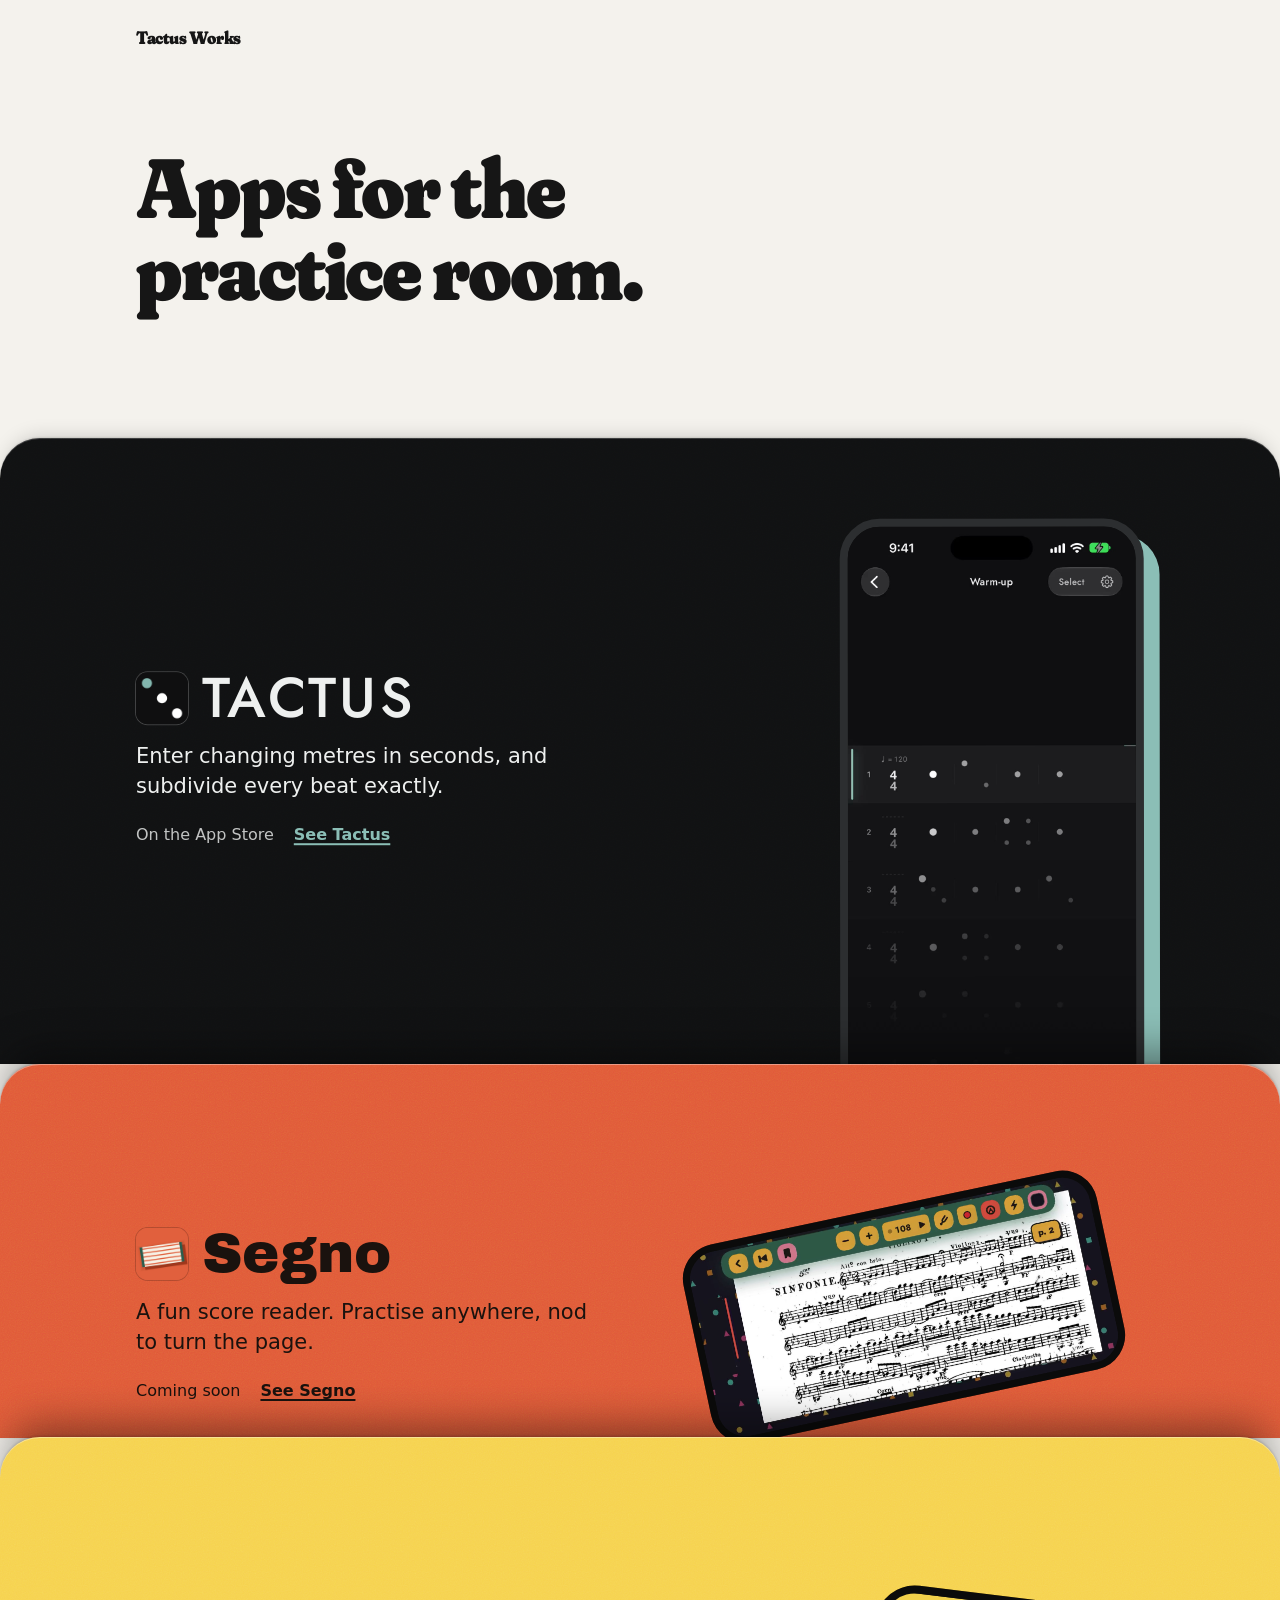
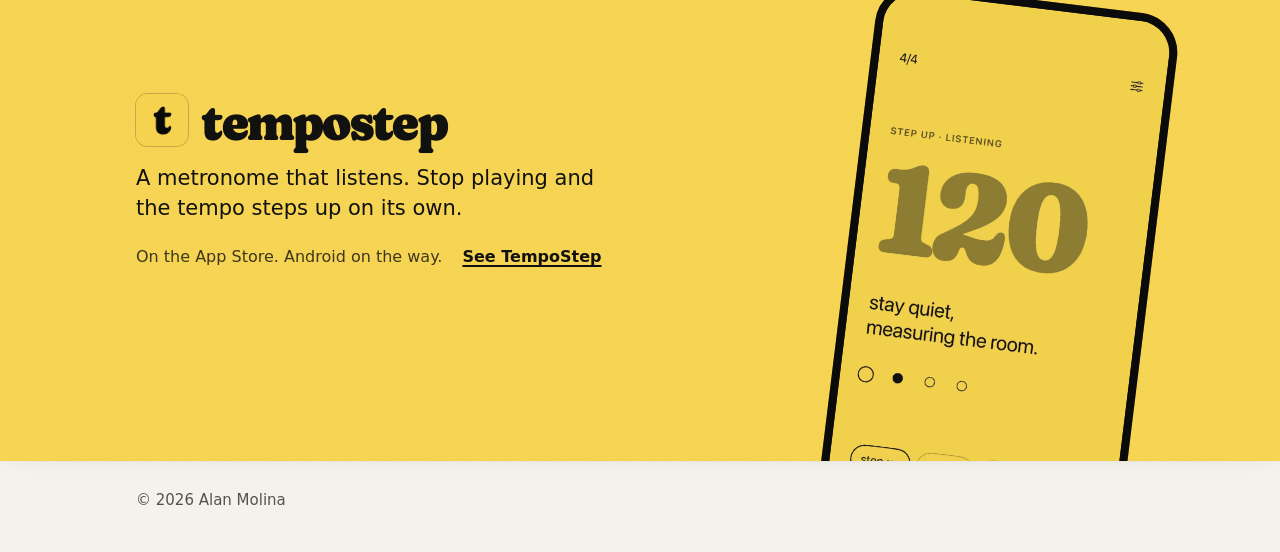
<file: index.html>
<!doctype html>
<html lang="en-NZ">
<head>
<meta charset="utf-8">
<meta name="viewport" content="width=device-width, initial-scale=1">
<title>Tactus Works</title>
<meta name="description" content="Tactus, Segno and TempoStep: practice apps for musicians, made by orchestral violinist Alan Molina.">
<link rel="canonical" href="https://tactusworks.com/">
<meta property="og:type" content="website">
<meta property="og:url" content="https://tactusworks.com/">
<meta property="og:site_name" content="Tactus Works">
<meta property="og:title" content="Tactus Works">
<meta property="og:description" content="Tactus, Segno and TempoStep: practice apps for musicians, made by orchestral violinist Alan Molina.">
<meta name="color-scheme" content="light dark">
<meta name="theme-color" content="#f4f2ed" media="(prefers-color-scheme: light)">
<meta name="theme-color" content="#121212" media="(prefers-color-scheme: dark)">
<link rel="icon" href="img/tactus.png" type="image/png">
<link rel="preload" href="fonts/fraunces-soft-black.woff2" as="font" type="font/woff2" crossorigin>
<style>
/* Tactus Works hub: one colour band per app, each phone on a tinted hard shadow,
   with scroll-driven motion. Fraunces for the hub's own words, each app's own title font for its name.
   All SIL OFL 1.1, self-hosted: Fraunces Soft Black from the TempoStep site, Archivo Black from the Segno app
   (Latin subset), Jost from the Tactus site. */
@font-face { font-family: "Fraunces"; font-weight: 900; font-display: swap; src: url("fonts/fraunces-soft-black.woff2") format("woff2"); }
@font-face { font-family: "Archivo Black"; font-weight: 400; font-display: swap; src: url("fonts/archivo-black.woff2") format("woff2"); }
@font-face { font-family: "Jost"; font-weight: 500; font-display: swap; src: url("fonts/jost-500.woff2") format("woff2"); }
:root {
  color-scheme: light dark;
  --bg: #f4f2ed; --fg: #161616; --soft: #55524c; --line: #dcd8cf;
  --tactus-bg: #101112; --tactus-fg: #eef0ef; --tactus-accent: #8bbeb6;
  --segno-bg: #e05a38; --segno-fg: #1a120e;
  --tempostep-bg: #f6d24f; --tempostep-fg: #111110;
  --display: "Fraunces", Georgia, serif;
  --display-set: normal;
  --display-wght: 900;
  --display-track: -.025em;
  --body: system-ui, -apple-system, "Segoe UI", Roboto, sans-serif;
}
.tactus h2 { font-family: "Jost", system-ui, sans-serif; font-variation-settings: normal; font-weight: 500; letter-spacing: .06em; margin-right: -.06em; text-transform: uppercase; }
/* Segno: "Segno" in Archivo Black, as in the app's own header (screenshot from the user, 16 Nov). */
.segno h2 { font-family: "Archivo Black", system-ui, sans-serif; font-variation-settings: normal; font-weight: 400; letter-spacing: 0; }
.tempostep h2 { text-transform: lowercase; }
@media (prefers-color-scheme: dark) { :root:not([data-theme="light"]) { --bg: #121212; --fg: #ecebe8; --soft: #a6a39c; --line: #2c2b29; color-scheme: dark; } }
:root[data-theme="dark"] { --bg: #121212; --fg: #ecebe8; --soft: #a6a39c; --line: #2c2b29; color-scheme: dark; }

* { box-sizing: border-box; }
html { -webkit-text-size-adjust: 100%; text-size-adjust: 100%; }
body { margin: 0; background: var(--bg); color: var(--fg); font: 400 1.0625rem/1.5 var(--body); -webkit-font-smoothing: antialiased; -moz-osx-font-smoothing: grayscale; }
.wrap { width: 100%; max-width: 68rem; margin: 0 auto; padding-left: max(1.25rem, env(safe-area-inset-left, 0px)); padding-right: max(1.25rem, env(safe-area-inset-right, 0px)); }
@media (min-width: 40rem) { .wrap { padding-left: max(2.5rem, env(safe-area-inset-left, 0px)); padding-right: max(2.5rem, env(safe-area-inset-right, 0px)); } }
.display { font-family: var(--display); font-variation-settings: var(--display-set); font-weight: var(--display-wght); letter-spacing: var(--display-track); }

header { padding: 1.5rem 0 clamp(4.5rem, 14vh, 8rem); }
.mark { margin: 0; font-size: 1.125rem; }
h1 { margin: clamp(3rem, 12vh, 6rem) 0 0; max-width: 11em; font-size: clamp(2.75rem, 11vw, 5.25rem); line-height: .98; text-wrap: balance; }

ul { list-style: none; margin: 0; padding: 0; }
/* --p and --c are set by the script on the few elements that use them, and don't inherit,
   so a scroll frame restyles those elements only, not every child of the band. */
@property --p { syntax: "<number>"; inherits: false; initial-value: 1; }
@property --c { syntax: "<number>"; inherits: false; initial-value: 0; }
.text, .phone { --p: 1; }
.app, .stage { --c: 0; }
.phone::before { --p: inherit; }
.app::after { --c: inherit; }
.app { display: block; overflow: hidden; background: var(--band-bg); color: var(--band-fg); text-decoration: none; -webkit-tap-highlight-color: transparent; }
.tactus { --band-bg: var(--tactus-bg); --band-fg: var(--tactus-fg); --shade: var(--tactus-accent); --tilt: -7deg; }
.segno { --band-bg: var(--segno-bg); --band-fg: var(--segno-fg); --shade: #8e2a12; --tilt: -12deg; }
.tempostep { --band-bg: var(--tempostep-bg); --band-fg: var(--tempostep-fg); --shade: #b8901a; --tilt: 7deg; }

.row { display: grid; gap: 2.5rem; padding-top: clamp(3rem, 8vw, 5rem); }
.text { min-width: 0; transform: translateY(calc((1 - var(--p)) * 1.5rem)); }
.name { display: flex; align-items: center; gap: .875rem; }
.name img { width: 3.25rem; height: 3.25rem; border-radius: 22.5%; box-shadow: 0 0 0 1px rgba(0,0,0,.2); }
.tactus .name img { box-shadow: 0 0 0 1px rgba(255,255,255,.2); }
h2 { margin: 0; font-size: clamp(2.5rem, 10vw, 3.5rem); line-height: .95; }
.line { margin: 1.125rem 0 0; max-width: 22em; font-size: clamp(1.125rem, 2.2vw, 1.3125rem); line-height: 1.4; text-wrap: pretty; }
.meta { display: flex; flex-wrap: wrap; align-items: baseline; gap: .25rem 1.25rem; margin: 1.375rem 0 0; font-size: 1rem; }
.status { opacity: .8; }
.segno .status { opacity: 1; }
.more { font-weight: 700; text-decoration: underline; text-decoration-thickness: 2px; text-underline-offset: .2em; }
.tactus .more { color: var(--tactus-accent); }

/* The phone: whole device, hard shadow tinted from the band, bottom tucked under the band edge. */
.stage { display: grid; justify-items: center; }
.phone { position: relative; isolation: isolate; width: min(15.5rem, 66vw); margin-bottom: -22%;
  transform: translateY(calc((1 - var(--p)) * 5rem)) rotate(calc((1 - var(--p)) * var(--tilt))); }
.phone::before { content: ""; position: absolute; inset: 0; z-index: -1; border-radius: 2.5rem; background: var(--shade);
  transform: translate(calc(var(--p) * 1rem), calc(var(--p) * 1rem)); }
.screen { display: block; width: 100%; height: auto; border: .5rem solid #0b0b0b; border-radius: 2.5rem; background: #0b0b0b; }
.tactus .screen { border-color: #2c2e30; }
/* Segno is read with the phone on its side, so its phone lies landscape and turns flat as it arrives. */
.segno .phone { width: min(100%, 30rem); margin-bottom: 0;
  transform: translateY(calc((1 - var(--p)) * 3rem)) rotate(calc((1 - var(--p)) * var(--tilt))) scale(calc(.88 + var(--p) * .12)); }
.segno .stage { padding-bottom: clamp(3rem, 8vw, 4.5rem); }

@media (min-width: 50rem) {
  .row { grid-template-columns: 1fr 19rem; align-items: center; gap: 3rem; }
  .text { padding-bottom: 4rem; }
  .stage { align-self: end; }
  .phone { width: 19rem; margin-bottom: -6rem; }
  .segno .row { grid-template-columns: 1fr 30rem; }
  .segno .text { padding-bottom: 0; }
  .segno .stage { align-self: center; padding-bottom: 4rem; }
  .segno .phone { width: 30rem; }
}
/* Stacking: each band pins once its bottom reaches the screen's bottom edge (JS sets --stick),
   and the next band slides up over it like a card. The covered band shrinks a touch and darkens (--c). */
main li { position: sticky; top: var(--stick, 0px); }
/* Depth: a lit top edge and a soft, layered cast shadow on the incoming band; the covered band leans
   back in perspective, darkens most where the new band's shadow falls, and its phone drifts (parallax).
   A faint paper grain keeps the flat colour from reading as plastic. */
main li .app { border-radius: 1.75rem 1.75rem 0 0;
  box-shadow: inset 0 1px 0 rgba(255,255,255,.35), 0 -1px 3px rgba(0,0,0,.18), 0 -1.25rem 2.5rem -.5rem rgba(0,0,0,.4); }
.app { position: relative; transform-origin: 50% 100%; transform: perspective(80rem) rotateX(calc(var(--c, 0) * 9deg)) scale(calc(1 - var(--c, 0) * .05)); }
.app::before { content: ""; position: absolute; inset: 0; border-radius: inherit; pointer-events: none; opacity: .22; mix-blend-mode: overlay;
  background-image: url("data:image/svg+xml,%3Csvg xmlns='http://www.w3.org/2000/svg' width='160' height='160'%3E%3Cfilter id='n'%3E%3CfeTurbulence type='fractalNoise' baseFrequency='.85' numOctaves='2' stitchTiles='stitch'/%3E%3C/filter%3E%3Crect width='100%25' height='100%25' filter='url(%23n)'/%3E%3C/svg%3E"); }
.app::after { content: ""; position: absolute; inset: 0; border-radius: inherit; z-index: 2; pointer-events: none; opacity: calc(var(--c, 0) * .85);
  background: linear-gradient(to top, rgba(0,0,0,.75), rgba(0,0,0,.3) 55%, rgba(0,0,0,.12)); }
/* The first band casts onto the page, not onto another band: keep its shadow short and light. */
main li:first-child .app { box-shadow: inset 0 1px 0 rgba(255,255,255,.18), 0 -1px 2px rgba(0,0,0,.1), 0 -.5rem 1.25rem -.5rem rgba(0,0,0,.18); }
.row { position: relative; z-index: 1; }
.stage { transform: translateY(calc(var(--c, 0) * -2.5rem)); }
@media (min-width: 50rem) { main li .app { border-radius: 2.5rem 2.5rem 0 0; } }
/* Clips: extra app screens stacked on the first one; the script fades them in turn while the band is in view. */
.lift { position: relative; }
/* Desktop hover: the phone lifts off its shadow. */
.lift { transition: transform .25s cubic-bezier(.23, 1, .32, 1); }
@media (hover: hover) and (pointer: fine) { .app:hover .lift { transform: translate(-.375rem, -.375rem); } .app:hover .more { text-decoration-thickness: 3px; } }
.app:focus-visible { outline: 3px solid var(--band-fg); outline-offset: -3px; }
@media (prefers-reduced-motion: reduce) { .text, .phone { --p: 1 !important; } .app, .stage { --c: 0 !important; } .lift { transition: none; } }
@media (prefers-reduced-motion: no-preference) { main li .app { will-change: transform; } }
@media (prefers-color-scheme: dark) { :root:not([data-theme="light"]) .tactus { box-shadow: inset 0 1px 0 var(--line); } }
:root[data-theme="dark"] .tactus { box-shadow: inset 0 1px 0 var(--line); }

footer { padding: 1.75rem 0 2.5rem; font-size: .9375rem; color: var(--soft); }
footer p { margin: 0; }
</style>
</head>
<body>
<header>
  <div class="wrap">
    <p class="mark display">Tactus Works</p>
    <h1 class="display">Apps for the practice room.</h1>
  </div>
</header>
<main>
  <ul>
    <li>
      <a class="app tactus" href="/tactus/" aria-labelledby="tactus-name tactus-status">
        <div class="wrap row">
          <div class="text">
            <div class="name"><img src="img/tactus.png" alt="" width="52" height="52"><h2 class="display" id="tactus-name">Tactus</h2></div>
            <p class="line">Enter changing metres in seconds, and subdivide every beat exactly.</p>
            <p class="meta"><span class="status" id="tactus-status">On the App Store</span><span class="more">See Tactus</span></p>
          </div>
          <div class="stage"><div class="phone"><div class="lift"><video class="screen clip" src="shots/tactus-clip.mp4" poster="shots/tactus-clip-poster.jpg" width="912" height="1982" muted loop playsinline preload="metadata" aria-label="Tactus: a beat in the Warm-up passage becomes a triplet, then three bars play"></video></div></div></div>
        </div>
      </a>
    </li>
    <li>
      <a class="app segno" href="/segno/" aria-labelledby="segno-name segno-status">
        <div class="wrap row">
          <div class="text">
            <div class="name"><img src="img/segno.png" alt="" width="52" height="52"><h2 class="display" id="segno-name">Segno</h2></div>
            <p class="line">A fun score reader. Practise anywhere, nod to turn the page.</p>
            <p class="meta"><span class="status" id="segno-status">Coming soon</span><span class="more">See Segno</span></p>
          </div>
          <div class="stage"><div class="phone"><div class="lift"><video class="screen clip" src="shots/segno-clip.mp4" poster="shots/segno-clip-poster.jpg" width="1440" height="664" muted loop playsinline preload="none" aria-label="Segno: a page of Beethoven's Fifth, scrolled, zoomed in and read along, phone on its side"></video></div></div></div>
        </div>
      </a>
    </li>
    <li>
      <a class="app tempostep" href="/tempostep/" aria-labelledby="tempostep-name tempostep-status">
        <div class="wrap row">
          <div class="text">
            <div class="name"><img src="img/tempostep.png" alt="" width="52" height="52"><h2 class="display" id="tempostep-name">TempoStep</h2></div>
            <p class="line">A metronome that listens. Stop playing and the tempo steps up on its own.</p>
            <p class="meta"><span class="status" id="tempostep-status">On the App Store. Android on the way.</span><span class="more">See TempoStep</span></p>
          </div>
          <div class="stage"><div class="phone"><div class="lift"><video class="screen clip" src="shots/tempostep-clip.mp4" poster="shots/tempostep-clip-poster.jpg" width="912" height="1976" muted loop playsinline preload="none" aria-label="TempoStep: listening at 120, counting down, stepping up to 125, then 130"></video></div></div></div>
        </div>
      </a>
    </li>
  </ul>
</main>
<footer><div class="wrap"><p>&copy; 2026 Alan Molina</p></div></footer>


<script>
// Scroll-driven entrance: --p goes from 0 (band just entering) to 1 (well in view), written on the band's
// .text and .phone only. Stacking: --stick pins each band by its bottom edge, so a band taller than the
// screen still shows whole. --c (0 to 1) is how far the next band has covered this one, written on the band
// and its .stage. Transform and opacity only. Reduced motion: --p stays 1, --c stays 0, clips don't play.
(function () {
  var still = window.matchMedia("(prefers-reduced-motion: reduce)").matches;
  var bands = [].slice.call(document.querySelectorAll(".app")).map(function (a) {
    return { a: a, li: a.parentNode, text: a.querySelector(".text"), phone: a.querySelector(".phone"),
      stage: a.querySelector(".stage"), clip: a.querySelector("video.clip") };
  });
  var queued = false;
  function ease(t) { return 1 - Math.pow(1 - t, 3); }
  function clamp(t) { return Math.min(1, Math.max(0, t)); }
  // Write a value only when it changes: each write restyles that element.
  function put(el, k, v) { if (el["_" + k] !== v) { el["_" + k] = v; el.style.setProperty(k, v); } }
  // A clip plays while it is on screen and its band is not mostly covered by the next one.
  function sync(v) {
    if (!v || still) return;
    if (v._seen && !v._covered) { if (v.paused) { var p = v.play(); if (p) p.catch(function () {}); } }
    else if (!v.paused) v.pause();
  }
  function update() {
    queued = false;
    var vh = window.innerHeight;
    // Read everything first, then write, so the browser lays out once per frame.
    var m = bands.map(function (b) { return { h: b.li.offsetHeight, top: b.a.getBoundingClientRect().top }; });
    bands.forEach(function (b, i) {
      put(b.li, "--stick", Math.min(0, vh - m[i].h) + "px");
      if (still) return;
      var p = ease(clamp((vh - m[i].top) / (vh * 0.65))).toFixed(3);
      var c = m[i + 1] ? clamp((vh - m[i + 1].top) / vh) : 0;
      put(b.text, "--p", p); put(b.phone, "--p", p);
      put(b.a, "--c", c.toFixed(3)); put(b.stage, "--c", c.toFixed(3));
      if (b.clip) { var cov = c > 0.85; if (b.clip._covered !== cov) { b.clip._covered = cov; sync(b.clip); } }
    });
  }
  function queue() { if (!queued) { queued = true; requestAnimationFrame(update); } }
  window.addEventListener("scroll", queue, { passive: true });
  window.addEventListener("resize", queue);
  // Coming back with the Back button restores the page from cache: measure again and restart what's in view.
  window.addEventListener("pageshow", function (e) {
    if (e.persisted) { update(); bands.forEach(function (b) { sync(b.clip); }); }
  });
  update();

  // Clips: start loading one screen early, play only while 40% in view.
  // If the browser refuses to play (Low Power), the poster (first frame) stays.
  if (still || !("IntersectionObserver" in window)) return;
  var early = new IntersectionObserver(function (es) {
    es.forEach(function (e) { if (e.isIntersecting) { e.target.preload = "auto"; early.unobserve(e.target); } });
  }, { rootMargin: "0px 0px 100% 0px" });
  var view = new IntersectionObserver(function (es) {
    es.forEach(function (e) { e.target._seen = e.isIntersecting; sync(e.target); });
  }, { threshold: 0.4 });
  bands.forEach(function (b) { if (b.clip) { early.observe(b.clip); view.observe(b.clip); } });
})();
</script>
<!-- Cloudflare Web Analytics --><script type='module' src='https://static.cloudflareinsights.com/beacon.min.js' data-cf-beacon='{"token": "8805b5622d8545b987d8adc947eb6213"}'></script><!-- End Cloudflare Web Analytics -->
</body>
</html>
</file>
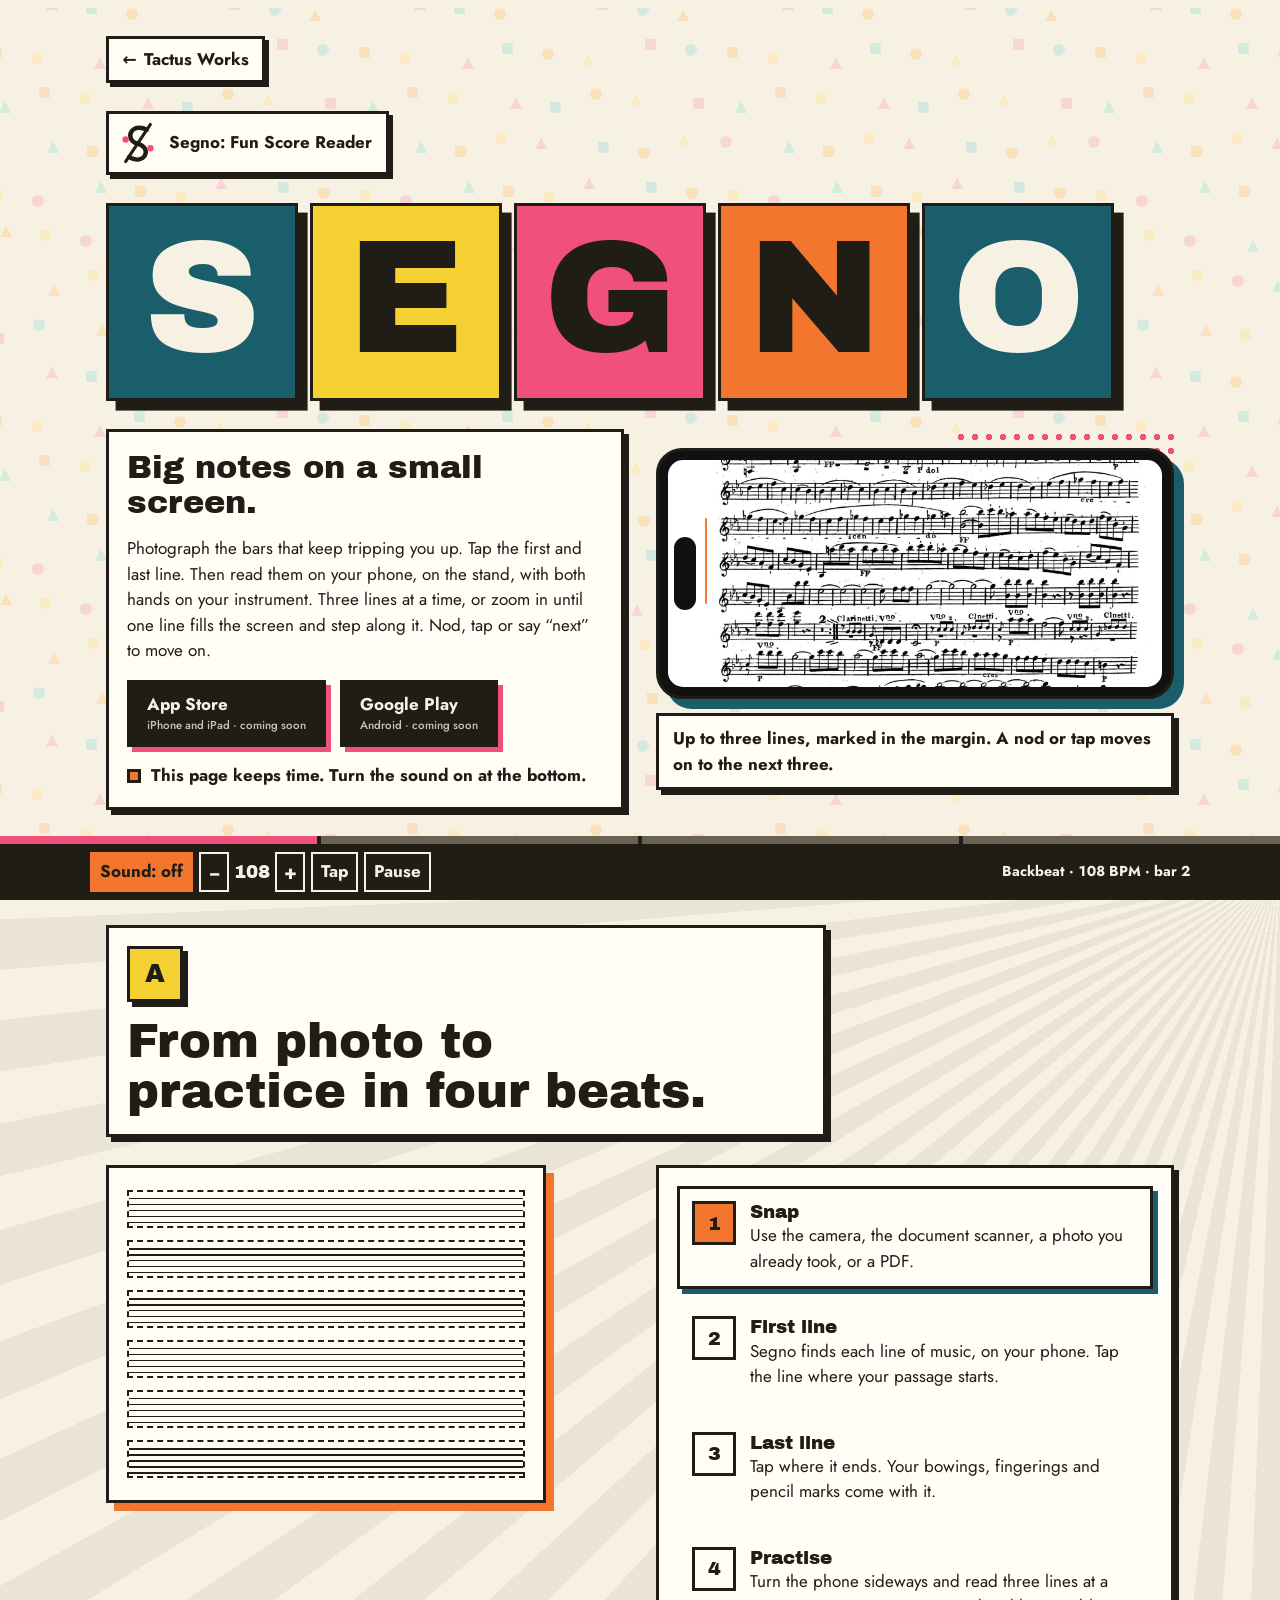
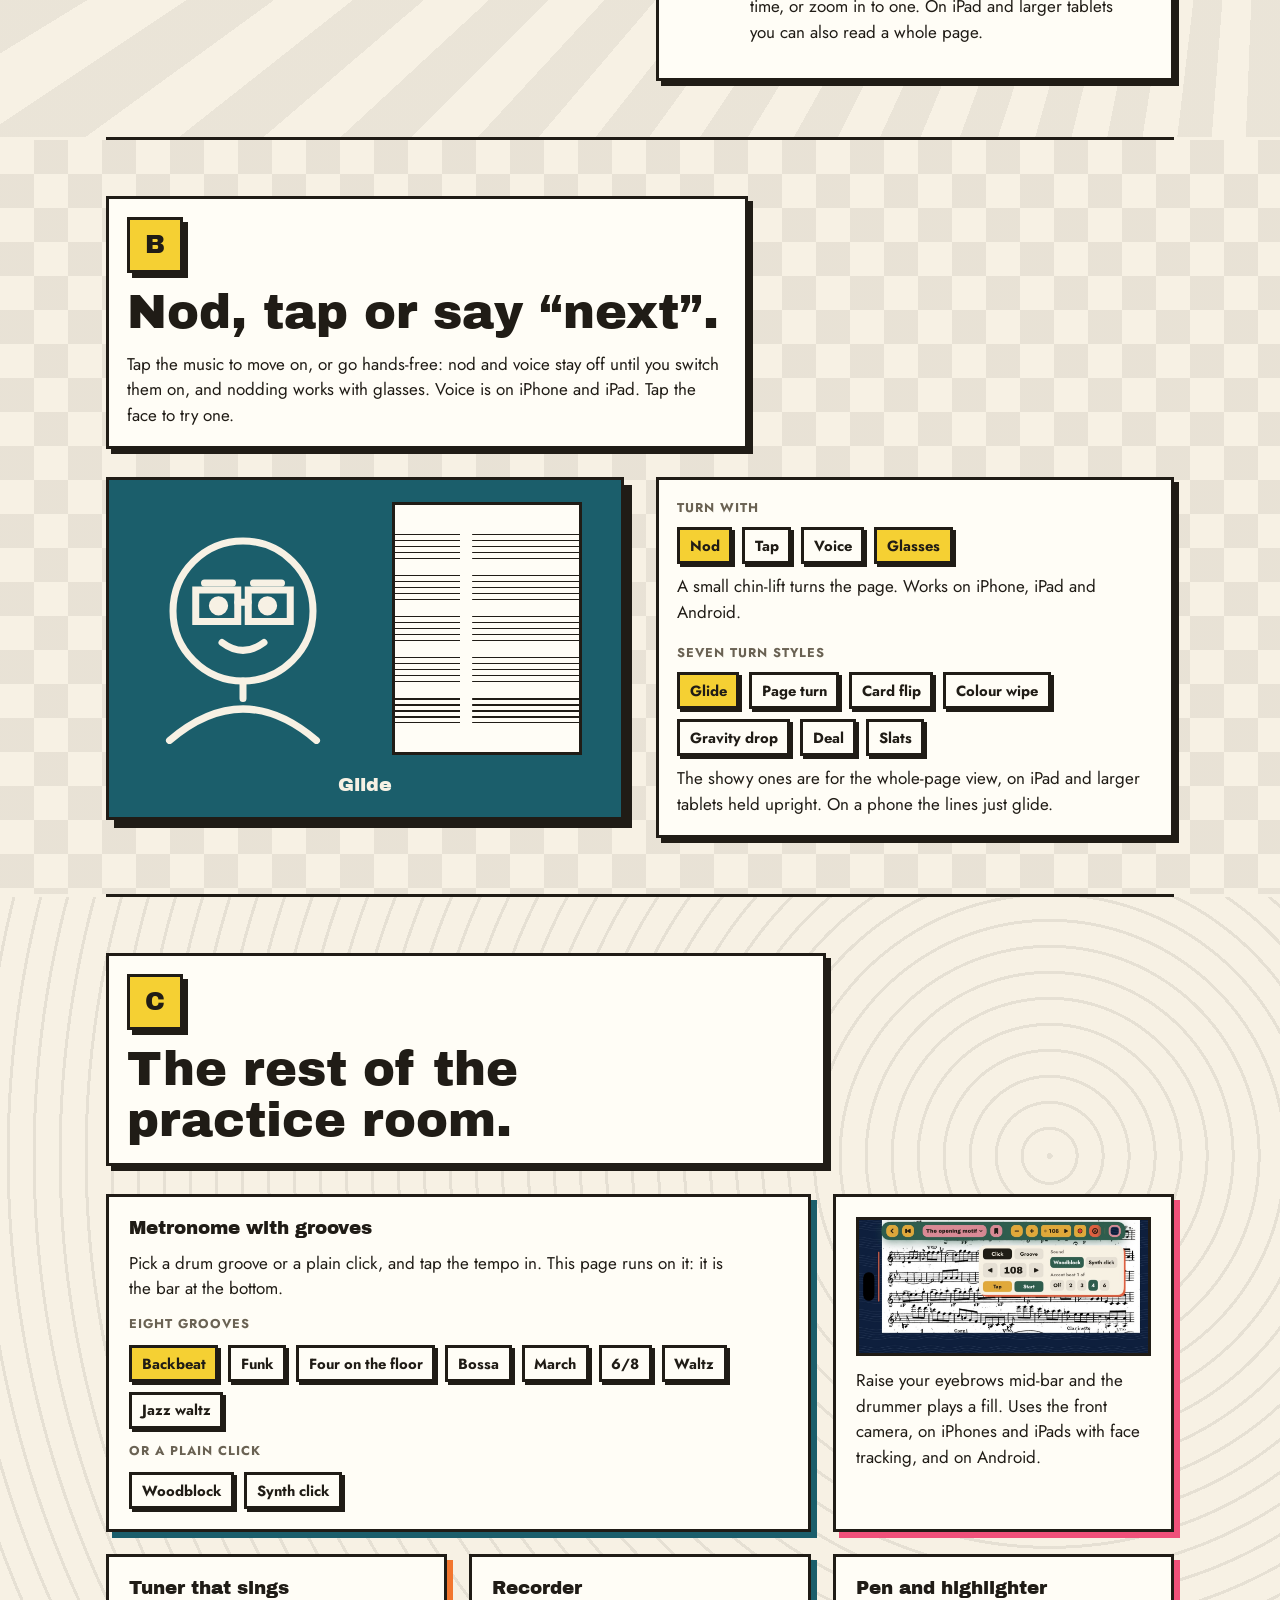
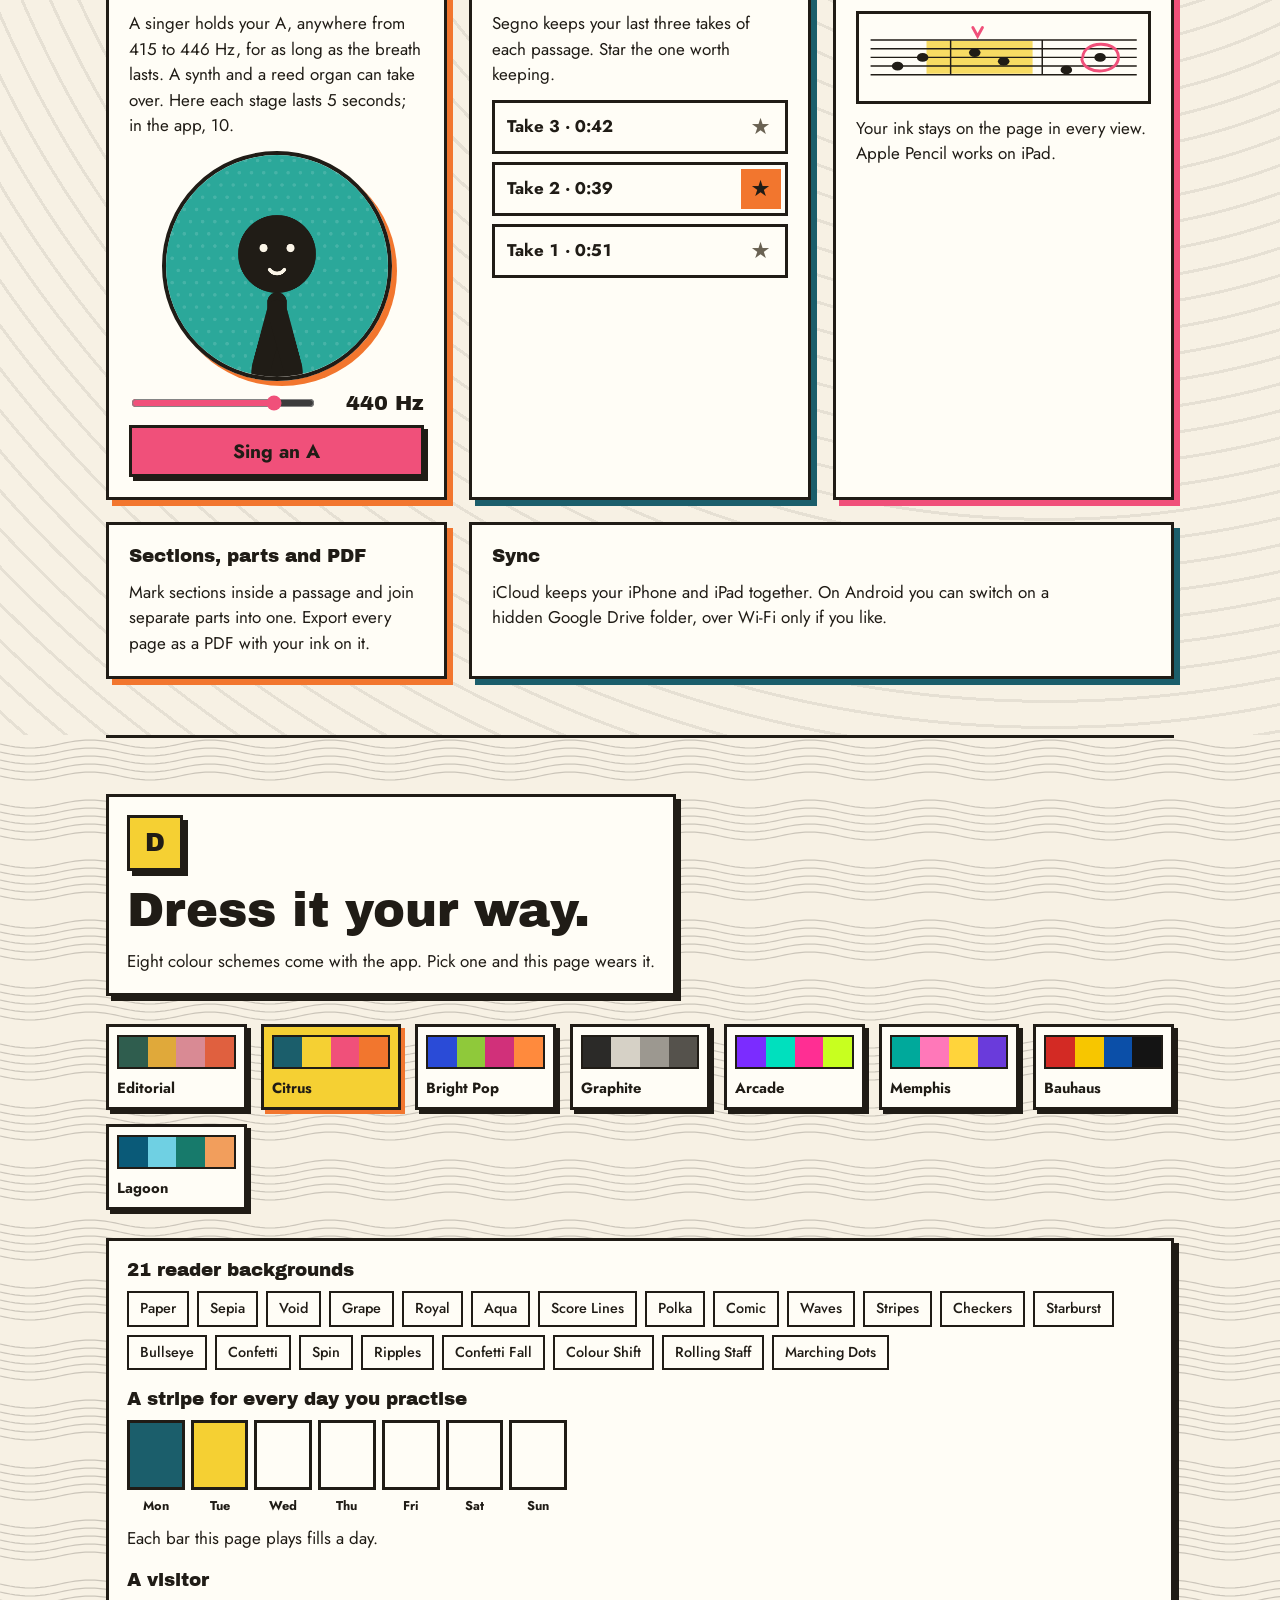
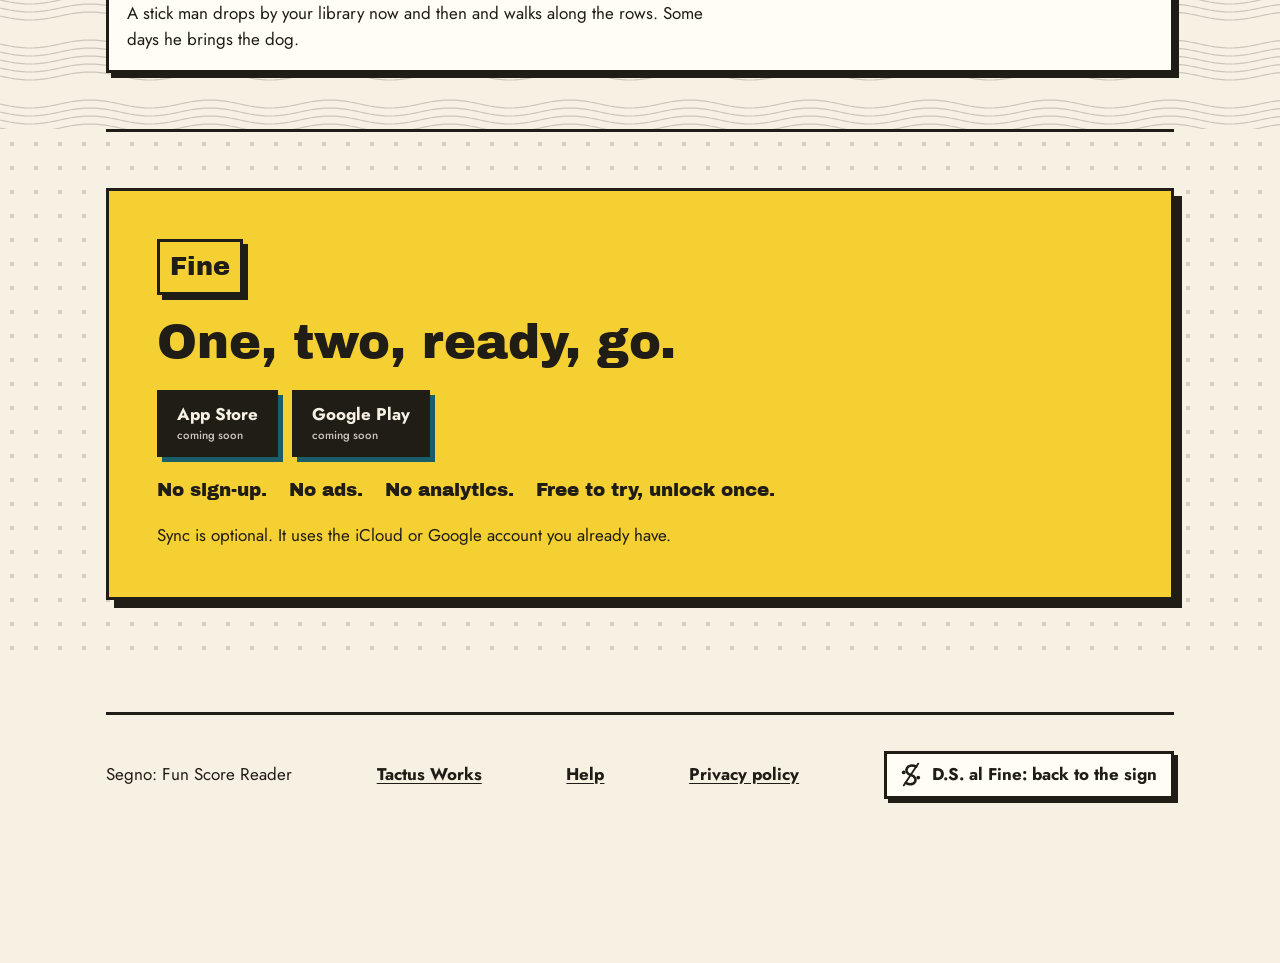
<file: segno/index.html>
<!doctype html>
<html lang="en-GB">
<head>
<meta charset="utf-8">
<meta name="viewport" content="width=device-width, initial-scale=1, viewport-fit=cover">
<title>Segno Keeps Time</title>
<meta name="description" content="Photograph the bars that keep tripping you up. Tap the first and last line. Then read them on your phone, on the stand, with both hands on your instrument. Nod, tap or say “next” to move on.">
<link rel="canonical" href="https://tactusworks.com/segno/">
<link rel="icon" type="image/png" sizes="32x32" href="img/favicon.png">
<link rel="apple-touch-icon" href="img/apple-touch-icon.png">
<style>
@font-face{font-family:"Archivo Black";font-weight:400;font-style:normal;font-display:swap;src:url("fonts/archivo-black.woff2") format("woff2")}
@font-face{font-family:"Jost";font-weight:400;font-style:normal;font-display:swap;src:url("fonts/jost-400.woff2") format("woff2")}
@font-face{font-family:"Jost";font-weight:500;font-style:normal;font-display:swap;src:url("fonts/jost-500.woff2") format("woff2")}
@font-face{font-family:"Jost";font-weight:700;font-style:normal;font-display:swap;src:url("fonts/jost-700.woff2") format("woff2")}
/* Layout: one score read top to bottom. Rehearsal marks A-D open each section, a metronome bar fixed at the bottom conducts every moving part. */
:root{
  --bg:#F7F1E4; --fg:#201C16; --line:#201C16; --card:#FFFDF6; --soft:#6A6253;
  --p:#1B5E6B; --s:#F5D033; --t:#F0507A; --a:#F2762E;
  --op:#F7F1E4; --os:#201C16; --ot:#201C16; --oa:#201C16;
  --pp:#FFFDF6; --pi:#201C16;
  --disp:"Archivo Black","Arial Black",Impact,sans-serif;
  --body:"Jost","Futura","Century Gothic",system-ui,sans-serif;
  --out:cubic-bezier(.23,1,.32,1); --inout:cubic-bezier(.77,0,.175,1);
  --barh:64px;
}
@media (prefers-color-scheme:dark){:root:not([data-theme="light"]){--bg:#16130F;--fg:#F7F1E4;--line:#F7F1E4;--card:#2A251D;--soft:#B5AC9A;color-scheme:dark}}
:root[data-theme="dark"]{--bg:#16130F;--fg:#F7F1E4;--line:#F7F1E4;--card:#2A251D;--soft:#B5AC9A;color-scheme:dark}
*{box-sizing:border-box}
body{background:var(--bg);color:var(--fg);font:400 1.0625rem/1.5 var(--body);padding-bottom:calc(var(--barh) + 56px)}
.wrap{max-width:1100px;margin:0 auto;padding-left:max(16px,env(safe-area-inset-left,0px));padding-right:max(16px,env(safe-area-inset-right,0px))}
h1,h2,h3,p,ul,ol{margin:0;padding:0}
ul,ol{list-style:none}
h2{font:400 clamp(1.7rem,5vw,3rem)/1.05 var(--disp);text-wrap:balance}
h3{font:400 1.15rem/1.2 var(--disp)}
p{max-width:60ch}
button{font:inherit;color:inherit;cursor:pointer}
:focus-visible{outline:3px solid var(--a);outline-offset:3px}
img{display:block}

/* blocks and buttons */
.blk{border:3px solid var(--line);background:var(--card);box-shadow:6px 6px 0 var(--line)}
.btn,.chip{border:3px solid var(--line);background:var(--card);box-shadow:4px 4px 0 var(--line);padding:.45em .8em;font-weight:700;transition:transform .1s var(--out),box-shadow .1s var(--out)}
.btn:active,.chip:active{transform:translate(3px,3px);box-shadow:1px 1px 0 var(--line)}
.chip{font-size:.92rem;padding:.3em .65em;box-shadow:3px 3px 0 var(--line)}
.chip[aria-pressed="true"]{background:var(--s);color:var(--os)}
.chips{display:flex;flex-wrap:wrap;gap:10px}
.lab{font-weight:700;font-size:.8rem;letter-spacing:.08em;text-transform:uppercase;color:var(--soft)}

/* hero */
.hero{padding-block:28px 56px;display:grid;gap:28px}
.top{display:flex;align-items:center;gap:12px;font-weight:700}
.sign{width:38px;height:46px;flex:none}
.logo{display:flex;gap:clamp(4px,1.2vw,12px);font:400 clamp(3rem,13vw,10rem)/1 var(--disp)}
.logo span{width:1.2em;padding:.08em 0 .12em;text-align:center;border:3px solid var(--line);box-shadow:.06em .06em 0 var(--line);transition:transform .16s var(--out)}
.logo span:nth-child(1),.logo span:nth-child(5){background:var(--p);color:var(--op)}
.logo span:nth-child(2){background:var(--s);color:var(--os)}
.logo span:nth-child(3){background:var(--t);color:var(--ot)}
.logo span:nth-child(4){background:var(--a);color:var(--oa)}
.logo span.hit{transform:translateY(-14%) rotate(-4deg)}
.hero-grid{display:grid;gap:32px;align-items:center}
.hero-copy{display:grid;gap:16px;min-width:0}
.sub{font:400 clamp(1.3rem,3.6vw,2rem)/1.1 var(--disp)}
.stores{display:flex;flex-wrap:wrap;gap:14px}
.store{display:inline-block;text-decoration:none;border:3px solid var(--line);background:var(--line);color:var(--bg);padding:.55em 1em;font-weight:700;box-shadow:5px 5px 0 var(--t);transition:transform .1s var(--out),box-shadow .1s var(--out)}
a.store:active{transform:translate(3px,3px);box-shadow:2px 2px 0 var(--t)}
.store small{display:block;font-weight:500;font-size:.72rem;opacity:.8}
.cue{font-weight:700;display:flex;gap:10px;align-items:center}
.cue i{width:14px;height:14px;background:var(--a);border:3px solid var(--line);flex:none}
.stand{position:relative;justify-self:center;width:min(100%,520px);display:grid;gap:14px}
.stand::before{content:"";position:absolute;right:-8px;top:-18px;width:44%;height:60%;background:radial-gradient(var(--t) 30%,transparent 33%) 0 0/14px 14px;z-index:0}
.phone{position:relative;z-index:1;border:3px solid var(--line);background:#111;padding:9px;border-radius:26px;box-shadow:10px 10px 0 var(--p)}
.phone img{width:100%;height:auto}
.scr{position:relative;overflow:hidden;border-radius:15px}
.scr::after{content:"";position:absolute;background:#111;border-radius:99px}
.land .scr::after{left:1.3%;top:34%;width:4.3%;height:32%}
.port .scr::after{top:1.3%;left:36%;width:28%;height:2.6%}
/* hero reader demo, as the app's reader: page view = up to 3 lines turned together, a bar in the
   margin beside them (PagePhotoLayout groups); close-up = one line, the rest faded toward the paper,
   moving one screen per stop and holding there, last stop flush right (Reflow.carousel) */
.rd{position:relative;aspect-ratio:1100/506;background:#fff;overflow:hidden}
.rdc{position:absolute;top:0;bottom:0;right:0;overflow:hidden}
.rdw{position:absolute;left:0;top:0;width:1400px;transform-origin:0 0;transition:transform .7s cubic-bezier(.15,.5,.5,1)}
.rd .rdw img{display:block;width:1400px;height:1130px;max-width:none}
.fd{position:absolute;left:0;width:1400px;background:rgba(255,255,255,.45);opacity:0;transition:opacity .3s,top .6s ease-in-out,height .6s ease-in-out}
.mk{position:absolute;border-radius:99px;background:#F2762E;box-shadow:0 0 0 2px #fff;transition:top .7s cubic-bezier(.15,.5,.5,1),height .7s cubic-bezier(.15,.5,.5,1),opacity .2s}
.rdcap{position:relative;z-index:1;font-weight:700;min-height:2.8em;margin:0}

/* sections */
section{padding-block:56px;border-top:3px solid var(--line);display:grid;gap:28px}
.head{display:grid;gap:14px}
.mark{display:inline-grid;place-items:center;min-width:56px;height:56px;padding:0 10px;justify-self:start;border:3px solid var(--line);background:var(--s);color:var(--os);font:400 1.6rem/1 var(--disp);box-shadow:5px 5px 0 var(--line)}
.two{display:grid;gap:32px;align-items:start}
.two>*{min-width:0}

/* A: photo to practice */
.sheet{position:relative;background:var(--pp);color:var(--pi);border:3px solid var(--line);box-shadow:8px 8px 0 var(--a);padding:22px 18px;display:grid;gap:12px;max-width:440px}
.ln{position:relative;height:38px;padding:6px 0;border:2px dashed transparent;background-color:transparent;transition:opacity .2s,background-color .15s}
.ln::before{content:"";display:block;height:25.5px;background:repeating-linear-gradient(var(--pi) 0 1.5px,transparent 1.5px 6px)}
.ln.found{border-color:var(--pi)}
.ln.sel{background-color:#F5D033;border-style:solid}
.ln.dim{opacity:.28}
.ln[data-tag]::after{content:attr(data-tag);position:absolute;right:-3px;top:-16px;background:var(--pi);color:var(--pp);font-weight:700;font-size:.72rem;padding:4px 9px;letter-spacing:.06em;text-transform:uppercase}
.flash{position:absolute;inset:0;background:#fff;opacity:0;pointer-events:none}
.steps{display:grid;gap:12px}
.steps li{display:grid;grid-template-columns:44px 1fr;gap:14px;align-items:start;padding:12px;border:3px solid transparent;transition:background-color .15s}
.steps li b{display:grid;place-items:center;width:44px;height:44px;border:3px solid var(--line);background:var(--card);font:400 1.2rem/1 var(--disp)}
.steps li.on{border-color:var(--line);background:var(--card);box-shadow:5px 5px 0 var(--p)}
.steps li.on b{background:var(--a);color:var(--oa)}

/* B: nod and turn */
.stage{display:grid;grid-template-columns:minmax(0,1fr) minmax(0,1fr);gap:20px;align-items:center;padding:22px;background:var(--p);color:var(--op);border:3px solid var(--line);box-shadow:8px 8px 0 var(--line)}
.who{position:relative;justify-self:center;width:min(100%,210px);background:none;border:0;padding:0;color:inherit}
.who svg{width:100%;height:auto;display:block}
.bubble{position:absolute;right:-6px;top:0;background:var(--s);color:var(--os);border:3px solid var(--line);padding:6px 12px;font:400 1.1rem/1.3 var(--disp);opacity:0;transform:scale(.9);transform-origin:0 100%}
.pg{position:relative;justify-self:center;width:min(100%,190px);aspect-ratio:3/4;overflow:hidden;border:3px solid var(--line);background:var(--line);perspective:700px}
.leaf{position:absolute;inset:0;background:var(--pp);color:var(--pi);padding:14px 12px;display:grid;align-content:space-evenly}
.leaf i{display:block;height:25.5px;background:repeating-linear-gradient(var(--pi) 0 1.5px,transparent 1.5px 6px)}
.leaf b{position:absolute;right:8px;bottom:4px;font:400 1.5rem/1 var(--disp)}
#cur{z-index:2}#nxt{z-index:1}
.wipe{position:absolute;inset:0;z-index:4;background:var(--a);transform:translateX(-101%)}
.slats{position:absolute;inset:0;z-index:4;display:grid;grid-template-rows:repeat(6,1fr);pointer-events:none}
.slats i{background:var(--s);transform:scaleY(0)}
.style-name{grid-column:1/-1;font:400 1.2rem/1 var(--disp);text-align:center}
.opts{display:grid;gap:18px}
.opts>div{display:grid;gap:10px}
/* App backgrounds, quiet (test: section B = the app's Checkers, 34 px cells). Full width behind
   the section, still, low contrast; the words sit on solid cards so the pattern never runs behind text. */
body{overflow-x:clip}
.bgp{position:relative;isolation:isolate}
.bgp::before{content:"";position:absolute;z-index:-1;top:0;bottom:0;left:calc(50% - 50vw);right:calc(50% - 50vw);pointer-events:none}
/* hero = Confetti (the app's seeded layout and hues, faded) */
#top.bgp::before{background:url("data:image/svg+xml,%3Csvg%20xmlns%3D%22http%3A//www.w3.org/2000/svg%22%20width%3D%22368%22%20height%3D%22368%22%3E%3Ccircle%20cx%3D%22-11%22%20cy%3D%22-9%22%20r%3D%226%22%20fill%3D%22%23FFD23F%22/%3E%3Ccircle%20cx%3D%22-11%22%20cy%3D%22359%22%20r%3D%226%22%20fill%3D%22%23FFD23F%22/%3E%3Ccircle%20cx%3D%22357%22%20cy%3D%22-9%22%20r%3D%226%22%20fill%3D%22%23FFD23F%22/%3E%3Ccircle%20cx%3D%22357%22%20cy%3D%22359%22%20r%3D%226%22%20fill%3D%22%23FFD23F%22/%3E%3Cpath%20d%3D%22M52%20-10L58%202L46%202Z%22%20fill%3D%22%23FF6B9D%22/%3E%3Cpath%20d%3D%22M52%20358L58%20370L46%20370Z%22%20fill%3D%22%23FF6B9D%22/%3E%3Crect%20x%3D%2286%22%20y%3D%22-5%22%20width%3D%2210.8%22%20height%3D%2210.8%22%20fill%3D%22%234ECDC4%22/%3E%3Crect%20x%3D%2286%22%20y%3D%22363%22%20width%3D%2210.8%22%20height%3D%2210.8%22%20fill%3D%22%234ECDC4%22/%3E%3Ccircle%20cx%3D%22132%22%20cy%3D%226%22%20r%3D%226%22%20fill%3D%22%23FF9F1C%22/%3E%3Ccircle%20cx%3D%22132%22%20cy%3D%22374%22%20r%3D%226%22%20fill%3D%22%23FF9F1C%22/%3E%3Cpath%20d%3D%22M195%20-14L201%20-2L189%20-2Z%22%20fill%3D%22%23FFD23F%22/%3E%3Cpath%20d%3D%22M195%20354L201%20366L189%20366Z%22%20fill%3D%22%23FFD23F%22/%3E%3Crect%20x%3D%22229%22%20y%3D%22-9%22%20width%3D%2210.8%22%20height%3D%2210.8%22%20fill%3D%22%23FF6B9D%22/%3E%3Crect%20x%3D%22229%22%20y%3D%22359%22%20width%3D%2210.8%22%20height%3D%2210.8%22%20fill%3D%22%23FF6B9D%22/%3E%3Ccircle%20cx%3D%22275%22%20cy%3D%222%22%20r%3D%226%22%20fill%3D%22%234ECDC4%22/%3E%3Ccircle%20cx%3D%22275%22%20cy%3D%22370%22%20r%3D%226%22%20fill%3D%22%234ECDC4%22/%3E%3Cpath%20d%3D%22M315%201L321%2013L309%2013Z%22%20fill%3D%22%23FF9F1C%22/%3E%3Cpath%20d%3D%22M315%20369L321%20381L309%20381Z%22%20fill%3D%22%23FF9F1C%22/%3E%3Crect%20x%3D%22-9%22%20y%3D%2239%22%20width%3D%2210.8%22%20height%3D%2210.8%22%20fill%3D%22%23FF9F1C%22/%3E%3Crect%20x%3D%22359%22%20y%3D%2239%22%20width%3D%2210.8%22%20height%3D%2210.8%22%20fill%3D%22%23FF9F1C%22/%3E%3Ccircle%20cx%3D%2237%22%20cy%3D%2250%22%20r%3D%226%22%20fill%3D%22%23FFD23F%22/%3E%3Cpath%20d%3D%22M100%2049L106%2061L94%2061Z%22%20fill%3D%22%23FF6B9D%22/%3E%3Crect%20x%3D%22134%22%20y%3D%2235%22%20width%3D%2210.8%22%20height%3D%2210.8%22%20fill%3D%22%234ECDC4%22/%3E%3Ccircle%20cx%3D%22180%22%20cy%3D%2246%22%20r%3D%226%22%20fill%3D%22%23FF9F1C%22/%3E%3Cpath%20d%3D%22M220%2045L226%2057L214%2057Z%22%20fill%3D%22%23FFD23F%22/%3E%3Crect%20x%3D%22277%22%20y%3D%2231%22%20width%3D%2210.8%22%20height%3D%2210.8%22%20fill%3D%22%23FF6B9D%22/%3E%3Ccircle%20cx%3D%22323%22%20cy%3D%2242%22%20r%3D%226%22%20fill%3D%22%234ECDC4%22/%3E%3Cpath%20d%3D%22M5%2093L11%20105L-1%20105Z%22%20fill%3D%22%234ECDC4%22/%3E%3Cpath%20d%3D%22M373%2093L379%20105L367%20105Z%22%20fill%3D%22%234ECDC4%22/%3E%3Crect%20x%3D%2239%22%20y%3D%2279%22%20width%3D%2210.8%22%20height%3D%2210.8%22%20fill%3D%22%23FF9F1C%22/%3E%3Ccircle%20cx%3D%2285%22%20cy%3D%2290%22%20r%3D%226%22%20fill%3D%22%23FFD23F%22/%3E%3Cpath%20d%3D%22M148%2089L154%20101L142%20101Z%22%20fill%3D%22%23FF6B9D%22/%3E%3Crect%20x%3D%22182%22%20y%3D%2294%22%20width%3D%2210.8%22%20height%3D%2210.8%22%20fill%3D%22%234ECDC4%22/%3E%3Ccircle%20cx%3D%22228%22%20cy%3D%2286%22%20r%3D%226%22%20fill%3D%22%23FF9F1C%22/%3E%3Cpath%20d%3D%22M268%2085L274%2097L262%2097Z%22%20fill%3D%22%23FFD23F%22/%3E%3Crect%20x%3D%22325%22%20y%3D%2290%22%20width%3D%2210.8%22%20height%3D%2210.8%22%20fill%3D%22%23FF6B9D%22/%3E%3Ccircle%20cx%3D%22-10%22%20cy%3D%22134%22%20r%3D%226%22%20fill%3D%22%23FF6B9D%22/%3E%3Ccircle%20cx%3D%22358%22%20cy%3D%22134%22%20r%3D%226%22%20fill%3D%22%23FF6B9D%22/%3E%3Cpath%20d%3D%22M53%20133L59%20145L47%20145Z%22%20fill%3D%22%234ECDC4%22/%3E%3Crect%20x%3D%2287%22%20y%3D%22138%22%20width%3D%2210.8%22%20height%3D%2210.8%22%20fill%3D%22%23FF9F1C%22/%3E%3Ccircle%20cx%3D%22133%22%20cy%3D%22130%22%20r%3D%226%22%20fill%3D%22%23FFD23F%22/%3E%3Cpath%20d%3D%22M173%20129L179%20141L167%20141Z%22%20fill%3D%22%23FF6B9D%22/%3E%3Crect%20x%3D%22230%22%20y%3D%22134%22%20width%3D%2210.8%22%20height%3D%2210.8%22%20fill%3D%22%234ECDC4%22/%3E%3Ccircle%20cx%3D%22276%22%20cy%3D%22145%22%20r%3D%226%22%20fill%3D%22%23FF9F1C%22/%3E%3Cpath%20d%3D%22M316%20125L322%20137L310%20137Z%22%20fill%3D%22%23FFD23F%22/%3E%3Crect%20x%3D%22-8%22%20y%3D%22182%22%20width%3D%2210.8%22%20height%3D%2210.8%22%20fill%3D%22%23FFD23F%22/%3E%3Crect%20x%3D%22360%22%20y%3D%22182%22%20width%3D%2210.8%22%20height%3D%2210.8%22%20fill%3D%22%23FFD23F%22/%3E%3Ccircle%20cx%3D%2238%22%20cy%3D%22193%22%20r%3D%226%22%20fill%3D%22%23FF6B9D%22/%3E%3Cpath%20d%3D%22M101%20173L107%20185L95%20185Z%22%20fill%3D%22%234ECDC4%22/%3E%3Crect%20x%3D%22135%22%20y%3D%22178%22%20width%3D%2210.8%22%20height%3D%2210.8%22%20fill%3D%22%23FF9F1C%22/%3E%3Ccircle%20cx%3D%22181%22%20cy%3D%22189%22%20r%3D%226%22%20fill%3D%22%23FFD23F%22/%3E%3Cpath%20d%3D%22M221%20169L227%20181L215%20181Z%22%20fill%3D%22%23FF6B9D%22/%3E%3Crect%20x%3D%22278%22%20y%3D%22174%22%20width%3D%2210.8%22%20height%3D%2210.8%22%20fill%3D%22%234ECDC4%22/%3E%3Ccircle%20cx%3D%22324%22%20cy%3D%22185%22%20r%3D%226%22%20fill%3D%22%23FF9F1C%22/%3E%3Cpath%20d%3D%22M6%20217L12%20229L0%20229Z%22%20fill%3D%22%23FF9F1C%22/%3E%3Cpath%20d%3D%22M374%20217L380%20229L368%20229Z%22%20fill%3D%22%23FF9F1C%22/%3E%3Crect%20x%3D%2240%22%20y%3D%22222%22%20width%3D%2210.8%22%20height%3D%2210.8%22%20fill%3D%22%23FFD23F%22/%3E%3Ccircle%20cx%3D%2286%22%20cy%3D%22233%22%20r%3D%226%22%20fill%3D%22%23FF6B9D%22/%3E%3Cpath%20d%3D%22M149%20232L155%20244L143%20244Z%22%20fill%3D%22%234ECDC4%22/%3E%3Crect%20x%3D%22183%22%20y%3D%22218%22%20width%3D%2210.8%22%20height%3D%2210.8%22%20fill%3D%22%23FF9F1C%22/%3E%3Ccircle%20cx%3D%22229%22%20cy%3D%22229%22%20r%3D%226%22%20fill%3D%22%23FFD23F%22/%3E%3Cpath%20d%3D%22M269%20228L275%20240L263%20240Z%22%20fill%3D%22%23FF6B9D%22/%3E%3Crect%20x%3D%22326%22%20y%3D%22233%22%20width%3D%2210.8%22%20height%3D%2210.8%22%20fill%3D%22%234ECDC4%22/%3E%3Ccircle%20cx%3D%22-9%22%20cy%3D%22277%22%20r%3D%226%22%20fill%3D%22%234ECDC4%22/%3E%3Ccircle%20cx%3D%22359%22%20cy%3D%22277%22%20r%3D%226%22%20fill%3D%22%234ECDC4%22/%3E%3Cpath%20d%3D%22M54%20276L60%20288L48%20288Z%22%20fill%3D%22%23FF9F1C%22/%3E%3Crect%20x%3D%2288%22%20y%3D%22262%22%20width%3D%2210.8%22%20height%3D%2210.8%22%20fill%3D%22%23FFD23F%22/%3E%3Ccircle%20cx%3D%22134%22%20cy%3D%22273%22%20r%3D%226%22%20fill%3D%22%23FF6B9D%22/%3E%3Cpath%20d%3D%22M174%20272L180%20284L168%20284Z%22%20fill%3D%22%234ECDC4%22/%3E%3Crect%20x%3D%22231%22%20y%3D%22277%22%20width%3D%2210.8%22%20height%3D%2210.8%22%20fill%3D%22%23FF9F1C%22/%3E%3Ccircle%20cx%3D%22277%22%20cy%3D%22269%22%20r%3D%226%22%20fill%3D%22%23FFD23F%22/%3E%3Cpath%20d%3D%22M317%20268L323%20280L311%20280Z%22%20fill%3D%22%23FF6B9D%22/%3E%3Crect%20x%3D%22-7%22%20y%3D%22325%22%20width%3D%2210.8%22%20height%3D%2210.8%22%20fill%3D%22%23FF6B9D%22/%3E%3Crect%20x%3D%22361%22%20y%3D%22325%22%20width%3D%2210.8%22%20height%3D%2210.8%22%20fill%3D%22%23FF6B9D%22/%3E%3Ccircle%20cx%3D%2239%22%20cy%3D%22317%22%20r%3D%226%22%20fill%3D%22%234ECDC4%22/%3E%3Cpath%20d%3D%22M102%20316L108%20328L96%20328Z%22%20fill%3D%22%23FF9F1C%22/%3E%3Crect%20x%3D%22136%22%20y%3D%22321%22%20width%3D%2210.8%22%20height%3D%2210.8%22%20fill%3D%22%23FFD23F%22/%3E%3Ccircle%20cx%3D%22182%22%20cy%3D%22313%22%20r%3D%226%22%20fill%3D%22%23FF6B9D%22/%3E%3Cpath%20d%3D%22M222%20312L228%20324L216%20324Z%22%20fill%3D%22%234ECDC4%22/%3E%3Crect%20x%3D%22279%22%20y%3D%22317%22%20width%3D%2210.8%22%20height%3D%2210.8%22%20fill%3D%22%23FF9F1C%22/%3E%3Ccircle%20cx%3D%22325%22%20cy%3D%22328%22%20r%3D%226%22%20fill%3D%22%23FFD23F%22/%3E%3C/svg%3E") 0 0/368px 368px;opacity:.2}
/* A = Starburst: 20 rays from the top-right corner */
#a.bgp::before{background:repeating-conic-gradient(from 180deg at 100% 0,color-mix(in srgb,var(--fg) 6%,transparent) 0 2.25deg,transparent 0 4.5deg)}
/* B = Checkers: 34 px cells */
#b.bgp::before{background:repeating-conic-gradient(color-mix(in srgb,var(--fg) 7%,transparent) 0 25%,transparent 0 50%) 0 0/68px 68px}
/* C = Bullseye: 3 px rings every 26 px, centred high on the right */
#c.bgp::before{background:repeating-radial-gradient(circle at 82% 18%,color-mix(in srgb,var(--fg) 8%,transparent) 0 3px,transparent 3px 26px)}
/* D = Rolling Staff, held still: five wavy lines, a group every 60 px */
#d.bgp::before{background:color-mix(in srgb,var(--fg) 20%,transparent);-webkit-mask:url("data:image/svg+xml,%3Csvg%20xmlns%3D%22http%3A//www.w3.org/2000/svg%22%20width%3D%22120%22%20height%3D%2260%22%3E%3Cpolyline%20points%3D%220%2C6.00%205%2C7.04%2010%2C8.00%2015%2C8.83%2020%2C9.46%2025%2C9.86%2030%2C10.00%2035%2C9.86%2040%2C9.46%2045%2C8.83%2050%2C8.00%2055%2C7.04%2060%2C6.00%2065%2C4.96%2070%2C4.00%2075%2C3.17%2080%2C2.54%2085%2C2.14%2090%2C2.00%2095%2C2.14%20100%2C2.54%20105%2C3.17%20110%2C4.00%20115%2C4.96%20120%2C6.00%22%20fill%3D%22none%22%20stroke%3D%22%23000%22%20stroke-width%3D%221.2%22/%3E%3Cpolyline%20points%3D%220%2C14.00%205%2C15.04%2010%2C16.00%2015%2C16.83%2020%2C17.46%2025%2C17.86%2030%2C18.00%2035%2C17.86%2040%2C17.46%2045%2C16.83%2050%2C16.00%2055%2C15.04%2060%2C14.00%2065%2C12.96%2070%2C12.00%2075%2C11.17%2080%2C10.54%2085%2C10.14%2090%2C10.00%2095%2C10.14%20100%2C10.54%20105%2C11.17%20110%2C12.00%20115%2C12.96%20120%2C14.00%22%20fill%3D%22none%22%20stroke%3D%22%23000%22%20stroke-width%3D%221.2%22/%3E%3Cpolyline%20points%3D%220%2C22.00%205%2C23.04%2010%2C24.00%2015%2C24.83%2020%2C25.46%2025%2C25.86%2030%2C26.00%2035%2C25.86%2040%2C25.46%2045%2C24.83%2050%2C24.00%2055%2C23.04%2060%2C22.00%2065%2C20.96%2070%2C20.00%2075%2C19.17%2080%2C18.54%2085%2C18.14%2090%2C18.00%2095%2C18.14%20100%2C18.54%20105%2C19.17%20110%2C20.00%20115%2C20.96%20120%2C22.00%22%20fill%3D%22none%22%20stroke%3D%22%23000%22%20stroke-width%3D%221.2%22/%3E%3Cpolyline%20points%3D%220%2C30.00%205%2C31.04%2010%2C32.00%2015%2C32.83%2020%2C33.46%2025%2C33.86%2030%2C34.00%2035%2C33.86%2040%2C33.46%2045%2C32.83%2050%2C32.00%2055%2C31.04%2060%2C30.00%2065%2C28.96%2070%2C28.00%2075%2C27.17%2080%2C26.54%2085%2C26.14%2090%2C26.00%2095%2C26.14%20100%2C26.54%20105%2C27.17%20110%2C28.00%20115%2C28.96%20120%2C30.00%22%20fill%3D%22none%22%20stroke%3D%22%23000%22%20stroke-width%3D%221.2%22/%3E%3Cpolyline%20points%3D%220%2C38.00%205%2C39.04%2010%2C40.00%2015%2C40.83%2020%2C41.46%2025%2C41.86%2030%2C42.00%2035%2C41.86%2040%2C41.46%2045%2C40.83%2050%2C40.00%2055%2C39.04%2060%2C38.00%2065%2C36.96%2070%2C36.00%2075%2C35.17%2080%2C34.54%2085%2C34.14%2090%2C34.00%2095%2C34.14%20100%2C34.54%20105%2C35.17%20110%2C36.00%20115%2C36.96%20120%2C38.00%22%20fill%3D%22none%22%20stroke%3D%22%23000%22%20stroke-width%3D%221.2%22/%3E%3C/svg%3E") 0 0/120px 60px;mask:url("data:image/svg+xml,%3Csvg%20xmlns%3D%22http%3A//www.w3.org/2000/svg%22%20width%3D%22120%22%20height%3D%2260%22%3E%3Cpolyline%20points%3D%220%2C6.00%205%2C7.04%2010%2C8.00%2015%2C8.83%2020%2C9.46%2025%2C9.86%2030%2C10.00%2035%2C9.86%2040%2C9.46%2045%2C8.83%2050%2C8.00%2055%2C7.04%2060%2C6.00%2065%2C4.96%2070%2C4.00%2075%2C3.17%2080%2C2.54%2085%2C2.14%2090%2C2.00%2095%2C2.14%20100%2C2.54%20105%2C3.17%20110%2C4.00%20115%2C4.96%20120%2C6.00%22%20fill%3D%22none%22%20stroke%3D%22%23000%22%20stroke-width%3D%221.2%22/%3E%3Cpolyline%20points%3D%220%2C14.00%205%2C15.04%2010%2C16.00%2015%2C16.83%2020%2C17.46%2025%2C17.86%2030%2C18.00%2035%2C17.86%2040%2C17.46%2045%2C16.83%2050%2C16.00%2055%2C15.04%2060%2C14.00%2065%2C12.96%2070%2C12.00%2075%2C11.17%2080%2C10.54%2085%2C10.14%2090%2C10.00%2095%2C10.14%20100%2C10.54%20105%2C11.17%20110%2C12.00%20115%2C12.96%20120%2C14.00%22%20fill%3D%22none%22%20stroke%3D%22%23000%22%20stroke-width%3D%221.2%22/%3E%3Cpolyline%20points%3D%220%2C22.00%205%2C23.04%2010%2C24.00%2015%2C24.83%2020%2C25.46%2025%2C25.86%2030%2C26.00%2035%2C25.86%2040%2C25.46%2045%2C24.83%2050%2C24.00%2055%2C23.04%2060%2C22.00%2065%2C20.96%2070%2C20.00%2075%2C19.17%2080%2C18.54%2085%2C18.14%2090%2C18.00%2095%2C18.14%20100%2C18.54%20105%2C19.17%20110%2C20.00%20115%2C20.96%20120%2C22.00%22%20fill%3D%22none%22%20stroke%3D%22%23000%22%20stroke-width%3D%221.2%22/%3E%3Cpolyline%20points%3D%220%2C30.00%205%2C31.04%2010%2C32.00%2015%2C32.83%2020%2C33.46%2025%2C33.86%2030%2C34.00%2035%2C33.86%2040%2C33.46%2045%2C32.83%2050%2C32.00%2055%2C31.04%2060%2C30.00%2065%2C28.96%2070%2C28.00%2075%2C27.17%2080%2C26.54%2085%2C26.14%2090%2C26.00%2095%2C26.14%20100%2C26.54%20105%2C27.17%20110%2C28.00%20115%2C28.96%20120%2C30.00%22%20fill%3D%22none%22%20stroke%3D%22%23000%22%20stroke-width%3D%221.2%22/%3E%3Cpolyline%20points%3D%220%2C38.00%205%2C39.04%2010%2C40.00%2015%2C40.83%2020%2C41.46%2025%2C41.86%2030%2C42.00%2035%2C41.86%2040%2C41.46%2045%2C40.83%2050%2C40.00%2055%2C39.04%2060%2C38.00%2065%2C36.96%2070%2C36.00%2075%2C35.17%2080%2C34.54%2085%2C34.14%2090%2C34.00%2095%2C34.14%20100%2C34.54%20105%2C35.17%20110%2C36.00%20115%2C36.96%20120%2C38.00%22%20fill%3D%22none%22%20stroke%3D%22%23000%22%20stroke-width%3D%221.2%22/%3E%3C/svg%3E") 0 0/120px 60px}
/* Fine = Polka: 4 px dots every 24 px */
#fine.bgp::before{background:radial-gradient(circle,color-mix(in srgb,var(--fg) 16%,transparent) 2px,transparent 2.5px) 0 0/24px 24px}
.hero .home{justify-self:start;display:inline-flex;align-items:center;gap:.4em;min-height:44px;text-decoration:none;color:inherit}
.hero .top{justify-self:start;background:var(--card);border:3px solid var(--line);box-shadow:4px 4px 0 var(--line);padding:6px 14px 6px 10px}
.rdcap.panel{padding:10px 14px}
.panel{background:var(--card);border:3px solid var(--line);box-shadow:5px 5px 0 var(--line);padding:18px}
.head.panel{justify-self:start;max-width:720px}
.note{min-height:3em}

/* C: tools */
.grid{display:grid;gap:22px;grid-template-columns:repeat(auto-fit,minmax(min(100%,300px),1fr))}
.tool{padding:20px;display:grid;gap:12px;align-content:start;min-width:0}
.tool:nth-child(3n+1){box-shadow:6px 6px 0 var(--p)}
.tool:nth-child(3n+2){box-shadow:6px 6px 0 var(--t)}
.tool:nth-child(3n){box-shadow:6px 6px 0 var(--a)}
.tool img{width:100%;height:auto;border:3px solid var(--line)}
.hz{display:flex;align-items:center;gap:12px}
.hz input{flex:1;min-width:0;accent-color:var(--t)}
.hz output{font:400 1.3rem/1 var(--disp);font-variant-numeric:tabular-nums;min-width:4.6em;text-align:right}
#sing{background:var(--t);color:var(--ot);font-size:1.2rem}
.singer{display:block;width:min(100%,230px);aspect-ratio:1;justify-self:center;border-radius:50%;border:4px solid #201C16;box-shadow:5px 5px 0 var(--a);cursor:pointer}
@keyframes sway{from{transform:rotate(-3deg)}to{transform:rotate(3deg)}}
@keyframes shake{from{transform:translateX(-1.5px)}to{transform:translateX(1.5px)}}
@keyframes note{from{transform:translate(132px,86px);opacity:0}15%{opacity:1}80%{opacity:1}to{transform:translate(186px,16px);opacity:0}}
@keyframes drip{from{transform:translateY(0)}to{transform:translateY(40px);opacity:0}}
.takes{display:grid;gap:8px}
.takes li{display:flex;align-items:center;gap:10px;border:3px solid var(--line);padding:4px 4px 4px 12px;font-weight:700;font-variant-numeric:tabular-nums}
.takes span{flex:1}
.takes button{width:40px;height:40px;border:0;background:none;font-size:1.4rem;line-height:1;color:var(--soft)}
.takes button[aria-pressed="true"]{background:var(--a);color:var(--oa)}
.ink{background:var(--pp);border:3px solid var(--line);display:block;width:100%;height:auto}

/* D: make it yours */
.pals{display:grid;gap:14px;grid-template-columns:repeat(auto-fill,minmax(132px,1fr))}
.pal{display:grid;gap:8px;padding:8px;text-align:left;font-weight:700;font-size:.92rem;border:3px solid var(--line);background:var(--card);box-shadow:4px 4px 0 var(--line);transition:transform .1s var(--out),box-shadow .1s var(--out)}
.pal:active{transform:translate(3px,3px);box-shadow:1px 1px 0 var(--line)}
.pal[aria-pressed="true"]{box-shadow:4px 4px 0 var(--a);background:var(--s);color:var(--os)}
.pal i{display:grid;grid-template-columns:repeat(4,1fr);height:34px;border:2px solid var(--line)}
.pal i u{display:block}
.bgs{display:flex;flex-wrap:wrap;gap:8px;font-size:.9rem;font-weight:500}
.bgs li{border:2px solid var(--line);padding:5px 11px}
.week{display:grid;grid-template-columns:repeat(7,1fr);gap:6px;max-width:440px}
.week li{display:grid;gap:6px;text-align:center;font-weight:700;font-size:.8rem}
.week li::before{content:"";height:64px;border:3px solid var(--line);background:var(--card);transition:background-color .15s}
.week li.on:nth-child(4n+1)::before{background:var(--p)}
.week li.on:nth-child(4n+2)::before{background:var(--s)}
.week li.on:nth-child(4n+3)::before{background:var(--t)}
.week li.on:nth-child(4n)::before{background:var(--a)}

/* Fine */
.fine{background:var(--s);color:var(--os);border:3px solid var(--line);box-shadow:8px 8px 0 var(--line);padding:clamp(22px,5vw,48px);display:grid;gap:22px}
.fine .store{box-shadow:5px 5px 0 var(--p);background:#201C16;color:#F7F1E4;border-color:#201C16}
.facts{display:flex;flex-wrap:wrap;gap:8px 22px;font:400 1.15rem/1.2 var(--disp)}
.legal{color:inherit;font-weight:700;text-decoration:underline;text-underline-offset:3px}.legal small{font-weight:500;opacity:.7;margin-left:4px}
footer{padding-block:36px;display:flex;flex-wrap:wrap;gap:16px;align-items:center;justify-content:space-between;border-top:3px solid var(--line);margin-top:56px}
.ds{display:inline-flex;align-items:center;gap:10px;background:var(--card)}
.ds svg{width:22px;height:27px}

/* transport bar */
.bar{position:fixed;left:0;right:0;bottom:0;z-index:20;background:var(--line);color:var(--bg);padding:0 max(16px,env(safe-area-inset-right,0px)) env(safe-area-inset-bottom,0px) max(16px,env(safe-area-inset-left,0px))}
.beats{display:flex;gap:4px;height:8px;margin:0 calc(-1 * max(16px,env(safe-area-inset-left,0px)))}
.beats i{flex:1;background:var(--soft)}
.beats i.on{background:var(--a)}
.beats i.on:first-child{background:var(--t)}
.ctl{max-width:1100px;margin:0 auto;height:calc(var(--barh) - 8px);display:flex;align-items:center;gap:6px}
.ctl button{height:40px;border:2px solid var(--bg);background:transparent;color:var(--bg);font-weight:700;padding:0 8px;white-space:nowrap;transition:transform .1s var(--out)}
.ctl button:active{transform:scale(.95)}
#go{background:var(--a);color:var(--oa);border-color:var(--a);min-width:98px}
.bpm{display:flex;align-items:center}
.bpm button{width:30px;padding:0;font-size:1.2rem}
.bpm output{width:46px;text-align:center;font:400 1.15rem/1 var(--disp);font-variant-numeric:tabular-nums}
#pause{min-width:62px}
@media (max-width:359px){#tap{display:none}}
.info{margin-left:auto;font-weight:700;font-size:.9rem;display:none;font-variant-numeric:tabular-nums}

@media (min-width:640px){.info{display:block}}
@media (min-width:860px){
  .hero-grid{grid-template-columns:1fr 1fr}
  .two{grid-template-columns:1fr 1fr}
  .wide{grid-column:span 2}
}
@media (hover:hover) and (pointer:fine){
  .btn:hover,.chip:hover,.pal:hover{transform:translate(-1px,-1px)}
  .btn:active,.chip:active,.pal:active{transform:translate(3px,3px)}
}
@media (prefers-reduced-motion:reduce){
  .logo span,.btn,.chip,.pal,.store,.rdw,.fd,.mk{transition:none}
  .logo span.hit{transform:none;outline:4px solid var(--fg)}
}
</style>
</head>
<body>

<div class="wrap">
<header class="hero bgp" id="top">
  <a class="btn home" href="../"><span aria-hidden="true">&larr;</span> Tactus Works</a>
  <div class="top">
    <svg class="sign" viewBox="0 0 42 52" aria-hidden="true"><path d="M31 11C14 2 4 22 21 27s7 25-10 15" fill="none" stroke="var(--fg)" stroke-width="5" stroke-linecap="round"/><path d="M35 5 7 47" stroke="var(--fg)" stroke-width="3.5" stroke-linecap="round"/><circle cx="7" cy="22" r="3.6" fill="var(--t)"/><circle cx="35" cy="32" r="3.6" fill="var(--t)"/></svg>
    <span>Segno: Fun Score Reader</span>
  </div>
  <h1 class="logo" aria-label="Segno"><span>S</span><span>E</span><span>G</span><span>N</span><span>O</span></h1>
  <div class="hero-grid">
    <div class="hero-copy panel">
      <p class="sub">Big notes on a small screen.</p>
      <p>Photograph the bars that keep tripping you up. Tap the first and last line. Then read them on your phone, on the stand, with both hands on your instrument. Three lines at a time, or zoom in until one line fills the screen and step along it. Nod, tap or say “next” to move on.</p>
      <div class="stores">
        <span class="store">App Store<small>iPhone and iPad · coming soon</small></span>
        <span class="store">Google Play<small>Android · coming soon</small></span>
      </div>
      <p class="cue"><i></i>This page keeps time. Turn the sound on at the bottom.</p>
    </div>
    <div class="stand">
      <div class="phone land"><div class="scr"><div class="rd" role="img" aria-label="Segno's reader on a phone turned sideways: three lines of a violin part, marked in the margin, move up three at a time; then the view zooms in to one line and moves along it one screen at a time.">
        <div class="rdc" id="rdc"><div class="rdw" id="rdw"><img src="img/lines.jpg" width="1400" height="1130" alt=""><i class="fd" id="fdT"></i><i class="fd" id="fdB"></i></div></div><i class="mk" id="mk"></i></div></div></div>
      <p class="rdcap panel" id="rdcap">Up to three lines, marked in the margin. A nod or tap moves on to the next three.</p>
    </div>
  </div>
</header>

<section id="a" class="bgp">
  <div class="head panel"><div class="mark tick">A</div><h2>From photo to practice in four beats.</h2></div>
  <div class="two">
    <div class="sheet" id="sheet" aria-hidden="true">
      <div class="ln found dim"></div><div class="ln found sel" data-tag="first"></div><div class="ln found sel"></div><div class="ln found sel" data-tag="last"></div><div class="ln found dim"></div><div class="ln found dim"></div>
      <div class="flash"></div>
    </div>
    <ol class="steps panel" id="steps">
      <li><b>1</b><div><h3>Snap</h3><p>Use the camera, the document scanner, a photo you already took, or a PDF.</p></div></li>
      <li><b>2</b><div><h3>First line</h3><p>Segno finds each line of music, on your phone. Tap the line where your passage starts.</p></div></li>
      <li><b>3</b><div><h3>Last line</h3><p>Tap where it ends. Your bowings, fingerings and pencil marks come with it.</p></div></li>
      <li class="on"><b>4</b><div><h3>Practise</h3><p>Turn the phone sideways and read three lines at a time, or zoom in to one. On iPad and larger tablets you can also read a whole page.</p></div></li>
    </ol>
  </div>
</section>

<section id="b" class="bgp">
  <div class="head panel"><div class="mark tick">B</div><h2>Nod, tap or say “next”.</h2>
  <p>Tap the music to move on, or go hands-free: nod and voice stay off until you switch them on, and nodding works with glasses. Voice is on iPhone and iPad. Tap the face to try one.</p></div>
  <div class="two">
    <div class="stage">
      <button class="who" id="who" aria-label="Turn the page">
        <svg viewBox="0 0 120 132" fill="none" stroke="currentColor" stroke-width="4" stroke-linecap="round" aria-hidden="true">
          <path d="M18 130q42-36 84 0M60 96v10"/><circle cx="60" cy="56" r="40"/>
          <g id="face"><g id="brows"><path d="M38 40h16M66 40h16"/></g><circle cx="46" cy="53" r="3.5" fill="currentColor"/><circle cx="74" cy="53" r="3.5" fill="currentColor"/><path d="M48 74q12 9 24 0"/>
          <g id="specs"><rect x="33" y="44" width="24" height="18"/><rect x="63" y="44" width="24" height="18"/><path d="M57 51h6"/></g></g>
        </svg>
        <span class="bubble" id="bubble">next</span>
      </button>
      <div class="pg" id="pg" aria-hidden="true">
        <div class="leaf" id="nxt"><i></i><i></i><i></i><i></i><i></i><b>2</b></div>
        <div class="leaf" id="cur"><i></i><i></i><i></i><i></i><i></i><b>1</b></div>
        <div class="wipe" id="wipe"></div>
        <div class="slats" id="slats"><i></i><i></i><i></i><i></i><i></i><i></i></div>
      </div>
      <div class="style-name" id="sname" aria-live="polite">Glide</div>
    </div>
    <div class="opts panel">
      <div><span class="lab">Turn with</span>
        <div class="chips" id="trig"><button class="chip" aria-pressed="true">Nod</button><button class="chip" aria-pressed="false">Tap</button><button class="chip" aria-pressed="false">Voice</button><button class="chip" id="gl" aria-pressed="true">Glasses</button></div>
        <p class="note" id="tnote">A small chin-lift turns the page. Works on iPhone, iPad and Android.</p></div>
      <div><span class="lab">Seven turn styles</span>
        <div class="chips" id="styles"></div>
        <p>The showy ones are for the whole-page view, on iPad and larger tablets held upright. On a phone the lines just glide.</p></div>
    </div>
  </div>
</section>

<section id="c" class="bgp">
  <div class="head panel"><div class="mark tick">C</div><h2>The rest of the practice room.</h2></div>
  <div class="grid">
    <div class="tool blk wide">
      <h3>Metronome with grooves</h3>
      <p>Pick a drum groove or a plain click, and tap the tempo in. This page runs on it: it is the bar at the bottom.</p>
      <span class="lab">Eight grooves</span>
      <div class="chips" id="grooves"></div>
      <span class="lab">Or a plain click</span>
      <div class="chips" id="click"></div>
    </div>
    <div class="tool blk">
      <img src="img/ios-04-metronome.jpg" width="1100" height="506" alt="The metronome open over a page of music, set to 108 beats a minute">
      <p>Raise your eyebrows mid-bar and the drummer plays a fill. Uses the front camera, on iPhones and iPads with face tracking, and on Android.</p>
    </div>
    <div class="tool blk">
      <h3>Tuner that sings</h3>
      <p>A singer holds your A, anywhere from 415 to 446 Hz, for as long as the breath lasts. A synth and a reed organ can take over. Here each stage lasts 5 seconds; in the app, 10.</p>
      <canvas class="singer" id="singer" width="460" height="460" role="img" aria-label="The tuner's singer, in its round window"></canvas>
      <div class="hz"><input type="range" id="hz" min="415" max="446" value="440" aria-label="Pitch of A in hertz"><output id="hzo" for="hz">440 Hz</output></div>
      <button class="btn" id="sing" aria-pressed="false">Sing an A</button>
    </div>
    <div class="tool blk">
      <h3>Recorder</h3>
      <p>Segno keeps your last three takes of each passage. Star the one worth keeping.</p>
      <ul class="takes" id="takes">
        <li><span>Take 3 · 0:42</span><button aria-pressed="false" aria-label="Star take 3">★</button></li>
        <li><span>Take 2 · 0:39</span><button aria-pressed="true" aria-label="Star take 2">★</button></li>
        <li><span>Take 1 · 0:51</span><button aria-pressed="false" aria-label="Star take 1">★</button></li>
      </ul>
    </div>
    <div class="tool blk">
      <h3>Pen and highlighter</h3>
      <svg class="ink" viewBox="0 0 300 90" role="img" aria-label="A stave with a highlighted bar and a pencilled circle">
        <path d="M70 45h110" stroke="#F5D033" stroke-width="34" opacity=".75"/>
        <path d="M12 27h276M12 36h276M12 45h276M12 54h276M12 63h276M95 27v36M190 27v36" stroke="#201C16" stroke-width="1.5"/>
        <g fill="#201C16"><ellipse cx="40" cy="54" rx="6" ry="4.5"/><ellipse cx="66" cy="45" rx="6" ry="4.5"/><ellipse cx="120" cy="40" rx="6" ry="4.5"/><ellipse cx="150" cy="49" rx="6" ry="4.5"/><ellipse cx="215" cy="58" rx="6" ry="4.5"/><ellipse cx="250" cy="45" rx="6" ry="4.5"/></g>
        <path d="M232 45c0-17 36-19 37-1s-34 21-38 3" fill="none" stroke="#F0507A" stroke-width="3" stroke-linecap="round"/>
        <path d="M118 14l5 9 5-9" fill="none" stroke="#F0507A" stroke-width="3" stroke-linecap="round"/>
      </svg>
      <p>Your ink stays on the page in every view. Apple Pencil works on iPad.</p>
    </div>
    <div class="tool blk">
      <h3>Sections, parts and PDF</h3>
      <p>Mark sections inside a passage and join separate parts into one. Export every page as a PDF with your ink on it.</p>
    </div>
    <div class="tool blk wide">
      <h3>Sync</h3>
      <p>iCloud keeps your iPhone and iPad together. On Android you can switch on a hidden Google Drive folder, over Wi-Fi only if you like.</p>
    </div>
  </div>
</section>

<section id="d" class="bgp">
  <div class="head panel"><div class="mark tick">D</div><h2>Dress it your way.</h2>
  <p>Eight colour schemes come with the app. Pick one and this page wears it.</p></div>
  <div class="pals" id="pals"></div>
  <div>
    <div class="opts panel">
      <div><h3>21 reader backgrounds</h3>
        <ul class="bgs" id="bgs"></ul></div>
      <div><h3>A stripe for every day you practise</h3>
        <ul class="week" id="week"><li class="on">Mon</li><li class="on">Tue</li><li>Wed</li><li class="on">Thu</li><li class="on">Fri</li><li>Sat</li><li>Sun</li></ul>
        <p>Each bar this page plays fills a day.</p></div>
      <div><h3>A visitor</h3><p>A stick man drops by your library now and then and walks along the rows. Some days he brings the dog.</p></div>
    </div>
  </div>
</section>

<section id="fine" class="bgp">
  <div class="fine">
    <div class="mark">Fine</div>
    <h2>One, two, ready, go.</h2>
    <div class="stores">
      <span class="store">App Store<small>coming soon</small></span>
      <span class="store">Google Play<small>coming soon</small></span>
    </div>
    <p class="facts"><span>No sign-up.</span><span>No ads.</span><span>No analytics.</span><span>Free to try, unlock once.</span></p>
    <p>Sync is optional. It uses the iCloud or Google account you already have.</p>
  </div>
</section>

<footer>
  <span>Segno: Fun Score Reader</span>
  <a class="legal" href="../">Tactus Works</a>
  <a class="legal" href="manual/">Help</a>
  <a class="legal" href="privacy/">Privacy policy</a>
  <button class="btn ds" id="ds"><svg viewBox="0 0 42 52" aria-hidden="true"><path d="M31 11C14 2 4 22 21 27s7 25-10 15" fill="none" stroke="currentColor" stroke-width="5" stroke-linecap="round"/><path d="M35 5 7 47" stroke="currentColor" stroke-width="3.5" stroke-linecap="round"/><circle cx="7" cy="22" r="3.6" fill="currentColor"/><circle cx="35" cy="32" r="3.6" fill="currentColor"/></svg>D.S. al Fine: back to the sign</button>
</footer>
</div>

<div class="bar" role="group" aria-label="Metronome">
  <div class="beats" id="beats" aria-hidden="true"></div>
  <div class="ctl">
    <button id="go" aria-pressed="false">Sound: off</button>
    <div class="bpm"><button id="dn" aria-label="Slower">−</button><output id="bpmo" aria-label="Beats per minute">108</output><button id="up" aria-label="Faster">+</button></div>
    <button id="tap">Tap</button>
    <button id="pause">Pause</button>
    <span class="info" id="info">Backbeat · 108 BPM</span>
  </div>
</div>

<script>
(function(){
const $=s=>document.querySelector(s), $$=s=>[...document.querySelectorAll(s)];
const RM=matchMedia('(prefers-reduced-motion: reduce)').matches;
const OUT='cubic-bezier(.23,1,.32,1)', INOUT='cubic-bezier(.77,0,.175,1)';
const INK='#201C16', PAPER='#F7F1E4';

/* ---------- palettes ---------- */
const PALS=[['Editorial','2F5D4E','E0A93A','D98A94','E0603F'],['Citrus','1B5E6B','F5D033','F0507A','F2762E'],['Bright Pop','2A4BD7','8FC93A','D1307A','FF8A3D'],['Graphite','2B2A28','D6D1C6','9C9890','55524C'],['Arcade','7B2CFF','00E0BE','FF2E93','C8FF1F'],['Memphis','00A99B','FF78B9','FFD43B','6A3BDB'],['Bauhaus','D32A24','F7C600','0B4FA8','141414'],['Lagoon','0A5A78','6FD0E3','177A6B','F29E5C']];
const on=h=>{const n=parseInt(h,16),f=v=>{v/=255;return v<=.03928?v/12.92:Math.pow((v+.055)/1.055,2.4)},L=.2126*f(n>>16)+.7152*f(n>>8&255)+.0722*f(n&255);return (L+.05)/.062>.93/(L+.05)?INK:PAPER};
function setPal(i){
  const p=PALS[i], r=document.documentElement.style;
  ['p','s','t','a'].forEach((k,j)=>{r.setProperty('--'+k,'#'+p[j+1]);r.setProperty('--o'+k,on(p[j+1]))});
  $$('.pal').forEach((b,j)=>b.setAttribute('aria-pressed',j===i));
  try{localStorage.setItem('segno-pal',i)}catch(e){}
}
PALS.forEach((p,i)=>{
  const b=document.createElement('button');b.className='pal';b.id='pal'+i;
  b.innerHTML='<i>'+p.slice(1).map(c=>'<u style="background:#'+c+'"></u>').join('')+'</i>'+p[0];
  b.onclick=()=>{setPal(i);blip(520+i*60)};$('#pals').append(b);
});
let saved=1;try{const v=localStorage.getItem('segno-pal');if(v!==null&&PALS[+v])saved=+v}catch(e){}
setPal(saved);
$('#bgs').innerHTML='Paper,Sepia,Void,Grape,Royal,Aqua,Score Lines,Polka,Comic,Waves,Stripes,Checkers,Starburst,Bullseye,Confetti,Spin,Ripples,Confetti Fall,Colour Shift,Rolling Staff,Marching Dots'.split(',').map(n=>'<li>'+n+'</li>').join('');

/* ---------- audio ---------- */
let ctx=null, master=null, noise=null, sound=false;
function audio(){
  if(ctx)return ctx;
  // iPhone's silent switch mutes web audio unless the page asks for a playback session.
  try{if(navigator.audioSession)navigator.audioSession.type='playback'}catch(e){}
  try{
    ctx=new (window.AudioContext||window.webkitAudioContext)();
    master=ctx.createGain();master.gain.value=sound?.8:0;master.connect(ctx.destination);
    noise=ctx.createBuffer(1,ctx.sampleRate*.3,ctx.sampleRate);
    const d=noise.getChannelData(0);for(let i=0;i<d.length;i++)d[i]=Math.random()*2-1;
  }catch(e){ctx=null}
  return ctx;
}
const live=()=>!!ctx&&ctx.state==='running';
const now=()=>live()?ctx.currentTime:performance.now()/1000;
function tone(t,type,f0,f1,dur,vol){
  const o=ctx.createOscillator(),g=ctx.createGain();
  o.type=type;o.frequency.setValueAtTime(f0,t);if(f1)o.frequency.exponentialRampToValueAtTime(f1,t+dur);
  g.gain.setValueAtTime(vol,t);g.gain.exponentialRampToValueAtTime(.001,t+dur);
  o.connect(g).connect(master);o.start(t);o.stop(t+dur+.02);
}
function hiss(t,freq,dur,vol){
  const s=ctx.createBufferSource(),f=ctx.createBiquadFilter(),g=ctx.createGain();
  s.buffer=noise;f.type='highpass';f.frequency.value=freq;
  g.gain.setValueAtTime(vol,t);g.gain.exponentialRampToValueAtTime(.001,t+dur);
  s.connect(f).connect(g).connect(master);s.start(t);s.stop(t+dur+.02);
}
const kick=t=>tone(t,'sine',150,45,.14,.9), snare=t=>{hiss(t,1500,.12,.5);tone(t,'triangle',190,120,.08,.4)}, hat=t=>hiss(t,7000,.035,.22);
const click=(t,acc,syn)=>syn?tone(t,'square',acc?880:660,0,.06,.16):tone(t,'triangle',acc?1500:1100,0,.05,.5);
function blip(f){if(live()&&sound)tone(ctx.currentTime,'triangle',f,0,.07,.25)}

/* ---------- metronome: a drum groove or a plain click, never both ---------- */
const R=n=>[...Array(n).keys()];
const G=[
 {n:'Backbeat',b:4,d:2,k:[0,4],s:[2,6],h:R(8)},
 {n:'Funk',b:4,d:4,k:[0,3,6,10],s:[4,12],h:[0,2,4,6,8,10,12,14]},
 {n:'Four on the floor',b:4,d:2,k:[0,2,4,6],s:[2,6],h:[1,3,5,7]},
 {n:'Bossa',b:4,d:2,k:[0,3,4,7],s:[0,3,6],h:R(8)},
 {n:'March',b:4,d:2,k:[0,4],s:[2,3,6,7],h:[]},
 {n:'6/8',b:2,d:3,k:[0],s:[3],h:R(6)},
 {n:'Waltz',b:3,d:1,k:[0],s:[],h:[1,2]},
 {n:'Jazz waltz',b:3,d:3,k:[0],s:[5],h:[0,3,5,6,8]},
 {n:'Woodblock',b:4,d:1,c:1},
 {n:'Synth click',b:4,d:1,c:2}
];
let gi=0, bpm=108, running=false, step=0, nextT=0, timer=0, bars=0, beatN=0, userStyle=false, clk=false;
const beatsEl=$('#beats');
function drawBeats(){beatsEl.innerHTML='<i></i>'.repeat(G[gi].b)}
function info(){$('#bpmo').textContent=bpm;$('#info').textContent=G[gi].n+' · '+bpm+' BPM'+(bars?' · bar '+bars:'')}
G.forEach((g,i)=>{
  const b=document.createElement('button');b.className='chip';b.textContent=g.n;b.setAttribute('aria-pressed',i===0);
  b.onclick=()=>{gi=i;step=0;$$('#grooves .chip,#click .chip').forEach((c,j)=>c.setAttribute('aria-pressed',j===i));drawBeats();info();setSound(true);if(!running)run()};
  $(g.c?'#click':'#grooves').append(b);
});
drawBeats();
function tick(){
  const g=G[gi], c=live();
  if(c!==clk||nextT<now()-.5){clk=c;nextT=now()+.05}
  while(nextT<now()+.1){
    const t=nextT, s=step;
    if(c){ if(g.c)click(t,s===0,g.c===2); else { if(g.k.includes(s))kick(t); if(g.s.includes(s))snare(t); if(g.h.includes(s))hat(t); } }
    if(s%g.d===0){const b=s/g.d;setTimeout(()=>onBeat(b),Math.max(0,(t-now())*1000))}
    nextT+=60/bpm/g.d; step=(s+1)%(g.b*g.d);
  }
}
function run(){running=true;nextT=now()+.06;clearInterval(timer);timer=setInterval(tick,25);$('#pause').textContent='Pause'}
function halt(){running=false;clearInterval(timer);$('#pause').textContent='Go';$$('#beats i').forEach(i=>i.classList.remove('on'))}
// Older iPhones (and pages inside a frame) ignore audioSession. A silent looping <audio>
// started from the tap moves the page to the "playback" channel, which the silent switch doesn't mute.
let silentLoop=null;
function unmute(on){
  try{
    if(!silentLoop){
      if(!on)return;
      const sr=8000,n=sr/2,b=new ArrayBuffer(44+n*2),d=new DataView(b);
      const w=(o,s)=>{for(let i=0;i<s.length;i++)d.setUint8(o+i,s.charCodeAt(i))};
      w(0,'RIFF');d.setUint32(4,36+n*2,true);w(8,'WAVE');w(12,'fmt ');d.setUint32(16,16,true);
      d.setUint16(20,1,true);d.setUint16(22,1,true);d.setUint32(24,sr,true);d.setUint32(28,sr*2,true);
      d.setUint16(32,2,true);d.setUint16(34,16,true);w(36,'data');d.setUint32(40,n*2,true);
      silentLoop=new Audio(URL.createObjectURL(new Blob([b],{type:'audio/wav'})));
      silentLoop.loop=true;silentLoop.setAttribute('playsinline','');
    }
    if(on)silentLoop.play().catch(()=>{});else silentLoop.pause();
  }catch(e){}
}
function setSound(v){
  sound=v; unmute(v); if(v){audio();if(ctx&&ctx.state==='suspended')ctx.resume()}
  if(master)master.gain.value=v?.8:0;
  $('#go').textContent=v?'Sound: on':'Sound: off';$('#go').setAttribute('aria-pressed',v);
}
$('#go').onclick=()=>{setSound(!sound);if(sound&&!running)run()};
$('#pause').onclick=()=>running?halt():run();
document.addEventListener('visibilitychange',()=>{if(document.hidden){clearInterval(timer);hush()}else if(running)run()});
function setBpm(v){bpm=Math.min(220,Math.max(40,Math.round(v)));info()}
$('#dn').onclick=()=>setBpm(bpm-4); $('#up').onclick=()=>setBpm(bpm+4);
let taps=[];
$('#tap').onclick=()=>{
  const t=performance.now(); if(taps.length&&t-taps[taps.length-1]>2000)taps=[];
  taps.push(t); if(taps.length>5)taps.shift();
  if(live()&&sound)click(ctx.currentTime,false,G[gi].c===2);
  if(taps.length>1)setBpm(60000*(taps.length-1)/(t-taps[0]));
};

/* ---------- what moves on the beat ---------- */
const letters=$$('.logo span'), marks=$$('.tick');
function onBeat(b){
  if(!running)return;
  $$('#beats i').forEach((el,i)=>el.classList.toggle('on',i===b));
  const L=letters[beatN%5];L.classList.add('hit');setTimeout(()=>L.classList.remove('hit'),150);
  if(!RM)marks.forEach(m=>m.animate([{transform:'scale(1.09)'},{transform:'none'}],{duration:180,easing:OUT}));
  setStep(beatN%4+1);
  beatN++;
  if(b===0){bars++;info();const d=(bars-1)%7;$$('#week li').forEach((l,i)=>l.classList.toggle('on',i<=d));if(bars>1){trigger();rdStep()}}
}
letters.forEach((l,i)=>l.addEventListener('pointerdown',()=>{l.classList.add('hit');setTimeout(()=>l.classList.remove('hit'),150);blip([392,440,494,587,659][i])}));

/* A: photo to practice */
const lns=$$('#sheet .ln'), stepLis=$$('#steps li');
function setStep(n){
  stepLis.forEach((li,i)=>li.classList.toggle('on',i===n-1));
  lns.forEach((l,i)=>{
    l.classList.toggle('found',true);
    l.classList.toggle('sel',(n===2&&i===1)||(n>=3&&i>=1&&i<=3));
    l.classList.toggle('dim',n===4&&(i<1||i>3));
    if(n>=2&&i===1)l.dataset.tag='first';else if(n>=3&&i===3)l.dataset.tag='last';else delete l.dataset.tag;
  });
  if(n===1&&!RM)$('#sheet .flash').animate([{opacity:.9},{opacity:0}],{duration:260,easing:'ease-out'});
}

/* hero reader: positions in lines.jpg pixels (1400 x 1130, line k = 113k..113k+113, its staff
   31..81 below that). Sizes in app points scaled from an 852 pt wide phone held sideways. */
const LH=113, ST=[31,81], rdc=$('#rdc'), rdw=$('#rdw'), mk=$('#mk'), fdT=$('#fdT'), fdB=$('#fdB'), rdcap=$('#rdcap');
const ZS=3.15, STOPS=[0,478,956];   // a stop is one screen along; the last two evened out, the last flush right
const GROUPS=[[0,1,2],[3,4,5],[6,7,8]];
const RD=[{g:0},{g:1},{k:3,x:0},{k:3,x:1},{k:3,x:2},{k:4,x:0},{k:4,x:1},{k:4,x:2}];
let rdN=0;
function rdShow(){
  const r=RD[rdN], rd=rdc.parentNode, W=rd.clientWidth, H=rd.clientHeight, pt=W/852, gut=(50+26)*pt, trail=26*pt;   // PagePhotoLayout: the Island side keeps 50 + 26 pt, the other 26 pt
  const z=r.k!=null, s=(W-gut-trail)/1400*(z?ZS:1), vh=H/s;
  let x0=0,y0,a,b;
  if(z){x0=STOPS[r.x];y0=LH*r.k+LH/2-vh/2;a=r.k;b=r.k}
  else{const m=GROUPS[r.g];a=m[0];b=m[m.length-1];const t=LH*a,h=LH*(b-a+1);y0=t-Math.max(0,vh-h)*.4}
  rdc.style.left=gut+'px';rdc.style.right=(z?0:trail)+'px';
  // a close-up turn is the app's 0.6 s ease-in-out; page-view turns and the zoom in/out its 0.7 s curve
  const prevZ=RD[(rdN+RD.length-1)%RD.length].k!=null;
  rdw.style.transition=mk.style.transition=RM?'none':(z&&prevZ?'transform .6s ease-in-out,top .6s ease-in-out,height .6s ease-in-out':'');
  rdw.style.transform='translate('+(-x0*s)+'px,'+(-y0*s)+'px) scale('+s+')';
  fdT.style.top='0';fdT.style.height=LH*a+'px';fdB.style.top=LH*(b+1)+'px';fdB.style.height=(1130-LH*(b+1))+'px';
  fdT.style.opacity=fdB.style.opacity=z?1:0;
  mk.style.left=(gut-13*pt)+'px';mk.style.width=Math.max(2,4*pt)+'px';
  mk.style.top=(ST[0]+LH*a-y0)*s+'px';mk.style.height=Math.max(12*pt,(ST[1]-ST[0]+LH*(b-a))*s)+'px';
  rdcap.textContent=z?'Zoomed in to one line. A nod or tap moves one screen along it, then to the next line.':'Up to three lines, marked in the margin. A nod or tap moves on to the next three.';
}
function rdStep(){rdN=(rdN+1)%RD.length;rdShow()}
rdShow(); addEventListener('resize',()=>{rdw.style.transition=mk.style.transition='none';rdShow();rdw.offsetWidth;rdw.style.transition=mk.style.transition=''});
/* B: nod and turn */
const STY=['Glide','Page turn','Card flip','Colour wipe','Gravity drop','Deal','Slats'];
const NOTES=['A small chin-lift turns the page. Works on iPhone, iPad and Android.','Tap the music to move on.','Say “next” or “back”. Works on iPhone and iPad.'];
let si=0, mode=0, page=1, busy=false;
const cur=$('#cur'), nxt=$('#nxt'), wipe=$('#wipe'), slats=$$('#slats i');
STY.forEach((n,i)=>{
  const b=document.createElement('button');b.className='chip';b.textContent=n;b.setAttribute('aria-pressed',i===0);
  b.onclick=()=>{userStyle=true;pick(i);trigger()};$('#styles').append(b);
});
function pick(i){si=i;$('#sname').textContent=STY[i];$$('#styles .chip').forEach((c,j)=>c.setAttribute('aria-pressed',j===i))}
$$('#trig .chip').forEach((c,i)=>{ if(i>2)return; c.onclick=()=>{mode=i;$$('#trig .chip').forEach((x,j)=>{if(j<3)x.setAttribute('aria-pressed',j===i)});$('#tnote').textContent=NOTES[i];trigger()} });
$('#gl').onclick=e=>{const v=e.currentTarget.getAttribute('aria-pressed')!=='true';e.currentTarget.setAttribute('aria-pressed',v);$('#specs').style.display=v?'':'none'};
$('#who').onclick=()=>{trigger();rdStep()};
function trigger(){
  if(busy)return;
  if(mode===0&&!RM)$('#face').animate([{transform:'none'},{transform:'translateY(-10px)',offset:.4},{transform:'none'}],{duration:440,easing:INOUT});
  if(mode===1&&!RM)$('#pg').animate([{transform:'scale(.96)'},{transform:'none'}],{duration:220,easing:'ease-out'});
  if(mode===2)$('#bubble').animate([{opacity:0,transform:'scale(.9)'},{opacity:1,transform:'none',offset:.2},{opacity:1,transform:'none',offset:.8},{opacity:0,transform:'none'}],{duration:700,easing:'ease-out'});
  setTimeout(turn,RM?0:170);
}
function turn(){
  if(busy)return; busy=true;
  nxt.lastElementChild.textContent=page+1;
  let D=520, swapAt=D;
  const A=(el,kf,o)=>el.animate(kf,Object.assign({duration:D,easing:INOUT,fill:'both'},o));
  if(RM){D=0;swapAt=0}
  else switch(si){
    case 0: nxt.style.zIndex=3; A(nxt,[{transform:'translateX(100%)'},{transform:'none'}]); A(cur,[{transform:'none'},{transform:'translateX(-30%)'}]); break;
    case 1: cur.style.transformOrigin='0 50%'; A(cur,[{transform:'none'},{transform:'rotateY(-105deg)'}]); break;
    case 2: A(cur,[{transform:'none'},{transform:'rotateY(90deg)'}],{duration:D/2,easing:'ease-in'}); A(nxt,[{transform:'rotateY(-90deg)'},{transform:'none'}],{duration:D/2,delay:D/2,easing:OUT}); break;
    case 3: D=560; swapAt=D/2; wipe.animate([{transform:'translateX(-101%)'},{transform:'none',offset:.45},{transform:'none',offset:.55},{transform:'translateX(101%)'}],{duration:D,easing:INOUT}); break;
    case 4: cur.style.transformOrigin='0 0'; A(cur,[{transform:'none'},{transform:'translateY(130%) rotate(14deg)'}],{easing:'cubic-bezier(.5,0,.9,.4)'}); break;
    case 5: nxt.style.zIndex=3; A(nxt,[{transform:'translate(120%,-60%) rotate(28deg)'},{transform:'none'}],{easing:OUT}); break;
    case 6: D=600; swapAt=336; slats.forEach((s,i)=>s.animate([{transform:'scaleY(0)'},{transform:'scaleY(1)',offset:.4},{transform:'scaleY(1)',offset:.6},{transform:'scaleY(0)'}],{duration:D,delay:i*15,easing:INOUT})); break;
  }
  setTimeout(()=>{
    page++; if(page>98)page=1;
    cur.lastElementChild.textContent=page;
    [cur,nxt].forEach(el=>{el.getAnimations().forEach(a=>a.cancel());el.style.zIndex='';el.style.transformOrigin=''});
  },swapAt);
  setTimeout(()=>{busy=false; if(running&&!userStyle)pick((si+1)%STY.length)},D+40);
}

/* C: tuner and takes */
/* The tuner's singer: a port of TunerFigures.swift (drawing, poses, easing, particles) and of
   TunerSound.swift's singer voice. The app reacts at 10/20/30 s; this page at 5/10/15 s (PH). */
const hush=(()=>{   // own scope: INK, cur and others are taken above
const PH=5;
const hz=$('#hz'), singer=$('#singer'), singBtn=$('#sing'), sg=singer.getContext('2d');
const INK='#201C16', CREAM='#FBF5E8';
const PO={
  idle:{la1:105,la2:95,ra1:75,ra2:85,drop:0,lean:0,chest:0,puff:0,flush:0,mouthW:12,mouthH:0,brow:0,sweat:0,shake:0,eyes:'open'},
  sing:{la1:125,la2:-45,ra1:-20,ra2:-35,drop:0,lean:0,chest:8,puff:0,flush:0,mouthW:16,mouthH:22,brow:0,sweat:0,shake:0,eyes:'happy'},
  r10:{la1:120,la2:-10,ra1:-25,ra2:-55,drop:0,lean:-3,chest:5,puff:.35,flush:.18,mouthW:14,mouthH:16,brow:1,sweat:1,shake:.3,eyes:'open'},
  r20:{la1:120,la2:-10,ra1:60,ra2:190,drop:14,lean:4,chest:2,puff:1,flush:.6,mouthW:9,mouthH:9,brow:0,sweat:2,shake:1,eyes:'squeeze'},
  r30:{la1:98,la2:92,ra1:82,ra2:88,drop:62,lean:9,chest:-4,puff:.5,flush:1,mouthW:12,mouthH:6,brow:0,sweat:3,shake:2.2,eyes:'cross'}
};
const cur=Object.assign({},PO.idle);
let started=null, lastNow=null, notes=[], drops=[], lastNote=0, lastDrop=0, sgOn=false;
const target=t=>t==null?PO.idle:t<PH?PO.sing:t<2*PH?PO.r10:t<3*PH?PO.r20:PO.r30;
function sgStep(now,t){
  const dt=lastNow==null?1/60:Math.min(.05,Math.max(0,now-lastNow));lastNow=now;
  const k=1-Math.exp(-dt*7), tg=target(t);
  for(const key in tg)if(key!=='eyes')cur[key]+=(tg[key]-cur[key])*k;
  cur.eyes=tg.eyes;
  notes.forEach(n=>{n.life+=dt;n.x+=n.vx*dt;n.y+=n.vy*dt});notes=notes.filter(n=>n.life<2.6);
  drops.forEach(d=>{d.life+=dt;d.vy+=180*dt;d.x+=d.vx*dt;d.y+=d.vy*dt});drops=drops.filter(d=>d.life<1.4);
  const playing=t!=null;
  if(playing&&now-lastNote>.75){lastNote=now;notes.push({x:240,y:200+cur.drop*.8,vx:28+Math.random()*16,vy:-30-Math.random()*12,life:0})}
  if(playing&&cur.sweat>.5&&now-lastDrop>1.6/cur.sweat){lastDrop=now;const d=Math.random()<.5?-1:1;
    drops.push({x:200+d*(82+cur.puff*10),y:130+cur.drop*1.35,vx:d*(10+cur.shake*12),vy:-20,life:0})}
}
const ln=(pts,c,w)=>{sg.beginPath();pts.forEach((q,i)=>i?sg.lineTo(q[0],q[1]):sg.moveTo(q[0],q[1]));sg.strokeStyle=c;sg.lineWidth=w;sg.lineCap=sg.lineJoin='round';sg.stroke()};
const arcLn=(cx,cy,r,a0,a1,c,w)=>{sg.beginPath();sg.arc(cx,cy,r,a0,a1,false);sg.strokeStyle=c;sg.lineWidth=w;sg.lineCap='round';sg.stroke()};
const dot=(x,y,r,c)=>{sg.beginPath();sg.arc(x,y,r,0,7);sg.fillStyle=c;sg.fill()};
const ell=(x,y,rx,ry,c,rot=0)=>{sg.beginPath();sg.ellipse(x,y,rx,ry,rot,0,7);sg.fillStyle=c;sg.fill()};
function sgDraw(T,t){
  const W=singer.width;sg.setTransform(W/400,0,0,W/400,0,0);
  sg.fillStyle='#2BA89A';sg.fillRect(0,0,400,400);
  sg.fillStyle='rgba(255,255,255,.13)';
  for(let y=10;y<400;y+=22)for(let x=((y/22)%2)*11+6;x<400;x+=22){sg.beginPath();sg.arc(x,y,3.2,0,7);sg.fill()}
  const playing=t!=null; t=t||0;
  const s=RM?0:cur.shake, sx=s*Math.sin(T*47), sy=s*.6*Math.cos(T*41);
  const sway=playing&&t<PH&&!RM?Math.sin(T*2.2)*3:0;
  sg.save();
  sg.translate(200,370);sg.scale(1.35,1.35);sg.translate(-200,-370);
  sg.translate(200+sx,470+sy);sg.rotate((cur.lean+sway)*Math.PI/180);sg.translate(-200,-470);
  sg.translate(0,cur.drop);
  const neckY=292-cur.chest, shY=neckY+10;
  ln([[200,520],[200,neckY]],INK,26);
  const f=cur.flush, ch=(a,b)=>Math.round(a+(b-a)*f);
  const hx=200+(cur.drop>30?6:0), hy=neckY-64, rx=52*(1+.16*cur.puff);
  ell(hx,hy,rx,52,'rgb('+ch(32,204)+','+ch(28,48)+','+ch(22,40)+')');
  const sw=playing&&t<PH&&!RM?Math.sin(T*2.2)*6:0, r=Math.PI/180;
  for(const [a1,a2] of [[cur.la1-sw,cur.la2-sw],[cur.ra1+sw,cur.ra2+sw]]){
    const ex=200+80*Math.cos(a1*r), ey=shY+80*Math.sin(a1*r);
    ln([[200,shY],[ex,ey],[ex+74*Math.cos(a2*r),ey+74*Math.sin(a2*r)]],INK,26);
  }
  const blink=!playing&&(T%4)<.12;
  for(const d of [-1,1]){
    const ex=hx+d*18*(1+.1*cur.puff), ey=hy-8;
    if(cur.eyes==='happy')arcLn(ex,ey+3,8,Math.PI*1.1,Math.PI*1.9,CREAM,5);
    else if(cur.eyes==='squeeze')ln([[ex-8,ey],[ex+8,ey+(d<0?2:-2)]],CREAM,5);
    else if(cur.eyes==='cross')ln([[ex-7*d,ey-6],[ex+5*d,ey],[ex-7*d,ey+6]],CREAM,5);
    else if(blink)ln([[ex-6,ey],[ex+6,ey]],CREAM,5);
    else dot(ex,ey,5.5,CREAM);
    if(cur.brow>.05){sg.globalAlpha=cur.brow;ln([[ex-9,ey-17],[ex+9,ey-20+(d<0?2:-2)]],CREAM,5);sg.globalAlpha=1}
    if(cur.puff>.05){sg.globalAlpha=Math.min(1,cur.puff);dot(hx+d*34*(1+.12*cur.puff),hy+12,10+5*cur.puff,'rgba(240,106,140,.9)');sg.globalAlpha=1}
  }
  const my=hy+20;
  if(cur.mouthH<1.5)arcLn(hx,my-6,cur.mouthW,Math.PI*.2,Math.PI*.8,CREAM,5);
  else if(cur.eyes==='cross'){const p=[];for(let i=0;i<=8;i++)p.push([hx-12+i*3,my+(i%2?3:-3)]);ln(p,CREAM,5)}
  else ell(hx,my,cur.mouthW,cur.mouthH,CREAM);
  if(cur.eyes==='cross'){const o=(Math.floor(T*6)%2)*4;
    for(const d of [-1,1])arcLn(hx+d*(rx+16+o),hy,16,d<0?Math.PI*.75:-Math.PI*.25,d<0?Math.PI*1.25:Math.PI*.25,INK,5)}
  sg.restore();
  for(const n of notes){
    sg.globalAlpha=Math.max(0,Math.min(1,(2.6-n.life)*1.5));
    const wob=cur.eyes==='cross'?Math.sin(T*12+n.x)*3:0;
    ell(n.x+wob,n.y,9,6.5,CREAM,-.35);sg.fillRect(n.x+wob+6,n.y-26,3.5,24);
  }
  sg.globalAlpha=1;sg.fillStyle='#9FD8F5';
  for(const d of drops){sg.beginPath();sg.moveTo(d.x,d.y-12);sg.quadraticCurveTo(d.x+8,d.y,d.x,d.y+6);sg.quadraticCurveTo(d.x-8,d.y,d.x,d.y-12);sg.fill()}
}
let sgVis=true, sgRaf=0;
function sgFrame(ms){
  sgRaf=0; const now=ms/1000;
  if(!sgVis)return;
  if(sgLast==null||now-sgLast>=1/61){sgLast=now;const t=started==null?null:now-started;sgStep(now,t);sgDraw(now,t)}
  sgRaf=requestAnimationFrame(sgFrame);
}
let sgLast=null;
new IntersectionObserver(e=>{sgVis=e[0].isIntersecting;if(sgVis&&!sgRaf){lastNow=null;sgRaf=requestAnimationFrame(sgFrame)}}).observe(singer);

/* The voice: Rosenberg glottal pulse (its slope as the source), breath noise, five formant
   resonators for a female "ah". Gain .22, .12 s linear attack, 50 ms release, 20 ms pitch glide. */
let node=null, vp={on:false,hz:440};
function reson(f,bw,sr){const c=-Math.exp(-2*Math.PI*bw/sr), b=2*Math.exp(-Math.PI*bw/sr)*Math.cos(2*Math.PI*f/sr);return{g:1-b-c,b,c,y1:0,y2:0}}
const run=(q,x)=>{const y=q.g*x+q.b*q.y1+q.c*q.y2;q.y2=q.y1;q.y1=y;return y};
function voiceNode(){
  const sr=ctx.sampleRate, F=[[820,80],[1180,90],[2850,120],[3900,140],[4950,180]].map(([f,bw])=>reson(f,bw,sr));
  const n=ctx.createScriptProcessor(1024,0,1);
  let phase=0, curHz=vp.hz, level=0, gPrev=0, nPrev=0;
  const attackStep=1/(.12*sr), releaseK=Math.exp(-1/(.05*sr)), hzK=1-Math.exp(-1/(.02*sr)), open=.42, close=.16;
  n.onaudioprocess=e=>{
    const out=e.outputBuffer.getChannelData(0);
    for(let i=0;i<out.length;i++){
      curHz+=(vp.hz-curHz)*hzK;
      level=vp.on?Math.min(1,level+attackStep):level*releaseK;
      phase+=curHz/sr; if(phase>=1)phase-=1;
      const g=phase<open?.5*(1-Math.cos(Math.PI*phase/open)):phase<open+close?Math.cos(.5*Math.PI*(phase-open)/close):0;
      const src=(g-gPrev)*sr/440/6; gPrev=g;
      const noise=Math.random()*2-1, breath=(noise-.9*nPrev)*.06*(phase<open+close?1:.3); nPrev=noise;
      let s=src+breath; for(const q of F)s=run(q,s);
      out[i]=s*.0489*.22*level;
    }
  };
  n.connect(ctx.destination);
  return n;
}
hz.oninput=()=>{$('#hzo').textContent=hz.value+' Hz';vp.hz=+hz.value};
function sing(){
  started=performance.now()/1000;notes=[];drops=[];
  singBtn.textContent='Stop';singBtn.setAttribute('aria-pressed',true);
  if(!audio())return; if(ctx.state==='suspended')ctx.resume();
  vp.hz=+hz.value;vp.on=true;
  if(!node)node=voiceNode();
}
function hush(){
  if(started==null)return;
  started=null;vp.on=false;
  singBtn.textContent='Sing an A';singBtn.setAttribute('aria-pressed',false);
  const n=node;node=null;if(n)setTimeout(()=>{if(!vp.on||node!==n)n.disconnect()},500);
}
singBtn.onclick=singer.onclick=()=>started!=null?hush():sing();
return hush;
})();
$$('#takes button').forEach(b=>b.onclick=()=>{const v=b.getAttribute('aria-pressed')==='true';$$('#takes button').forEach(x=>x.setAttribute('aria-pressed',false));b.setAttribute('aria-pressed',!v);blip(880)});

/* footer: dal segno */
$('#ds').onclick=()=>{$('#top').scrollIntoView({behavior:RM?'auto':'smooth'})};
info();
if(RM)$('#pause').textContent='Go';else run();
})();
</script>
<script>
// Stick man visitor (port of LibraryVisitor.swift)
// One stick man on a fixed canvas. He stands on the top edges of cards that have clear space above
// them (nothing but empty page for 1.6 H up), does an errand, and leaves. Debug: ?visitor=always,
// or ?visitor=<play|conduct|sit|juggle|read|nap|walkDog> to force an errand.
(function(){
'use strict';
const qs=new URLSearchParams(location.search), DBG=qs.get('visitor')||'';
const ERR=['play','conduct','sit','juggle','read','nap','walkDog'];
const FORCED=ERR.includes(DBG)?DBG:null, ALWAYS=DBG==='always'||DBG==='sign'||!!FORCED;
const PI=Math.PI, clamp=(v,a,b)=>Math.max(a,Math.min(b,v));
const ease=t=>t<.5?2*t*t:1-Math.pow(-2*t+2,2)/2;
const rnd=(a,b)=>a+Math.random()*(b-a), pick=a=>a[Math.floor(Math.random()*a.length)];
const SEL='.panel,.steps,.tool,.blk,.store,.fine';   // .logo tiles left out: they bounce on the beat, which would carry him over the pill above
const rmq=matchMedia('(prefers-reduced-motion: reduce)');
const dbg={spawns:0,log:[],err:[]};
if(DBG){window.__visitor=dbg;dbg.scanNow=()=>{scan();return 1};dbg.fig=()=>fig&&{x:fig.x,y:fig.y,mode:fig.mode,taps:fig.taps,react:fig.react&&fig.react.kind};addEventListener('error',e=>{dbg.err.push(String(e.message));document.documentElement.dataset.verr=dbg.err.join('|')})}

let H=18,W=0,VH=0,dpr=1,walkV,runV,walkStride,runStride,lineW,barTop=0;
function setGeo(){
  W=document.documentElement.clientWidth;VH=innerHeight;dpr=Math.min(3,window.devicePixelRatio||1);
  H=W>=900?22:18;walkV=1.45*H;runV=4.6*H;walkStride=.9*H;runStride=1.7*H;lineW=Math.max(1.3,.13*H);
  const b=document.querySelector('.bar');barTop=b?b.getBoundingClientRect().top:VH;
}
let ink='#201C16',pal={p:'#1B5E6B',s:'#F5D033',t:'#F0507A',a:'#F2762E'};
function readColours(){
  const cs=getComputedStyle(document.documentElement),g=n=>cs.getPropertyValue(n).trim();
  ink=g('--line')||'#201C16';cardCol=g('--card')||'#FFFDF6';pal={p:g('--p')||pal.p,s:g('--s')||pal.s,t:g('--t')||pal.t,a:g('--a')||pal.a};
}
const WOOD='#A8541F',COLLAR='#E33840';

/* ---------- poses ---------- */
const P=(lt,ls,rt,rs,la,lf,ra,rf)=>({lt,ls,rt,rs,la,lf,ra,rf});
const mixP=(a,b,t)=>{const u=clamp(t,0,1),o={};for(const k in a)o[k]=a[k]+(b[k]-a[k])*u;return o};
const STAND=P(.06,0,-.06,0,.12,.22,-.1,.02), CROUCH=P(1.05,-.45,.95,-.5,-.7,-.4,-.6,-.3);
const TUCK=P(2.1,.3,2.0,.2,1.3,2.0,1.1,1.8);
const STAR=P(.55,.55,-.55,-.55,PI-.75,PI-.75,-(PI-.75),-(PI-.75));
function walkPose(p){
  const leg=q=>{const th=.5*Math.sin(q);return[th,th-.9*Math.max(0,Math.cos(q))]};
  const[lt,ls]=leg(p),[rt,rs]=leg(p+PI),arm=-.75*Math.sin(p);
  return P(lt,ls,rt,rs,arm,arm+.3+.35*Math.max(0,-arm),-arm,-arm+.3+.35*Math.max(0,arm));
}
function runPose(p){
  const leg=q=>{const th=.85*Math.sin(q)+.15;return[th,th-1.6*Math.max(0,Math.cos(q))-.15]};
  const[lt,ls]=leg(p),[rt,rs]=leg(p+PI),arm=-.85*Math.sin(p);
  return P(lt,ls,rt,rs,arm,arm+1.5,-arm,-arm+1.5);
}
/* two-bone arm reaching (tx,ty); angles from straight down */
function ik(base,tx,ty,l1,l2){
  let dx=tx-base.x,dy=ty-base.y,d=Math.hypot(dx,dy);const reach=(l1+l2)*.999;
  if(d>reach){dx*=reach/d;dy*=reach/d;d=reach}
  const a=Math.atan2(dx,dy),inner=Math.acos(clamp((l1*l1+d*d-l2*l2)/(2*l1*d),-1,1));
  const a1=a-inner,ex=base.x+l1*Math.sin(a1),ey=base.y+l1*Math.cos(a1);
  return[a1,Math.atan2(base.x+dx-ex,base.y+dy-ey)];
}
const VIOLIN={ctr:{x:.14,y:-.315},tilt:-.1,contact:{x:.16,y:-.315},bow:{x:-.2,y:.98}};
function violinPose(t){
  const h=H,sh={x:0,y:-.27*h},A1=.18*h,A2=.17*h,st=Math.sin(t*2*PI/.95),k=.15+.07*st;
  const[ra,rf]=ik(sh,(VIOLIN.contact.x+VIOLIN.bow.x*k)*h,(VIOLIN.contact.y+VIOLIN.bow.y*k)*h,A1,A2);
  const[la,lf]=ik(sh,(.33+.006*Math.sin(t*31))*h,-.345*h,A1,A2);
  return P(.28,.06,-.28,-.06,la,lf,ra,rf);
}

/* ---------- canvas ---------- */
let cv=null,cx=null,joints=null,leadHand=null,ballAt=null;
function ensureCanvas(){
  if(!cv){
    cv=document.createElement('canvas');cv.setAttribute('aria-hidden','true');
    cv.style.cssText='position:fixed;left:0;top:0;pointer-events:none;z-index:18';
    document.body.appendChild(cv);cx=cv.getContext('2d');
  }
  cv.style.display='block';sizeCanvas();
}
function sizeCanvas(){
  cv.width=Math.round(W*dpr);cv.height=Math.round(VH*dpr);cv.style.width=W+'px';cv.style.height=VH+'px';
}
const world=pt=>{const m=cx.getTransform();return{x:(m.a*pt.x+m.c*pt.y+m.e)/dpr,y:(m.b*pt.x+m.d*pt.y+m.f)/dpr}};
function circle(x,y,r,col){cx.fillStyle=col;cx.beginPath();cx.arc(x,y,r,0,2*PI);cx.fill()}
function seg(a,b,col,w){cx.strokeStyle=col;cx.lineWidth=w;cx.lineCap='round';cx.beginPath();cx.moveTo(a.x,a.y);cx.lineTo(b.x,b.y);cx.stroke()}

/* The figure: hip at the origin, angles from straight down (+ = forward). */
function figure(x,y,face,p,o){
  o=o||{};
  const h=H,L1=.245*h,L2=.235*h,A1=.18*h,A2=.17*h,sp=.3*h,hr=.115*h,bd=o.bend||0,cb=Math.cos(bd),sb=Math.sin(bd);
  const at=(b,a,l)=>({x:b.x+l*Math.sin(a),y:b.y+l*Math.cos(a)});
  const bent=q=>({x:q.x*cb-q.y*sb,y:q.x*sb+q.y*cb});
  const hip={x:0,y:0},neck=bent({x:0,y:-sp}),sh=bent({x:0,y:-sp+.03*h});
  const lk=at(hip,p.lt,L1),lfo=at(lk,p.ls,L2),rk=at(hip,p.rt,L1),rfo=at(rk,p.rs,L2);
  const le=at(sh,p.la,A1),lh=at(le,p.lf,A2),re=at(sh,p.ra,A1),rh=at(re,p.rf,A2);
  const hipY=o.hipY!==undefined?o.hipY:(o.grounded===false?-(L1+L2):-Math.max(lfo.y,rfo.y));
  cx.save();cx.globalAlpha=o.alpha===undefined?1:o.alpha;
  cx.translate(x,y-(o.lift||0));cx.scale(face,1);cx.translate(0,hipY);
  if(o.rot){const cy=-.06*h;cx.translate(0,cy);cx.rotate(o.rot);cx.translate(0,-cy)}
  cx.strokeStyle=ink;cx.fillStyle=ink;cx.lineWidth=lineW;cx.lineCap='round';cx.lineJoin='round';
  cx.beginPath();cx.moveTo(lfo.x,lfo.y);cx.lineTo(lk.x,lk.y);cx.lineTo(0,0);cx.lineTo(rk.x,rk.y);cx.lineTo(rfo.x,rfo.y);
  cx.moveTo(0,0);cx.lineTo(neck.x,neck.y);cx.stroke();
  const hc=bent({x:.01*h,y:-sp-hr-.02*h});circle(hc.x,hc.y,hr,ink);
  const armsPath=(pts)=>{cx.beginPath();pts.forEach(a=>{cx.moveTo(a[0].x,a[0].y);for(let i=1;i<a.length;i++)cx.lineTo(a[i].x,a[i].y)});cx.stroke()};
  let bow=null;
  if(o.prop==='violin'){
    armsPath([[lh,le,sh]]);bow=violin(rh);
    armsPath([[sh,re,rh]]);
  }else{
    const arms=[[lh,le,sh],[sh,re,rh]];
    if(o.prop==='baton')arms.push([rh,{x:rh.x+Math.sin(p.rf)*.3*h,y:rh.y+Math.cos(p.rf)*.3*h}]);
    armsPath(arms);
  }
  if(o.lead)leadHand={x:x+face*rh.x,y:y-(o.lift||0)+hipY+rh.y};
  joints={hip:world(hip),lh:world(lh),rh:world(rh),head:world(hc)};
  if(bow){cx.strokeStyle=ink;cx.lineWidth=Math.max(1,lineW*.5);cx.beginPath();cx.moveTo(bow[0].x,bow[0].y);cx.lineTo(bow[1].x,bow[1].y);cx.stroke()}
  cx.restore();
}
function violin(rh){
  const h=H,a=VIOLIN.tilt,c=VIOLIN.ctr,ax={x:Math.cos(a),y:Math.sin(a)};
  const sc={x:(c.x+ax.x*.31)*h,y:(c.y+ax.y*.31)*h};
  seg({x:(c.x+ax.x*.1)*h,y:(c.y+ax.y*.1)*h},sc,ink,lineW*.6);
  for(const[w,l,off]of[[.05,.07,-.04],[.04,.055,.06]]){
    cx.save();cx.translate((c.x+ax.x*off)*h,(c.y+ax.y*off)*h);cx.rotate(a);
    cx.fillStyle=WOOD;cx.beginPath();cx.ellipse(0,0,l*h,w*h,0,0,2*PI);cx.fill();cx.restore();
  }
  circle(sc.x,sc.y,.03*h,WOOD);
  const d=VIOLIN.bow;
  return[{x:rh.x+d.x*.03*h,y:rh.y+d.y*.03*h},{x:rh.x-d.x*.42*h,y:rh.y-d.y*.42*h}];
}

/* dog: side-on, red collar and lead */
function dogGlyph(d,hand){
  const h=H,sn=d.sniff;
  cx.save();cx.globalAlpha=Math.max(0,d.alpha);
  const neckP={x:d.x+d.dir*.2*h,y:d.y-d.lift-(.27-.08*sn)*h};
  cx.translate(d.x,d.y-d.lift);cx.scale(d.dir,1);
  const pt=(x,y)=>({x:x*h,y:y*h}),hip=pt(-.2,-.22),sh=pt(.16,-.22+.03*sn),legL=.2*h,sw=.5*Math.sin(d.phase);
  cx.strokeStyle=ink;cx.lineCap='round';cx.lineJoin='round';cx.lineWidth=lineW*.85;cx.beginPath();
  for(const[top,a]of[[hip,sw],[hip,-sw],[sh,-sw],[sh,sw]]){cx.moveTo(top.x,top.y);cx.lineTo(top.x+legL*Math.sin(a),top.y+legL*Math.cos(a))}
  cx.stroke();
  const wag=.5*Math.sin(d.wag);
  cx.beginPath();cx.moveTo(hip.x,hip.y);
  cx.quadraticCurveTo(hip.x-.12*h,hip.y-.02*h,hip.x-.17*h*Math.cos(.9+wag),hip.y-.17*h*Math.sin(.9+wag));cx.stroke();
  cx.lineWidth=lineW*1.7;cx.beginPath();cx.moveTo(hip.x,hip.y);cx.quadraticCurveTo((hip.x+sh.x)/2,hip.y-.03*h,sh.x,sh.y);cx.stroke();
  const head=pt(.3,-.36+.24*sn);
  cx.lineWidth=lineW*1.1;seg(sh,head,ink,lineW*1.1);
  cx.fillStyle=ink;cx.beginPath();cx.ellipse(head.x,head.y,.1*h,.075*h,0,0,2*PI);cx.fill();
  cx.beginPath();cx.ellipse(head.x+.095*h,head.y+.015*h,.065*h,.04*h,0,0,2*PI);cx.fill();
  seg({x:head.x-.05*h,y:head.y-.04*h},{x:head.x-.1*h,y:head.y+.07*h},ink,lineW*.9);
  circle(.2*h,(-.27+.08*sn)*h,.045*h,COLLAR);
  cx.restore();
  if(hand){
    cx.save();cx.globalAlpha=Math.max(0,d.alpha);
    const dist=Math.hypot(neckP.x-hand.x,neckP.y-hand.y),sag=Math.max(.05*h,(1.9*h-dist)*.45);
    cx.strokeStyle=COLLAR;cx.lineWidth=Math.max(1,lineW*.45);cx.lineCap='round';
    cx.beginPath();cx.moveTo(hand.x,hand.y);cx.quadraticCurveTo((hand.x+neckP.x)/2,(hand.y+neckP.y)/2+sag,neckP.x,neckP.y);cx.stroke();cx.restore();
  }
}

/* ---------- ledges: top edges of cards with clear space above ---------- */
let cardCol='#FFFDF6';
const ledgeMap=new Map();let ledges=[],paintEls=null,paintFor='';
const $$=s=>[...document.querySelectorAll(s)];
function paintList(){
  const key=W+'x'+VH;if(paintEls&&paintFor===key)return paintEls;
  paintFor=key;paintEls=[];
  const solid=/^(IMG|SVG|CANVAS|VIDEO|BUTTON|INPUT|SELECT|TEXTAREA|IFRAME)$/i;
  for(const el of document.body.querySelectorAll('*')){
    if(el===cv||/^(SCRIPT|STYLE|PATH|G|CIRCLE|RECT|LINE|POLYGON|POLYLINE|ELLIPSE|DEFS|USE|TEXT|TSPAN)$/i.test(el.tagName))continue;
    if(el.closest('svg')&&el.tagName.toLowerCase()!=='svg')continue;
    if(el.closest('.bar')&&!el.classList.contains('bar'))continue;
    let hit=solid.test(el.tagName);
    if(!hit){
      const cs=getComputedStyle(el);
      if(cs.display==='none'||cs.visibility==='hidden'||cs.opacity==='0')continue;
      hit=['Top','Right','Bottom','Left'].some(s=>parseFloat(cs['border'+s+'Width'])>0&&cs['border'+s+'Style']!=='none')
        ||(cs.backgroundColor!=='rgba(0, 0, 0, 0)'&&cs.backgroundColor!=='transparent')||cs.backgroundImage!=='none'||cs.boxShadow!=='none';
    }
    if(hit){
      const clips=[];                                  // overflow-hidden ancestors cut what shows of it
      for(let p=el.parentElement;p&&p!==document.body;p=p.parentElement){const o=getComputedStyle(p);if(o.overflowX!=='visible'||o.overflowY!=='visible')clips.push(p)}
      el.__vclips=clips;paintEls.push(el);
    }
  }
  return paintEls;
}
function obstacles(){
  const out=[],lo=-60,hi=VH+60;
  for(const el of paintList()){
    const r=el.getBoundingClientRect();if(r.width<=0||r.height<=0||r.bottom<lo||r.top>hi)continue;
    let l=r.left,t=r.top,rr=r.right,b=r.bottom;
    for(const c of el.__vclips){const k=c.getBoundingClientRect();l=Math.max(l,k.left);t=Math.max(t,k.top);rr=Math.min(rr,k.right);b=Math.min(b,k.bottom)}
    if(rr<=l||b<=t)continue;
    out.push({l,t,r:rr,b,el});
  }
  const tw=document.createTreeWalker(document.body,NodeFilter.SHOW_TEXT,{acceptNode:n=>/\S/.test(n.nodeValue)&&!/^(SCRIPT|STYLE)$/.test(n.parentNode.tagName)?1:2});
  const rg=document.createRange();let n;
  while((n=tw.nextNode())){
    rg.selectNodeContents(n);
    for(const r of rg.getClientRects()){if(r.width>0&&r.height>0&&r.bottom>lo&&r.top<hi)out.push({l:r.left,t:r.top,r:r.right,b:r.bottom,el:null})}
  }
  return out;
}
/* is the box x1..x2 by y1..y2 free of text and other elements? (ancestors of `own` don't count) */
function clearBox(obs,x1,x2,y1,y2,own){
  for(const o of obs){
    if(o.r<=x1||o.l>=x2||o.b<=y1||o.t>=y2)continue;
    if(o.el&&own.some(e=>o.el.contains(e)))continue;
    return false;
  }
  return true;
}
function scan(){
  setGeo();
  for(const l of ledgeMap.values())l.valid=false;
  const obs=obstacles(),found=[];
  for(const el of $$(SEL)){
    const r=el.getBoundingClientRect();
    if(r.width<5*H||r.top<1.7*H||r.top>barTop-2||r.right<=0||r.left>=W)continue;
    const top=r.top,st=top-1.6*H,x0=Math.max(0,r.left),x1=Math.min(W,r.right),step=3;
    const near=obs.filter(o=>!(o.r<=x0||o.l>=x1||o.b<=st+1||o.t>=top-1)&&!(o.el&&o.el.contains(el)));
    let best=null,run=null;
    const n=Math.floor((x1-x0)/step);
    for(let i=0;i<=n;i++){
      const xa=x0+i*step,ok=i<n&&!near.some(o=>o.r>xa&&o.l<xa+step);
      if(ok){if(!run)run={a:i,b:i};else run.b=i}
      else if(run){if(!best||run.b-run.a>best.b-best.a)best=run;run=null}
    }
    if(run&&(!best||run.b-run.a>best.b-best.a))best=run;
    if(!best){if(DBG&&!dbg.rej)dbg.rej=[];if(DBG&&dbg.rej.length<40)dbg.rej.push(el.className+'@'+Math.round(top)+' blk:'+(near[0]?(near[0].el?near[0].el.tagName+'.'+near[0].el.className:'text'):'-'));continue}
    let a=x0+best.a*step,b=x0+(best.b+1)*step;
    const startsAtL=best.a===0,endsAtR=best.b>=n-1;
    a=startsAtL?x0:a+.3*H;b=endsAtR?x1:b-.3*H;
    if(b-a<5*H)continue;
    let endL=null,endR=null;
    if(startsAtL){
      if(r.left<=2)endL='flush';
      else if(r.left>=.45*H&&clearBox(obs,r.left-.7*H,r.left,st,top+3.5*H,[el]))endL='climb';
    }
    if(endsAtR){
      if(r.right>=W-2)endR='flush';
      else if(W-r.right>=.45*H&&clearBox(obs,r.right,r.right+.7*H,st,top+3.5*H,[el]))endR='climb';
    }
    let l=ledgeMap.get(el);if(!l){l={el};ledgeMap.set(el,l)}
    Object.assign(l,{x1:a,x2:b,len:b-a,mid:(a+b)/2,y:top,endL,endR,valid:true,links:[]});
    if(signMask&&signMask.l===l)signMask.orig={x1:a,x2:b,endL,endR,len:b-a,mid:(a+b)/2};
    applyMask(l);
    found.push(l);
  }
  // side-by-side hops: the gap between two ledges must be clear too
  for(const A of found)for(const B of found){
    if(A===B||Math.abs(A.y-B.y)>=.5*H)continue;
    let g=null;
    if(B.x1>=A.x2-.2*H&&B.x1-A.x2<=2.5*H)g=[A.x2,B.x1,{tx:A.x2-.35*H,lx:B.x1+.6*H}];
    else if(B.x2<=A.x1+.2*H&&A.x1-B.x2<=2.5*H)g=[B.x2,A.x1,{tx:A.x1+.35*H,lx:B.x2-.6*H}];
    if(g&&clearBox(obs,g[0],g[1],A.y-1.6*H,A.y,[A.el,B.el]))A.links.push({g:B,tx:g[2].tx,lx:g[2].lx});
  }
  ledges=found;if(DBG)dbg.found=found.map(l=>l.el.className+'@'+Math.round(l.y)+' '+Math.round(l.x1)+'-'+Math.round(l.x2)+' '+l.endL+'/'+l.endR);
  return found;
}
function syncY(){for(const l of ledges)if(l.valid)l.y=l.el.getBoundingClientRect().top}
const visible=l=>l.valid&&l.el.isConnected&&l.y>=1.2*H&&l.y<=barTop-1;
function routes(from,x,maxHops){
  const out=new Map([[from,{steps:[],x}]]),q=[from];
  while(q.length){
    const A=q.shift(),r=out.get(A);if(r.steps.length>=maxHops)continue;
    for(const k of A.links){if(out.has(k.g)||!visible(k.g))continue;out.set(k.g,{steps:r.steps.concat([{g:k.g,tx:k.tx,lx:k.lx}]),x:k.lx});q.push(k.g)}
  }
  return out;
}
const addRoute=(f,steps)=>{for(const s of steps)f.queue.push({k:'go',x:s.tx},{k:'hop',x:s.lx,g:s.g})};
function fits(t,g){
  switch(t){
    case'play':case'conduct':return g.len>2.5*H;
    case'sit':return g.endL==='climb'||g.endR==='climb';
    case'walkDog':return g.len>10*H;
    case'juggle':case'read':return g.len>2.5*H;
    case'nap':return g.len>3*H;
  }
  return false;
}

/* ---------- the figure's life ---------- */
let fig=null;
let around=0,signPending=DBG==='sign',signDone=false,lastEl=null,awayUntil=0,retries=0;   // around: seconds he has been showing; sign: once per page visit
const SIGN_TEXT='Find me in the app';
function storeInView(){return $$('.store,.fine').some(e=>{const r=e.getBoundingClientRect();return r.bottom>0&&r.top<barTop})}
function signDims(){const fs=H>=22?11:9;cx.font='700 '+fs+'px Jost,Futura,system-ui,sans-serif';return{fs,w:Math.ceil(cx.measureText(SIGN_TEXT).width+fs*.9),h:Math.round(fs*1.9)}}
/* the sign: carried (both hands up) then stood on the ledge on two short legs, all inside the 1.6H clear strip */
function drawSign(x,y,carried,alpha){
  const d=signDims(),leg=.25*H;
  cx.save();cx.globalAlpha=alpha;
  const bx=x-d.w/2,by=carried?y-d.h:y-leg-d.h;
  if(!carried){seg({x:x-d.w*.25,y},{x:x-d.w*.25,y:y-leg},ink,1.2);seg({x:x+d.w*.25,y},{x:x+d.w*.25,y:y-leg},ink,1.2)}
  cx.fillStyle=cardCol;cx.fillRect(bx,by,d.w,d.h);cx.strokeStyle=ink;cx.lineWidth=1.2;cx.strokeRect(bx,by,d.w,d.h);
  cx.fillStyle=ink;cx.textAlign='center';cx.textBaseline='middle';cx.fillText(SIGN_TEXT,x,by+d.h/2+.5);
  cx.restore();
}
const signAhead=(f,hw)=>f.x+f.face*(.55*H+hw);          // beside him, its near edge a little clear of his body and hand
let signMask=null;
function applyMask(l){
  const m=signMask;if(!m||m.l.el!==l.el)return;
  if(m.side<0){if(l.x2>m.lo){l.x2=Math.min(l.x2,m.lo);l.endR=null}}else{if(l.x1<m.hi){l.x1=Math.max(l.x1,m.hi);l.endL=null}}
  l.len=Math.max(0,l.x2-l.x1);l.mid=(l.x1+l.x2)/2;
}
function clearSignMask(){const m=signMask;if(!m)return;signMask=null;Object.assign(m.l,m.orig)}
function placeSign(f){
  const d=signDims(),g=f.ledge,hw=d.w/2,sx=clamp(signAhead(f,hw),g.x1+hw,g.x2-hw);
  f.sign={st:'stand',x:sx,a:1,g};
  signMask={l:g,side:f.x<sx?-1:1,lo:sx-hw-.4*H,hi:sx+hw+.4*H,orig:{x1:g.x1,x2:g.x2,endL:g.endL,endR:g.endR,len:g.len,mid:g.mid}};
  applyMask(g);f.x=clamp(f.x,g.x1,g.x2);
}
function planSign(f){
  signPending=false;signDone=true;
  const d=signDims(),reach=.55*H+d.w,travel=rnd(2,3)*H,g=f.ledge;
  const dir=(f.x-g.x1)<(g.x2-f.x)?1:-1;                    // toward the roomier side: the sign is carried ahead of him
  const x0=dir>0?clamp(f.x,g.x1+H,g.x2-reach-travel-H):clamp(f.x,g.x1+reach+travel+H,g.x2-H);
  const x1=x0+dir*travel;
  f.queue.push({k:'go',x:x0},{k:'face',dir},{k:'task',task:'pickup',dur:.5},{k:'go',x:x1,gait:'walk'},{k:'task',task:'setdown',dur:1});
  if(DBG)dlog('sign:queued');
}
function dlog(m){dbg.log.push(m);document.documentElement.dataset.vlog=dbg.log.join(',')+' spawns='+dbg.spawns}
function entering(g){
  const h=H,ends=[];if(g.endL)ends.push(true);if(g.endR)ends.push(false);
  const left=pick(ends),fromEdge=(left?g.endL:g.endR)==='flush',run=fromEdge&&Math.random()<.5;
  return{ledge:g,x:left?g.x1:g.x2,y:g.y,face:left?1:-1,end:left?-1:1,fromEdge,enterRun:run,
    enterDur:fromEdge?1.6*h/(run?runV:walkV):.95,mode:'enter',t:0,age:0,life:rnd(12,17),phase:0,queue:[],act:null,react:null,
    leaving:false,taps:0,tapLimit:Math.random()<.5?2:3,last:null,done:new Set(),dog:null,ball:null,scanT:0,vy:0};
}
function planLeave(f){
  const h=H,all=routes(f.ledge,f.x,6);
  const exits=[...all].filter(([g])=>g.endL||g.endR).sort((a,b)=>a[1].steps.length-b[1].steps.length);
  if(!exits.length){f.queue.push(f.sign&&f.sign.st==='stand'?{k:'unsign'}:{k:'gone'});return}   // only exit is across the sign: it fades first
  const[g,r]=exits[0];addRoute(f,r.steps);
  let side;
  if(g.endL==='flush')side=-1;else if(g.endR==='flush')side=1;
  else if(g.endL&&g.endR)side=(r.x-g.x1<g.x2-r.x)?-1:1;else side=g.endL?-1:1;
  if((side<0?g.endL:g.endR)==='flush')f.queue.push({k:'go',x:side<0?-1.5*h:W+1.5*h,gait:'run',free:true},{k:'gone'});
  else f.queue.push({k:'go',x:side<0?g.x1+.3*h:g.x2-.3*h},{k:'climbOut',out:side});
}
function planErrand(f){
  const h=H,all=routes(f.ledge,f.x,3);
  let names=ERR.filter(n=>!f.done.has(n));if(!names.length){f.done.clear();names=ERR.slice()}
  if(FORCED)names=[FORCED];
  for(let tries=0;tries<12;tries++){
    const name=pick(names);
    const options=[...all].filter(([g])=>visible(g)&&fits(name,g));
    if(!options.length)continue;
    const away=options.filter(o=>o[0]!==f.ledge);
    const[g,r]=(away.length&&Math.random()<.75)?pick(away):pick(options);
    addRoute(f,r.steps);
    const lo=g.x1+.6*h,hi=g.x2-.6*h,xs=r.x;f.done.add(name);
    if(DBG){dbg.log.push(name);document.documentElement.dataset.vlog=dbg.log.join(',')+' spawns='+dbg.spawns}
    switch(name){
      case'play':case'conduct':
        f.queue.push({k:'go',x:clamp(xs+rnd(-5,5)*h,lo,hi)},{k:'task',task:name,dur:rnd(2.6,3.6)});break;
      case'sit':{
        const ends=[];if(g.endL==='climb')ends.push(-1);if(g.endR==='climb')ends.push(1);
        const e=pick(ends);
        f.queue.push({k:'go',x:e<0?g.x1+.12*h:g.x2-.12*h},{k:'task',task:'sit',dur:rnd(3,4),out:e});break}
      case'walkDog':{
        const a=xs<g.mid?lo:hi,dir=a===lo?1:-1,b=(a===lo?hi:lo)-dir*1.7*h,m=a+(b-a)*rnd(.35,.6);
        f.queue.push({k:'go',x:a},{k:'face',dir},{k:'dogIn',dir,dur:.7},{k:'go',x:m,gait:'walk'},
          {k:'task',task:'sniff',dur:rnd(1.4,1.9)},{k:'go',x:b,gait:'walk'},{k:'task',task:'walkDog',dur:1.2},
          {k:'dogOff',dur:.6},{k:'wait',dur:.3});break}
      default:{
        const a={k:'task',task:name,dur:3};
        if(name==='juggle'){a.dur=rnd(3.4,4.2);if(Math.random()<.4)a.drop=a.dur-1.1}
        else if(name==='read')a.dur=rnd(3.6,4.6);
        else a.dur=rnd(4.5,5.5);
        const room=name==='nap'?1.2*h:0;
        f.queue.push({k:'go',x:clamp(xs+rnd(-4,4)*h,lo+room,hi-room)},a);
      }
    }
    return;
  }
  if(signMask){f.queue.push({k:'task',task:'wave',dur:1});f.leaving=true;return}
  f.queue.push({k:'wait',dur:.5});
}
function next(f){
  const h=H;
  if(!f.queue.length){
    if(f.leaving||f.age>f.life){f.leaving=true;planLeave(f)}
    else if(signPending&&!signDone&&f.ledge.len>10*H)planSign(f);
    else planErrand(f);
  }
  const a=f.queue.shift();f.t=0;
  switch(a.k){
    case'face':f.face=a.dir;f.act=a;return next(f);
    case'go':{
      if(!a.free)a.x=clamp(a.x,f.ledge.x1+.1*h,f.ledge.x2-.1*h);
      const d=a.x-f.x;if(Math.abs(d)<1){f.act=a;return next(f)}
      f.face=d>0?1:-1;a.gait=a.gait||(f.leaving||Math.abs(d)>4.5*h?'run':'walk');a.dist=Math.abs(d);break}
    case'hop':{
      const T=a.g;if(!T||!visible(T)){f.queue=[];f.act=null;return next(f)}
      f.face=(a.x-f.x)===0?f.face:(a.x>f.x?1:-1);
      a.from=f.ledge;a.x0=f.x;a.y0=f.y;a.dur=.38+Math.hypot(a.x-f.x,T.y-f.y)/(30*h);break}
    case'task':if(a.task==='pickup')f.sign={st:'carry',x:0,a:1};break;
    case'gone':f.act=a;vanish('gone');return;
    case'dogIn':f.face=a.dir;f.dog={x:f.x+a.dir*2.6*h,y:f.y,dir:a.dir,phase:0,alpha:0,sniff:0,wag:0,lift:0,gone:false};break;
    case'dogOff':if(f.dog)f.dog.gone=true;break;
    case'climbOut':f.face=-a.out;f.end=a.out;a.dur=.9;break;
  }
  f.act=a;
}
function stepDog(f,dt){
  const d=f.dog;if(!d)return;const h=H;
  if(f.mode!=='act'||f.leaving)d.gone=true;
  if(d.gone){
    d.phase+=dt*runV*2*PI/(.8*h);d.x+=d.dir*runV*.9*dt;d.lift=.25*h*Math.abs(Math.sin(d.phase*.5));d.alpha-=dt*2;
    if(d.alpha<=0)f.dog=null;return;
  }
  const a=f.act;
  if(a&&a.k==='dogIn'){
    const u=clamp(f.t/.7,0,1),tx=f.x+d.dir*1.5*h;
    d.x=tx+d.dir*1.1*h*(1-ease(u));d.lift=.7*h*4*u*(1-u);d.alpha=Math.min(1,u*3);
  }else{
    const pat=a&&a.k==='task'&&a.task==='walkDog',tx=f.x+d.dir*(pat?.6:1.5)*h,gap=tx-d.x;
    const moving=a&&a.k==='go'&&Math.abs(a.x-f.x)>.5;
    d.x+=gap*Math.min(1,dt*6);if(moving||Math.abs(gap)>.05*h)d.phase+=dt*2*PI*2.6;
    d.lift=0;d.alpha=1;
  }
  d.y=f.ledge.y;d.x=clamp(d.x,f.ledge.x1,f.ledge.x2);
  const sniffing=a&&a.k==='task'&&a.task==='sniff';
  d.sniff+=((sniffing?1:0)-d.sniff)*Math.min(1,dt*8);
  d.wag+=dt*(a&&a.task==='walkDog'&&a.k==='task'?22:9);
}
function stepBall(f,dt){
  const b=f.ball;if(!b)return;const r=.09*H,s=f.ledge;
  b.vy+=1500*dt;b.x+=b.vx*dt;b.y+=b.vy*dt;b.life-=dt;
  if(b.x>s.x1&&b.x<s.x2&&b.vy>0&&b.y>=s.y-r&&b.y-b.vy*dt<=s.y-r+1){
    b.y=s.y-r;b.vy=Math.abs(b.vy)>60?-Math.abs(b.vy)*.5:0;b.vx*=.85;
  }else if(b.x<=s.x1||b.x>=s.x2)b.life=Math.min(b.life,.12);   // rolled off the end: fades, never falls over the page
  if(b.life<=0)f.ball=null;
}
function vanish(why){clearSignMask();if(fig&&fig.ledge)lastEl=fig.ledge.el;awayUntil=performance.now()+rnd(3000,6000);fig=null;if(DBG){dbg.log.push('vanish:'+why);document.documentElement.dataset.vlog=dbg.log.join(',')+' spawns='+dbg.spawns}}
function step(dt){
  const f=fig,h=H;
  f.t+=dt;f.age+=dt;around+=dt;
  if(f.sign&&f.sign.g&&(!f.sign.g.valid||!f.sign.g.el.isConnected)){f.sign=null;clearSignMask()}
  if(f.sign){
    if(f.sign.st==='carry'&&f.leaving)placeSign(f);
    if(f.sign.st==='stand'&&f.leaving){f.sign.a-=dt*2.5;if(f.sign.a<=0){f.sign=null;clearSignMask()}}
  }
  syncY();
  const s=f.ledge;
  const hopping=f.mode==='act'&&f.act&&f.act.k==='hop';
  if(f.mode==='drop'){
    f.vy+=1500*dt;f.y+=f.vy*dt;if(f.t>.22)vanish('dropped');return;
  }
  if(!s.valid||!s.el.isConnected)return vanish('invalid');
  if(!hopping){
    f.y=s.y;
    if(s.y<1.2*h||s.y>barTop-1)return vanish('offscreen');         // ledge scrolled out of view: he just leaves
  }
  stepDog(f,dt);stepBall(f,dt);
  f.scanT+=dt;
  if(f.scanT>1){                                          // re-check the strip above his ledge
    f.scanT=0;if(!signDone&&!signPending&&(around>=40||storeInView()))signPending=true;
    const keep=s;scan();if(!keep.valid)return vanish('rescan');
    f.x=clamp(f.x,keep.x1,keep.x2);
  }
  if(f.mode==='enter'){
    if(f.t>=f.enterDur){f.mode='act';f.x=f.end<0?s.x1+.6*h:s.x2-.6*h;f.face=-f.end;next(f)}
    return;
  }
  if(f.mode==='react'){
    const r=f.react;
    if(r.kind==='cartwheel')f.x=clamp(r.x0+f.face*2.2*h*ease(clamp(f.t/r.dur,0,1)),s.x1+.3*h,s.x2-.3*h);
    if(f.t>=r.dur){
      f.mode='act';f.queue=[];if(f.sign&&f.sign.st==='carry')placeSign(f);if(r.kind==='startle'||f.taps>=f.tapLimit)f.leaving=true;next(f);
    }
    return;
  }
  const a=f.act;if(!a)return next(f);
  switch(a.k){
    case'go':{
      const run=a.gait==='run',v=(run?runV:walkV)*(f.leaving&&run?1.15:1);
      f.phase+=dt*v*2*PI/(run?runStride:walkStride);
      const d=a.x-f.x;f.x+=(d>0?1:-1)*Math.min(Math.abs(d),v*dt);
      if(Math.abs(a.x-f.x)<.5){if(run&&a.dist>5*h&&!a.free)f.queue.unshift({k:'skid'});next(f)}
      break}
    case'skid':{
      const u=f.t/.32;f.x=clamp(f.x+f.face*runV*.5*(1-u)*dt,s.x1+.1*h,s.x2-.1*h);if(u>=1)next(f);break}
    case'hop':{
      const cr=.1,y0=a.from.y,g=a.g;
      if(f.t>cr){
        const u=clamp((f.t-cr)/a.dur,0,1),apex=.6*h+Math.max(0,y0-g.y)*.9;
        f.x=a.x0+(a.x-a.x0)*u;f.y=y0+(g.y-y0)*u-4*u*(1-u)*apex;
        if(u>=1){f.ledge=g;f.y=g.y}
      }else f.y=y0;
      if(f.t>=cr+a.dur+.1){f.ledge=g;next(f)}
      break}
    case'task':
      if(a.task==='setdown'&&f.sign&&f.sign.st==='carry'&&f.t>=.5){placeSign(f);if(DBG)dlog('sign:down')}
      if(a.task==='juggle'&&a.drop>0&&!a.bursts&&f.t>=a.drop&&ballAt){
        a.bursts=1;f.ball={x:ballAt.x,y:ballAt.y,vx:f.face*.9*h,vy:-.6*h,life:2.6};
      }
      if(f.t>=a.dur)next(f);break;
    case'dogIn':case'dogOff':case'wait':if(f.t>=a.dur)next(f);break;
    case'unsign':if(!f.sign)next(f);break;
    case'climbOut':
      if(f.t>=a.dur){f.mode='drop';f.t=0;f.vy=0;f.queue=[];f.act=null;f.dog=null}
      break;
    default:next(f);
  }
}
function tap(f){
  const s=f.ledge,h=H;
  const pool=['wave','backflip','cartwheel','startle'].filter(k=>k!==f.last),kind=pick(pool);
  if(kind==='cartwheel'&&(f.face>0?s.x2-f.x:f.x-s.x1)<2.6*h)f.face=-f.face;
  if(kind==='startle')f.face=Math.random()<.5?1:-1;
  f.taps++;f.last=kind;f.mode='react';f.t=0;
  f.react={kind,x0:f.x,dur:{wave:.9,backflip:.8,cartwheel:.85,startle:.42}[kind]};
}
document.addEventListener('click',e=>{
  const f=fig;if(!f||f.mode!=='act'||!f.act||f.leaving||['hop','climbOut','gone'].includes(f.act.k))return;
  const h=H,lying=f.act.task==='nap';
  if(Math.abs(e.clientX-f.x)<(lying?1.1:.8)*h&&e.clientY>f.y-1.5*h&&e.clientY<f.y+.4*h)tap(f);
});

/* ---------- drawing ---------- */
function footShadow(x,feetY,alpha,cands){
  const g=cands.find(l=>l&&l.y>=feetY-2&&x>=l.x1&&x<=l.x2);if(!g)return;
  const h=H,k=Math.max(.35,1-Math.max(0,g.y-feetY)/(1.4*h)),rx=.36*h*k,ry=.075*h*k+.4;
  cx.save();cx.globalAlpha=.28*k*alpha;cx.fillStyle=ink;cx.beginPath();cx.ellipse(x,g.y+.2,rx,ry,0,0,2*PI);cx.fill();cx.restore();
}
function climbParts(f,s,u){
  const h=H,outX=f.end<0?s.x1:s.x2,out=f.end;
  if(u<.6){
    const v=u/.6,kick=Math.sin(v*PI*3)*.3,l=(a,b)=>a+(b-a)*v;
    return{x:outX+out*.2*h,pose:P(.25+kick,-.1+kick,.1-kick,-.25-kick,l(PI-.25,PI-.9),l(PI-.15,PI-.2),l(PI-.35,PI-.9),l(PI-.2,PI-.3)),
      o:{grounded:false,lift:-1.1*h+.55*h*ease(v),alpha:clamp(v*2.2,0,1)}};
  }
  const v=(u-.6)/.4;
  return{x:outX-out*(-.1+.55*ease(v))*h,pose:mixP(CROUCH,STAND,ease(v)),o:{lift:-.25*h*(1-ease(v))}};
}
function drawAll(f,x,face,pose,o){
  x=x===null?f.x:x;face=face===null?f.face:face;
  const cands=[f.ledge,f.act&&f.act.k==='hop'?f.act.g:null];
  footShadow(x,f.y-(o.shadowLift!==undefined?o.shadowLift:(o.lift||0)),o.alpha===undefined?1:o.alpha,cands);
  if(f.dog)footShadow(f.dog.x,f.dog.y-f.dog.lift,f.dog.alpha*.8,cands);
  if(f.sign&&f.sign.st==='stand')drawSign(f.sign.x,f.sign.g.y,false,f.sign.a);
  else if(f.sign&&f.sign.st==='carry'){       // held out ahead of him in the leading hand, behind the figure, bottom at knee height
    const hw=signDims().w/2,rise=f.act&&f.act.task==='pickup'?ease(clamp(f.t/.5,0,1)):1;
    drawSign(clamp(signAhead(f,hw),f.ledge.x1+hw,f.ledge.x2-hw),f.y-.24*H*rise,true,1);
  }
  leadHand=null;joints=null;
  figure(x,f.y,face,pose,o);
  if(f.dog)dogGlyph(f.dog,f.dog.gone?null:leadHand);
  if(joints)errandProps(f,joints,face);
  if(f.ball){const b=f.ball;cx.save();cx.globalAlpha=Math.min(1,b.life*1.5);circle(b.x,b.y,.09*H,pal.p);cx.restore()}
}
function errandProps(f,j,face){
  if(f.mode!=='act'||!f.act||f.act.k!=='task')return;
  const a=f.act,t=f.t,h=H,fade=clamp(Math.min(t/.2,(a.dur-t)/.2),0,1);
  if(a.task==='juggle'){
    const cols=[pal.p,pal.s,pal.t],end=a.drop>0?a.drop:a.dur-.3,per=1.2;
    if(t<=.25||t>=end){
      const held=a.drop>0&&t>=end?[1,2]:[0,1,2];
      for(const k of held){const hd=k===1?j.rh:j.lh;circle(hd.x+(k===2?.1*h*face:0),hd.y-.09*h,.09*h,cols[k])}
      if(k0(a)&&!a.bursts)ballAt={x:j.lh.x,y:j.lh.y-.09*h};
      return;
    }
    for(let k=0;k<3;k++){
      const u=(((t-.25)/per+k/3)%1)*2,[p0,p1,ap]=u<1?[j.lh,j.rh,.8*h]:[j.rh,j.lh,.45*h],v=u<1?u:u-1;
      const p={x:p0.x+(p1.x-p0.x)*v,y:p0.y+(p1.y-p0.y)*v-4*v*(1-v)*ap-.09*h};
      if(k===0)ballAt=p;
      if(k===0&&a.bursts>0)continue;
      circle(p.x,p.y,.09*h,cols[k]);
    }
  }else if(a.task==='read'){
    const m={x:(j.lh.x+j.rh.x)/2,y:(j.lh.y+j.rh.y)/2-.05*h},pw=.17*h,ph=.24*h;
    cx.save();cx.globalAlpha=fade;cx.translate(m.x,m.y);
    const page=(x0,w)=>{
      const rx=Math.min(x0,x0+w),rw=Math.abs(w);
      cx.fillStyle='#fff';cx.fillRect(rx,-ph/2,rw,ph);cx.strokeStyle=ink;cx.lineWidth=.6;cx.strokeRect(rx,-ph/2,rw,ph);
      cx.globalAlpha=fade*.5;cx.lineWidth=.5;cx.beginPath();
      for(let i=0;i<3;i++){const yy=-ph/2+ph*(.3+.2*i);cx.moveTo(rx+.2*rw,yy);cx.lineTo(rx+rw-.2*rw,yy)}
      cx.stroke();cx.globalAlpha=fade;
    };
    page(-pw,pw);page(0,pw);
    const v=((t-.6)%1.4)/.35;if(t>.6&&v<1)page(0,pw*Math.cos(PI*v));
    cx.fillStyle=pal.p;cx.fillRect(-pw-.03*h,ph/2,2*pw+.06*h,.035*h);
    cx.restore();
  }else if(a.task==='nap'){
    for(let k=0;k<4;k++){
      const age=t-.7-k*.9;if(age<=0||age>=1.5||t>=a.dur-.3)continue;   // fades before it can climb past the clear strip
      const s=.07*h+.04*h*age,c={x:j.head.x+face*(.15*h+.25*h*age)+.08*h*Math.sin(age*4),y:j.head.y-.3*h-.5*h*age};
      cx.save();cx.globalAlpha=Math.min(1,age*3,(1.5-age)*1.5);cx.strokeStyle=ink;cx.lineWidth=Math.max(1,lineW*.55);cx.lineCap='round';cx.lineJoin='round';
      cx.beginPath();cx.moveTo(c.x-s,c.y-s);cx.lineTo(c.x+s,c.y-s);cx.lineTo(c.x-s,c.y+s);cx.lineTo(c.x+s,c.y+s);cx.stroke();cx.restore();
    }
  }
}
const k0=a=>a.task==='juggle';

function render(f){
  const h=H,t=f.t,s=f.ledge;
  if(f.mode==='drop'){const c=climbParts({end:f.end},s,0);c.o.alpha=Math.max(0,1-f.t/.22);return drawAll(f,c.x,-f.end,c.pose,c.o)}
  if(f.mode==='enter'){
    const u=clamp(t/f.enterDur,0,1);
    if(f.fromEdge){
      const sx=f.end<0?-1.2*h:W+1.2*h,tx=f.end<0?s.x1+.6*h:s.x2-.6*h,d=Math.abs(tx-sx)*u;
      const p=f.enterRun?runPose(d*2*PI/runStride):walkPose(d*2*PI/walkStride);
      return drawAll(f,sx+(tx-sx)*u,-f.end,p,{rot:f.enterRun?.16:0});
    }
    const c=climbParts(f,s,u);return drawAll(f,c.x,-f.end,c.pose,c.o);
  }
  if(f.mode==='react'){
    const r=f.react;let pose=STAND,o={};
    switch(r.kind){
      case'wave':{
        const up=Math.min(1,t*7,(r.dur-t)*7);
        pose=Object.assign({},STAND,{ra:-.1+(PI-.35+.1)*up,rf:.02+(PI-.35+.55*Math.sin(t*20)-.02)*up});o.lift=Math.abs(Math.sin(t*10))*.06*h*up;break}
      case'backflip':{
        const c=.14,air=.5;
        if(t<c)pose=mixP(STAND,CROUCH,t/c);
        else if(t<c+air){
          const u=(t-c)/air;
          pose=u<.2?mixP(STAND,TUCK,u/.2):u>.8?mixP(TUCK,CROUCH,(u-.8)/.2):TUCK;
          o={grounded:false,lift:1.35*h*4*u*(1-u)+.05*h,rot:-2*PI*ease(u)};
        }else pose=mixP(CROUCH,STAND,(t-c-air)/.14);
        break}
      case'cartwheel':{
        const u=clamp(t/r.dur,0,1);
        pose=u<.12?mixP(STAND,STAR,u/.12):u>.88?mixP(STAR,STAND,(u-.88)/.12):STAR;
        o={grounded:false,lift:.04*h+Math.sin(PI*u)*.08*h,rot:2*PI*ease(u)};break}
      case'startle':{
        const u=clamp(t/r.dur,0,1);
        pose=P(.5,.3,-.5,-.3,PI-.5,PI-.3,-(PI-.5),-(PI-.3));
        if(u>.75)pose=mixP(pose,runPose(0),(u-.75)/.25);
        o.lift=.85*h*4*u*(1-u);break}
    }
    return drawAll(f,null,null,pose,o);
  }
  const a=f.act;if(!a)return drawAll(f,null,null,STAND,{});
  let pose=STAND,o={},face=null;
  switch(a.k){
    case'go':if(a.gait==='run'){pose=runPose(f.phase);o.rot=.16}else pose=walkPose(f.phase);break;
    case'skid':{
      const u=clamp(t/.32,0,1);
      pose=mixP(P(.75,.55,.15,-.35,-.9,-.5,.9,1.3),STAND,Math.max(0,u-.6)/.4);o.rot=-.28*(1-u);break}
    case'hop':{
      const cr=.1;
      if(t<cr)pose=mixP(STAND,CROUCH,t/cr);
      else if(t<cr+a.dur)pose=mixP(P(.75,-.25,.25,-.7,2.3,2.2,1.9,1.8),CROUCH,((t-cr)/a.dur-.7)/.3);
      else pose=mixP(CROUCH,STAND,(t-cr-a.dur)/.1);
      break}
    case'climbOut':{const c=climbParts({end:f.end},s,1-clamp(t/a.dur,0,1));c.o.alpha=1;return drawAll(f,c.x,-f.end,c.pose,c.o)}
    case'task':{
      const tin=Math.min(1,t/.2,(a.dur-t)/.2);
      switch(a.task){
        case'play':{
          pose=mixP(STAND,violinPose(t),tin);o.prop=tin>.8?'violin':null;o.rot=.04*Math.sin(t*1.7);face=1;break}
        case'conduct':{
          const b=t*6.3,c=Object.assign({},STAND,{ra:2.1+.7*Math.sin(b),rf:2.5+.5*Math.cos(b),la:1.7+.25*Math.sin(b*.5+1),lf:2.2});
          pose=mixP(STAND,c,tin);o.prop=tin>.5?'baton':null;o.lift=.04*h*Math.abs(Math.sin(b))*tin;break}
        case'sit':{
          const sy=.15+.4*Math.sin(t*4.5),sy2=.15+.4*Math.sin(t*4.5+1.4);
          const sit=P(PI/2-.1,sy,PI/2-.2,sy2,-.7,-.5,-.6,-.4);
          if(t<.25){pose=mixP(STAND,sit,t/.25);o.hipY=-.48*h*(1-t/.25)}
          else if(t>a.dur-.25){const u=(a.dur-t)/.25;pose=mixP(STAND,sit,u);o.hipY=-.48*h*(1-u)}
          else{pose=sit;o.hipY=0}
          face=a.out;break}
        case'juggle':{
          const end=a.drop>0?a.drop:a.dur-.3,on=t>.25&&t<end?1:0,bob=.3*Math.sin(t*2*PI/.4)*on;
          let p=Object.assign({},STAND,{la:-.3,lf:1.2+bob,ra:.75,rf:1.5-bob});
          if(a.drop>0&&t>a.drop+.3)p=mixP(p,Object.assign({},p,{la:.5,lf:2.3,ra:-.4,rf:1.9}),(t-a.drop-.3)/.2);
          pose=mixP(STAND,p,tin);break}
        case'wave':{
          const up=Math.min(1,t*7,(a.dur-t)*7);
          pose=Object.assign({},STAND,{ra:-.1+(PI-.25)*up,rf:.02+(PI-.37+.55*Math.sin(t*20))*up});o.lift=Math.abs(Math.sin(t*10))*.06*H*up;break}
        case'read':{
          pose=mixP(STAND,Object.assign({},STAND,{la:1.05,lf:2.1,ra:.95,rf:2.15}),tin);o.bend=.12*tin;break}
        case'nap':{
          const lie=ease(clamp(Math.min(t/.45,(a.dur-t)/.45),0,1)),flat=P(.02,0,.9,-.9,.15,2.7,.1,2.8);
          pose=mixP(STAND,flat,lie);o={grounded:false,lift:-.46*h*lie+.012*h*Math.sin(t*2.6)*lie,rot:-PI/2*lie,shadowLift:0};break}
      }
      break}
  }
  if(f.sign&&f.sign.st==='carry'){       // both hands up, holding it in front
    const up=Object.assign({},pose,{ra:.9,rf:1.0});      // leading hand out to the sign; the other arm swings as usual
    pose=a.task==='pickup'?mixP(pose,up,t/.5):a.task==='setdown'?mixP(up,pose,(t-.5)/.5):up;
  }
  if(f.dog&&!f.dog.gone){
    o.lead=true;
    if(a.k==='task'&&a.task==='walkDog'){
      const pat=Math.sin(t*14),b=Math.min(1,t/.25,(a.dur-t)/.25);
      pose=Object.assign({},pose,{ra:.3+.2*pat*b,rf:.2+.25*pat*b});o.bend=.8*b;
    }else if(a.k==='dogIn'&&t<.4)pose=Object.assign({},pose,{ra:1.9,rf:3.7});
    else pose=Object.assign({},pose,{ra:.6,rf:.85});
  }
  drawAll(f,null,face,pose,o);
}

/* ---------- loop and scheduling ---------- */
let raf=0,lastTs=0,armT=0,dbgT=0;
function frame(ts){
  raf=0;if(!fig)return finish();
  const dt=Math.min(.05,Math.max(0,(ts-lastTs)/1000||0));lastTs=ts;
  step(dt);
  cx.setTransform(dpr,0,0,dpr,0,0);cx.clearRect(0,0,W,VH);
  if(fig){render(fig);
    if(DBG&&signMask&&fig.sign&&fig.sign.st==='stand'&&fig.sign.g===fig.ledge&&fig.mode!=='drop'){
      const hw=signDims().w/2,inside=Math.abs(fig.x-fig.sign.x)<hw+.4*H,sc=dbg.sg||(dbg.sg={ok:0,bad:0});
      inside?sc.bad++:sc.ok++;document.documentElement.dataset.vsign='ok='+sc.ok+' bad='+sc.bad;
    }
    if(DBG&&fig.sign&&fig.sign.st==='carry'&&joints){            // is his head still ink (not covered by the sign)?
      const px=cx.getImageData(Math.round(joints.head.x*dpr),Math.round(joints.head.y*dpr),1,1).data,c=ink.replace('#',''),
        want=[0,2,4].map(i=>parseInt(c.slice(i,i+2),16)),near=want.every((v,i)=>Math.abs(v-px[i])<40)&&px[3]>200;
      const hc=dbg.head||(dbg.head={ok:0,bad:0});near?hc.ok++:hc.bad++;document.documentElement.dataset.vhead='ok='+hc.ok+' bad='+hc.bad;
    }if(DBG&&ts-dbgT>200){dbgT=ts;const a=fig.act;document.documentElement.dataset.visitorState=fig.mode+':'+(a?a.k+(a.task?'/'+a.task:''):'')}}
  if(fig)raf=requestAnimationFrame(frame);else finish();
}
function finish(){if(cv){cx.setTransform(dpr,0,0,dpr,0,0);cx.clearRect(0,0,W,VH);cv.style.display='none'}ballAt=null;if(DBG)document.documentElement.dataset.visitorState='none';arm()}
function summon(){
  if(fig||rmq.matches||document.hidden)return false;
  scan();readColours();
  if(!signDone&&!signPending&&(around>=40||storeInView()))signPending=true;
  let pool=ledges.filter(l=>l.len>5*H&&(l.endL||l.endR)&&visible(l));
  if(!pool.length)return false;
  if(signPending&&!signDone){const big=pool.filter(l=>l.len>10*H);if(big.length)pool=big}   // a ledge long enough for the sign
  const diff=pool.filter(l=>l.el!==lastEl);if(diff.length)pool=diff;                       // back on a different card if there is one
  const g=pick(pool);
  ensureCanvas();fig=entering(g);dbg.spawns++;lastTs=performance.now();
  if(DBG)dlog('appear:'+(g.el.className||g.el.tagName)+'@'+Math.round(g.y)+(g.el===lastEl?'(same)':''));
  raf=requestAnimationFrame(frame);return true;
}
function arm(){
  clearTimeout(armT);
  if(fig||rmq.matches||document.hidden)return;
  const settle=ALWAYS?1000:rnd(600,1500),delay=Math.max(settle,awayUntil-performance.now());
  armT=setTimeout(()=>{
    if(fig)return;
    if(!summon()&&retries++<3)armT=setTimeout(arm,2000);     // nothing clear in view yet: a few more tries, then wait for a scroll
  },delay);
}
function kill(){clearTimeout(armT);if(raf)cancelAnimationFrame(raf);raf=0;fig=null;if(cv)finish()}
addEventListener('scroll',()=>{if(!fig){retries=0;arm()}},{passive:true});
addEventListener('resize',()=>{setGeo();if(cv&&fig){sizeCanvas();scan();if(!fig.ledge.valid)kill()}});
document.addEventListener('visibilitychange',()=>{if(document.hidden)kill();else arm()});
rmq.addEventListener('change',()=>{if(rmq.matches)kill();else arm()});
setGeo();
if(!rmq.matches)arm();
})();
</script>
<!-- Cloudflare Web Analytics --><script type='module' src='https://static.cloudflareinsights.com/beacon.min.js' data-cf-beacon='{"token": "8805b5622d8545b987d8adc947eb6213"}'></script><!-- End Cloudflare Web Analytics -->
</body>
</html>
</file>
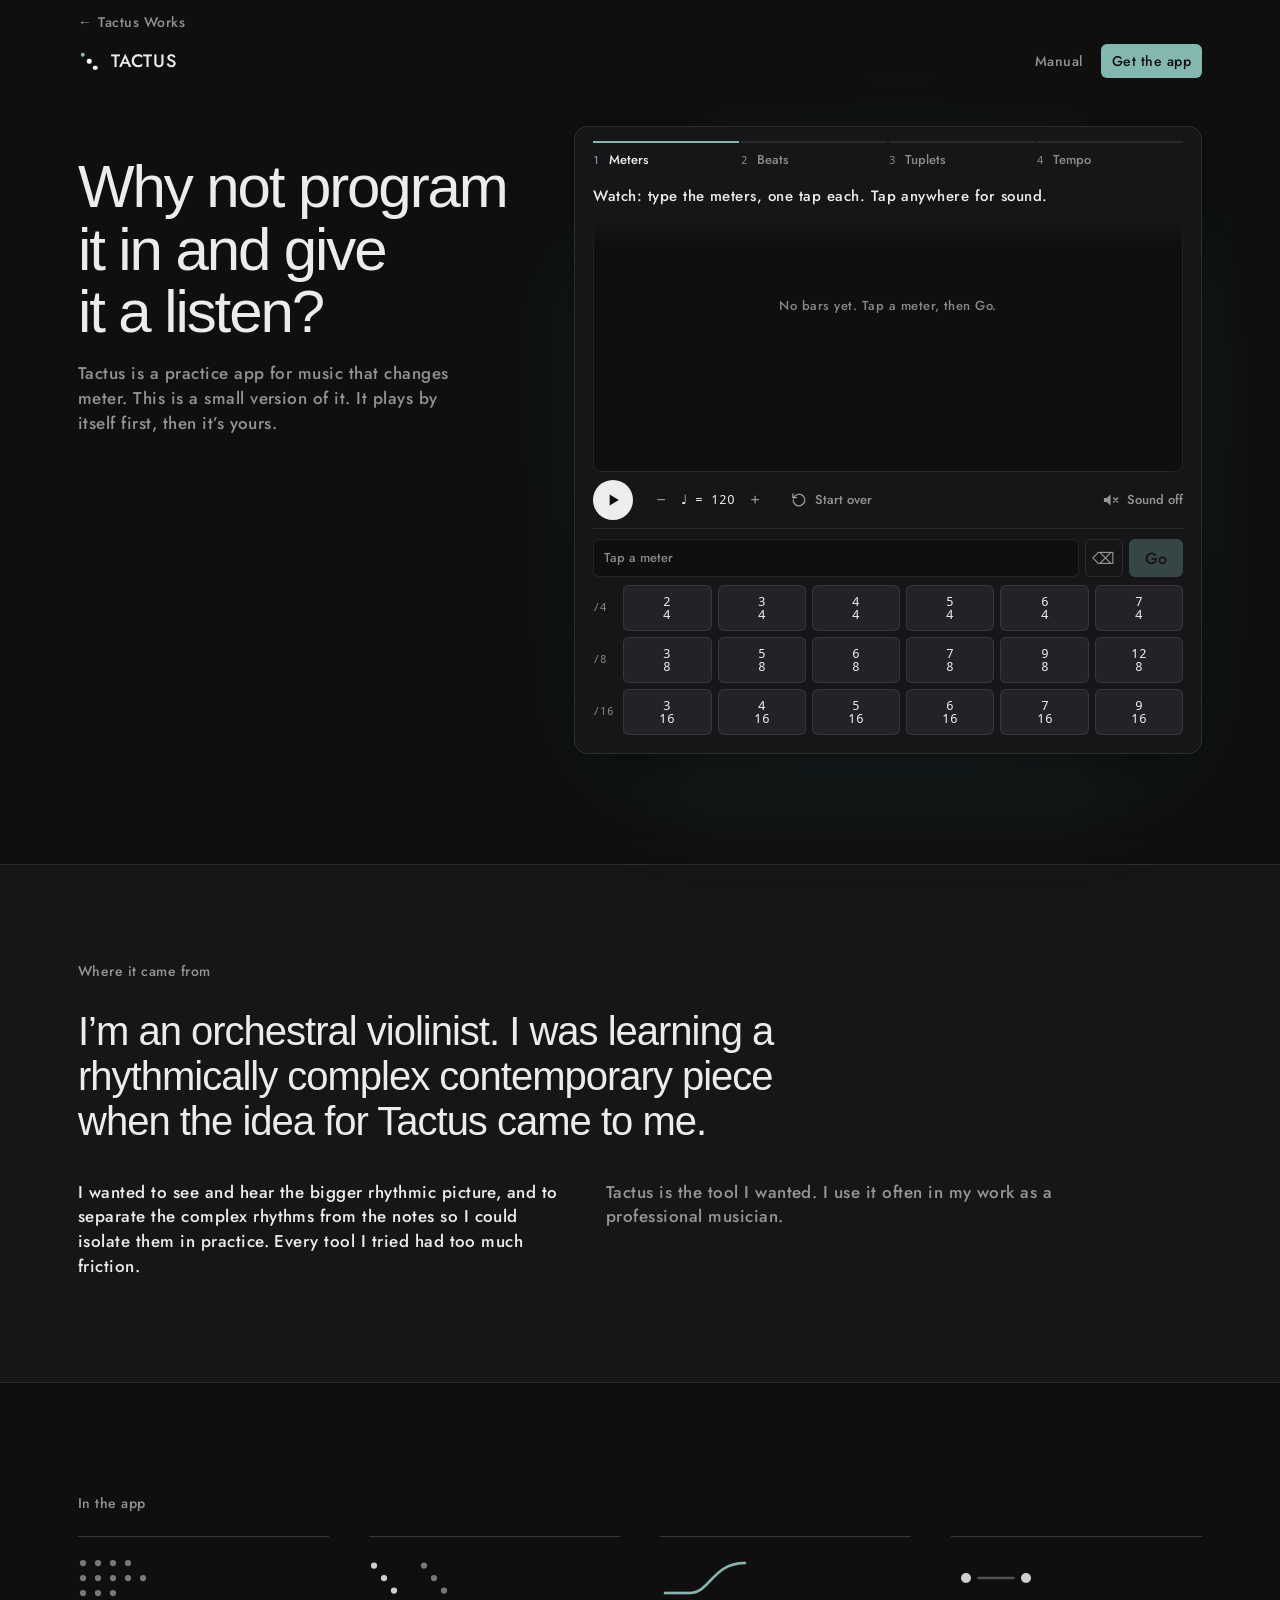
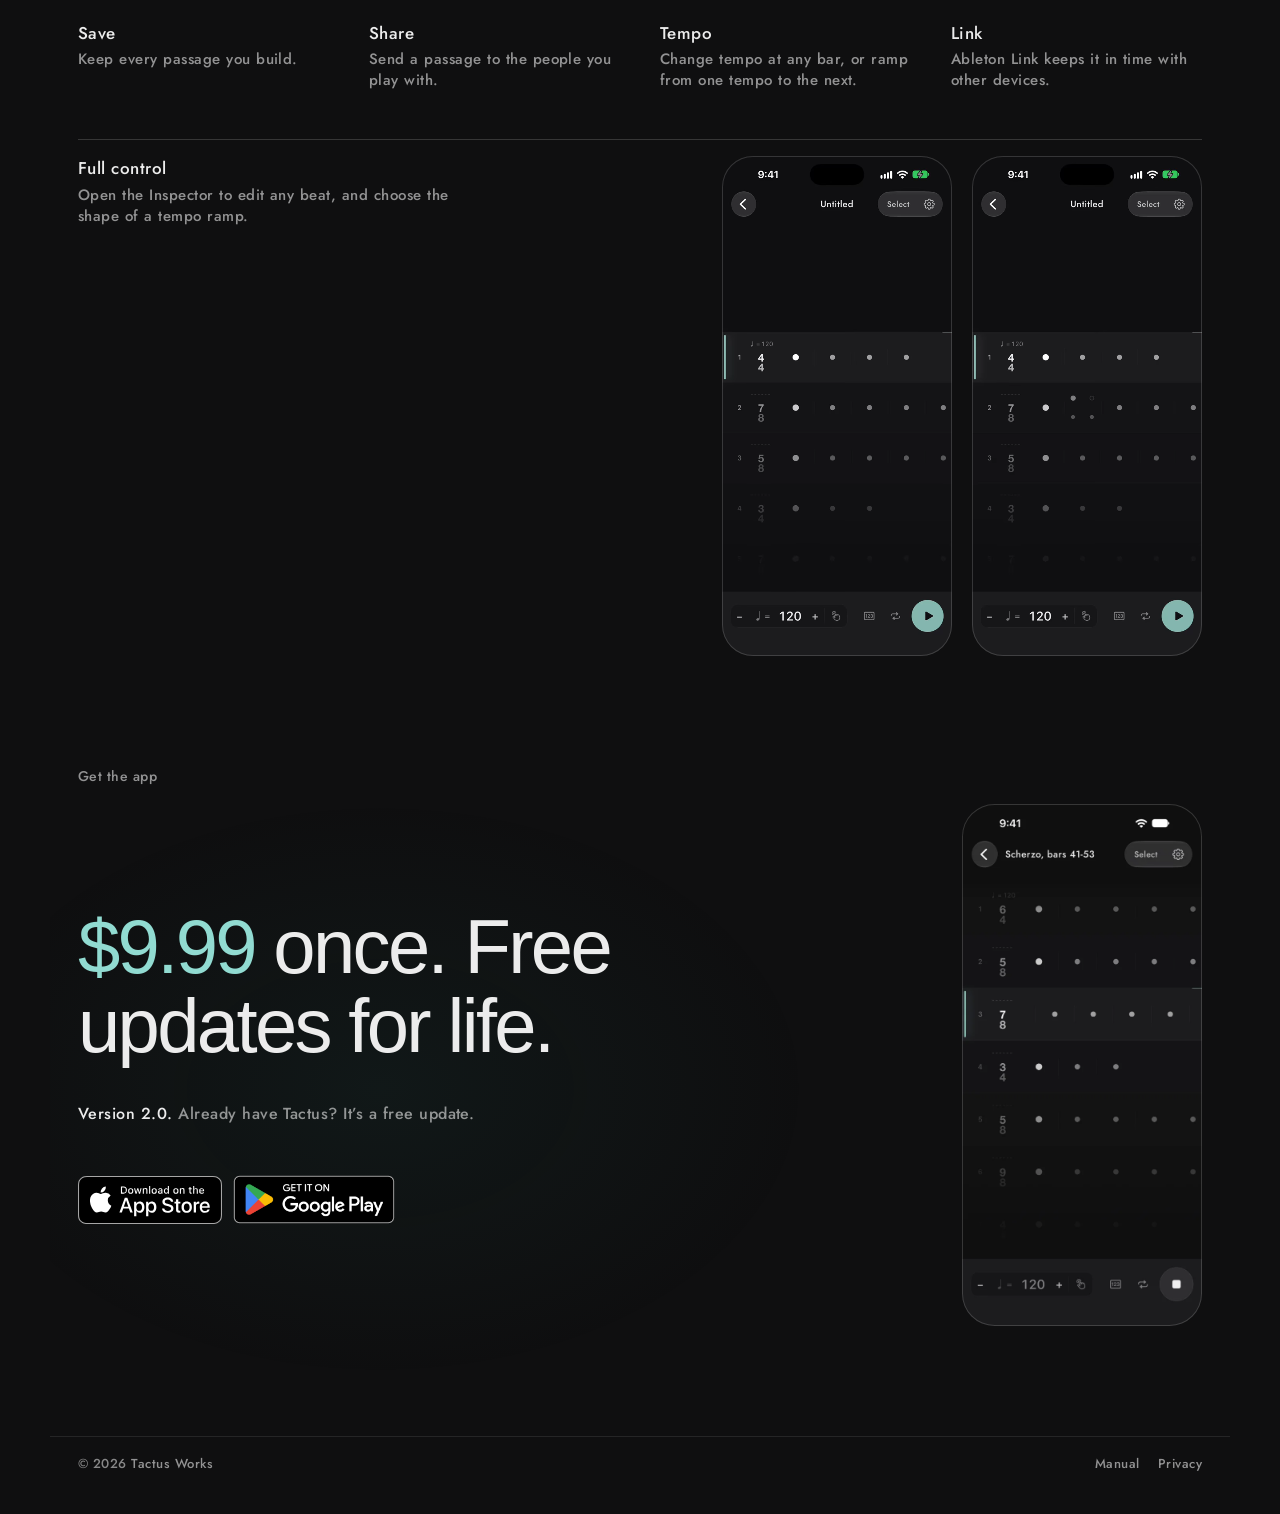
<file: tactus/index.html>
<!doctype html>
<html lang="en">
<head>
<meta charset="utf-8">
<meta name="viewport" content="width=device-width, initial-scale=1, viewport-fit=cover">
<meta name="theme-color" content="#0F0F10">
<title>Tactus</title>
<link rel="canonical" href="https://tactusworks.com/tactus/">
<meta name="description" content="Tactus is a practice app for music that changes meter. Build a passage bar by bar and hear it. Try it on the page.">
<meta property="og:type" content="website">
<meta property="og:title" content="Tactus">
<meta property="og:description" content="A practice app for music that changes meter. Build a passage bar by bar and hear it.">
<meta property="og:url" content="https://tactusworks.com/tactus/">
<meta property="og:image" content="https://tactusworks.com/tactus/assets/images/v2/og.jpg">
<meta property="og:image:width" content="1200">
<meta property="og:image:height" content="630">
<meta property="og:image:alt" content="Three Tactus screens: typing meters, a passage playing, and the Inspector">
<meta name="twitter:card" content="summary_large_image">
<link rel="icon" href="assets/icons/favicon-32x32.png">
<link rel="stylesheet" href="proto.css?v=1125a">
</head>
<body>

<div class="tw-home"><a href="../"><span aria-hidden="true">&larr;</span> Tactus Works</a></div>

<header class="top">
  <a class="logo" href="#top" aria-label="Tactus">
    <span class="logo-mark" aria-hidden="true"><i></i><i></i><i></i></span>
    <span class="logo-word">TACTUS</span>
  </a>
  <nav class="top-nav">
    <a href="manual/">Manual</a>
    <a class="top-get" href="#get">Get the app</a>
  </nav>
</header>

<main id="top">

  <section class="hero">
    <div class="hero-copy">
      <h1>Why not program it in and give it a listen?</h1>
      <p class="hero-sub">Tactus is a practice app for music that changes meter. This is a small version of it. It plays by itself first, then it&rsquo;s yours.</p>
    </div>

    <div class="stage" id="stage" role="group" aria-label="Tactus demo: build a passage and play it">
      <div class="steps">
        <button type="button" class="step is-on" data-step="1" aria-current="step"><b>1</b> Meters</button>
        <button type="button" class="step" data-step="2"><b>2</b> Beats</button>
        <button type="button" class="step" data-step="3"><b>3</b> Tuplets</button>
        <button type="button" class="step" data-step="4"><b>4</b> Tempo</button>
      </div>

      <div class="coach">
        <p id="coach" aria-live="polite"></p>
        <button type="button" id="next" class="next" hidden></button>
      </div>

      <div class="bars" id="bars"></div>

      <div class="transport">
        <button type="button" id="play" class="play" aria-label="Play">
          <svg class="i-play" viewBox="0 0 24 24" aria-hidden="true"><path d="M8 5.5v13l11-6.5z" fill="currentColor"/></svg>
          <svg class="i-stop" viewBox="0 0 24 24" aria-hidden="true"><rect x="6.5" y="6.5" width="11" height="11" rx="1.5" fill="currentColor"/></svg>
        </button>
        <div class="tempo">
          <button type="button" id="tDown" aria-label="Slower">&minus;</button>
          <span id="tVal">120</span>
          <button type="button" id="tUp" aria-label="Faster">+</button>
        </div>
        <button type="button" id="reset" class="reset" aria-label="Start over" title="Start over">
          <svg viewBox="0 0 24 24" aria-hidden="true" fill="none" stroke="currentColor" stroke-width="1.6" stroke-linecap="round" stroke-linejoin="round"><path d="M5.6 9.2A7 7 0 1 1 5 12"/><path d="M4.6 4.8v4.4H9"/></svg>
          <span>Start over</span>
        </button>
        <button type="button" id="sound" class="sound">
          <svg viewBox="0 0 24 24" aria-hidden="true">
            <path d="M3.5 9.5h3.3L11.5 5.5v13l-4.7-4H3.5z" fill="currentColor"/>
            <path class="s-on" d="M15 9.2a4 4 0 0 1 0 5.6M17.6 6.6a7.6 7.6 0 0 1 0 10.8" fill="none" stroke="currentColor" stroke-width="1.6" stroke-linecap="round"/>
            <path class="s-off" d="M15.2 9.6l4.8 4.8m0-4.8l-4.8 4.8" fill="none" stroke="currentColor" stroke-width="1.6" stroke-linecap="round"/>
          </svg>
          <span id="soundLabel">Sound off</span>
        </button>
      </div>

      <div class="panel" id="panelKeys">
        <div class="queue">
          <div class="queue-list" id="queue"></div>
          <button type="button" id="back" class="queue-btn" aria-label="Delete last meter">&#9003;</button>
          <button type="button" id="go" class="go" disabled>Go</button>
        </div>
        <div class="keys" id="keys"></div>
      </div>

      <div class="panel" id="panelEdit" hidden>
        <p class="edit-empty" id="editEmpty">Tap a beat above.</p>
        <div class="edit-body" id="editBody" hidden>
          <div class="edit-left">
            <p class="edit-title" id="editTitle"></p>
            <div id="editCluster"></div>
            <p class="edit-hint">Tap a dot: strong, medium, weak, off</p>
          </div>
          <div class="edit-right">
            <p class="row-label">Notes in this beat</p>
            <div class="nums" id="notes"></div>
            <div id="acrossWrap" hidden>
              <p class="row-label">Spread across beats</p>
              <div class="nums" id="across"></div>
            </div>
            <button type="button" id="addBars" class="link-btn">+ Add bars</button>
          </div>
        </div>
      </div>

      <div class="panel" id="panelTempo" hidden>
        <svg class="graph" id="graph" role="application" aria-roledescription="tempo graph" tabindex="0" aria-label="Tempo across the passage"></svg>
        <div class="curve-row">
          <label for="curve">Curve</label>
          <input type="range" id="curve" min="-1" max="1" step="0.05" value="0">
          <span id="curveVal">0</span>
          <button type="button" id="delDot" class="link-btn">Remove dot</button>
        </div>
      </div>

      <div class="presets" id="examples" hidden>
        <span class="presets-label">Examples</span>
        <button type="button" data-preset="original">Original</button>
        <button type="button" data-preset="quint">Quintuplets</button>
        <button type="button" data-preset="seven">7/8 into 5/16</button>
      </div>

      <div class="ghost" id="ghost" aria-hidden="true"><i></i></div>
    </div>
  </section>

  <section class="story">
    <h2 class="label">Where it came from</h2>
    <div class="story-body">
      <p class="story-lead">I&rsquo;m an orchestral violinist. I was learning a rhythmically complex contemporary piece when the idea for Tactus came to me.</p>
      <p>I wanted to see and hear the bigger rhythmic picture, and to separate the complex rhythms from the notes so I could isolate them in practice. Every tool I tried had too much friction.</p>
      <p>Tactus is the tool I wanted. I use it often in my work as a professional musician.</p>
    </div>
  </section>

  <section class="spec">
    <h2 class="label">In the app</h2>
    <dl class="spec-list">
      <div>
        <dt><svg class="glyph g-save" viewBox="0 0 72 40" aria-hidden="true"><g><circle cx="4" cy="8" r="2.5"/><circle cx="16" cy="8" r="2.5"/><circle cx="28" cy="8" r="2.5"/><circle cx="40" cy="8" r="2.5"/></g><g><circle cx="4" cy="20" r="2.5"/><circle cx="16" cy="20" r="2.5"/><circle cx="28" cy="20" r="2.5"/><circle cx="40" cy="20" r="2.5"/><circle cx="52" cy="20" r="2.5"/></g><g><circle cx="4" cy="32" r="2.5"/><circle cx="16" cy="32" r="2.5"/><circle cx="28" cy="32" r="2.5"/></g></svg>Save</dt><dd>Keep every passage you build.</dd></div>
      <div>
        <dt><svg class="glyph g-share" viewBox="0 0 72 40" aria-hidden="true"><g><circle cx="4" cy="10" r="2.5"/><circle cx="12" cy="20" r="2.5"/><circle cx="20" cy="30" r="2.5"/></g><g><circle cx="44" cy="10" r="2.5"/><circle cx="52" cy="20" r="2.5"/><circle cx="60" cy="30" r="2.5"/></g><circle class="hot" cx="12" cy="20" r="2.5"/></svg>Share</dt><dd>Send a passage to the people you play with.</dd></div>
      <div>
        <dt><svg class="glyph g-tempo" viewBox="0 0 72 40" aria-hidden="true"><path class="dim" d="M4 32H24C40 32 42 8 68 8"/><path class="ramp" d="M4 32H24C40 32 42 8 68 8" pathLength="1"/></svg>Tempo</dt><dd>Change tempo at any bar, or ramp from one tempo to the next.</dd></div>
      <div>
        <dt><svg class="glyph g-link" viewBox="0 0 72 40" aria-hidden="true"><line class="dim" x1="22" y1="20" x2="50" y2="20"/><circle cx="12" cy="20" r="4"/><circle cx="60" cy="20" r="4"/></svg>Link</dt><dd>Ableton Link keeps it in time with other devices.</dd></div>
    </dl>
    <div class="full">
      <div class="full-text">
        <h3>Full control</h3>
        <p>Open the Inspector to edit any beat, and choose the shape of a tempo ramp.</p>
      </div>
      <div class="shots">
        <video class="shot clip" muted loop playsinline preload="none" width="600" height="1304" poster="assets/video/v2/beat-poster.jpg" aria-label="Tapping a beat in Tactus, then editing it in the Inspector"><source src="assets/video/v2/beat.webm" type="video/webm"><source src="assets/video/v2/beat.mp4" type="video/mp4"></video>
        <video class="shot clip" muted loop playsinline preload="none" width="600" height="1304" poster="assets/video/v2/tempo-poster.jpg" aria-label="Shaping a tempo ramp in Tactus and playing it"><source src="assets/video/v2/tempo.webm" type="video/webm"><source src="assets/video/v2/tempo.mp4" type="video/mp4"></video>
      </div>
    </div>
  </section>

  <section class="get" id="get">
    <h2 class="label">Get the app</h2>
    <div class="get-body">
      <div class="get-main">
      <p class="price"><span>$9.99</span> once. Free updates for life.</p>
      <p class="v2-note"><b>Version 2.0.</b> Already have Tactus? It&rsquo;s a free update.</p>
      <div class="stores">
        <a class="store" href="https://apps.apple.com/app/tactus/id6770496883" target="_blank" rel="noopener"><img src="assets/images/badge-app-store.svg" alt="Download on the App Store" width="144" height="48"></a>
        <a class="store store-play" href="https://play.google.com/store/apps/details?id=com.alanmolina.tactus" target="_blank" rel="noopener"><img src="assets/images/badge-google-play.png" alt="Get it on Google Play" width="186" height="71"></a>
      </div>
      </div>
      <img class="shot get-shot" src="assets/images/v2/editor-playing.webp" alt="A passage playing in Tactus" width="600" height="1305" loading="lazy" decoding="async">
    </div>
  </section>

</main>

<footer class="foot">
  <span>&copy; 2026 <a href="../">Tactus Works</a></span>
  <a href="manual/">Manual</a>
  <a href="privacy/">Privacy</a>
</footer>

<script src="proto.js?v=1116a"></script>
<!-- Cloudflare Web Analytics --><script type='module' src='https://static.cloudflareinsights.com/beacon.min.js' data-cf-beacon='{"token": "8805b5622d8545b987d8adc947eb6213"}'></script><!-- End Cloudflare Web Analytics -->
</body>
</html>
</file>
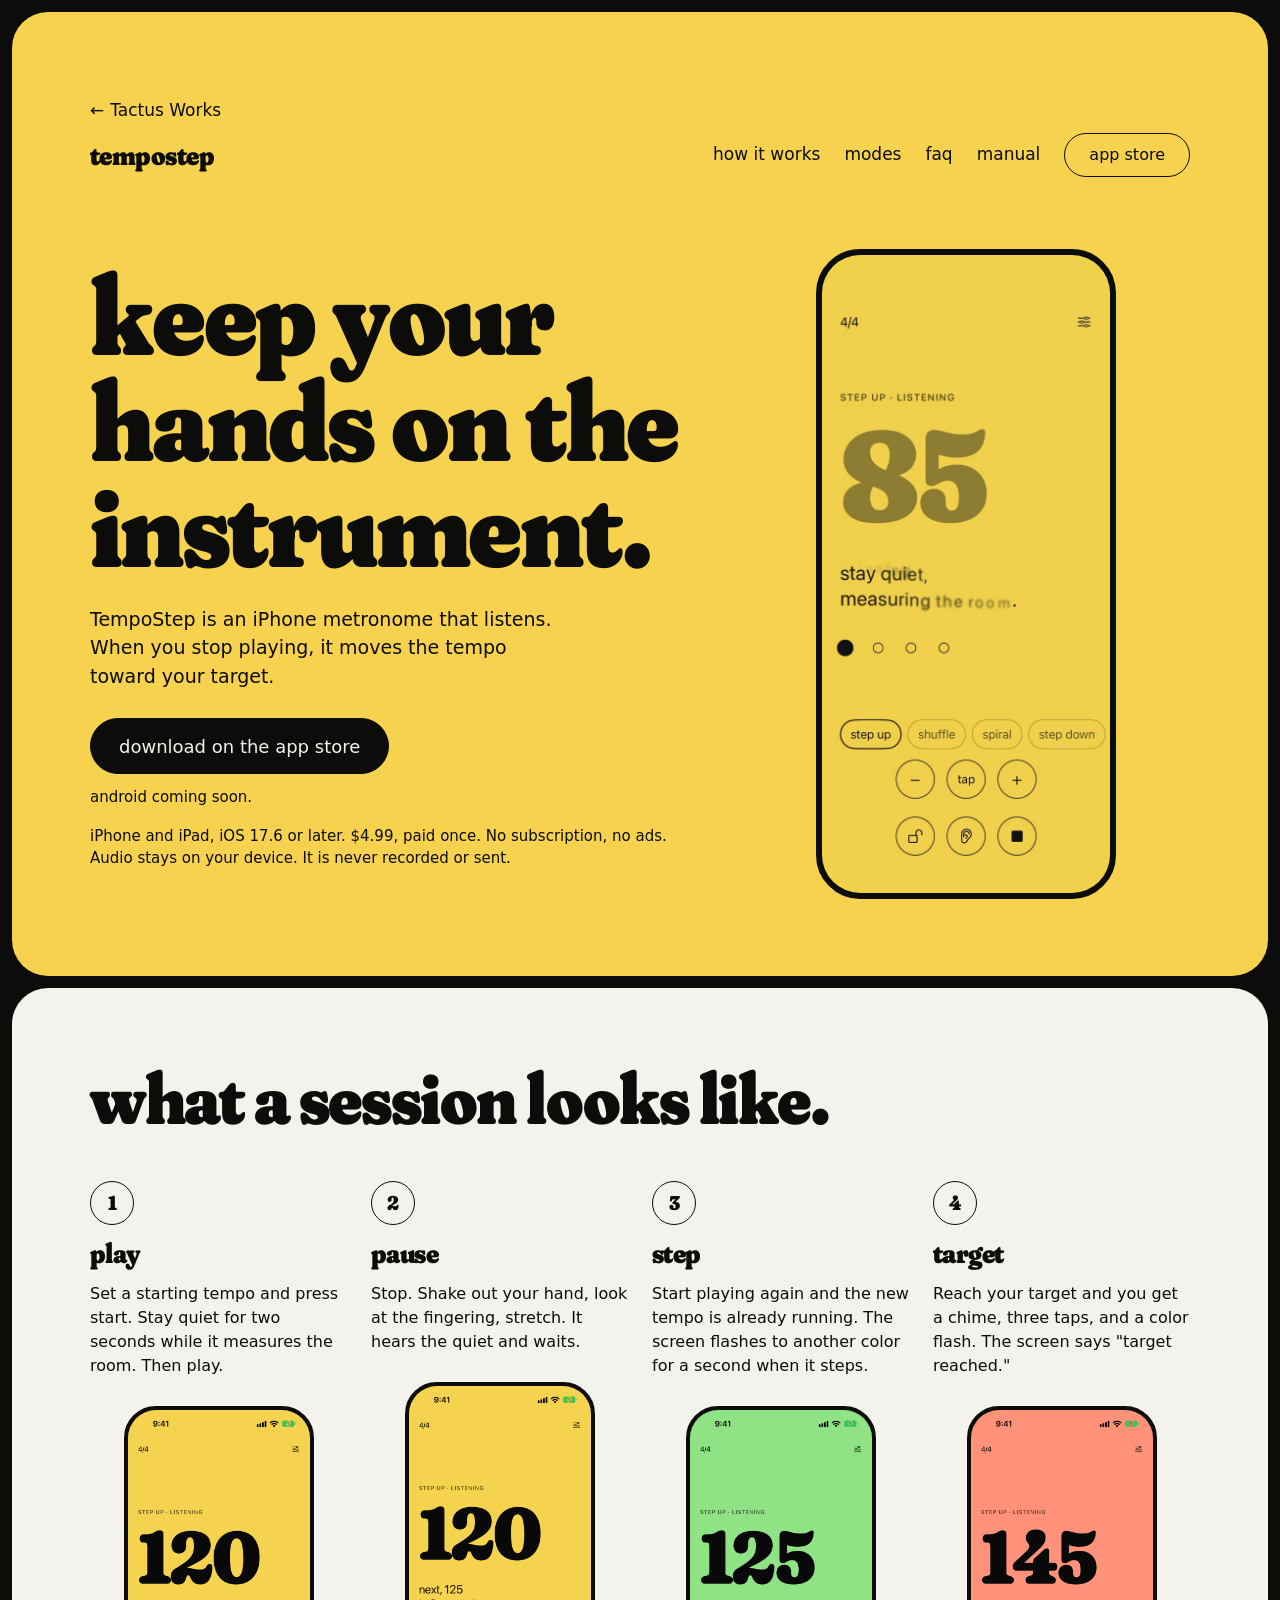
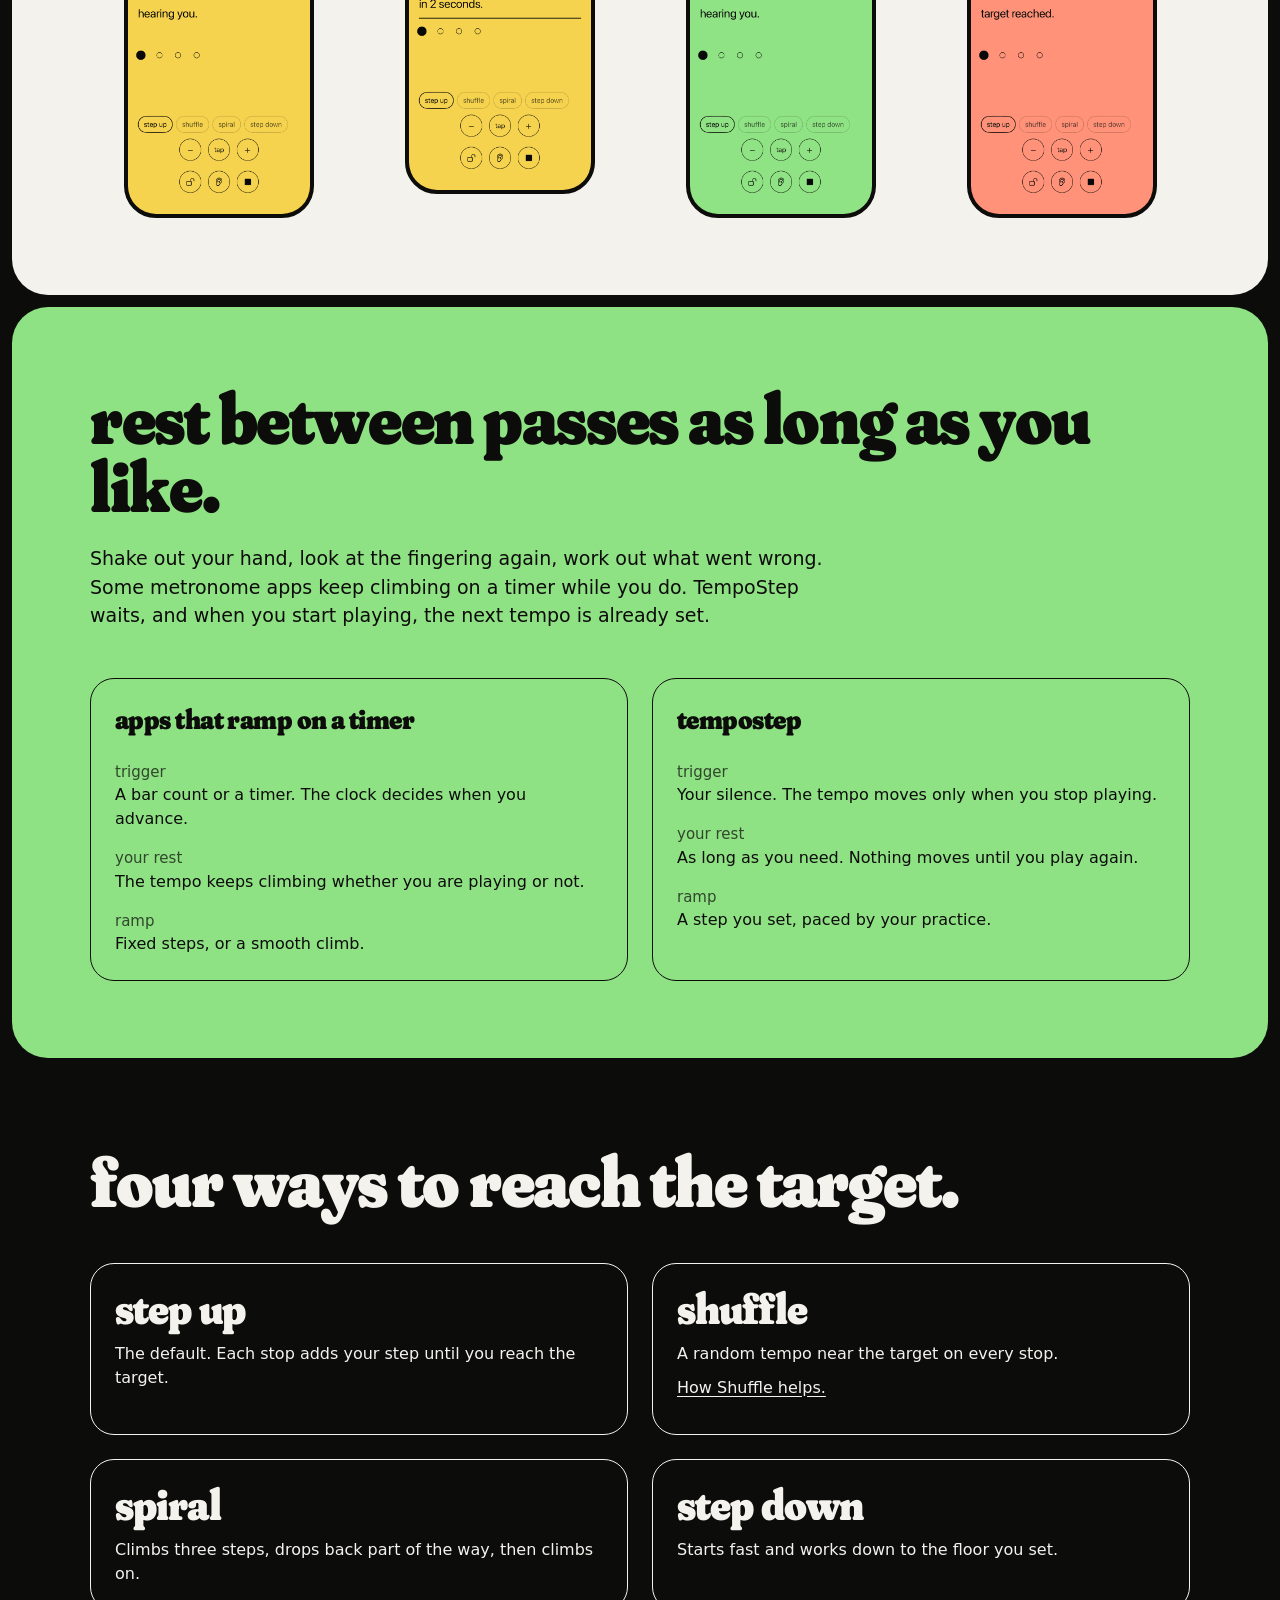
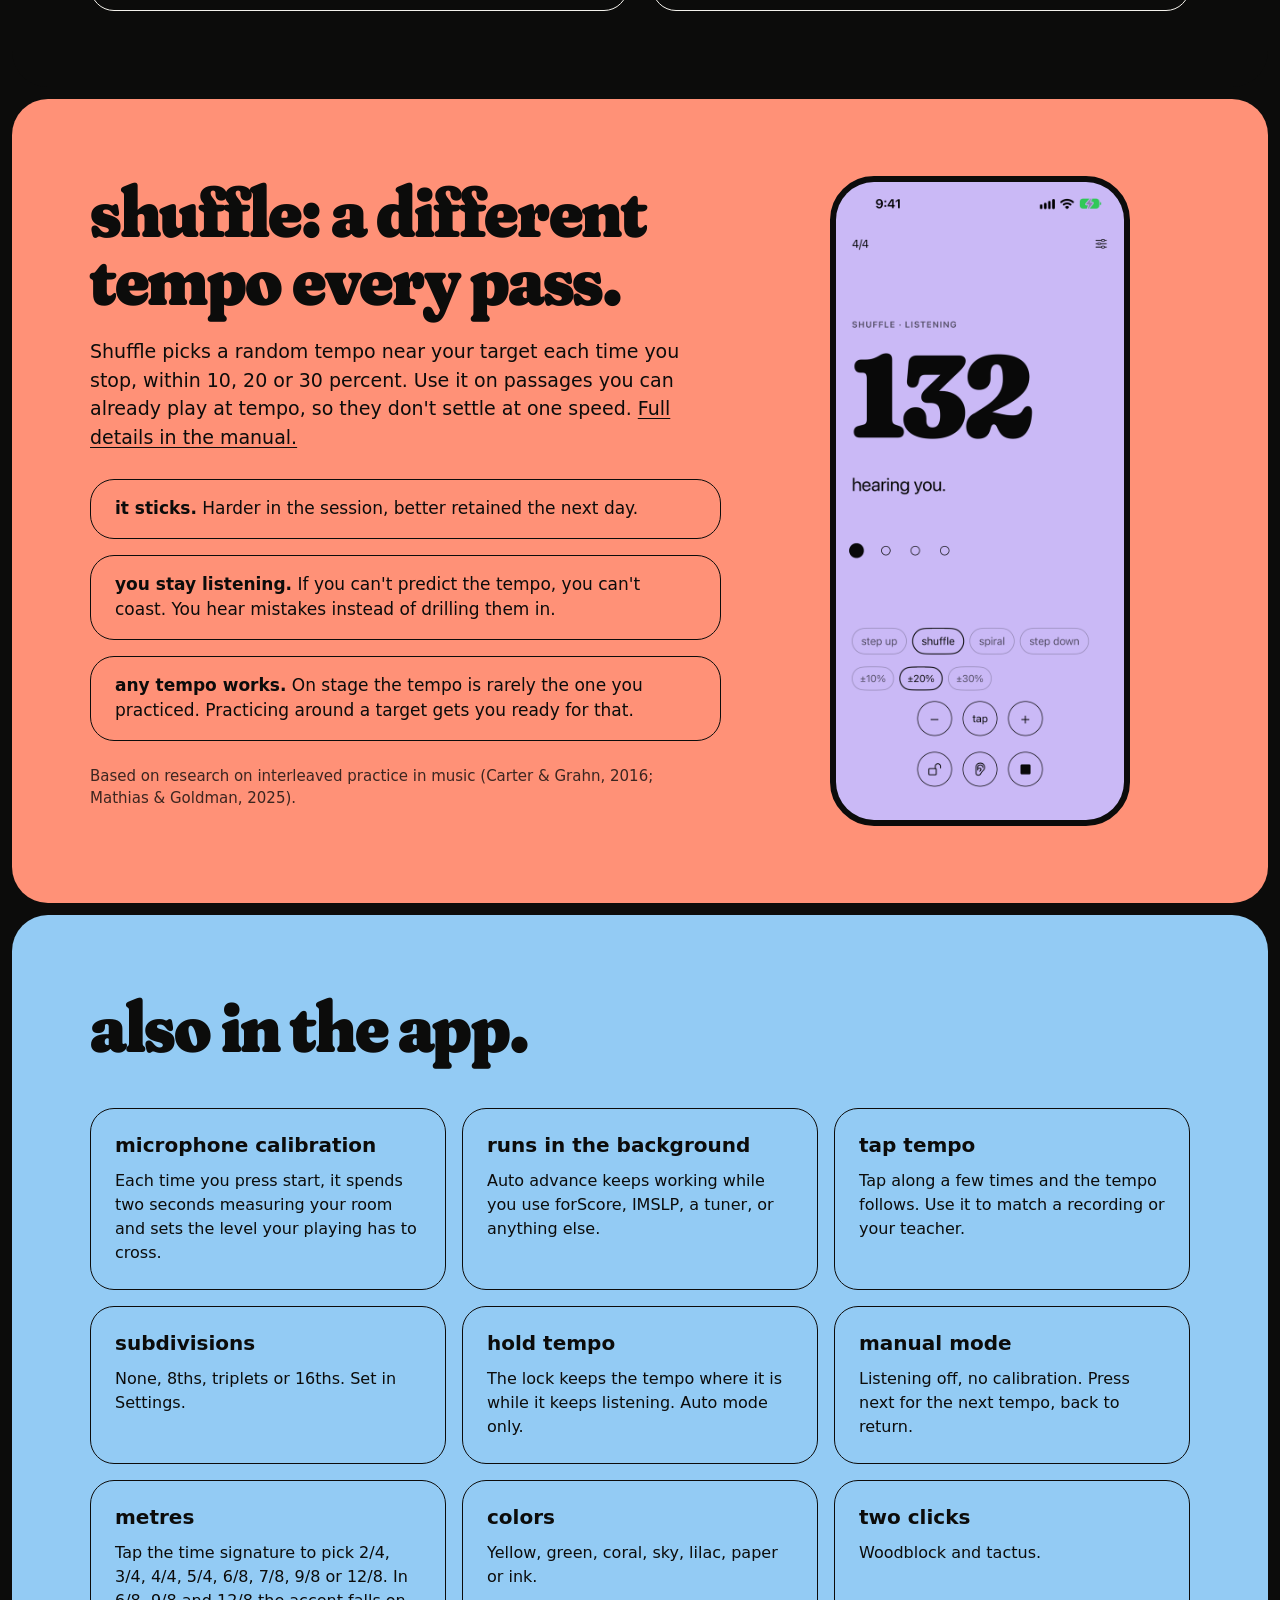
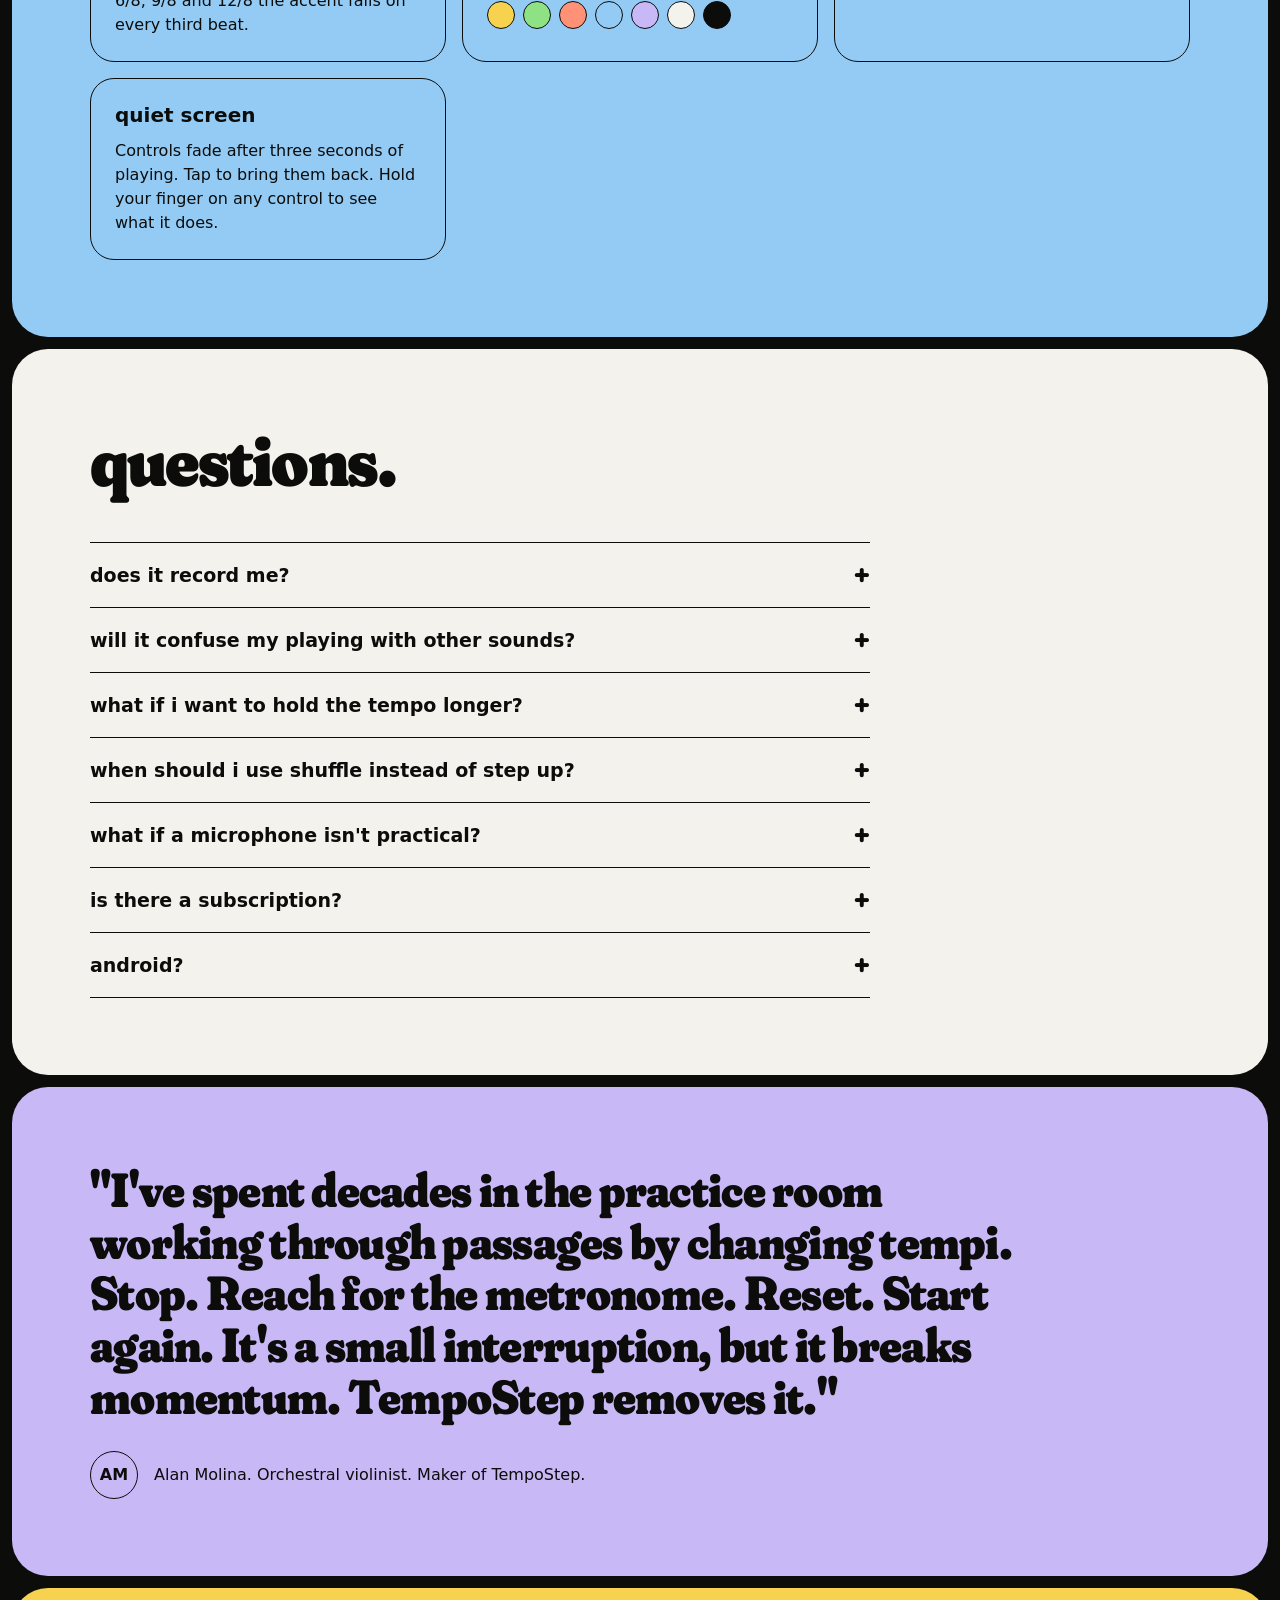
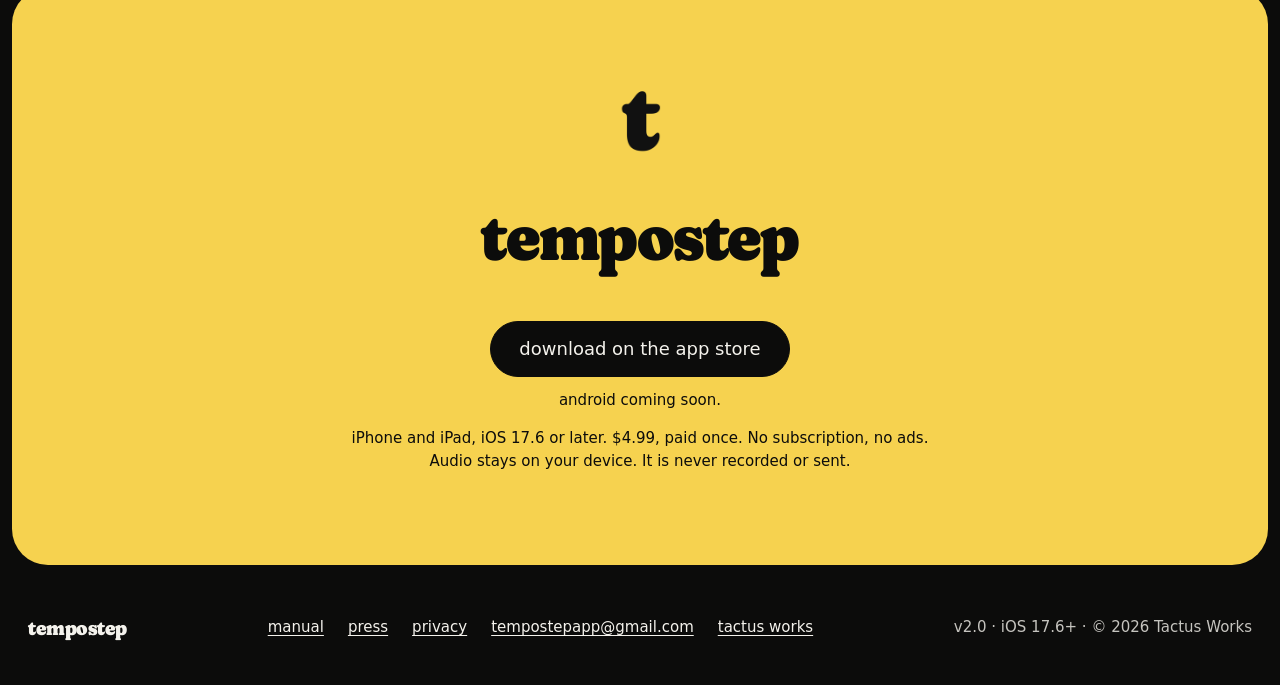
<file: tempostep/index.html>
<!DOCTYPE html>
<html lang="en">
<head>
<meta charset="UTF-8" />
<meta name="viewport" content="width=device-width, initial-scale=1.0" />
<title>TempoStep: Auto Metronome</title>
<meta name="google" content="nositelinkssearchbox" />
<meta name="application-name" content="TempoStep" />
<meta name="theme-color" content="#F6D24F" />
<meta name="description" content="An iPhone metronome that listens. When you stop playing, the tempo steps up on its own, so your hands stay on the instrument. $4.99, paid once." />
<link rel="canonical" href="https://tactusworks.com/tempostep/" />
<link rel="icon" type="image/png" sizes="32x32" href="assets/web/favicon.png" />
<link rel="apple-touch-icon" href="assets/web/apple-touch-icon.png" />
<meta property="og:type" content="website" />
<meta property="og:url" content="https://tactusworks.com/tempostep/" />
<meta property="og:title" content="TempoStep: auto metronome for iPhone" />
<meta property="og:description" content="The iPhone metronome that listens. When you stop playing, the tempo steps up on its own, so your hands stay on the instrument." />
<meta property="og:image" content="https://tactusworks.com/tempostep/assets/web/app-icon-1024.png" />
<meta name="twitter:card" content="summary" />
<meta name="twitter:title" content="TempoStep: auto metronome for iPhone" />
<meta name="twitter:description" content="The iPhone metronome that listens. When you stop playing, the tempo steps up on its own, so your hands stay on the instrument." />
<meta name="twitter:image" content="https://tactusworks.com/tempostep/assets/web/app-icon-1024.png" />
<meta name="twitter:app:id:iphone" content="6762228387" />
<script type="application/ld+json">
{
  "@context": "https://schema.org",
  "@type": "SoftwareApplication",
  "name": "TempoStep",
  "operatingSystem": "iOS 17.6+",
  "applicationCategory": "MusicApplication",
  "offers": {
    "@type": "Offer",
    "price": "4.99",
    "priceCurrency": "USD"
  },
  "description": "The iPhone metronome that listens. When you stop playing, the tempo steps up on its own, so your hands stay on the instrument.",
  "url": "https://tactusworks.com/tempostep/",
  "downloadUrl": "https://apps.apple.com/us/app/tempostep-auto-metronome/id6762228387",
  "image": "https://tactusworks.com/tempostep/assets/web/app-icon-1024.png",
  "author": {
    "@type": "Person",
    "name": "Alan Molina"
  }
}
</script>
<link rel="preload" href="assets/fonts/FrauncesSoft-Black.woff2" as="font" type="font/woff2" crossorigin />
<link rel="stylesheet" href="assets/site.css?v=1128a" />
<script defer src="assets/site.js?v=1128a"></script>
</head>
<body>
<a class="skip" href="#main">Skip to content</a>
<main id="main">

<section class="card yellow">
  <div class="in">
    <a class="tw-home" href="../"><span aria-hidden="true">&larr;</span> Tactus Works</a>
    <nav class="nav" aria-label="Main">
      <a class="wordmark" href="./">tempostep</a>
      <ul>
        <li><a href="#how">how it works</a></li>
        <li><a href="#modes">modes</a></li>
        <li><a href="#faq">faq</a></li>
        <li><a href="manual/">manual</a></li>
        <li><a class="btn" href="https://apps.apple.com/us/app/tempostep-auto-metronome/id6762228387">app store</a></li>
      </ul>
    </nav>
    <div class="hero-grid">
      <div>
        <h1>Keep your hands on the instrument.</h1>
        <p class="sub">TempoStep is an iPhone metronome that listens. When you stop playing, it moves the tempo toward your target.</p>
        <div class="cta-row">
          <a class="btn primary" href="https://apps.apple.com/us/app/tempostep-auto-metronome/id6762228387">download on the app store</a>
          <p class="note android">android coming soon.</p>
        </div>
        <p class="small">iPhone and iPad, iOS 17.6 or later. $4.99, paid once. No subscription, no ads.<br />Audio stays on your device. It is never recorded or sent.</p>
      </div>
      <div class="phone" data-shot="hero">
        <video src="assets/shots/web/session.mp4" poster="assets/shots/web/session-poster.jpg" width="600" height="1300" autoplay muted loop playsinline preload="metadata" aria-label="Screen recording of TempoStep: start at 85 BPM, play, and it steps up 5 BPM each round, to 105."></video>
      </div>
    </div>
  </div>
</section>

<section class="card paper" id="how">
  <div class="in">
    <h2>What a session looks like.</h2>
    <ol class="steps" aria-label="A practice session in four steps">
      <li>
        <span class="numeral" aria-hidden="true">1</span>
        <h3>Play</h3>
        <p>Set a starting tempo and press start. Stay quiet for two seconds while it measures the room. Then play.</p>
        <div class="phone sm" data-shot="step-play"><img src="assets/shots/web/hearing.png" width="660" height="1434" loading="lazy" alt="TempoStep playing at 120 BPM. The screen says &quot;hearing you.&quot;" /></div>
      </li>
      <li>
        <span class="numeral" aria-hidden="true">2</span>
        <h3>Pause</h3>
        <p>Stop. Shake out your hand, look at the fingering, stretch. It hears the quiet and waits.</p>
        <div class="phone sm" data-shot="step-pause"><img src="assets/shots/web/countdown.png" width="660" height="1434" loading="lazy" alt="TempoStep at 120 BPM counting down. The screen says &quot;next, 125 in 2 seconds.&quot;" /></div>
      </li>
      <li>
        <span class="numeral" aria-hidden="true">3</span>
        <h3>Step</h3>
        <p>Start playing again and the new tempo is already running. The screen flashes to another color for a second when it steps.</p>
        <div class="phone sm" data-shot="step-step"><img src="assets/shots/web/step.png" width="660" height="1434" loading="lazy" alt="TempoStep at 125 BPM after a step, screen in a new color." /></div>
      </li>
      <li>
        <span class="numeral" aria-hidden="true">4</span>
        <h3>Target</h3>
        <p>Reach your target and you get a chime, three taps, and a color flash. The screen says "target reached."</p>
        <div class="phone sm" data-shot="step-target"><img src="assets/shots/web/target.png" width="660" height="1434" loading="lazy" alt="TempoStep at 145 BPM, the target. The screen says &quot;target reached.&quot;" /></div>
      </li>
    </ol>
  </div>
</section>

<section class="card green" id="rest">
  <div class="in">
    <h2>Rest between passes as long as you like.</h2>
    <p class="lead">Shake out your hand, look at the fingering again, work out what went wrong. Some metronome apps keep climbing on a timer while you do. TempoStep waits, and when you start playing, the next tempo is already set.</p>
    <div class="compare">
      <div class="o-card">
        <h3>Apps that ramp on a timer</h3>
        <dl>
          <div><dt>trigger</dt><dd>A bar count or a timer. The clock decides when you advance.</dd></div>
          <div><dt>your rest</dt><dd>The tempo keeps climbing whether you are playing or not.</dd></div>
          <div><dt>ramp</dt><dd>Fixed steps, or a smooth climb.</dd></div>
        </dl>
      </div>
      <div class="o-card">
        <h3>TempoStep</h3>
        <dl>
          <div><dt>trigger</dt><dd>Your silence. The tempo moves only when you stop playing.</dd></div>
          <div><dt>your rest</dt><dd>As long as you need. Nothing moves until you play again.</dd></div>
          <div><dt>ramp</dt><dd>A step you set, paced by your practice.</dd></div>
        </dl>
      </div>
    </div>
  </div>
</section>

<section class="card on-ink" id="modes">
  <div class="in">
    <h2>Four ways to reach the target.</h2>
    <ul class="modes">
      <li class="o-card">
        <h3>Step up</h3>
        <p>The default. Each stop adds your step until you reach the target.</p>
      </li>
      <li class="o-card">
        <h3>Shuffle</h3>
        <p>A random tempo near the target on every stop. <a href="#shuffle">How Shuffle helps.</a></p>
      </li>
      <li class="o-card">
        <h3>Spiral</h3>
        <p>Climbs three steps, drops back part of the way, then climbs on.</p>
      </li>
      <li class="o-card">
        <h3>Step down</h3>
        <p>Starts fast and works down to the floor you set.</p>
      </li>
    </ul>
  </div>
</section>

<section class="card coral" id="shuffle">
  <div class="in split">
    <div>
      <h2>Shuffle: a different tempo every pass.</h2>
      <p class="lead">Shuffle picks a random tempo near your target each time you stop, within 10, 20 or 30 percent. Use it on passages you can already play at tempo, so they don't settle at one speed. <a href="manual/#shuffle">Full details in the manual.</a></p>
      <ul class="benefits">
        <li><b>It sticks.</b> Harder in the session, better retained the next day.</li>
        <li><b>You stay listening.</b> If you can't predict the tempo, you can't coast. You hear mistakes instead of drilling them in.</li>
        <li><b>Any tempo works.</b> On stage the tempo is rarely the one you practiced. Practicing around a target gets you ready for that.</li>
      </ul>
      <p class="cite" style="margin-top:24px">Based on research on interleaved practice in music (Carter &amp; Grahn, 2016; Mathias &amp; Goldman, 2025).</p>
    </div>
    <div class="phone" data-shot="shuffle"><img src="assets/shots/web/shuffle.png" width="660" height="1434" loading="lazy" alt="TempoStep in Shuffle mode at 132 BPM, a random tempo near the target." /></div>
  </div>
</section>

<section class="card sky" id="features">
  <div class="in">
    <h2>Also in the app.</h2>
    <ul class="features">
      <li class="o-card"><h3>Microphone calibration</h3><p>Each time you press start, it spends two seconds measuring your room and sets the level your playing has to cross.</p></li>
      <li class="o-card"><h3>Runs in the background</h3><p>Auto advance keeps working while you use forScore, IMSLP, a tuner, or anything else.</p></li>
      <li class="o-card"><h3>Tap tempo</h3><p>Tap along a few times and the tempo follows. Use it to match a recording or your teacher.</p></li>
      <li class="o-card"><h3>Subdivisions</h3><p>None, 8ths, triplets or 16ths. Set in Settings.</p></li>
      <li class="o-card"><h3>Hold tempo</h3><p>The lock keeps the tempo where it is while it keeps listening. Auto mode only.</p></li>
      <li class="o-card"><h3>Manual mode</h3><p>Listening off, no calibration. Press next for the next tempo, back to return.</p></li>
      <li class="o-card"><h3>Metres</h3><p>Tap the time signature to pick 2/4, 3/4, 4/4, 5/4, 6/8, 7/8, 9/8 or 12/8. In 6/8, 9/8 and 12/8 the accent falls on every third beat.</p></li>
      <li class="o-card">
        <h3>Colors</h3>
        <p>Yellow, green, coral, sky, lilac, paper or ink.</p>
        <div class="swatches" aria-hidden="true">
          <i style="background:#F6D24F"></i><i style="background:#8FE283"></i><i style="background:#FF9177"></i><i style="background:#93CBF4"></i><i style="background:#C9B8F6"></i><i style="background:#F4F2EC"></i><i style="background:#0C0C0B"></i>
        </div>
      </li>
      <li class="o-card"><h3>Two clicks</h3><p>Woodblock and tactus.</p></li>
      <li class="o-card"><h3>Quiet screen</h3><p>Controls fade after three seconds of playing. Tap to bring them back. Hold your finger on any control to see what it does.</p></li>
    </ul>
  </div>
</section>

<section class="card paper" id="faq">
  <div class="in">
    <h2>Questions.</h2>
    <div class="faq">
      <details><summary>Does it record me?</summary><p>No. The mic only checks whether you are playing. Audio is processed on your device as it arrives and is never recorded, saved or sent. With listening off (Manual), the mic isn't used.</p></details>
      <details><summary>Will it confuse my playing with other sounds?</summary><p>Each time you press start, TempoStep measures the room for two seconds and sets a threshold above that level. Steady noise such as HVAC or traffic stays below it. Your instrument goes above it. If it misses your stops or reacts to noise, change listening sensitivity in Settings.</p></details>
      <details><summary>What if I want to hold the tempo longer?</summary><p>Tap the lock. It keeps listening but the tempo stays put. Unlock and it carries on from there.</p></details>
      <details><summary>When should I use Shuffle instead of Step Up?</summary><p>Step Up climbs toward a target. Shuffle is for passages you already play at tempo. Random tempos stop you memorizing one speed. <a href="manual/">The manual</a> covers all four modes.</p></details>
      <details><summary>What if a microphone isn't practical?</summary><p>Tap the ear icon to switch to Manual. The mic turns off, calibration is skipped, and you press next when you want the tempo to move. Modes, subdivisions and metres still work. The hold lock does not.</p></details>
      <details><summary>Is there a subscription?</summary><p>No. You pay $4.99 once and there are no ads.</p></details>
      <details><summary>Android?</summary><p>Not yet. An Android version is planned; there is no date.</p></details>
    </div>
  </div>
</section>

<section class="card lilac" id="founder">
  <div class="in">
    <blockquote class="founder">"I've spent decades in the practice room working through passages by changing tempi. Stop. Reach for the metronome. Reset. Start again. It's a small interruption, but it breaks momentum. TempoStep removes it."</blockquote>
    <div class="byline">
      <span class="numeral" aria-hidden="true">AM</span>
      <p>Alan Molina. Orchestral violinist. Maker of TempoStep.</p>
    </div>
  </div>
</section>

<section class="card yellow final">
  <div class="in">
    <img src="assets/web/app-icon-256.png" width="112" height="112" alt="TempoStep app icon" />
    <h2>tempostep</h2>
    <div class="cta-row">
      <a class="btn primary" href="https://apps.apple.com/us/app/tempostep-auto-metronome/id6762228387">download on the app store</a>
      <p class="note android">android coming soon.</p>
    </div>
    <p class="small">iPhone and iPad, iOS 17.6 or later. $4.99, paid once. No subscription, no ads.<br />Audio stays on your device. It is never recorded or sent.</p>
  </div>
</section>

</main>

<footer class="foot">
  <a class="wordmark" href="./">tempostep</a>
  <ul>
    <li><a href="manual/">manual</a></li>
    <li><a href="press/">press</a></li>
    <li><a href="privacy/">privacy</a></li>
    <li><a href="mailto:tempostepapp@gmail.com">tempostepapp@gmail.com</a></li>
    <li><a href="../">Tactus Works</a></li>
  </ul>
  <p>v2.0 · iOS 17.6+ · &copy; 2026 Tactus Works</p>
</footer>
<!-- Cloudflare Web Analytics --><script type='module' src='https://static.cloudflareinsights.com/beacon.min.js' data-cf-beacon='{"token": "8805b5622d8545b987d8adc947eb6213"}'></script><!-- End Cloudflare Web Analytics -->
</body>
</html>
</file>
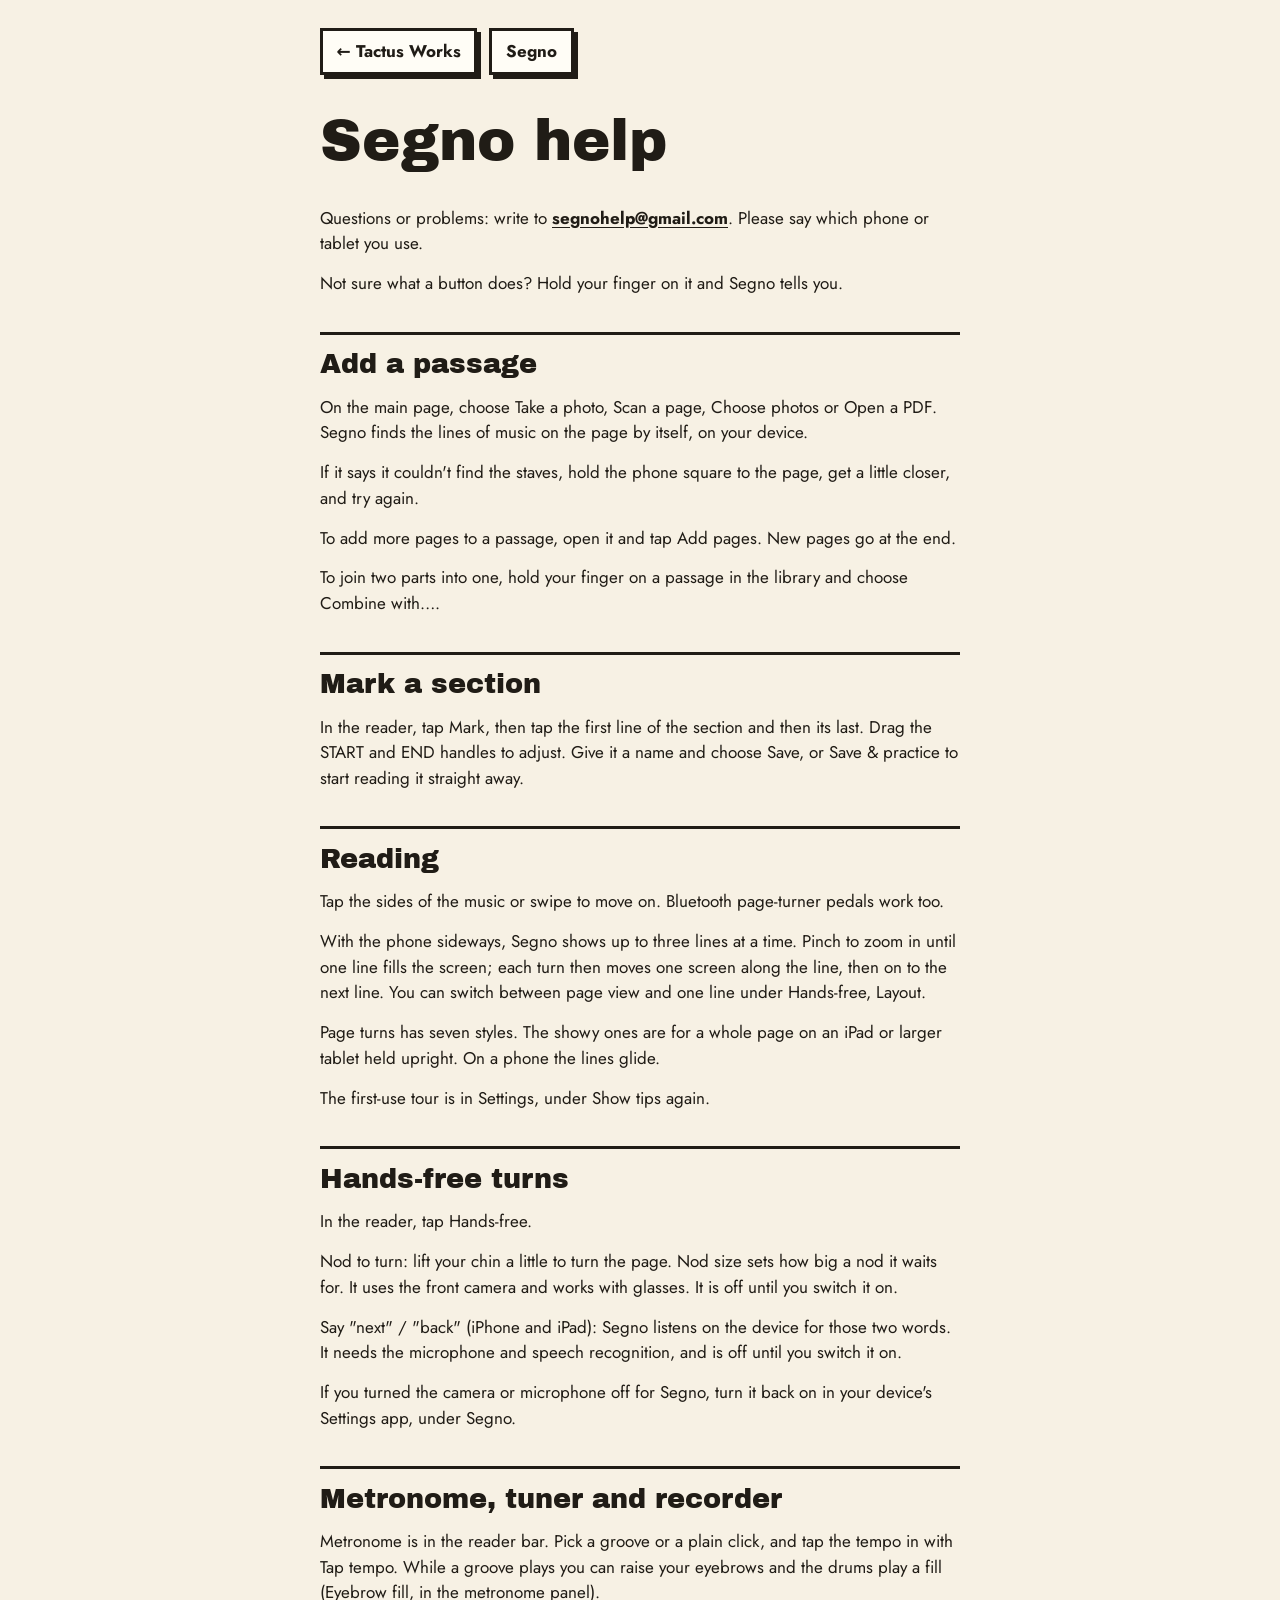
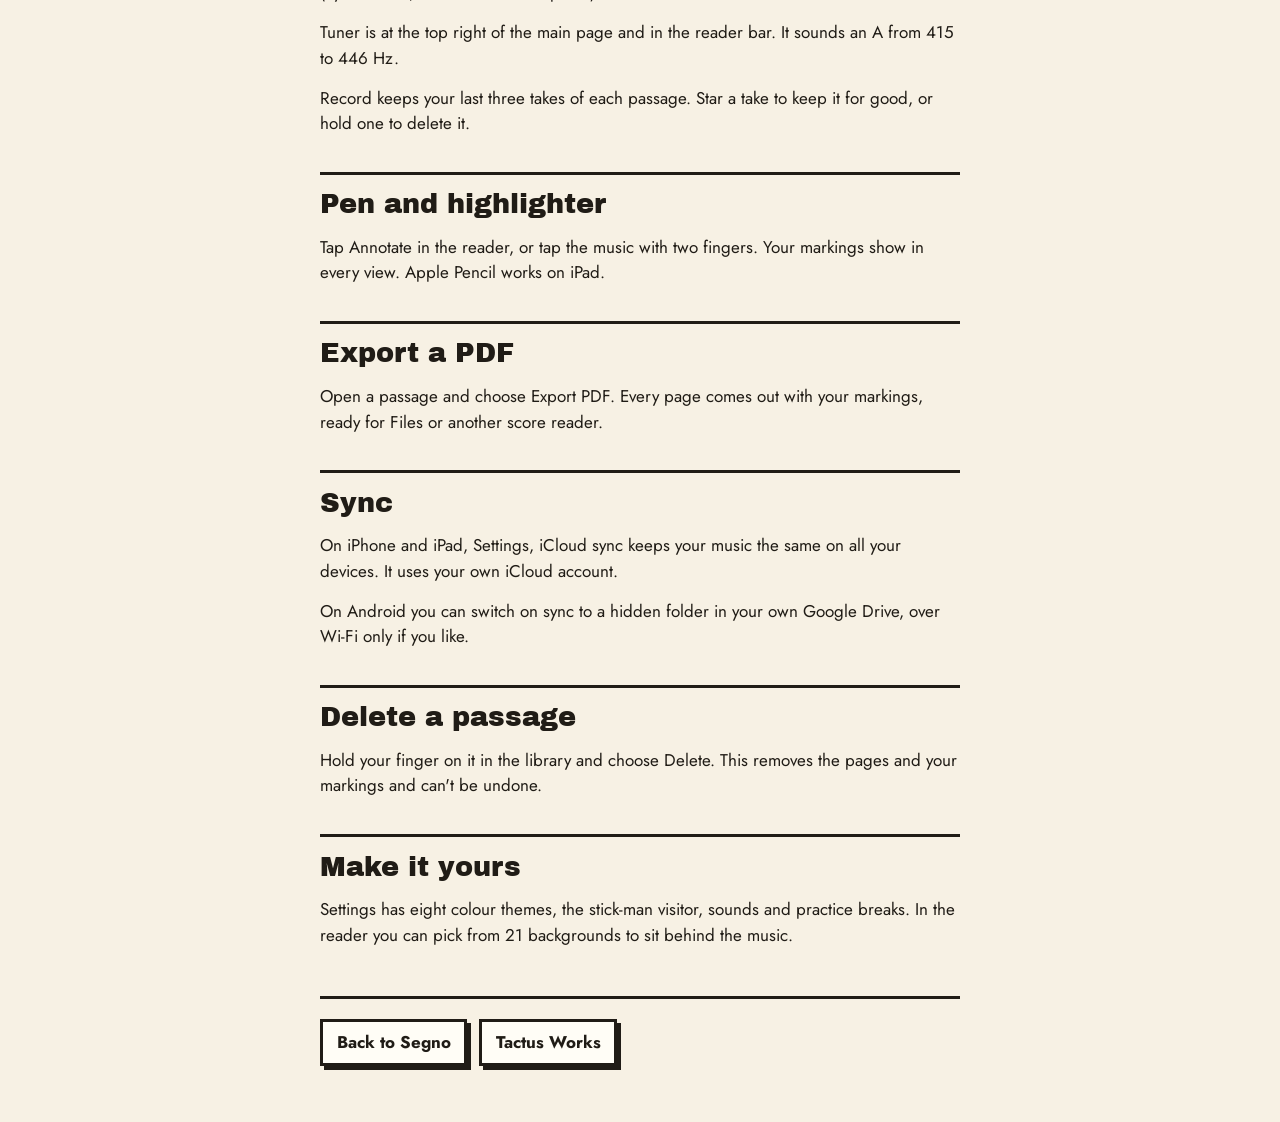
<file: segno/manual/index.html>
<!doctype html>
<html lang="en-GB">
<head>
<meta charset="utf-8">
<meta name="viewport" content="width=device-width, initial-scale=1, viewport-fit=cover">
<title>Segno help</title>
<meta name="description" content="Segno help: adding passages, marking sections, reading, hands-free turns, the metronome, tuner and recorder, pen, PDF export and sync.">
<link rel="canonical" href="https://tactusworks.com/segno/manual/">
<link rel="icon" type="image/png" sizes="32x32" href="../img/favicon.png">
<link rel="apple-touch-icon" href="../img/apple-touch-icon.png">
<style>
@font-face{font-family:"Archivo Black";font-weight:400;font-style:normal;font-display:swap;src:url("../fonts/archivo-black.woff2") format("woff2")}
@font-face{font-family:"Jost";font-weight:400;font-style:normal;font-display:swap;src:url("../fonts/jost-400.woff2") format("woff2")}@font-face{font-family:"Jost";font-weight:500;font-style:normal;font-display:swap;src:url("../fonts/jost-500.woff2") format("woff2")}
@font-face{font-family:"Jost";font-weight:700;font-style:normal;font-display:swap;src:url("../fonts/jost-700.woff2") format("woff2")}
:root{--bg:#F7F1E4;--fg:#201C16;--line:#201C16;--card:#FFFDF6;--soft:#6A6253;--p:#1B5E6B;--s:#F5D033;--t:#F0507A;--a:#F2762E;
--disp:"Archivo Black","Arial Black",Impact,sans-serif;--body:"Jost","Futura","Century Gothic",system-ui,sans-serif;--out:cubic-bezier(.23,1,.32,1)}
@media (prefers-color-scheme:dark){:root:not([data-theme="light"]){--bg:#16130F;--fg:#F7F1E4;--line:#F7F1E4;--card:#2A251D;--soft:#B5AC9A;color-scheme:dark}}
:root[data-theme="dark"]{--bg:#16130F;--fg:#F7F1E4;--line:#F7F1E4;--card:#2A251D;--soft:#B5AC9A;color-scheme:dark}
*{box-sizing:border-box}
body{margin:0;background:var(--bg);color:var(--fg);font:400 1.0625rem/1.5 var(--body);padding-bottom:56px}
.wrap{max-width:42rem;margin:0 auto;padding-left:max(16px,env(safe-area-inset-left,0px));padding-right:max(16px,env(safe-area-inset-right,0px))}
h1,h2,p{margin:0}
:focus-visible{outline:3px solid var(--a);outline-offset:3px}
.btn{display:inline-block;text-decoration:none;color:inherit;border:3px solid var(--line);background:var(--card);box-shadow:4px 4px 0 var(--line);padding:.45em .8em;font-weight:700;transition:transform .1s var(--out),box-shadow .1s var(--out)}
.btn:active{transform:translate(3px,3px);box-shadow:1px 1px 0 var(--line)}
.top{padding-block:28px 8px}
.top,footer{display:flex;flex-wrap:wrap;gap:12px}
h1{font:400 clamp(2.2rem,8vw,3.6rem)/1.05 var(--disp);text-wrap:balance;padding:28px 0 20px}
h2{font:400 clamp(1.3rem,4vw,1.7rem)/1.15 var(--disp);text-wrap:balance;margin-top:2.2rem;padding-top:.9rem;border-top:3px solid var(--line)}
p{margin-top:.9rem}
h1+p,h2+p{margin-top:.9rem}
a{color:inherit;font-weight:700;text-underline-offset:3px}
footer{margin-top:3rem;padding-top:20px;border-top:3px solid var(--line)}
</style>
</head>
<body>
<div class="wrap">
<div class="top"><a class="btn" href="../../"><span aria-hidden="true">&larr;</span> Tactus Works</a> <a class="btn" href="../">Segno</a></div>
<main>
<h1>Segno help</h1>
<p>Questions or problems: write to <a href="mailto:segnohelp@gmail.com">segnohelp@gmail.com</a>. Please say which phone or tablet you use.</p>
<p>Not sure what a button does? Hold your finger on it and Segno tells you.</p>
<h2>Add a passage</h2>
<p>On the main page, choose Take a photo, Scan a page, Choose photos or Open a PDF. Segno finds the lines of music on the page by itself, on your device.</p>
<p>If it says it couldn't find the staves, hold the phone square to the page, get a little closer, and try again.</p>
<p>To add more pages to a passage, open it and tap Add pages. New pages go at the end.</p>
<p>To join two parts into one, hold your finger on a passage in the library and choose Combine with….</p>
<h2>Mark a section</h2>
<p>In the reader, tap Mark, then tap the first line of the section and then its last. Drag the START and END handles to adjust. Give it a name and choose Save, or Save &amp; practice to start reading it straight away.</p>
<h2>Reading</h2>
<p>Tap the sides of the music or swipe to move on. Bluetooth page-turner pedals work too.</p>
<p>With the phone sideways, Segno shows up to three lines at a time. Pinch to zoom in until one line fills the screen; each turn then moves one screen along the line, then on to the next line. You can switch between page view and one line under Hands-free, Layout.</p>
<p>Page turns has seven styles. The showy ones are for a whole page on an iPad or larger tablet held upright. On a phone the lines glide.</p>
<p>The first-use tour is in Settings, under Show tips again.</p>
<h2>Hands-free turns</h2>
<p>In the reader, tap Hands-free.</p>
<p>Nod to turn: lift your chin a little to turn the page. Nod size sets how big a nod it waits for. It uses the front camera and works with glasses. It is off until you switch it on.</p>
<p>Say "next" / "back" (iPhone and iPad): Segno listens on the device for those two words. It needs the microphone and speech recognition, and is off until you switch it on.</p>
<p>If you turned the camera or microphone off for Segno, turn it back on in your device's Settings app, under Segno.</p>
<h2>Metronome, tuner and recorder</h2>
<p>Metronome is in the reader bar. Pick a groove or a plain click, and tap the tempo in with Tap tempo. While a groove plays you can raise your eyebrows and the drums play a fill (Eyebrow fill, in the metronome panel).</p>
<p>Tuner is at the top right of the main page and in the reader bar. It sounds an A from 415 to 446 Hz.</p>
<p>Record keeps your last three takes of each passage. Star a take to keep it for good, or hold one to delete it.</p>
<h2>Pen and highlighter</h2>
<p>Tap Annotate in the reader, or tap the music with two fingers. Your markings show in every view. Apple Pencil works on iPad.</p>
<h2>Export a PDF</h2>
<p>Open a passage and choose Export PDF. Every page comes out with your markings, ready for Files or another score reader.</p>
<h2>Sync</h2>
<p>On iPhone and iPad, Settings, iCloud sync keeps your music the same on all your devices. It uses your own iCloud account.</p>
<p>On Android you can switch on sync to a hidden folder in your own Google Drive, over Wi-Fi only if you like.</p>
<h2>Delete a passage</h2>
<p>Hold your finger on it in the library and choose Delete. This removes the pages and your markings and can't be undone.</p>
<h2>Make it yours</h2>
<p>Settings has eight colour themes, the stick-man visitor, sounds and practice breaks. In the reader you can pick from 21 backgrounds to sit behind the music.</p>
</main>
<footer><a class="btn" href="../">Back to Segno</a> <a class="btn" href="../../">Tactus Works</a></footer>
</div>
<!-- Cloudflare Web Analytics --><script type='module' src='https://static.cloudflareinsights.com/beacon.min.js' data-cf-beacon='{"token": "8805b5622d8545b987d8adc947eb6213"}'></script><!-- End Cloudflare Web Analytics -->
</body>
</html>
</file>
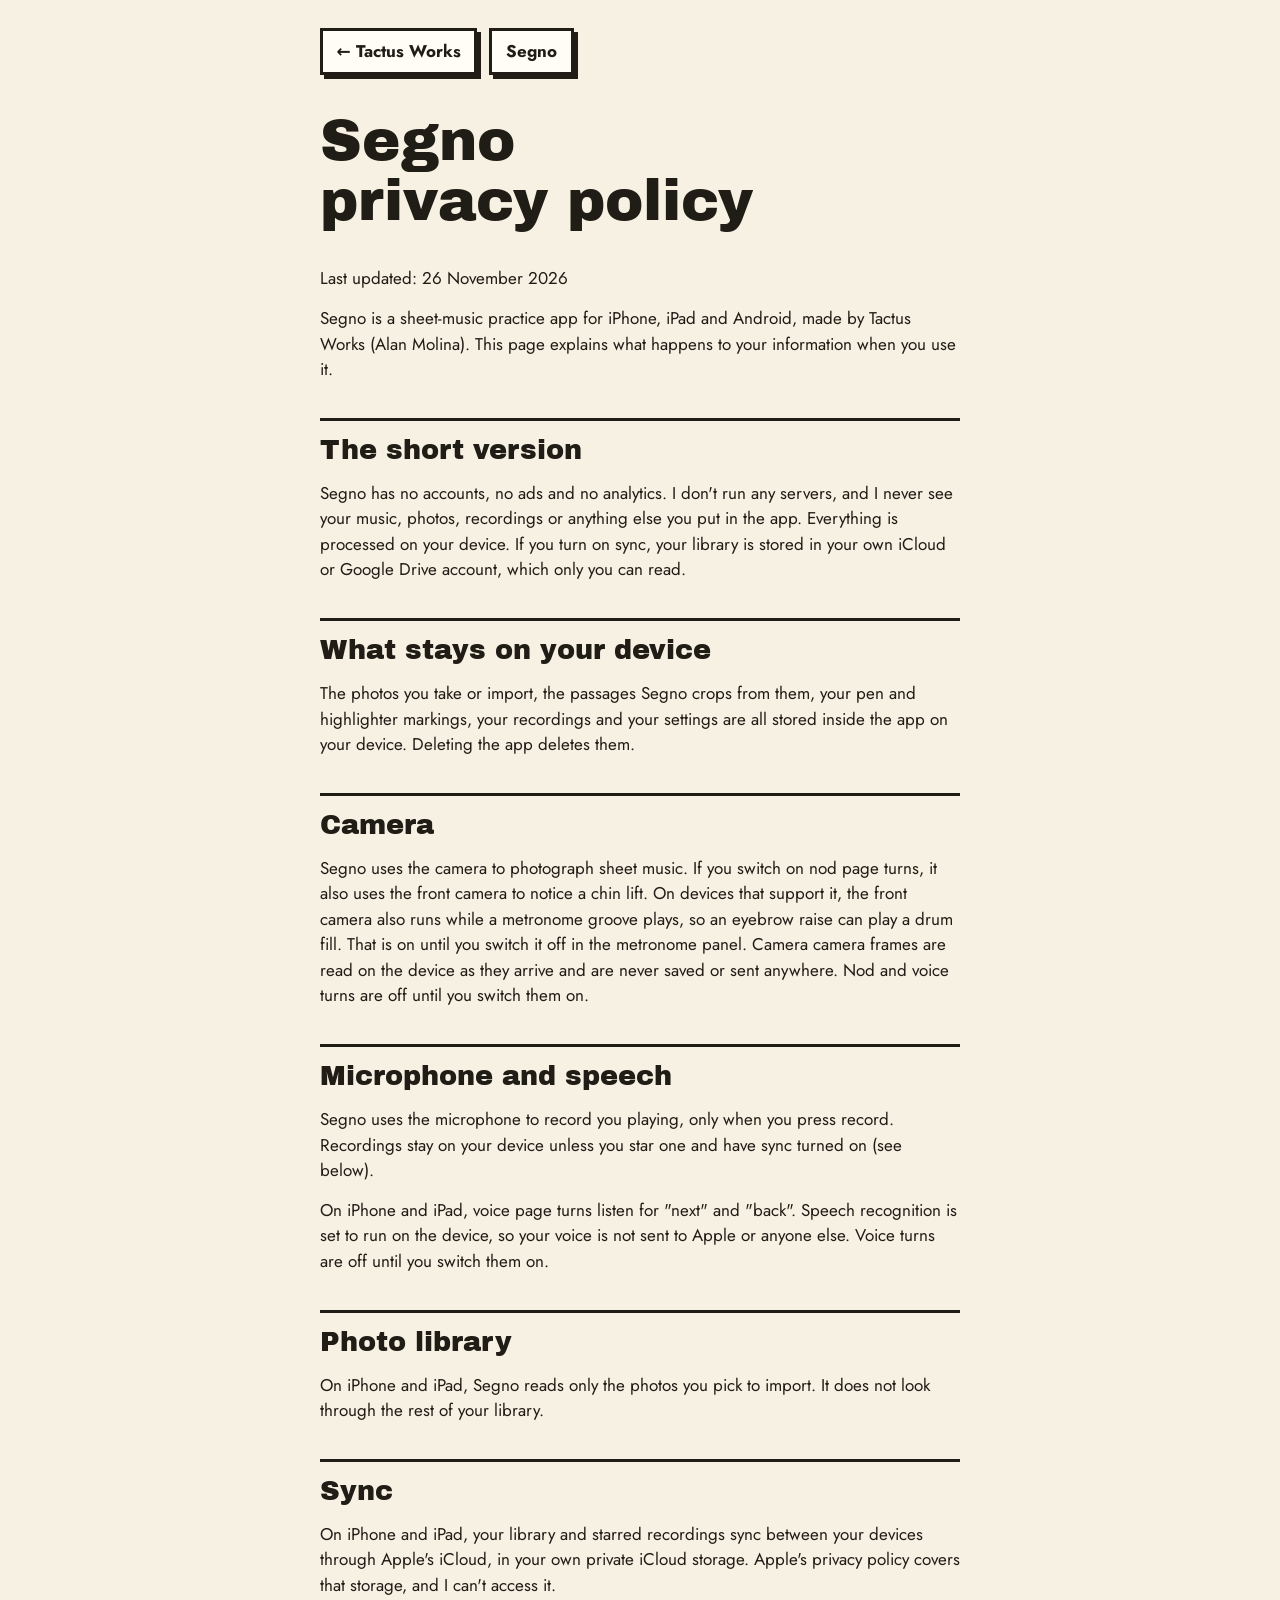
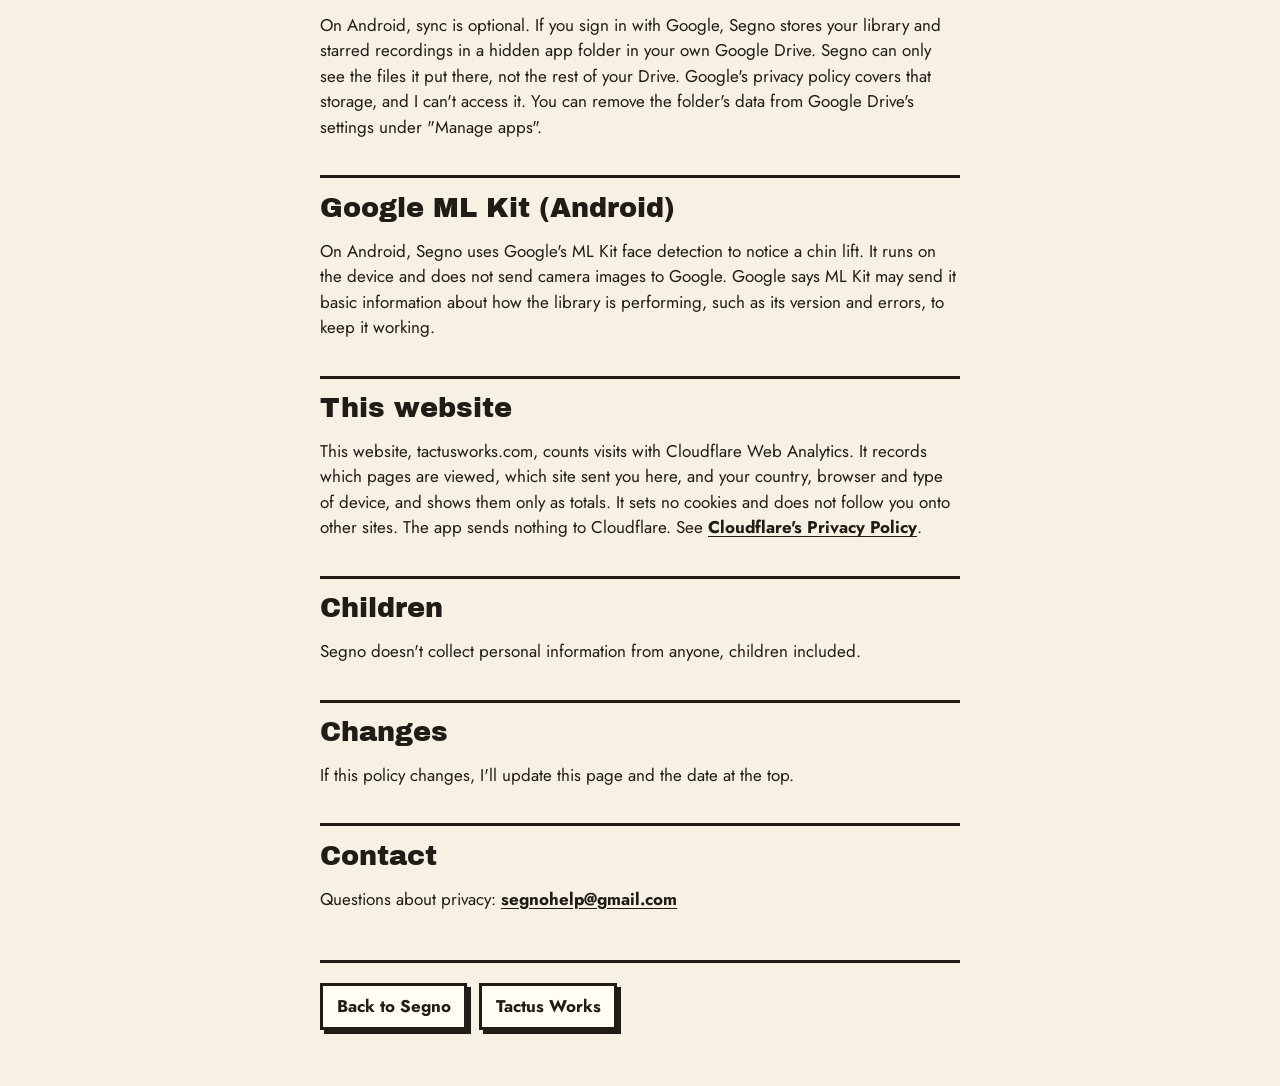
<file: segno/privacy/index.html>
<!doctype html>
<html lang="en-GB">
<head>
<meta charset="utf-8">
<meta name="viewport" content="width=device-width, initial-scale=1, viewport-fit=cover">
<title>Segno privacy policy</title>
<meta name="description" content="Segno privacy policy: no accounts, no ads and no analytics, and everything is processed on your device.">
<link rel="canonical" href="https://tactusworks.com/segno/privacy/">
<link rel="icon" type="image/png" sizes="32x32" href="../img/favicon.png">
<link rel="apple-touch-icon" href="../img/apple-touch-icon.png">
<style>
@font-face{font-family:"Archivo Black";font-weight:400;font-style:normal;font-display:swap;src:url("../fonts/archivo-black.woff2") format("woff2")}
@font-face{font-family:"Jost";font-weight:400;font-style:normal;font-display:swap;src:url("../fonts/jost-400.woff2") format("woff2")}@font-face{font-family:"Jost";font-weight:500;font-style:normal;font-display:swap;src:url("../fonts/jost-500.woff2") format("woff2")}
@font-face{font-family:"Jost";font-weight:700;font-style:normal;font-display:swap;src:url("../fonts/jost-700.woff2") format("woff2")}
:root{--bg:#F7F1E4;--fg:#201C16;--line:#201C16;--card:#FFFDF6;--soft:#6A6253;--p:#1B5E6B;--s:#F5D033;--t:#F0507A;--a:#F2762E;
--disp:"Archivo Black","Arial Black",Impact,sans-serif;--body:"Jost","Futura","Century Gothic",system-ui,sans-serif;--out:cubic-bezier(.23,1,.32,1)}
@media (prefers-color-scheme:dark){:root:not([data-theme="light"]){--bg:#16130F;--fg:#F7F1E4;--line:#F7F1E4;--card:#2A251D;--soft:#B5AC9A;color-scheme:dark}}
:root[data-theme="dark"]{--bg:#16130F;--fg:#F7F1E4;--line:#F7F1E4;--card:#2A251D;--soft:#B5AC9A;color-scheme:dark}
*{box-sizing:border-box}
body{margin:0;background:var(--bg);color:var(--fg);font:400 1.0625rem/1.5 var(--body);padding-bottom:56px}
.wrap{max-width:42rem;margin:0 auto;padding-left:max(16px,env(safe-area-inset-left,0px));padding-right:max(16px,env(safe-area-inset-right,0px))}
h1,h2,p{margin:0}
:focus-visible{outline:3px solid var(--a);outline-offset:3px}
.btn{display:inline-block;text-decoration:none;color:inherit;border:3px solid var(--line);background:var(--card);box-shadow:4px 4px 0 var(--line);padding:.45em .8em;font-weight:700;transition:transform .1s var(--out),box-shadow .1s var(--out)}
.btn:active{transform:translate(3px,3px);box-shadow:1px 1px 0 var(--line)}
.top{padding-block:28px 8px}
.top,footer{display:flex;flex-wrap:wrap;gap:12px}
h1{font:400 clamp(2.2rem,8vw,3.6rem)/1.05 var(--disp);text-wrap:balance;padding:28px 0 20px}
h2{font:400 clamp(1.3rem,4vw,1.7rem)/1.15 var(--disp);text-wrap:balance;margin-top:2.2rem;padding-top:.9rem;border-top:3px solid var(--line)}
p{margin-top:.9rem}
h1+p,h2+p{margin-top:.9rem}
a{color:inherit;font-weight:700;text-underline-offset:3px}
footer{margin-top:3rem;padding-top:20px;border-top:3px solid var(--line)}
</style>
</head>
<body>
<div class="wrap">
<div class="top"><a class="btn" href="../../"><span aria-hidden="true">&larr;</span> Tactus Works</a> <a class="btn" href="../">Segno</a></div>
<main>
<h1>Segno privacy policy</h1>
<p>Last updated: 26 November 2026</p>
<p>Segno is a sheet-music practice app for iPhone, iPad and Android, made by Tactus Works (Alan Molina). This page explains what happens to your information when you use it.</p>
<h2>The short version</h2>
<p>Segno has no accounts, no ads and no analytics. I don't run any servers, and I never see your music, photos, recordings or anything else you put in the app. Everything is processed on your device. If you turn on sync, your library is stored in your own iCloud or Google Drive account, which only you can read.</p>
<h2>What stays on your device</h2>
<p>The photos you take or import, the passages Segno crops from them, your pen and highlighter markings, your recordings and your settings are all stored inside the app on your device. Deleting the app deletes them.</p>
<h2>Camera</h2>
<p>Segno uses the camera to photograph sheet music. If you switch on nod page turns, it also uses the front camera to notice a chin lift. On devices that support it, the front camera also runs while a metronome groove plays, so an eyebrow raise can play a drum fill. That is on until you switch it off in the metronome panel. Camera camera frames are read on the device as they arrive and are never saved or sent anywhere. Nod and voice turns are off until you switch them on.</p>
<h2>Microphone and speech</h2>
<p>Segno uses the microphone to record you playing, only when you press record. Recordings stay on your device unless you star one and have sync turned on (see below).</p>
<p>On iPhone and iPad, voice page turns listen for "next" and "back". Speech recognition is set to run on the device, so your voice is not sent to Apple or anyone else. Voice turns are off until you switch them on.</p>
<h2>Photo library</h2>
<p>On iPhone and iPad, Segno reads only the photos you pick to import. It does not look through the rest of your library.</p>
<h2>Sync</h2>
<p>On iPhone and iPad, your library and starred recordings sync between your devices through Apple's iCloud, in your own private iCloud storage. Apple's privacy policy covers that storage, and I can't access it.</p>
<p>On Android, sync is optional. If you sign in with Google, Segno stores your library and starred recordings in a hidden app folder in your own Google Drive. Segno can only see the files it put there, not the rest of your Drive. Google's privacy policy covers that storage, and I can't access it. You can remove the folder's data from Google Drive's settings under "Manage apps".</p>
<h2>Google ML Kit (Android)</h2>
<p>On Android, Segno uses Google's ML Kit face detection to notice a chin lift. It runs on the device and does not send camera images to Google. Google says ML Kit may send it basic information about how the library is performing, such as its version and errors, to keep it working.</p>
<h2>This website</h2>
<p>This website, tactusworks.com, counts visits with Cloudflare Web Analytics. It records which pages are viewed, which site sent you here, and your country, browser and type of device, and shows them only as totals. It sets no cookies and does not follow you onto other sites. The app sends nothing to Cloudflare. See <a href="https://www.cloudflare.com/privacypolicy/">Cloudflare's Privacy Policy</a>.</p>
<h2>Children</h2>
<p>Segno doesn't collect personal information from anyone, children included.</p>
<h2>Changes</h2>
<p>If this policy changes, I'll update this page and the date at the top.</p>
<h2>Contact</h2>
<p>Questions about privacy: <a href="mailto:segnohelp@gmail.com">segnohelp@gmail.com</a></p>
</main>
<footer><a class="btn" href="../">Back to Segno</a> <a class="btn" href="../../">Tactus Works</a></footer>
</div>
<!-- Cloudflare Web Analytics --><script type='module' src='https://static.cloudflareinsights.com/beacon.min.js' data-cf-beacon='{"token": "8805b5622d8545b987d8adc947eb6213"}'></script><!-- End Cloudflare Web Analytics -->
</body>
</html>
</file>
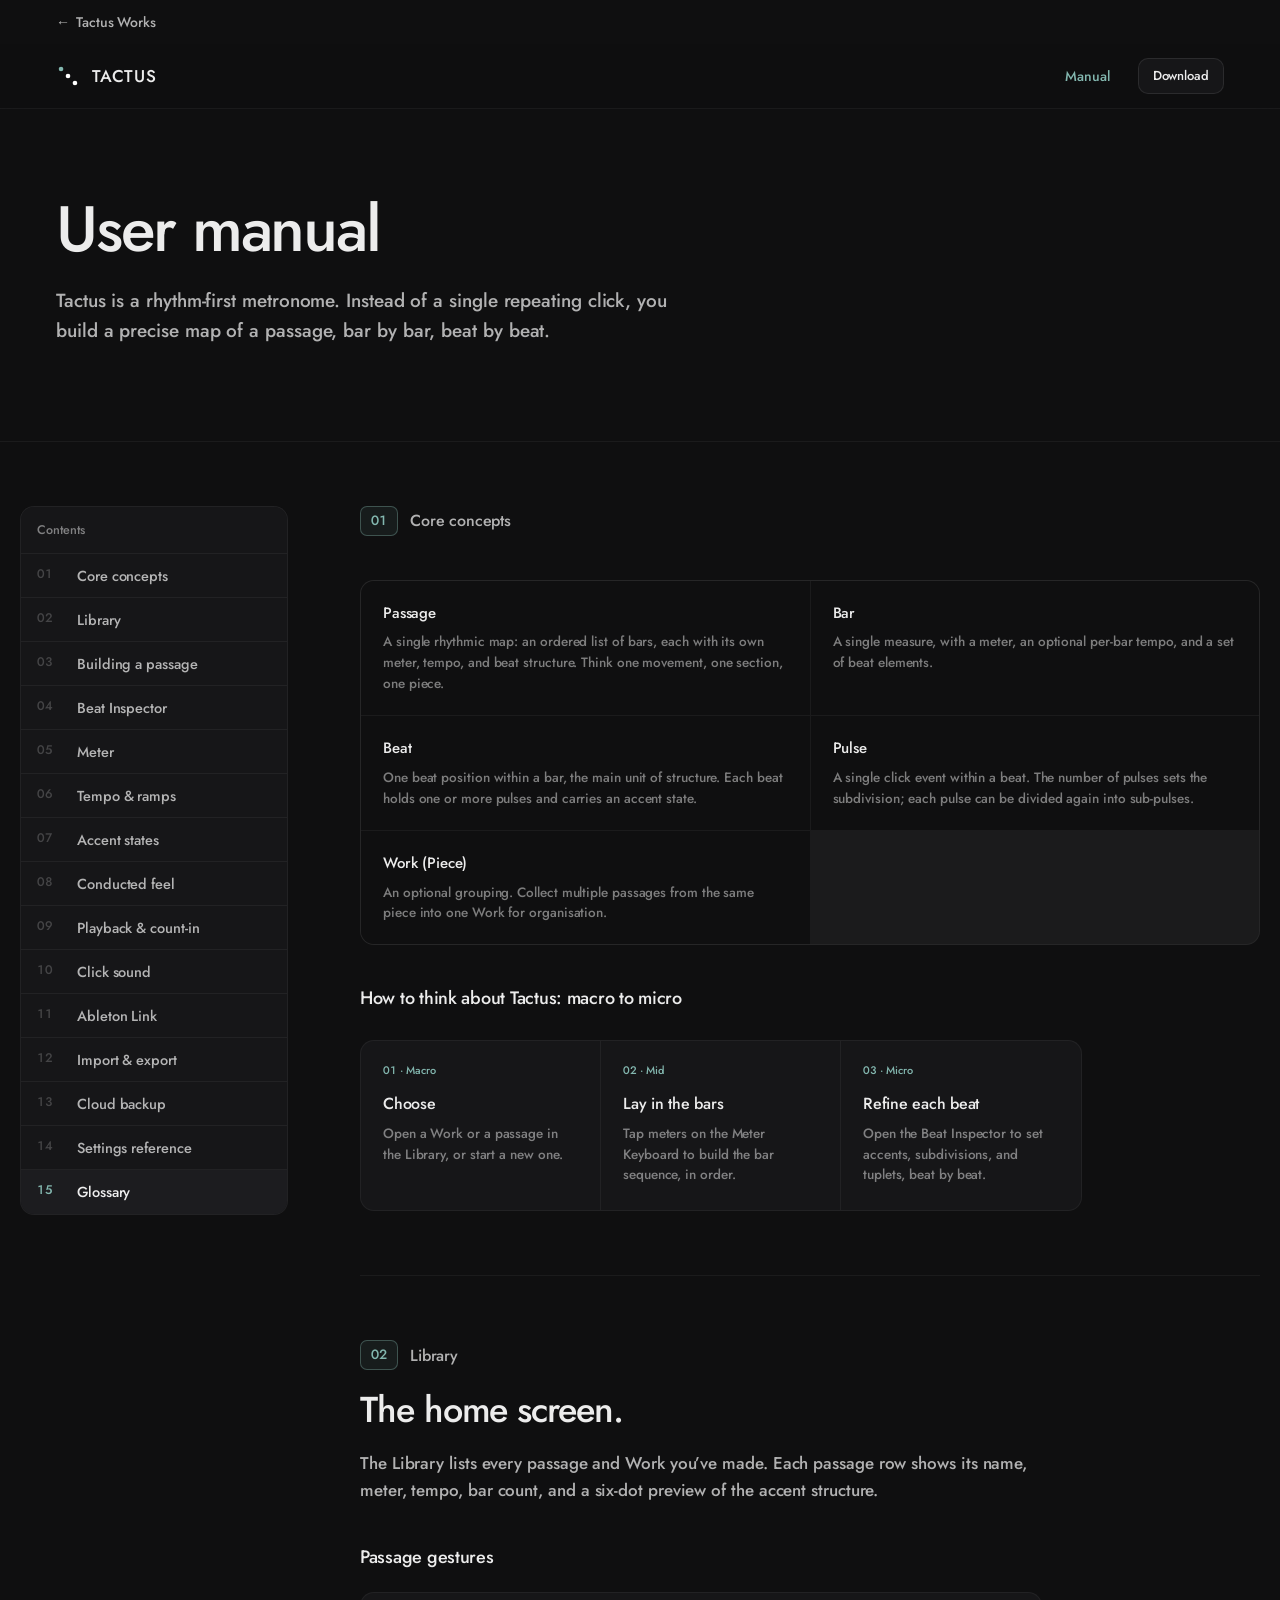
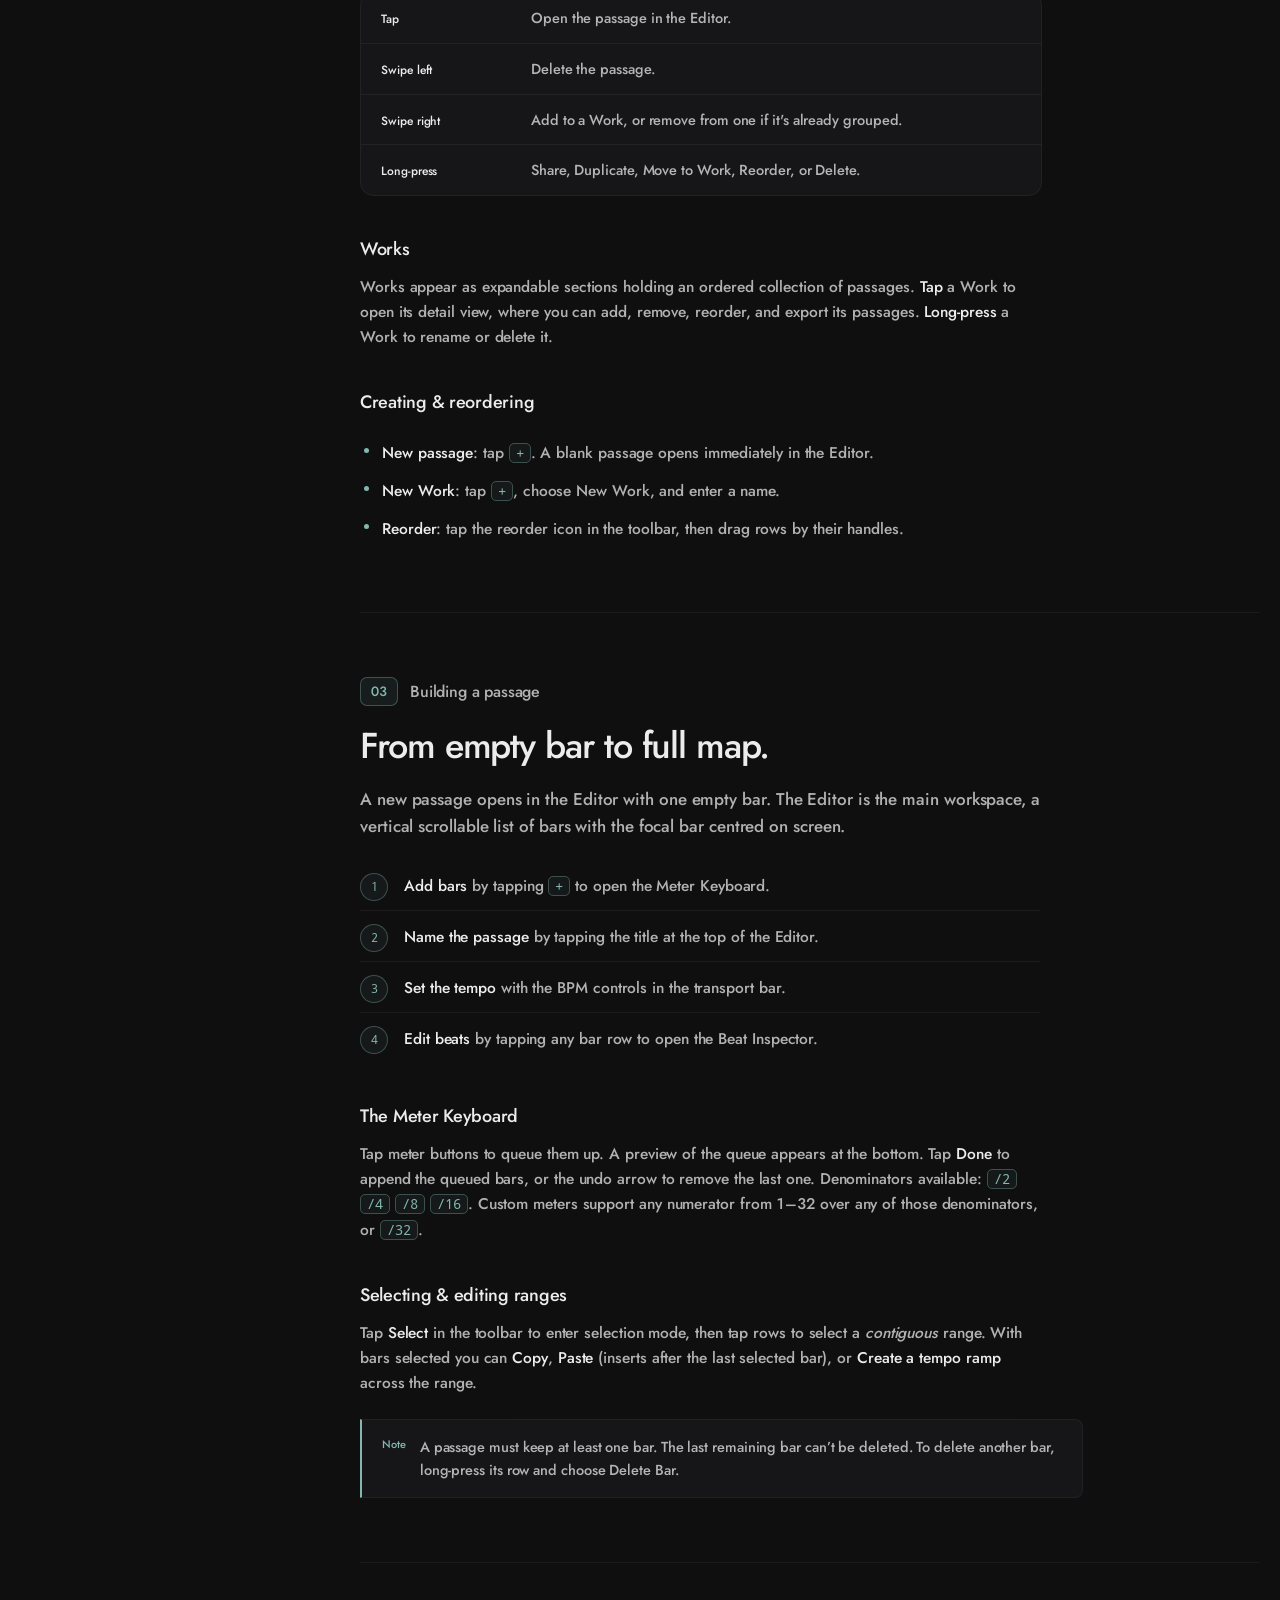
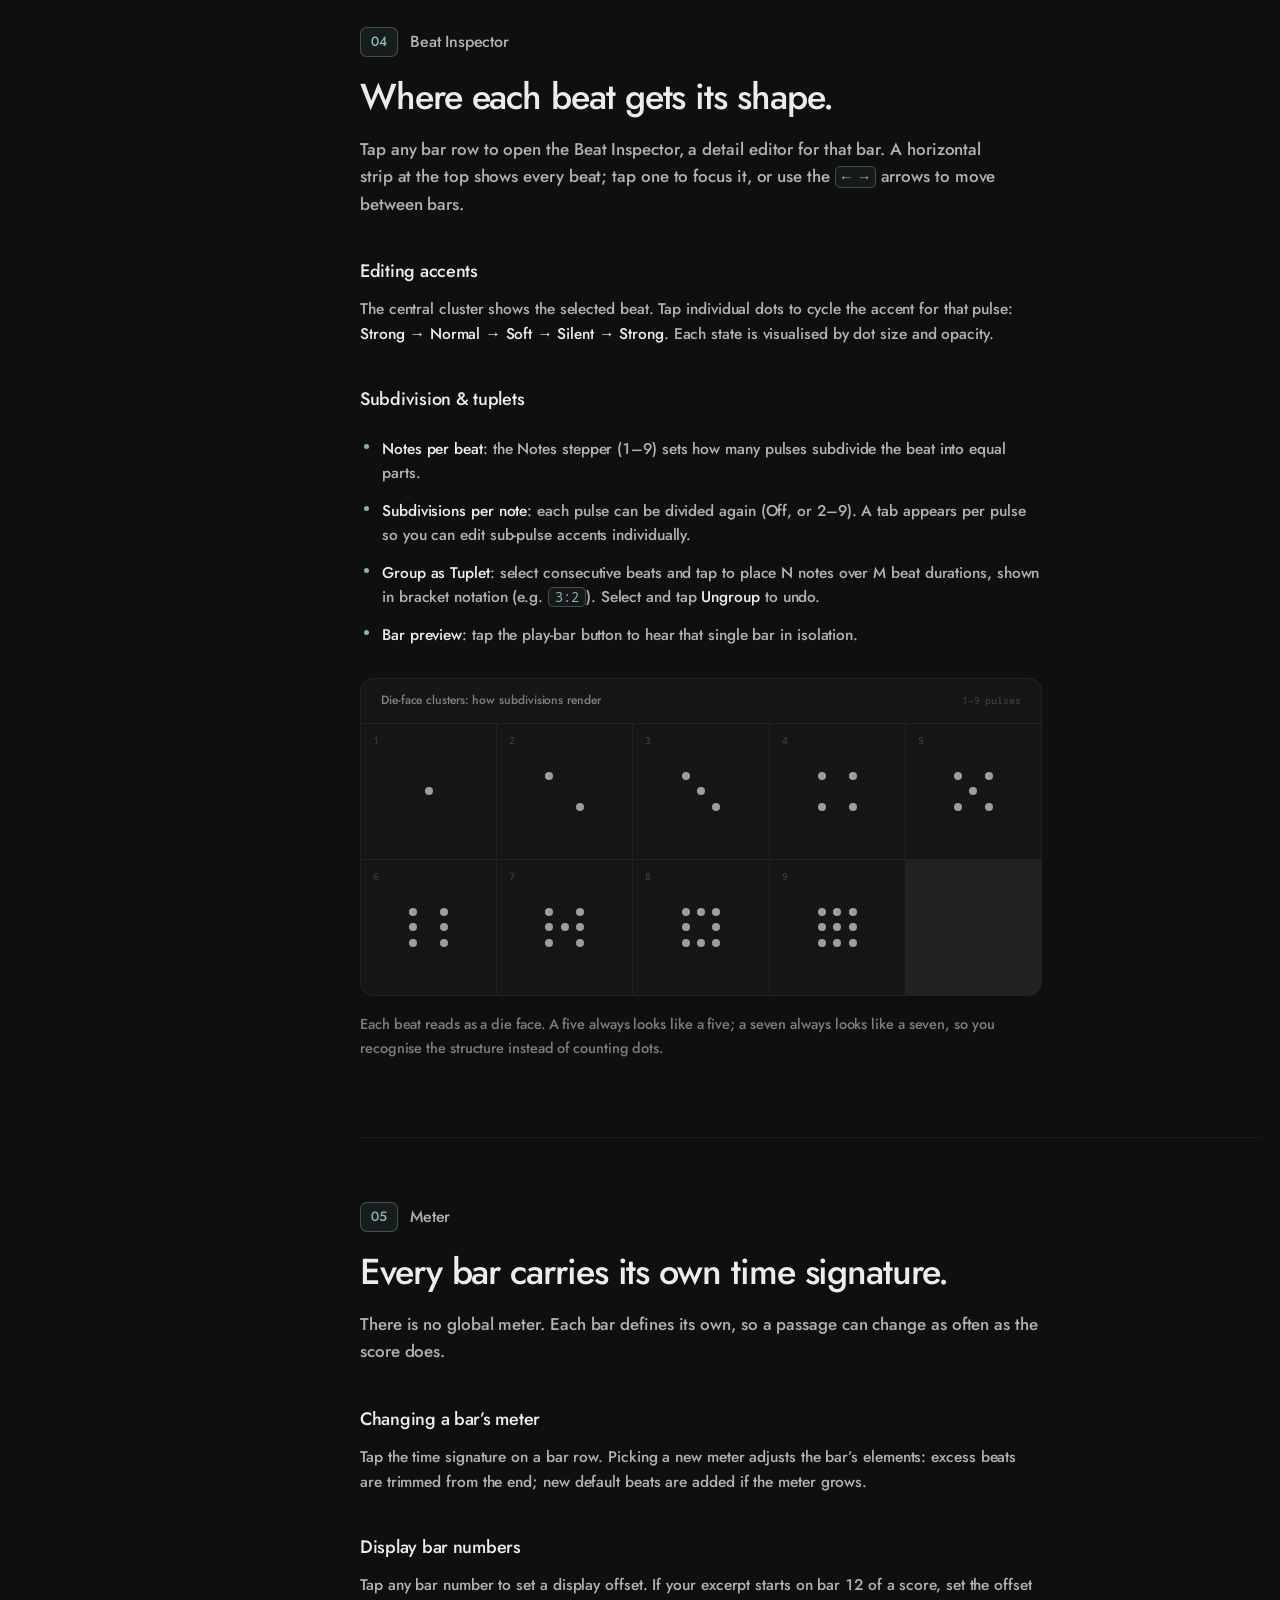
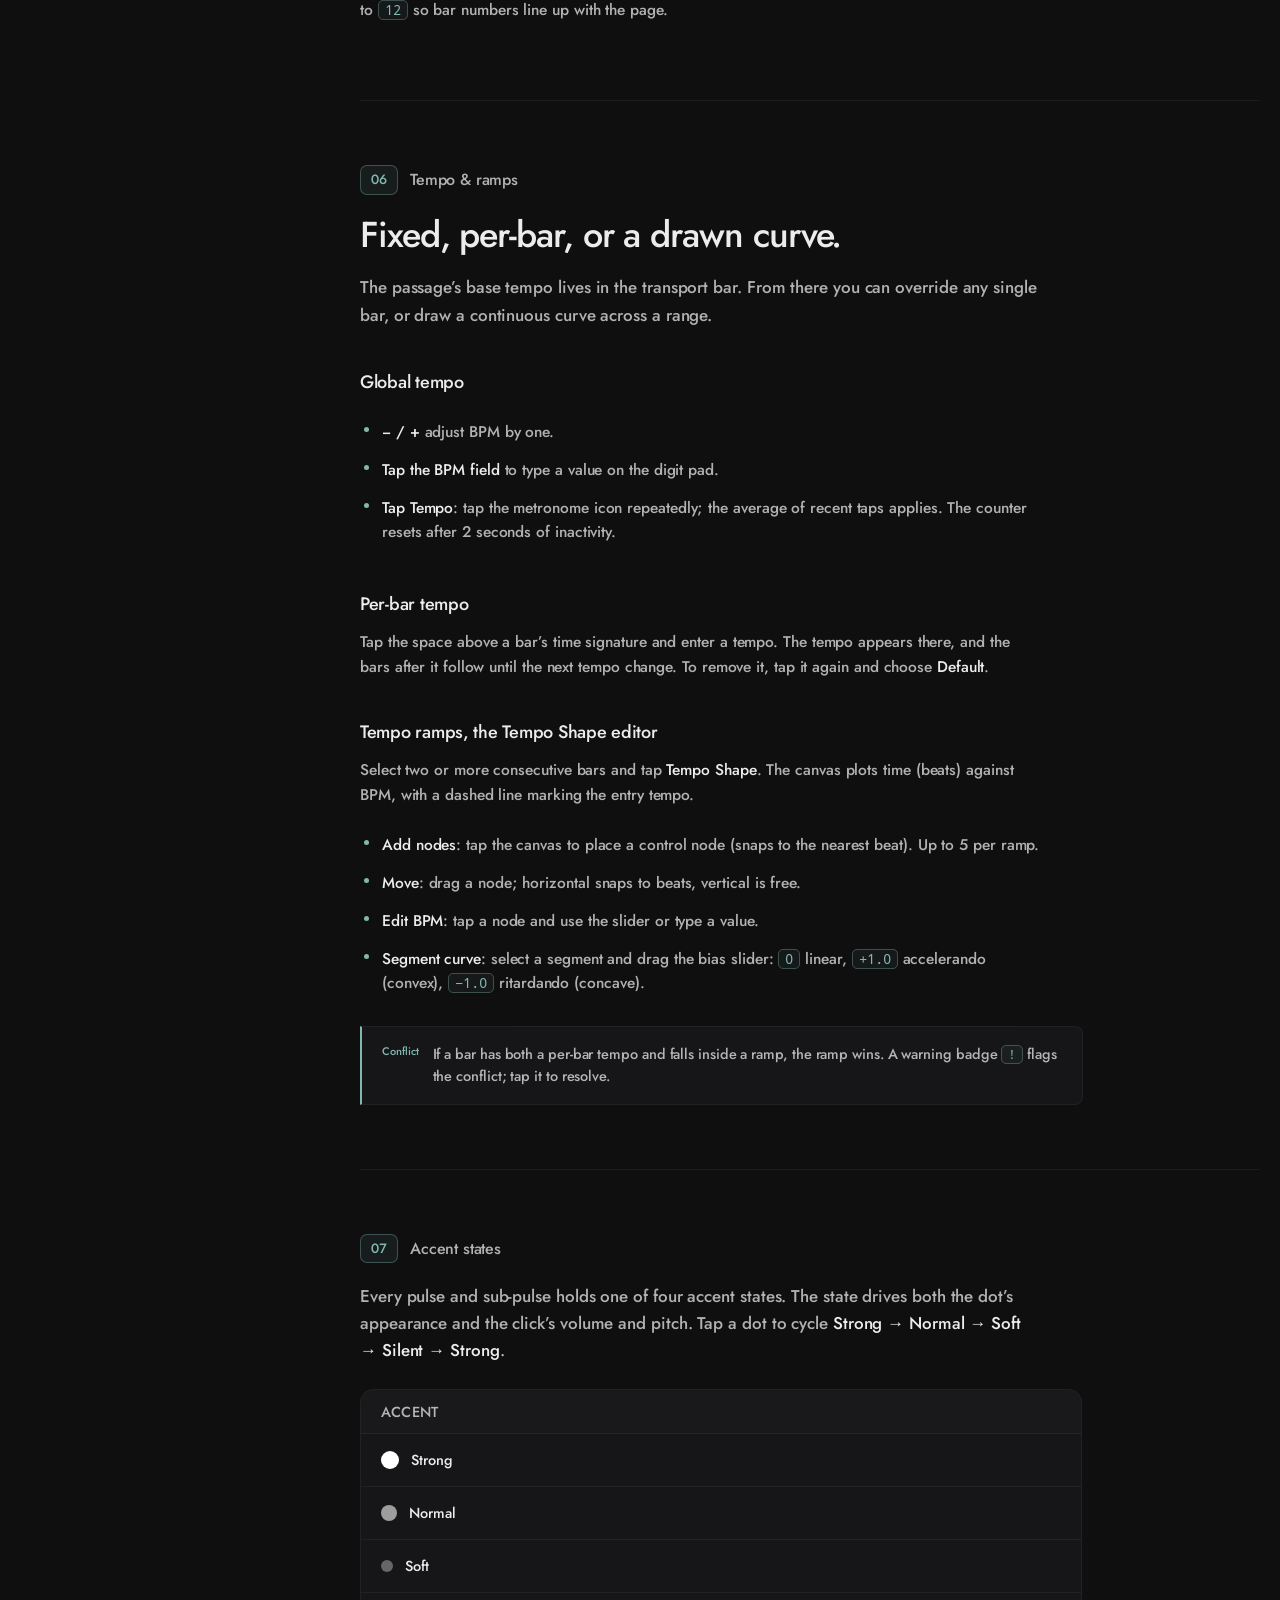
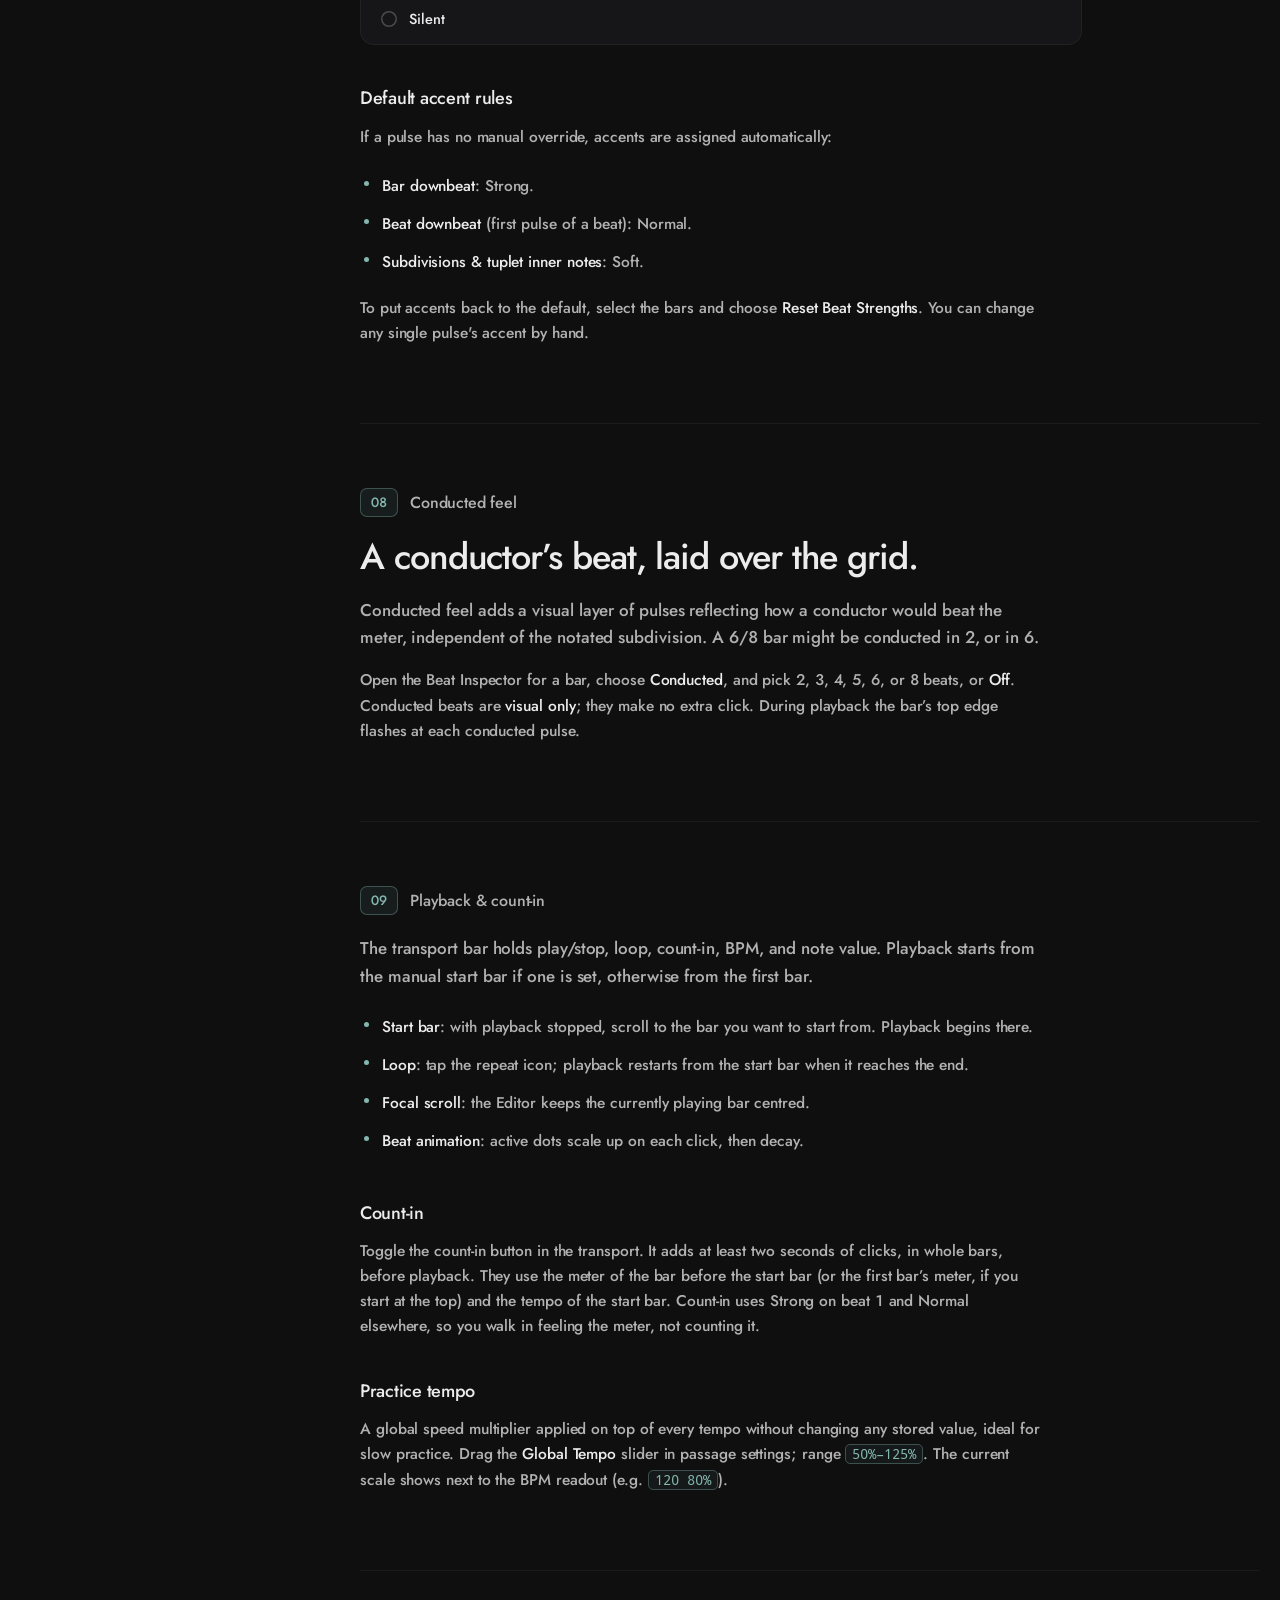
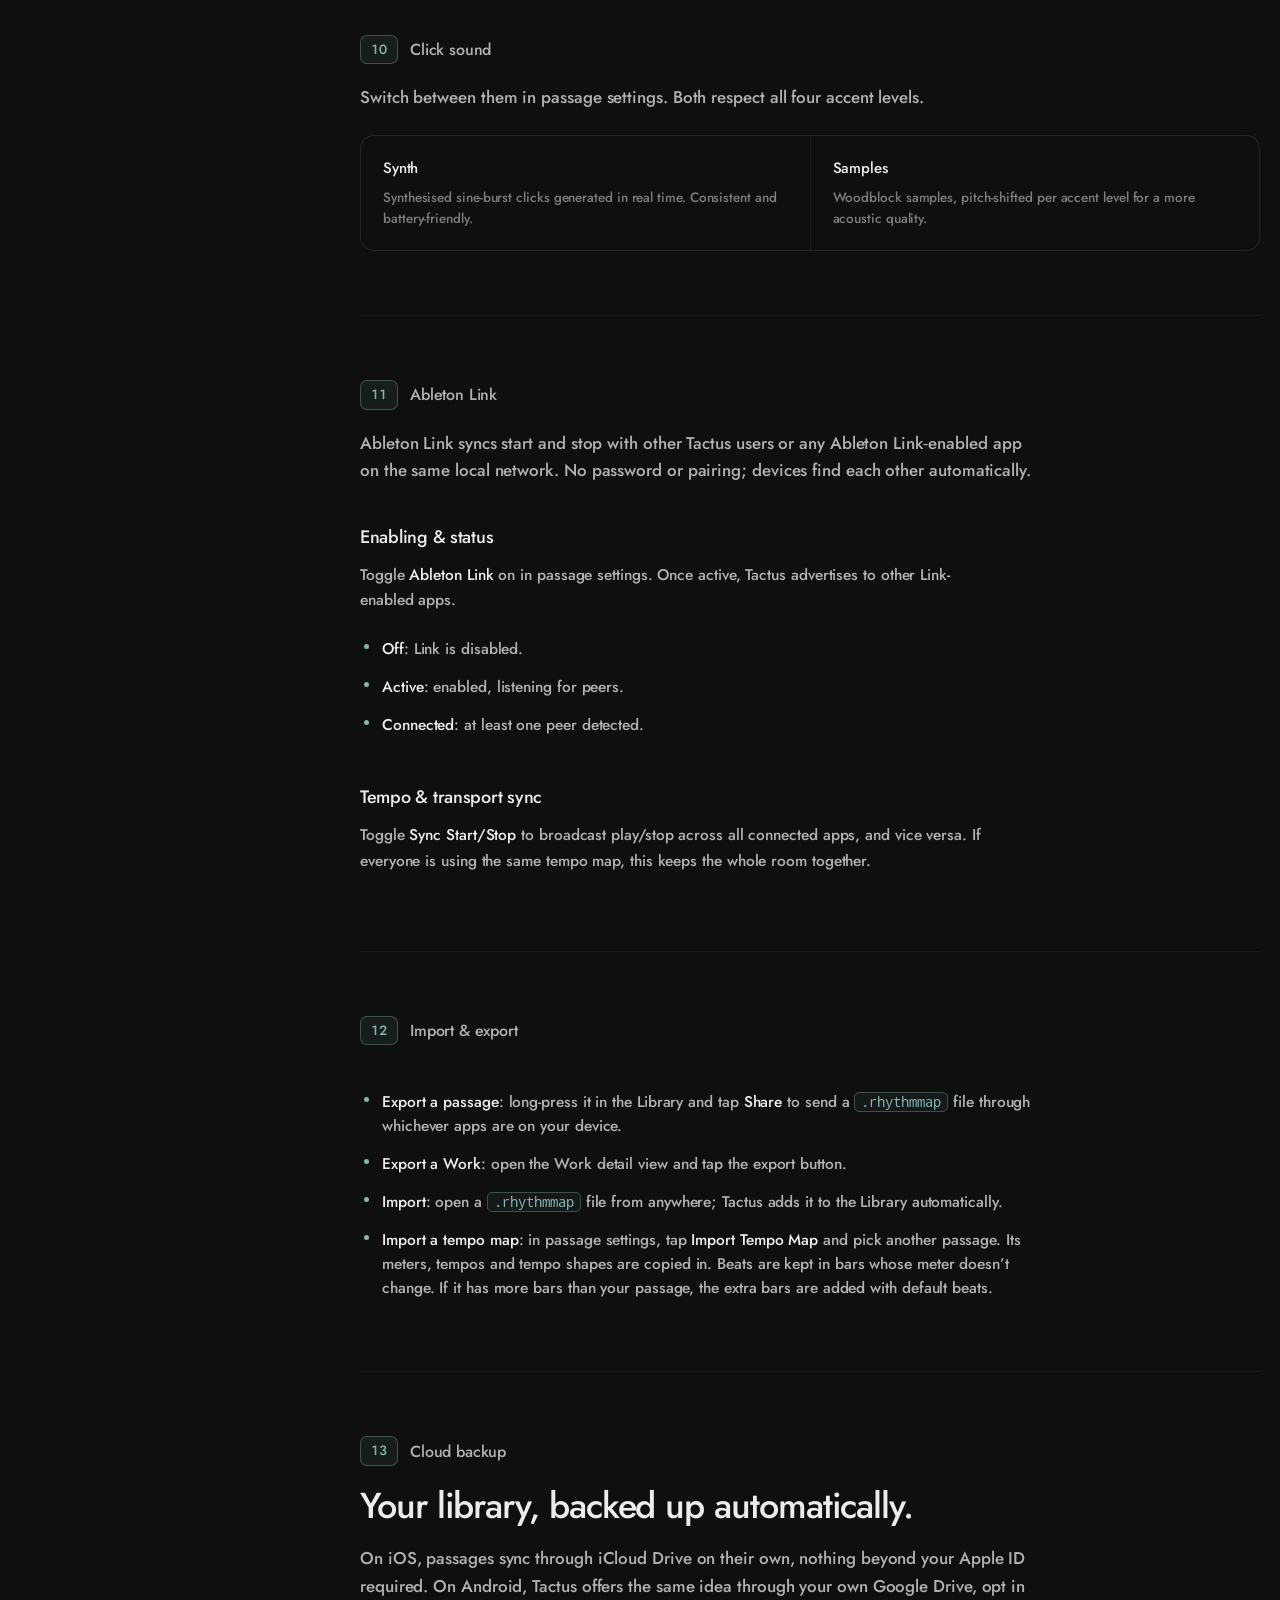
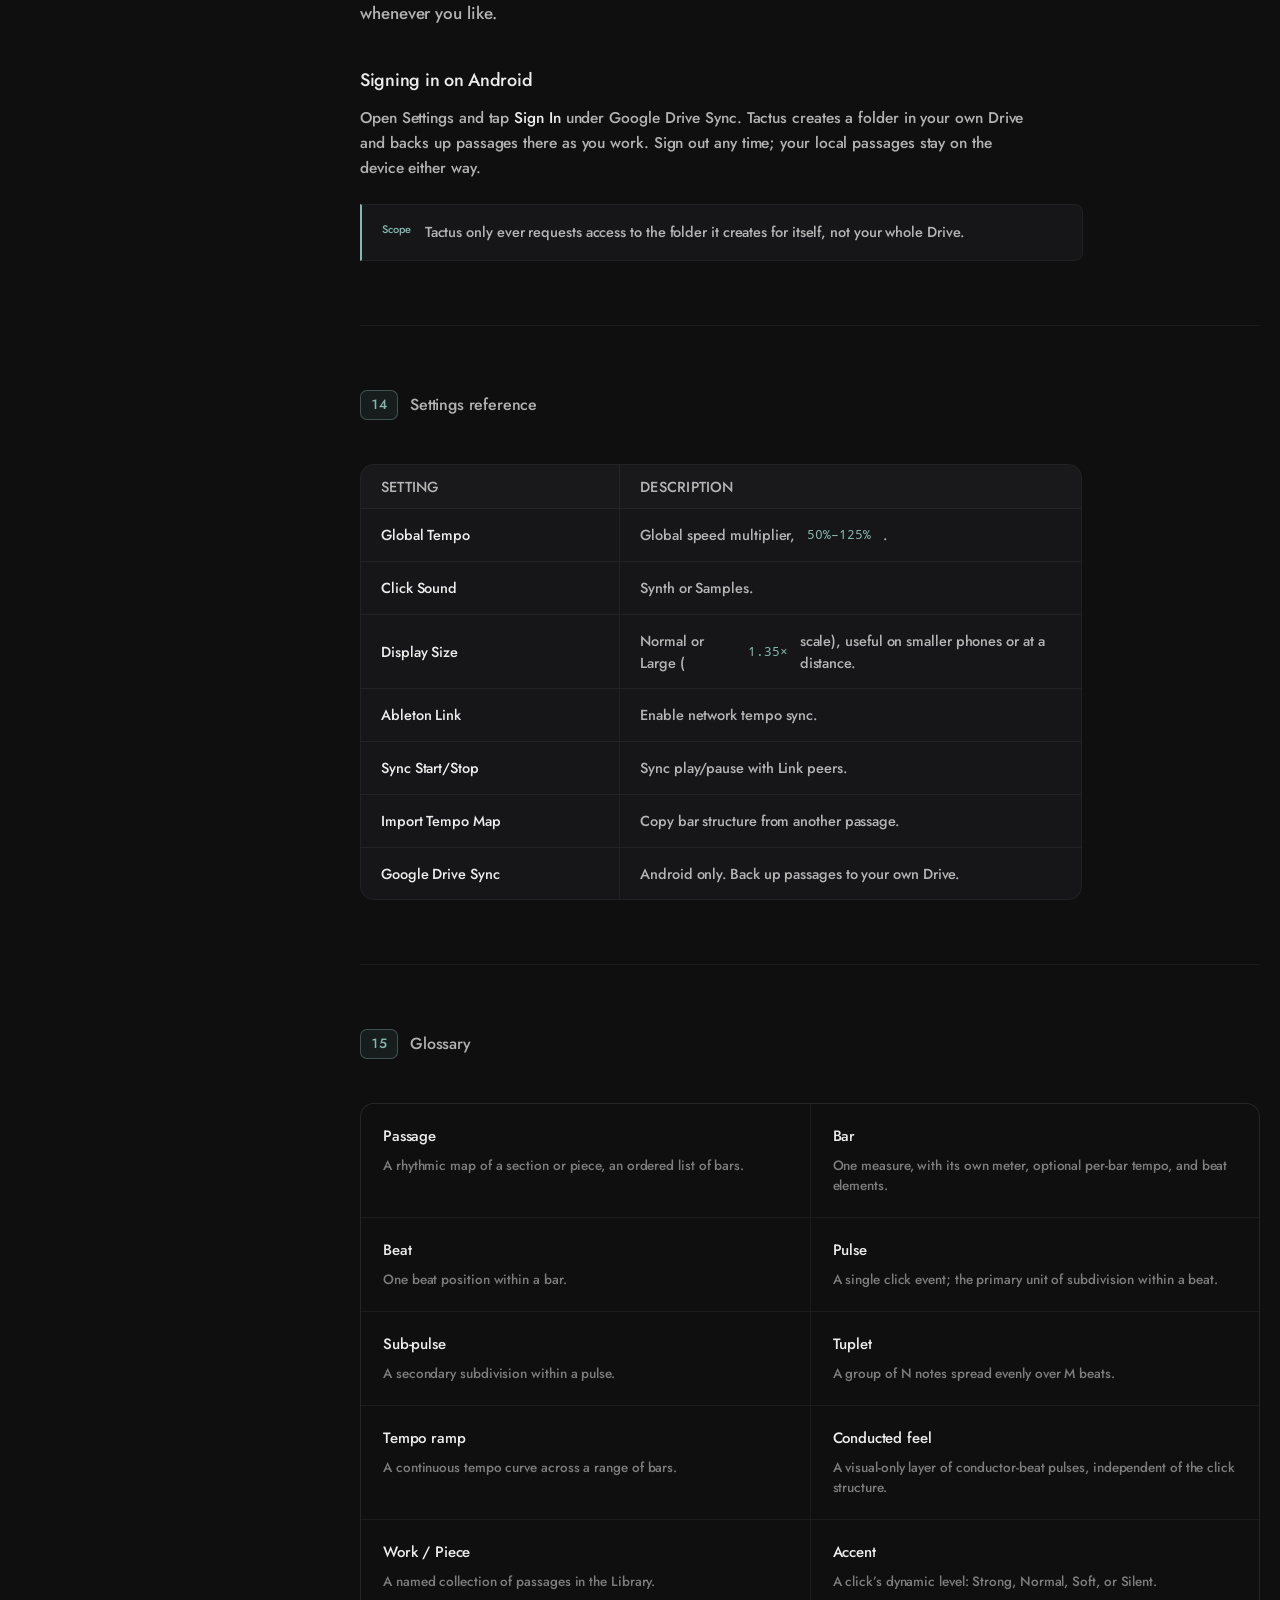
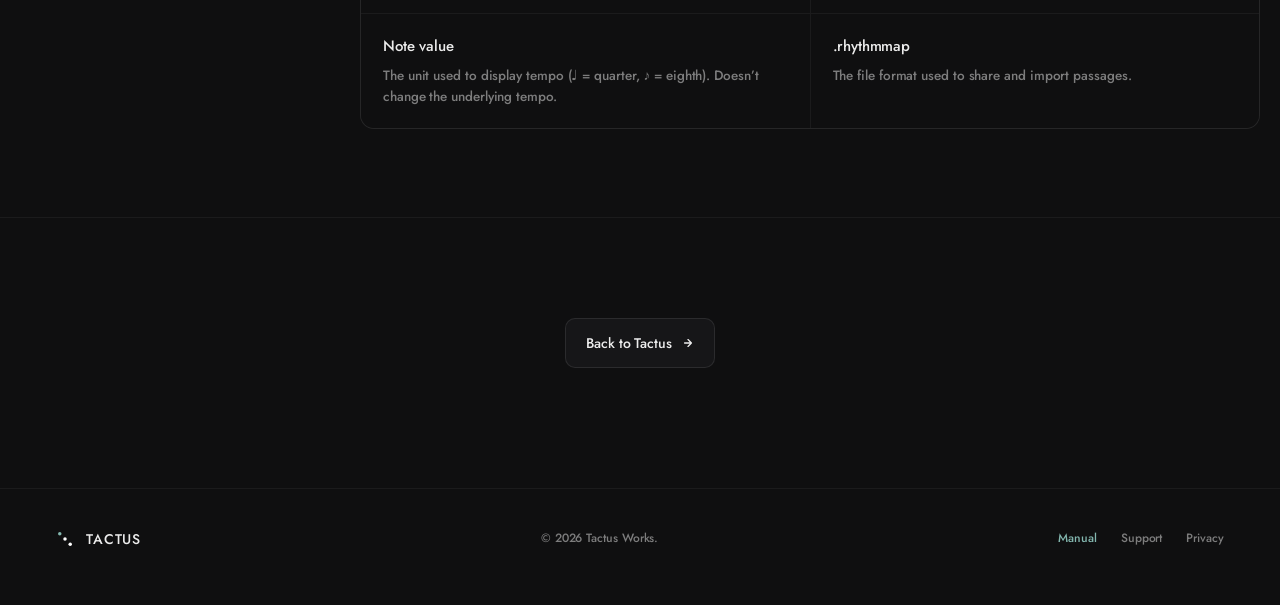
<file: tactus/manual/index.html>
<!doctype html>
<html lang="en">
<head>
  <meta charset="utf-8">
  <meta name="viewport" content="width=device-width, initial-scale=1">
  <title>Tactus Manual: Meter Entry, Accents, Subdivisions & Tempo Shape</title>
  <meta name="description" content="Full feature reference for Tactus: meter entry, accent states, subdivisions, Ableton Link, tempo shape curves, conducted feel, and more.">
  <link rel="canonical" href="https://tactusworks.com/tactus/manual/">
  <meta name="theme-color" content="#0F0F10">
  <link rel="icon" href="../assets/icons/favicon.ico" sizes="any">
  <link rel="icon" type="image/png" sizes="32x32" href="../assets/icons/favicon-32x32.png">
  <link rel="icon" type="image/png" sizes="16x16" href="../assets/icons/favicon-16x16.png">
  <link rel="apple-touch-icon" href="../assets/icons/apple-touch-icon.png">
  <link rel="manifest" href="../assets/icons/site.webmanifest">
  <meta property="og:type" content="website">
  <meta property="og:url" content="https://tactusworks.com/tactus/manual/">
  <meta property="og:site_name" content="Tactus">
  <meta property="og:title" content="Tactus Manual: Meter Entry, Accents, Subdivisions & Tempo Shape">
  <meta property="og:description" content="Full feature reference for Tactus: meter entry, accent states, subdivisions, Ableton Link, tempo shape curves, conducted feel, and more.">
  <link rel="stylesheet" href="../assets/tactus-tokens.css">
  <style>
    html, body {
      margin: 0; padding: 0;
      background: var(--bg);
      color: var(--fg);
      font-family: var(--ui);
      font-size: 16px; line-height: 1.45;
      letter-spacing: -0.005em;
      -webkit-font-smoothing: antialiased;
      font-variant-numeric: tabular-nums;
      scroll-behavior: smooth;
    }
    a { color: inherit; text-decoration: none; }
    ::selection { background: var(--accent-dim); color: var(--fg); }

    .wrap {
      max-width: 1240px;
      margin: 0 auto;
      padding: 0 56px;
    }
    @media (max-width: 720px) { .wrap { padding: 0 24px; } }

    /* ── Nav ─────────────────────────────────────────────────── */
    nav {
      position: sticky; top: 0; z-index: 50;
      background: rgba(15,15,16,0.78);
      backdrop-filter: saturate(140%) blur(14px);
      -webkit-backdrop-filter: saturate(140%) blur(14px);
      border-bottom: 0.5px solid var(--hair);
    }
    .tw-home a { display: inline-flex; align-items: center; gap: 6px; min-height: 44px; font-size: 14px; color: var(--fg-2); text-decoration: none; }
    .tw-home a:hover { color: var(--fg); }
    .nav-inner {
      display: flex; align-items: center; justify-content: space-between;
      height: 64px;
    }
    .brand {
      display: flex; align-items: center; gap: 12px;
      font-size: 17px;
    }
    .brand-mark { width: 24px; height: 24px; flex-shrink: 0; display: block; }
    .wordmark {
      font-family: "Jost", sans-serif;
      font-weight: 500;
      letter-spacing: 0.06em;
      text-transform: uppercase;
      color: rgba(255,255,255,0.92);
    }
    .nav-links {
      display: flex; align-items: center; gap: 28px;
      font-size: 14px; color: var(--fg-2);
    }
    .nav-links a:hover { color: var(--fg); }
    .nav-links a.current { color: var(--accent); }
    .nav-cta {
      display: inline-flex; align-items: center; gap: 8px;
      padding: 8px 14px;
      border: 1px solid var(--stroke);
      border-radius: var(--r-key);
      color: var(--fg);
      font-size: 13px; font-weight: 500;
      background: var(--bg-elev-1);
      transition: border-color 240ms var(--ease-out), background 240ms var(--ease-out);
    }
    .nav-cta:hover { border-color: var(--accent); background: var(--bg-elev-2); }
    .nav-cta .price { color: var(--fg-3); font-weight: 500; font-size: 13px; letter-spacing: -0.01em; }
    @media (max-width: 720px) { .nav-links a:not(.nav-cta) { display: none; } }

    /* ── Hero ────────────────────────────────────────────────── */
    .hero {
      padding: 88px 0 64px;
      border-bottom: 0.5px solid var(--hair);
    }
    .eyebrow {
      display: inline-flex; align-items: center; gap: 10px;
      font-size: 12px; font-weight: 500;
      color: var(--fg-3);
      letter-spacing: -0.005em;
      margin-bottom: 24px;
    }
    h1.hero-h {
      font-size: clamp(40px, 5.2vw, 64px);
      font-weight: 500;
      line-height: 1.02;
      letter-spacing: -0.035em;
      margin: 0 0 24px;
      text-wrap: balance;
    }
    .hero-sub {
      font-size: 19px; line-height: 1.55;
      color: var(--fg-2);
      max-width: 620px;
      margin: 0 0 32px;
      text-wrap: pretty;
    }
    /* ── Doc layout: sticky TOC + content ────────────────────── */
    .doc {
      display: grid;
      grid-template-columns: minmax(220px, 268px) minmax(0, 1fr);
      gap: 72px;
      padding: 64px 0 24px;
      align-items: start;
    }
    @media (max-width: 980px) {
      .doc { grid-template-columns: 1fr; gap: 32px; padding-top: 40px; }
    }
    .toc {
      position: sticky; top: 88px;
      display: flex; flex-direction: column;
      border: 0.5px solid var(--hair);
      border-radius: var(--r-card);
      background: var(--bg-elev-1);
      overflow: hidden;
      max-height: calc(100vh - 112px);
      overflow-y: auto;
    }
    @media (max-width: 980px) { .toc { position: static; max-height: none; } }
    .toc-h {
      padding: 14px 16px;
      border-bottom: 0.5px solid var(--hair);
      font-size: 12.5px; font-weight: 500;
      color: var(--fg-3);
      letter-spacing: -0.005em;
      position: sticky; top: 0;
      background: var(--bg-elev-1);
    }
    .toc a {
      display: grid;
      grid-template-columns: 30px 1fr;
      gap: 10px;
      padding: 11px 16px;
      border-bottom: 0.5px solid var(--hair);
      font-size: 14.5px;
      color: var(--fg-2);
      transition: background 200ms var(--ease-out), color 200ms var(--ease-out);
    }
    .toc a:last-child { border-bottom: 0; }
    .toc a:hover { background: var(--bg-elev-2); color: var(--fg); }
    .toc a .n {
      font-family: var(--ui); font-size: 12.5px; font-weight: 500;
      color: var(--fg-4);
      letter-spacing: 0;
      font-feature-settings: "tnum";
    }
    .toc a:hover .n { color: var(--accent); }
    .toc a.active { background: var(--bg-elev-2); color: var(--fg); }
    .toc a.active .n { color: var(--accent); }

    /* ── Chapters ────────────────────────────────────────────── */
    .content { min-width: 0; }
    .chapter {
      padding-bottom: 64px;
      margin-bottom: 64px;
      border-bottom: 0.5px solid var(--hair);
      scroll-margin-top: 88px;
    }
    .chapter:last-child { border-bottom: 0; margin-bottom: 0; }
    .chapter-label {
      display: inline-flex; align-items: center; gap: 12px;
      font-size: 16px; font-weight: 500;
      color: var(--fg-2);
      letter-spacing: -0.01em;
      margin-bottom: 20px;
    }
    .chapter-label .n {
      font-family: var(--ui); font-size: 13.5px; font-weight: 500;
      color: var(--accent);
      padding: 4px 10px; border-radius: 7px;
      background: rgba(131,183,175,0.08);
      border: 0.5px solid var(--accent-dim);
      letter-spacing: 0;
    }
    h2 {
      font-size: clamp(26px, 3vw, 36px);
      font-weight: 500;
      line-height: 1.1;
      letter-spacing: -0.03em;
      margin: 0 0 20px;
      max-width: 720px;
      text-wrap: balance;
    }
    h3 {
      font-size: 18px; font-weight: 500;
      letter-spacing: -0.015em;
      margin: 40px 0 12px;
    }
    p.lede {
      font-size: 17px; color: var(--fg-2);
      max-width: 680px; line-height: 1.6;
      margin: 0 0 16px;
      text-wrap: pretty;
    }
    p.body {
      font-size: 15.5px; color: var(--fg-2);
      max-width: 680px; line-height: 1.62;
      margin: 0 0 14px;
      text-wrap: pretty;
    }
    .code {
      font-family: var(--mono);
      font-size: 0.88em;
      color: var(--accent);
      background: rgba(131,183,175,0.06);
      border: 0.5px solid var(--accent-dim);
      padding: 1px 6px;
      border-radius: 5px;
      letter-spacing: 0;
      font-feature-settings: "tnum";
    }
    strong { color: var(--fg); font-weight: 500; }
    a.inline {
      color: var(--accent);
      border-bottom: 0.5px solid var(--accent-dim);
      transition: border-color 200ms var(--ease-out);
    }
    a.inline:hover { border-bottom-color: var(--accent); }

    /* ── Gesture / step lists ────────────────────────────────── */
    .gestures {
      list-style: none; margin: 22px 0 0; padding: 0;
      border: 0.5px solid var(--hair);
      border-radius: var(--r-card);
      background: var(--bg-elev-1);
      overflow: hidden;
      max-width: 680px;
    }
    .gestures li {
      display: grid;
      grid-template-columns: 132px 1fr;
      gap: 18px;
      padding: 14px 20px;
      border-bottom: 0.5px solid var(--hair);
      font-size: 14.5px; color: var(--fg-2); line-height: 1.5;
      align-items: baseline;
    }
    .gestures li:last-child { border-bottom: 0; }
    .gestures .g {
      font-size: 12px; font-weight: 500;
      color: var(--fg);
      letter-spacing: -0.005em;
    }
    @media (max-width: 560px) {
      .gestures li { grid-template-columns: 1fr; gap: 4px; }
    }

    ol.steps {
      counter-reset: step;
      list-style: none; margin: 22px 0 0; padding: 0;
      max-width: 680px;
      display: flex; flex-direction: column; gap: 2px;
    }
    ol.steps li {
      position: relative;
      padding: 12px 0 12px 44px;
      font-size: 15.5px; color: var(--fg-2); line-height: 1.55;
      border-bottom: 0.5px solid var(--hair);
    }
    ol.steps li:last-child { border-bottom: 0; }
    ol.steps li::before {
      counter-increment: step;
      content: counter(step);
      position: absolute; left: 0; top: 11px;
      width: 26px; height: 26px;
      display: flex; align-items: center; justify-content: center;
      font-family: var(--mono); font-size: 12px; font-weight: 500;
      color: var(--accent);
      border: 0.5px solid var(--accent-dim);
      border-radius: 50%;
      background: rgba(131,183,175,0.06);
    }

    ul.bullets {
      margin: 18px 0 0; padding: 0; list-style: none;
      max-width: 680px;
    }
    ul.bullets li {
      position: relative;
      padding: 7px 0 7px 22px;
      font-size: 15.5px; color: var(--fg-2); line-height: 1.55;
    }
    ul.bullets li::before {
      content: ""; position: absolute;
      left: 4px; top: 14px;
      width: 5px; height: 5px; border-radius: 50%;
      background: var(--accent);
    }
    ul.bullets li strong { color: var(--fg); }

    /* ── Tables (accent states, settings) ────────────────────── */
    .table {
      margin: 24px 0 0;
      border: 0.5px solid var(--hair);
      border-radius: var(--r-card);
      background: var(--bg-elev-1);
      overflow: hidden;
      max-width: 720px;
    }
    .table .tr {
      display: grid;
      border-bottom: 0.5px solid var(--hair);
    }
    .table .tr:last-child { border-bottom: 0; }
    .table .tr.head {
      background: rgba(255,255,255,0.012);
      font-size: 11px; font-weight: 500;
      color: var(--fg-3); letter-spacing: 0.02em; text-transform: uppercase;
    }
    .table .td {
      padding: 15px 20px;
      font-size: 14.5px; color: var(--fg-2); line-height: 1.5;
      border-right: 0.5px solid var(--hair);
      display: flex; align-items: center; gap: 12px;
    }
    .table .td:last-child { border-right: 0; }
    .table .tr.head .td { padding: 11px 20px; }
    .table .td .name { color: var(--fg); font-weight: 500; }
    .table .td .mono { font-family: var(--mono); font-size: 13px; color: var(--accent); font-feature-settings: "tnum"; }

    .accent-table .tr { grid-template-columns: 1fr; }
    .settings-table .tr { grid-template-columns: 0.9fr 1.6fr; }
    @media (max-width: 640px) {
      .settings-table .tr { grid-template-columns: 1fr; }
      .table .td { border-right: 0; border-bottom: 0.5px solid var(--hair); }
      .table .tr .td:last-child { border-bottom: 0; }
      .table .tr.head { display: none; }
    }

    /* dot samples in accent table */
    .dot-sample {
      width: 16px; height: 16px; border-radius: 50%; flex-shrink: 0;
      background: var(--dot-normal);
    }
    .dot-sample.strong { width: 18px; height: 18px; background: var(--dot-strong); }
    .dot-sample.soft   { width: 12px; height: 12px; background: var(--dot-soft); }
    .dot-sample.silent { background: transparent; box-shadow: inset 0 0 0 1.5px var(--dot-silent); }

    /* ── Note callout ────────────────────────────────────────── */
    .note {
      margin: 24px 0 0;
      max-width: 680px;
      border: 0.5px solid var(--hair);
      border-left: 2px solid var(--accent);
      border-radius: 0 var(--r-row) var(--r-row) 0;
      background: var(--bg-elev-1);
      padding: 16px 20px;
      display: grid; grid-template-columns: auto 1fr; gap: 14px;
      align-items: start;
    }
    .note .tag {
      font-size: 11px; font-weight: 500; color: var(--accent);
      letter-spacing: -0.005em;
      padding-top: 1px;
      white-space: nowrap;
    }
    .note p { margin: 0; font-size: 14.5px; color: var(--fg-2); line-height: 1.55; }

    /* ── Concept cards ───────────────────────────────────────── */
    .concepts {
      display: grid;
      grid-template-columns: repeat(2, 1fr);
      gap: 1px;
      background: var(--hair);
      border: 0.5px solid var(--hair);
      border-radius: var(--r-card);
      overflow: hidden;
      margin-top: 24px;
    }
    @media (max-width: 560px) { .concepts { grid-template-columns: 1fr; } }
    .concept {
      background: var(--bg);
      padding: 22px 22px 20px;
    }
    .concept .ct { font-size: 15px; font-weight: 500; letter-spacing: -0.01em; margin-bottom: 8px; }
    .concept .cd { font-size: 13.5px; color: var(--fg-3); line-height: 1.55; }

    /* ── Macro → micro flow ──────────────────────────────────── */
    .flow {
      margin-top: 28px;
      border: 0.5px solid var(--hair);
      border-radius: var(--r-card);
      background: var(--bg-elev-1);
      overflow: hidden;
      max-width: 720px;
    }
    .flow-grid { display: grid; grid-template-columns: repeat(3, 1fr); }
    @media (max-width: 640px) { .flow-grid { grid-template-columns: 1fr; } }
    .flow-step {
      padding: 22px 22px 24px;
      border-right: 0.5px solid var(--hair);
    }
    .flow-step:last-child { border-right: 0; }
    @media (max-width: 640px) {
      .flow-step { border-right: 0; border-bottom: 0.5px solid var(--hair); }
      .flow-step:last-child { border-bottom: 0; }
    }
    .flow-step .scale {
      font-family: var(--ui); font-size: 11px; font-weight: 500; color: var(--accent);
      letter-spacing: 0; margin-bottom: 14px;
      font-feature-settings: "tnum";
    }
    .flow-step .st { font-size: 16px; font-weight: 500; letter-spacing: -0.015em; margin-bottom: 8px; }
    .flow-step .sd { font-size: 13.5px; color: var(--fg-3); line-height: 1.55; }

    /* ── Die-face cluster legend ─────────────────────────────── */
    .legend {
      margin-top: 24px;
      border: 0.5px solid var(--hair);
      border-radius: var(--r-card);
      background: var(--bg-elev-1);
      overflow: hidden;
      max-width: 680px;
    }
    .legend-head {
      padding: 13px 20px;
      border-bottom: 0.5px solid var(--hair);
      font-size: 12px; font-weight: 500; color: var(--fg-3);
      display: flex; justify-content: space-between; align-items: center;
    }
    .legend-grid {
      display: grid;
      grid-template-columns: repeat(5, 1fr);
      gap: 1px; background: var(--hair);
    }
    @media (max-width: 560px) { .legend-grid { grid-template-columns: repeat(3, 1fr); } }
    .legend-cell {
      background: var(--bg-elev-1);
      aspect-ratio: 1 / 1;
      display: flex; flex-direction: column; align-items: center; justify-content: center;
      gap: 12px; position: relative;
    }
    .legend-cell .lbl {
      position: absolute; top: 10px; left: 12px;
      font-family: var(--mono); font-size: 10px; color: var(--fg-4);
    }
    .cluster {
      width: 46px; height: 46px;
      display: grid;
      grid-template-columns: repeat(3, 1fr);
      grid-template-rows: repeat(3, 1fr);
      place-items: center;
    }
    .cluster .d { width: 8px; height: 8px; border-radius: 50%; background: var(--dot-normal); }
    .cluster .d.empty { visibility: hidden; }

    /* ── Closing ─────────────────────────────────────────────── */
    .closing {
      padding: 100px 0 120px;
      text-align: center;
      border-top: 0.5px solid var(--hair);
    }
    .closing p { font-size: 17px; color: var(--fg-2); max-width: 520px; margin: 0 auto 30px; }
    .btn-secondary {
      display: inline-flex; align-items: center; gap: 10px;
      padding: 14px 20px;
      border: 1px solid var(--stroke);
      border-radius: var(--r-key);
      color: var(--fg);
      font-size: 14px; font-weight: 500;
      background: var(--bg-elev-1);
      transition: border-color 200ms var(--ease-out), background 200ms var(--ease-out);
    }
    .btn-secondary:hover { border-color: var(--accent); background: var(--bg-elev-2); }

    /* ── Footer ──────────────────────────────────────────────── */
    footer {
      border-top: 0.5px solid var(--hair);
      padding: 40px 0 56px;
    }
    .footer-inner {
      display: flex; align-items: center; justify-content: space-between;
      flex-wrap: wrap; gap: 20px;
      font-size: 12px; color: var(--fg-3);
    }
    .footer-inner .brand { font-size: 14px; color: var(--fg-2); }
    .footer-inner .brand-mark { width: 18px; height: 18px; }
    .footer-links {
      display: flex; gap: 24px;
      letter-spacing: -0.005em;
      font-size: 12px; font-weight: 500; color: var(--fg-3);
    }
    .footer-links a:hover { color: var(--fg); }
    .footer-links a.current { color: var(--accent); }
  </style>
</head>
<body>

  <!-- ── Nav ─────────────────────────────────────────────────────────── -->
  <div class="wrap tw-home"><a href="../../"><span aria-hidden="true">&larr;</span> Tactus Works</a></div>
  <nav>
    <div class="wrap nav-inner">
      <a class="brand" href="../">
        <svg class="brand-mark" viewBox="0 0 1024 1024" aria-hidden="true">
          <circle cx="215" cy="215" r="99" fill="#83B7AF"/>
          <circle cx="512" cy="512" r="99" fill="#FFFFFF"/>
          <circle cx="809" cy="809" r="99" fill="#FFFFFF"/>
        </svg>
        <span class="wordmark">Tactus</span>
      </a>
      <div class="nav-links">
        <a class="current" href="./">Manual</a>
        <a class="nav-cta" href="../#get">
          Download
        </a>
      </div>
    </div>
  </nav>

  <!-- ── Hero ────────────────────────────────────────────────────────── -->
  <header class="hero" data-screen-label="01 Manual hero">
    <div class="wrap">
      <h1 class="hero-h">User manual</h1>
      <p class="hero-sub">
        Tactus is a rhythm-first metronome. Instead of a single repeating click, you build a
        precise map of a passage, bar by bar, beat by beat.
      </p>
    </div>
  </header>

  <!-- ── Doc body ────────────────────────────────────────────────────── -->
  <div class="wrap doc">

    <!-- Sticky TOC -->
    <aside>
      <nav class="toc" id="toc">
        <div class="toc-h">Contents</div>
        <a href="#concepts"><span class="n">01</span><span>Core concepts</span></a>
        <a href="#library"><span class="n">02</span><span>Library</span></a>
        <a href="#passage"><span class="n">03</span><span>Building a passage</span></a>
        <a href="#inspector"><span class="n">04</span><span>Beat Inspector</span></a>
        <a href="#meter"><span class="n">05</span><span>Meter</span></a>
        <a href="#tempo"><span class="n">06</span><span>Tempo &amp; ramps</span></a>
        <a href="#accents"><span class="n">07</span><span>Accent states</span></a>
        <a href="#conducted"><span class="n">08</span><span>Conducted feel</span></a>
        <a href="#playback"><span class="n">09</span><span>Playback &amp; count-in</span></a>
        <a href="#sound"><span class="n">10</span><span>Click sound</span></a>
        <a href="#link"><span class="n">11</span><span>Ableton Link</span></a>
        <a href="#share"><span class="n">12</span><span>Import &amp; export</span></a>
        <a href="#backup"><span class="n">13</span><span>Cloud backup</span></a>
        <a href="#settings"><span class="n">14</span><span>Settings reference</span></a>
        <a href="#glossary"><span class="n">15</span><span>Glossary</span></a>
      </nav>
    </aside>

    <!-- Content -->
    <main class="content">

      <!-- 01 Core concepts -->
      <section class="chapter" id="concepts" data-screen-label="02 Core concepts">
        <div class="chapter-label"><span class="n">01</span>Core concepts</div>
        <div class="concepts">
          <div class="concept">
            <div class="ct">Passage</div>
            <div class="cd">A single rhythmic map: an ordered list of bars, each with its own meter, tempo, and beat structure. Think one movement, one section, one piece.</div>
          </div>
          <div class="concept">
            <div class="ct">Bar</div>
            <div class="cd">A single measure, with a meter, an optional per-bar tempo, and a set of beat elements.</div>
          </div>
          <div class="concept">
            <div class="ct">Beat</div>
            <div class="cd">One beat position within a bar, the main unit of structure. Each beat holds one or more pulses and carries an accent state.</div>
          </div>
          <div class="concept">
            <div class="ct">Pulse</div>
            <div class="cd">A single click event within a beat. The number of pulses sets the subdivision; each pulse can be divided again into sub-pulses.</div>
          </div>
          <div class="concept">
            <div class="ct">Work (Piece)</div>
            <div class="cd">An optional grouping. Collect multiple passages from the same piece into one Work for organisation.</div>
          </div>
        </div>

        <h3>How to think about Tactus: macro to micro</h3>
        <div class="flow">
          <div class="flow-grid">
            <div class="flow-step">
              <div class="scale">01 · Macro</div>
              <div class="st">Choose</div>
              <div class="sd">Open a Work or a passage in the Library, or start a new one.</div>
            </div>
            <div class="flow-step">
              <div class="scale">02 · Mid</div>
              <div class="st">Lay in the bars</div>
              <div class="sd">Tap meters on the Meter Keyboard to build the bar sequence, in order.</div>
            </div>
            <div class="flow-step">
              <div class="scale">03 · Micro</div>
              <div class="st">Refine each beat</div>
              <div class="sd">Open the Beat Inspector to set accents, subdivisions, and tuplets, beat by beat.</div>
            </div>
          </div>
        </div>
      </section>

      <!-- 02 Library -->
      <section class="chapter" id="library" data-screen-label="03 Library">
        <div class="chapter-label"><span class="n">02</span>Library</div>
        <h2>The home screen.</h2>
        <p class="lede">
          The Library lists every passage and Work you&rsquo;ve made. Each passage row shows its
          name, meter, tempo, bar count, and a six-dot preview of the accent structure.
        </p>

        <h3>Passage gestures</h3>
        <ul class="gestures">
          <li><span class="g">Tap</span><span>Open the passage in the Editor.</span></li>
          <li><span class="g">Swipe left</span><span>Delete the passage.</span></li>
          <li><span class="g">Swipe right</span><span>Add to a Work, or remove from one if it's already grouped.</span></li>
          <li><span class="g">Long-press</span><span>Share, Duplicate, Move to Work, Reorder, or Delete.</span></li>
        </ul>

        <h3>Works</h3>
        <p class="body">
          Works appear as expandable sections holding an ordered collection of passages.
          <strong>Tap</strong> a Work to open its detail view, where you can add, remove, reorder, and
          export its passages. <strong>Long-press</strong> a Work to rename or delete it.
        </p>

        <h3>Creating &amp; reordering</h3>
        <ul class="bullets">
          <li><strong>New passage</strong>: tap <span class="code">+</span>. A blank passage opens immediately in the Editor.</li>
          <li><strong>New Work</strong>: tap <span class="code">+</span>, choose New Work, and enter a name.</li>
          <li><strong>Reorder</strong>: tap the reorder icon in the toolbar, then drag rows by their handles.</li>
        </ul>
      </section>

      <!-- 03 Building a passage -->
      <section class="chapter" id="passage" data-screen-label="04 Building a passage">
        <div class="chapter-label"><span class="n">03</span>Building a passage</div>
        <h2>From empty bar to full map.</h2>
        <p class="lede">
          A new passage opens in the Editor with one empty bar. The Editor is the main
          workspace, a vertical scrollable list of bars with the focal bar centred on screen.
        </p>

        <ol class="steps">
          <li><strong>Add bars</strong> by tapping <span class="code">+</span> to open the Meter Keyboard.</li>
          <li><strong>Name the passage</strong> by tapping the title at the top of the Editor.</li>
          <li><strong>Set the tempo</strong> with the BPM controls in the transport bar.</li>
          <li><strong>Edit beats</strong> by tapping any bar row to open the Beat Inspector.</li>
        </ol>

        <h3>The Meter Keyboard</h3>
        <p class="body">
          Tap meter buttons to queue them up. A preview of the queue appears at the bottom.
          Tap <strong>Done</strong> to append the queued bars, or the undo arrow to remove the last one.
          Denominators available: <span class="code">/2</span> <span class="code">/4</span>
          <span class="code">/8</span> <span class="code">/16</span>. Custom meters support any
          numerator from 1&ndash;32 over any of those denominators, or <span class="code">/32</span>.
        </p>

        <h3>Selecting &amp; editing ranges</h3>
        <p class="body">
          Tap <strong>Select</strong> in the toolbar to enter selection mode, then tap rows to select a
          <em>contiguous</em> range. With bars selected you can <strong>Copy</strong>, <strong>Paste</strong>
          (inserts after the last selected bar), or <strong>Create a tempo ramp</strong> across the range.
        </p>
        <div class="note">
          <span class="tag">Note</span>
          <p>A passage must keep at least one bar. The last remaining bar can&rsquo;t be deleted. To delete another bar, long-press its row and choose Delete Bar.</p>
        </div>
      </section>

      <!-- 04 Beat Inspector -->
      <section class="chapter" id="inspector" data-screen-label="05 Beat Inspector">
        <div class="chapter-label"><span class="n">04</span>Beat Inspector</div>
        <h2>Where each beat gets its shape.</h2>
        <p class="lede">
          Tap any bar row to open the Beat Inspector, a detail editor for that bar. A horizontal
          strip at the top shows every beat; tap one to focus it, or use the
          <span class="code">&larr; &rarr;</span> arrows to move between bars.
        </p>

        <h3>Editing accents</h3>
        <p class="body">
          The central cluster shows the selected beat. Tap individual dots to cycle the accent for
          that pulse: <strong>Strong &rarr; Normal &rarr; Soft &rarr; Silent &rarr; Strong</strong>.
          Each state is visualised by dot size and opacity.
        </p>

        <h3>Subdivision &amp; tuplets</h3>
        <ul class="bullets">
          <li><strong>Notes per beat</strong>: the Notes stepper (1&ndash;9) sets how many pulses subdivide the beat into equal parts.</li>
          <li><strong>Subdivisions per note</strong>: each pulse can be divided again (Off, or 2&ndash;9). A tab appears per pulse so you can edit sub-pulse accents individually.</li>
          <li><strong>Group as Tuplet</strong>: select consecutive beats and tap to place N notes over M beat durations, shown in bracket notation (e.g. <span class="code">3:2</span>). Select and tap <strong>Ungroup</strong> to undo.</li>
          <li><strong>Bar preview</strong>: tap the play-bar button to hear that single bar in isolation.</li>
        </ul>

        <div class="legend">
          <div class="legend-head">
            <span>Die-face clusters: how subdivisions render</span>
            <span style="font-family:var(--mono);font-size:10px;color:var(--fg-4);">1&ndash;9 pulses</span>
          </div>
          <div class="legend-grid" id="legend-grid"><!-- clusters injected by script --></div>
        </div>
        <p class="body" style="margin-top:16px;color:var(--fg-3);font-size:14.5px;">
          Each beat reads as a die face. A five always looks like a five; a seven always looks
          like a seven, so you recognise the structure instead of counting dots.
        </p>
      </section>

      <!-- 05 Meter -->
      <section class="chapter" id="meter" data-screen-label="06 Meter">
        <div class="chapter-label"><span class="n">05</span>Meter</div>
        <h2>Every bar carries its own time signature.</h2>
        <p class="lede">
          There is no global meter. Each bar defines its own, so a passage can change as often
          as the score does.
        </p>
        <h3>Changing a bar&rsquo;s meter</h3>
        <p class="body">
          Tap the time signature on a bar row. Picking a new meter adjusts the bar&rsquo;s elements: excess beats
          are trimmed from the end; new default beats are added if the meter grows.
        </p>
        <h3>Display bar numbers</h3>
        <p class="body">
          Tap any bar number to set a display offset. If your excerpt starts on bar 12 of a score,
          set the offset to <span class="code">12</span> so bar numbers line up with the page.
        </p>
      </section>

      <!-- 06 Tempo & ramps -->
      <section class="chapter" id="tempo" data-screen-label="07 Tempo">
        <div class="chapter-label"><span class="n">06</span>Tempo &amp; ramps</div>
        <h2>Fixed, per-bar, or a drawn curve.</h2>
        <p class="lede">
          The passage&rsquo;s base tempo lives in the transport bar. From there you can override any
          single bar, or draw a continuous curve across a range.
        </p>

        <h3>Global tempo</h3>
        <ul class="bullets">
          <li><strong>&minus; / +</strong> adjust BPM by one.</li>
          <li><strong>Tap the BPM field</strong> to type a value on the digit pad.</li>
          <li><strong>Tap Tempo</strong>: tap the metronome icon repeatedly; the average of recent taps applies. The counter resets after 2 seconds of inactivity.</li>
        </ul>

        <h3>Per-bar tempo</h3>
        <p class="body">
          Tap the space above a bar&rsquo;s time signature and enter a tempo. The tempo appears there,
          and the bars after it follow until the next tempo change. To remove it, tap it again and
          choose <strong>Default</strong>.
        </p>

        <h3>Tempo ramps, the Tempo Shape editor</h3>
        <p class="body">
          Select two or more consecutive bars and tap <strong>Tempo Shape</strong>. The canvas plots time
          (beats) against BPM, with a dashed line marking the entry tempo.
        </p>
        <ul class="bullets">
          <li><strong>Add nodes</strong>: tap the canvas to place a control node (snaps to the nearest beat). Up to 5 per ramp.</li>
          <li><strong>Move</strong>: drag a node; horizontal snaps to beats, vertical is free.</li>
          <li><strong>Edit BPM</strong>: tap a node and use the slider or type a value.</li>
          <li><strong>Segment curve</strong>: select a segment and drag the bias slider: <span class="code">0</span> linear, <span class="code">+1.0</span> accelerando (convex), <span class="code">&minus;1.0</span> ritardando (concave).</li>
        </ul>
        <div class="note">
          <span class="tag">Conflict</span>
          <p>If a bar has both a per-bar tempo and falls inside a ramp, the ramp wins. A warning badge <span class="code">!</span> flags the conflict; tap it to resolve.</p>
        </div>
      </section>

      <!-- 07 Accent states -->
      <section class="chapter" id="accents" data-screen-label="08 Accent states">
        <div class="chapter-label"><span class="n">07</span>Accent states</div>
        <p class="lede">
          Every pulse and sub-pulse holds one of four accent states. The state drives both the
          dot&rsquo;s appearance and the click&rsquo;s volume and pitch. Tap a dot to cycle
          <strong>Strong &rarr; Normal &rarr; Soft &rarr; Silent &rarr; Strong</strong>.
        </p>

        <div class="table accent-table">
          <div class="tr head">
            <div class="td">Accent</div>
          </div>
          <div class="tr">
            <div class="td"><span class="dot-sample strong"></span><span class="name">Strong</span></div>
          </div>
          <div class="tr">
            <div class="td"><span class="dot-sample"></span><span class="name">Normal</span></div>
          </div>
          <div class="tr">
            <div class="td"><span class="dot-sample soft"></span><span class="name">Soft</span></div>
          </div>
          <div class="tr">
            <div class="td"><span class="dot-sample silent"></span><span class="name">Silent</span></div>
          </div>
        </div>

        <h3>Default accent rules</h3>
        <p class="body">If a pulse has no manual override, accents are assigned automatically:</p>
        <ul class="bullets">
          <li><strong>Bar downbeat</strong>: Strong.</li>
          <li><strong>Beat downbeat</strong> (first pulse of a beat): Normal.</li>
          <li><strong>Subdivisions &amp; tuplet inner notes</strong>: Soft.</li>
        </ul>
        <p class="body" style="margin-top:14px;">
          To put accents back to the default, select the bars and choose
          <strong>Reset Beat Strengths</strong>. You can change any single pulse's accent by hand.
        </p>
      </section>

      <!-- 08 Conducted feel -->
      <section class="chapter" id="conducted" data-screen-label="09 Conducted feel">
        <div class="chapter-label"><span class="n">08</span>Conducted feel</div>
        <h2>A conductor&rsquo;s beat, laid over the grid.</h2>
        <p class="lede">
          Conducted feel adds a visual layer of pulses reflecting how a conductor would beat the
          meter, independent of the notated subdivision. A 6/8 bar might be conducted in 2, or in 6.
        </p>
        <p class="body">
          Open the Beat Inspector for a bar, choose <strong>Conducted</strong>, and pick 2, 3, 4, 5, 6, or 8
          beats, or <strong>Off</strong>. Conducted beats are <strong>visual only</strong>; they make no extra
          click. During playback the bar&rsquo;s top edge flashes at each conducted pulse.
        </p>
      </section>

      <!-- 09 Playback -->
      <section class="chapter" id="playback" data-screen-label="10 Playback">
        <div class="chapter-label"><span class="n">09</span>Playback &amp; count-in</div>
        <p class="lede">
          The transport bar holds play/stop, loop, count-in, BPM, and note value. Playback starts
          from the manual start bar if one is set, otherwise from the first bar.
        </p>
        <ul class="bullets">
          <li><strong>Start bar</strong>: with playback stopped, scroll to the bar you want to start from. Playback begins there.</li>
          <li><strong>Loop</strong>: tap the repeat icon; playback restarts from the start bar when it reaches the end.</li>
          <li><strong>Focal scroll</strong>: the Editor keeps the currently playing bar centred.</li>
          <li><strong>Beat animation</strong>: active dots scale up on each click, then decay.</li>
        </ul>

        <h3>Count-in</h3>
        <p class="body">
          Toggle the count-in button in the transport. It adds at least two seconds of clicks, in whole bars, before
          playback. They use the meter of the bar before the start bar (or the first bar&rsquo;s
          meter, if you start at the top) and the tempo of the start bar. Count-in uses Strong on beat 1 and Normal
          elsewhere, so you walk in feeling the meter, not counting it.
        </p>

        <h3>Practice tempo</h3>
        <p class="body">
          A global speed multiplier applied on top of every tempo without changing any stored value, ideal for slow practice. Drag the <strong>Global Tempo</strong> slider in passage settings;
          range <span class="code">50%&ndash;125%</span>. The current scale shows next to the BPM readout
          (e.g. <span class="code">120&nbsp;80%</span>).
        </p>
      </section>

      <!-- 10 Click sound -->
      <section class="chapter" id="sound" data-screen-label="11 Click sound">
        <div class="chapter-label"><span class="n">10</span>Click sound</div>
        <p class="lede">Switch between them in passage settings. Both respect all four accent levels.</p>
        <div class="concepts" style="grid-template-columns: repeat(2, 1fr);">
          <div class="concept">
            <div class="ct">Synth</div>
            <div class="cd">Synthesised sine-burst clicks generated in real time. Consistent and battery-friendly.</div>
          </div>
          <div class="concept">
            <div class="ct">Samples</div>
            <div class="cd">Woodblock samples, pitch-shifted per accent level for a more acoustic quality.</div>
          </div>
        </div>
      </section>

      <!-- 11 Ableton Link -->
      <section class="chapter" id="link" data-screen-label="12 Ableton Link">
        <div class="chapter-label"><span class="n">11</span>Ableton Link</div>
        <p class="lede">
          Ableton Link syncs start and stop with other Tactus users or any Ableton Link&#8209;enabled
          app on the same local network. No password or pairing; devices find each other automatically.
        </p>
        <h3>Enabling &amp; status</h3>
        <p class="body">
          Toggle <strong>Ableton Link</strong> on in passage settings. Once active, Tactus advertises to
          other Link-enabled apps.
        </p>
        <ul class="bullets">
          <li><strong>Off</strong>: Link is disabled.</li>
          <li><strong>Active</strong>: enabled, listening for peers.</li>
          <li><strong>Connected</strong>: at least one peer detected.</li>
        </ul>
        <h3>Tempo &amp; transport sync</h3>
        <p class="body">
          Toggle <strong>Sync Start/Stop</strong> to broadcast play/stop across all connected apps,
          and vice versa. If everyone is using the same tempo map, this keeps the whole room
          together.
        </p>
      </section>

      <!-- 12 Import & export -->
      <section class="chapter" id="share" data-screen-label="13 Import & export">
        <div class="chapter-label"><span class="n">12</span>Import &amp; export</div>
        <ul class="bullets">
          <li><strong>Export a passage</strong>: long-press it in the Library and tap <strong>Share</strong> to send a <span class="code">.rhythmmap</span> file through whichever apps are on your device.</li>
          <li><strong>Export a Work</strong>: open the Work detail view and tap the export button.</li>
          <li><strong>Import</strong>: open a <span class="code">.rhythmmap</span> file from anywhere; Tactus adds it to the Library automatically.</li>
          <li><strong>Import a tempo map</strong>: in passage settings, tap <strong>Import Tempo Map</strong> and pick another passage. Its meters, tempos and tempo shapes are copied in. Beats are kept in bars whose meter doesn&rsquo;t change. If it has more bars than your passage, the extra bars are added with default beats.</li>
        </ul>
      </section>

      <!-- 13 Cloud backup -->
      <section class="chapter" id="backup" data-screen-label="14 Cloud backup">
        <div class="chapter-label"><span class="n">13</span>Cloud backup</div>
        <h2>Your library, backed up automatically.</h2>
        <p class="lede">
          On iOS, passages sync through iCloud Drive on their own, nothing beyond your Apple ID
          required. On Android, Tactus offers the same idea through your own Google Drive,
          opt in whenever you like.
        </p>

        <h3>Signing in on Android</h3>
        <p class="body">
          Open Settings and tap <strong>Sign In</strong> under Google Drive Sync. Tactus creates a
          folder in your own Drive and backs up passages there as you work. Sign out any time;
          your local passages stay on the device either way.
        </p>
        <div class="note">
          <span class="tag">Scope</span>
          <p>Tactus only ever requests access to the folder it creates for itself, not your whole Drive.</p>
        </div>
      </section>

      <!-- 14 Settings reference -->
      <section class="chapter" id="settings" data-screen-label="15 Settings">
        <div class="chapter-label"><span class="n">14</span>Settings reference</div>
        <div class="table settings-table">
          <div class="tr head">
            <div class="td">Setting</div>
            <div class="td">Description</div>
          </div>
          <div class="tr">
            <div class="td"><span class="name">Global Tempo</span></div>
            <div class="td">Global speed multiplier, <span class="mono">50%&ndash;125%</span>.</div>
          </div>
          <div class="tr">
            <div class="td"><span class="name">Click Sound</span></div>
            <div class="td">Synth or Samples.</div>
          </div>
          <div class="tr">
            <div class="td"><span class="name">Display Size</span></div>
            <div class="td">Normal or Large (<span class="mono">1.35&times;</span> scale), useful on smaller phones or at a distance.</div>
          </div>
          <div class="tr">
            <div class="td"><span class="name">Ableton Link</span></div>
            <div class="td">Enable network tempo sync.</div>
          </div>
          <div class="tr">
            <div class="td"><span class="name">Sync Start/Stop</span></div>
            <div class="td">Sync play/pause with Link peers.</div>
          </div>
          <div class="tr">
            <div class="td"><span class="name">Import Tempo Map</span></div>
            <div class="td">Copy bar structure from another passage.</div>
          </div>
          <div class="tr">
            <div class="td"><span class="name">Google Drive Sync</span></div>
            <div class="td">Android only. Back up passages to your own Drive.</div>
          </div>
        </div>
      </section>

      <!-- 15 Glossary -->
      <section class="chapter" id="glossary" data-screen-label="16 Glossary">
        <div class="chapter-label"><span class="n">15</span>Glossary</div>
        <div class="concepts" style="grid-template-columns: repeat(2, 1fr);">
          <div class="concept"><div class="ct">Passage</div><div class="cd">A rhythmic map of a section or piece, an ordered list of bars.</div></div>
          <div class="concept"><div class="ct">Bar</div><div class="cd">One measure, with its own meter, optional per-bar tempo, and beat elements.</div></div>
          <div class="concept"><div class="ct">Beat</div><div class="cd">One beat position within a bar.</div></div>
          <div class="concept"><div class="ct">Pulse</div><div class="cd">A single click event; the primary unit of subdivision within a beat.</div></div>
          <div class="concept"><div class="ct">Sub-pulse</div><div class="cd">A secondary subdivision within a pulse.</div></div>
          <div class="concept"><div class="ct">Tuplet</div><div class="cd">A group of N notes spread evenly over M beats.</div></div>
          <div class="concept"><div class="ct">Tempo ramp</div><div class="cd">A continuous tempo curve across a range of bars.</div></div>
          <div class="concept"><div class="ct">Conducted feel</div><div class="cd">A visual-only layer of conductor-beat pulses, independent of the click structure.</div></div>
          <div class="concept"><div class="ct">Work / Piece</div><div class="cd">A named collection of passages in the Library.</div></div>
          <div class="concept"><div class="ct">Accent</div><div class="cd">A click&rsquo;s dynamic level: Strong, Normal, Soft, or Silent.</div></div>
          <div class="concept"><div class="ct">Note value</div><div class="cd">The unit used to display tempo (♩ = quarter, ♪ = eighth). Doesn&rsquo;t change the underlying tempo.</div></div>
          <div class="concept"><div class="ct">.rhythmmap</div><div class="cd">The file format used to share and import passages.</div></div>
        </div>
      </section>

    </main>
  </div>

  <!-- ── Closing ────────────────────────────────────────────────────── -->
  <section class="closing" data-screen-label="17 Closing">
    <div class="wrap">
      <a class="btn-secondary" href="../">
        Back to Tactus
        <svg viewBox="0 0 14 14" width="12" height="12" fill="none" aria-hidden="true">
          <path d="M3 7h8M7 3l4 4-4 4" stroke="currentColor" stroke-width="1.5" stroke-linecap="round" stroke-linejoin="round"/>
        </svg>
      </a>
    </div>
  </section>

  <!-- ── Footer ─────────────────────────────────────────────────────── -->
  <footer>
    <div class="wrap footer-inner">
      <a class="brand" href="../">
        <svg class="brand-mark" viewBox="0 0 1024 1024" aria-hidden="true">
          <circle cx="215" cy="215" r="99" fill="#83B7AF"/>
          <circle cx="512" cy="512" r="99" fill="#FFFFFF"/>
          <circle cx="809" cy="809" r="99" fill="#FFFFFF"/>
        </svg>
        <span class="wordmark">Tactus</span>
      </a>
      <div style="color: var(--fg-3); font-size:12px;">
        © 2026 <a href="../../">Tactus Works</a>.
      </div>
      <div class="footer-links">
        <a class="current" href="./">Manual</a>
        <a href="mailto:tactusrhythm@gmail.com">Support</a>
        <a href="../privacy/">Privacy</a>
      </div>
    </div>
  </footer>

  <script>
    // ── Die-face cluster legend (1–9) ──────────────────────────
    // Die layout maps a count to a 3×3 grid (row-major cells 0..8).
    (function () {
      const grid = document.getElementById('legend-grid');
      if (!grid) return;
      // Which of the 9 cells are filled for each pip count, matching dice faces.
      const FACES = {
        1: [4],
        2: [0, 8],
        3: [0, 4, 8],
        4: [0, 2, 6, 8],
        5: [0, 2, 4, 6, 8],
        6: [0, 2, 3, 5, 6, 8],
        7: [0, 2, 3, 4, 5, 6, 8],
        8: [0, 1, 2, 3, 5, 6, 7, 8],
        9: [0, 1, 2, 3, 4, 5, 6, 7, 8],
      };
      for (let n = 1; n <= 9; n++) {
        const cell = document.createElement('div');
        cell.className = 'legend-cell';
        const lbl = document.createElement('span');
        lbl.className = 'lbl';
        lbl.textContent = n;
        const cluster = document.createElement('div');
        cluster.className = 'cluster';
        const on = new Set(FACES[n]);
        for (let i = 0; i < 9; i++) {
          const d = document.createElement('span');
          d.className = 'd' + (on.has(i) ? '' : ' empty');
          cluster.appendChild(d);
        }
        cell.appendChild(lbl);
        cell.appendChild(cluster);
        grid.appendChild(cell);
      }
    })();

    // ── TOC scroll-spy ─────────────────────────────────────────
    (function () {
      const links = [...document.querySelectorAll('#toc a')];
      const map = new Map(links.map(a => [a.getAttribute('href').slice(1), a]));
      const sections = [...document.querySelectorAll('.chapter')];
      let active = null;
      const obs = new IntersectionObserver((entries) => {
        // pick the entry nearest the top that is intersecting
        const visible = entries
          .filter(e => e.isIntersecting)
          .sort((a, b) => a.boundingClientRect.top - b.boundingClientRect.top);
        if (visible[0]) {
          const id = visible[0].target.id;
          if (id !== active && map.has(id)) {
            if (active && map.get(active)) map.get(active).classList.remove('active');
            map.get(id).classList.add('active');
            active = id;
          }
        }
      }, { rootMargin: '-88px 0px -65% 0px', threshold: 0 });
      sections.forEach(s => obs.observe(s));
    })();
  </script>
<!-- Cloudflare Web Analytics --><script type='module' src='https://static.cloudflareinsights.com/beacon.min.js' data-cf-beacon='{"token": "8805b5622d8545b987d8adc947eb6213"}'></script><!-- End Cloudflare Web Analytics -->
</body>
</html>
</file>
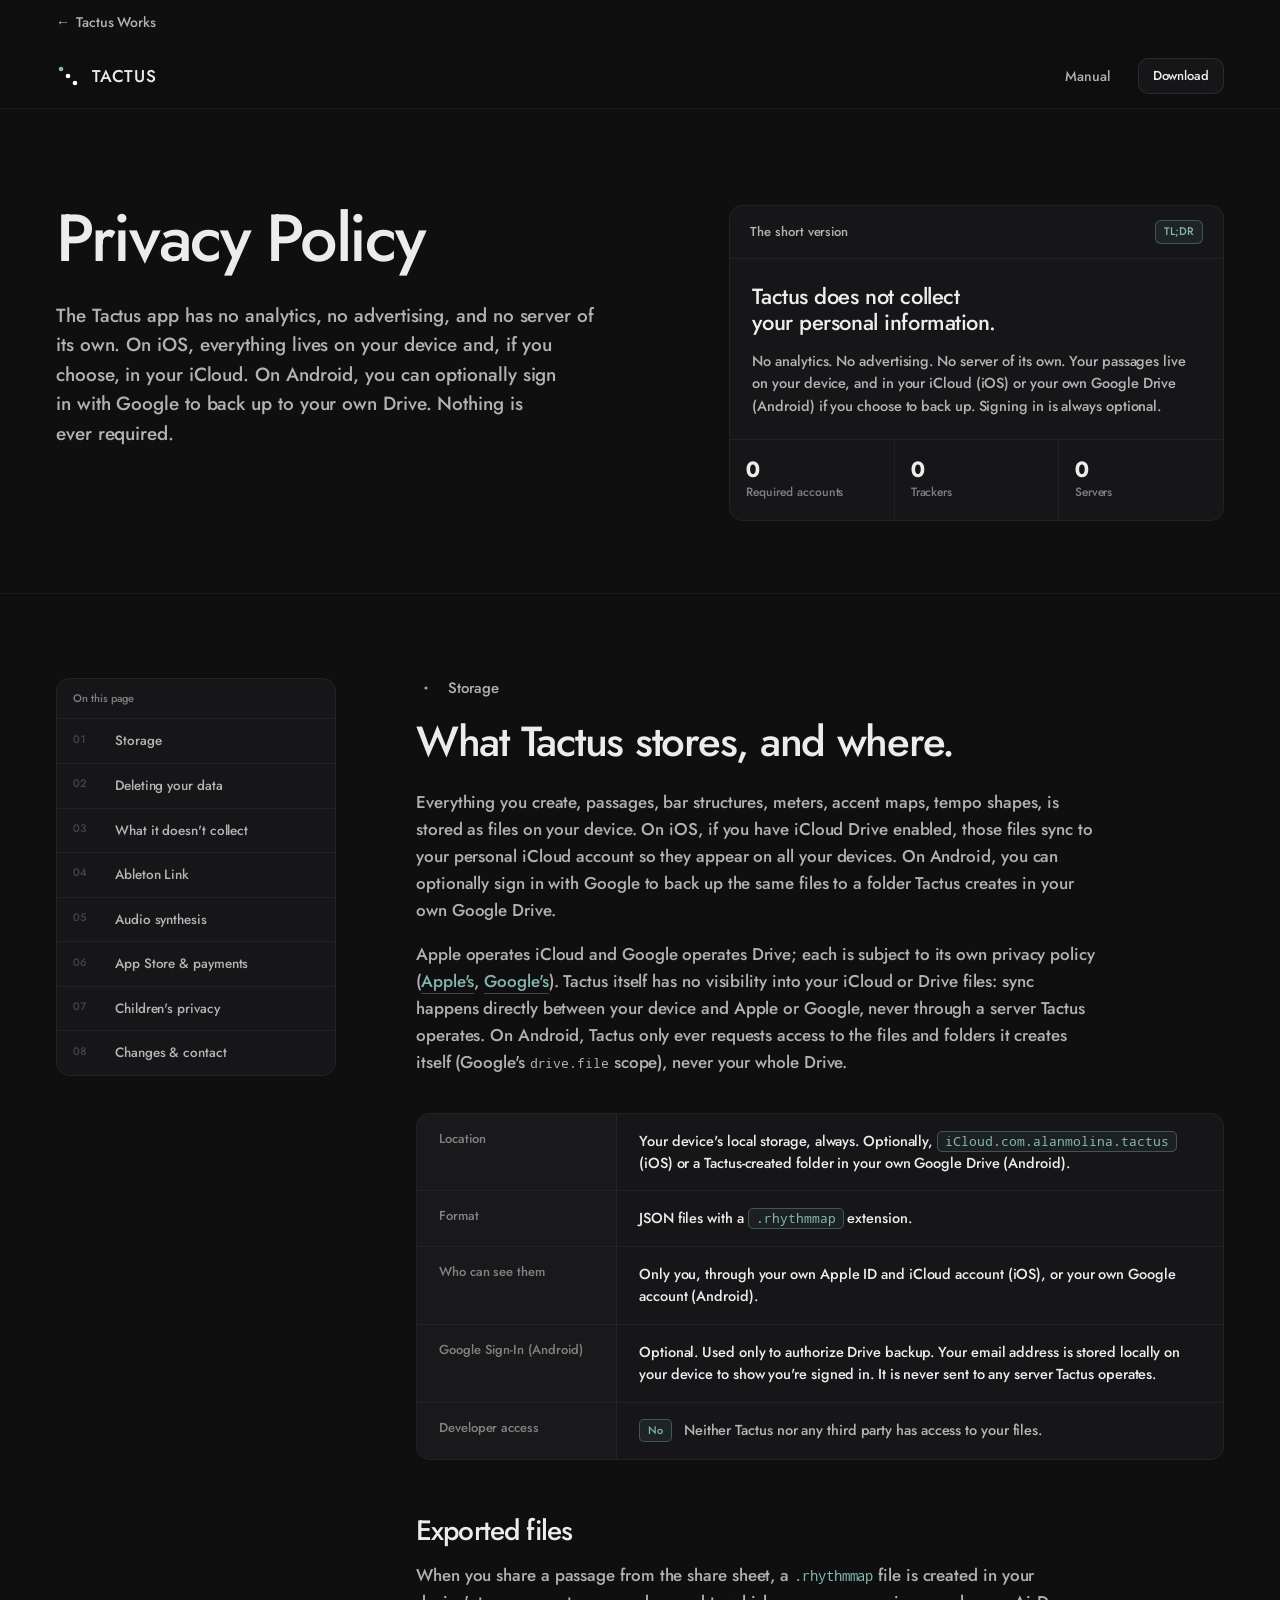
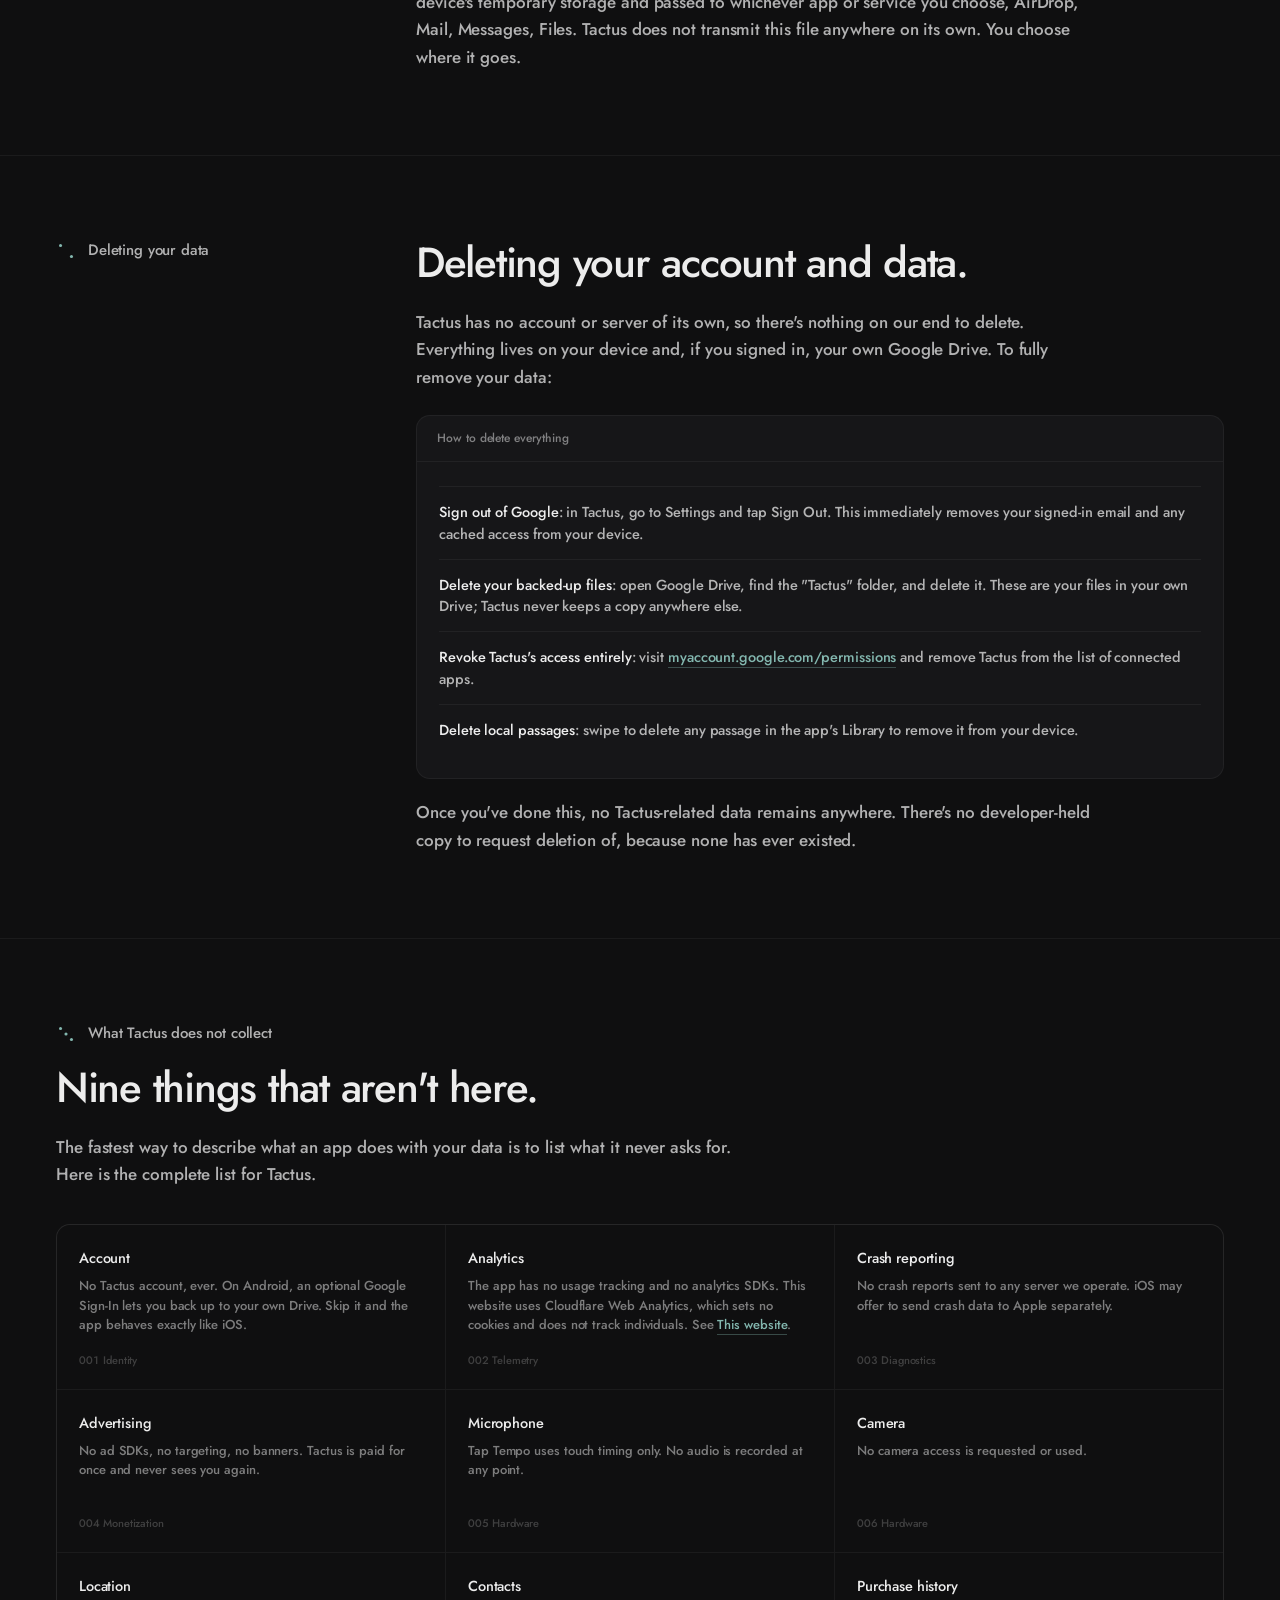
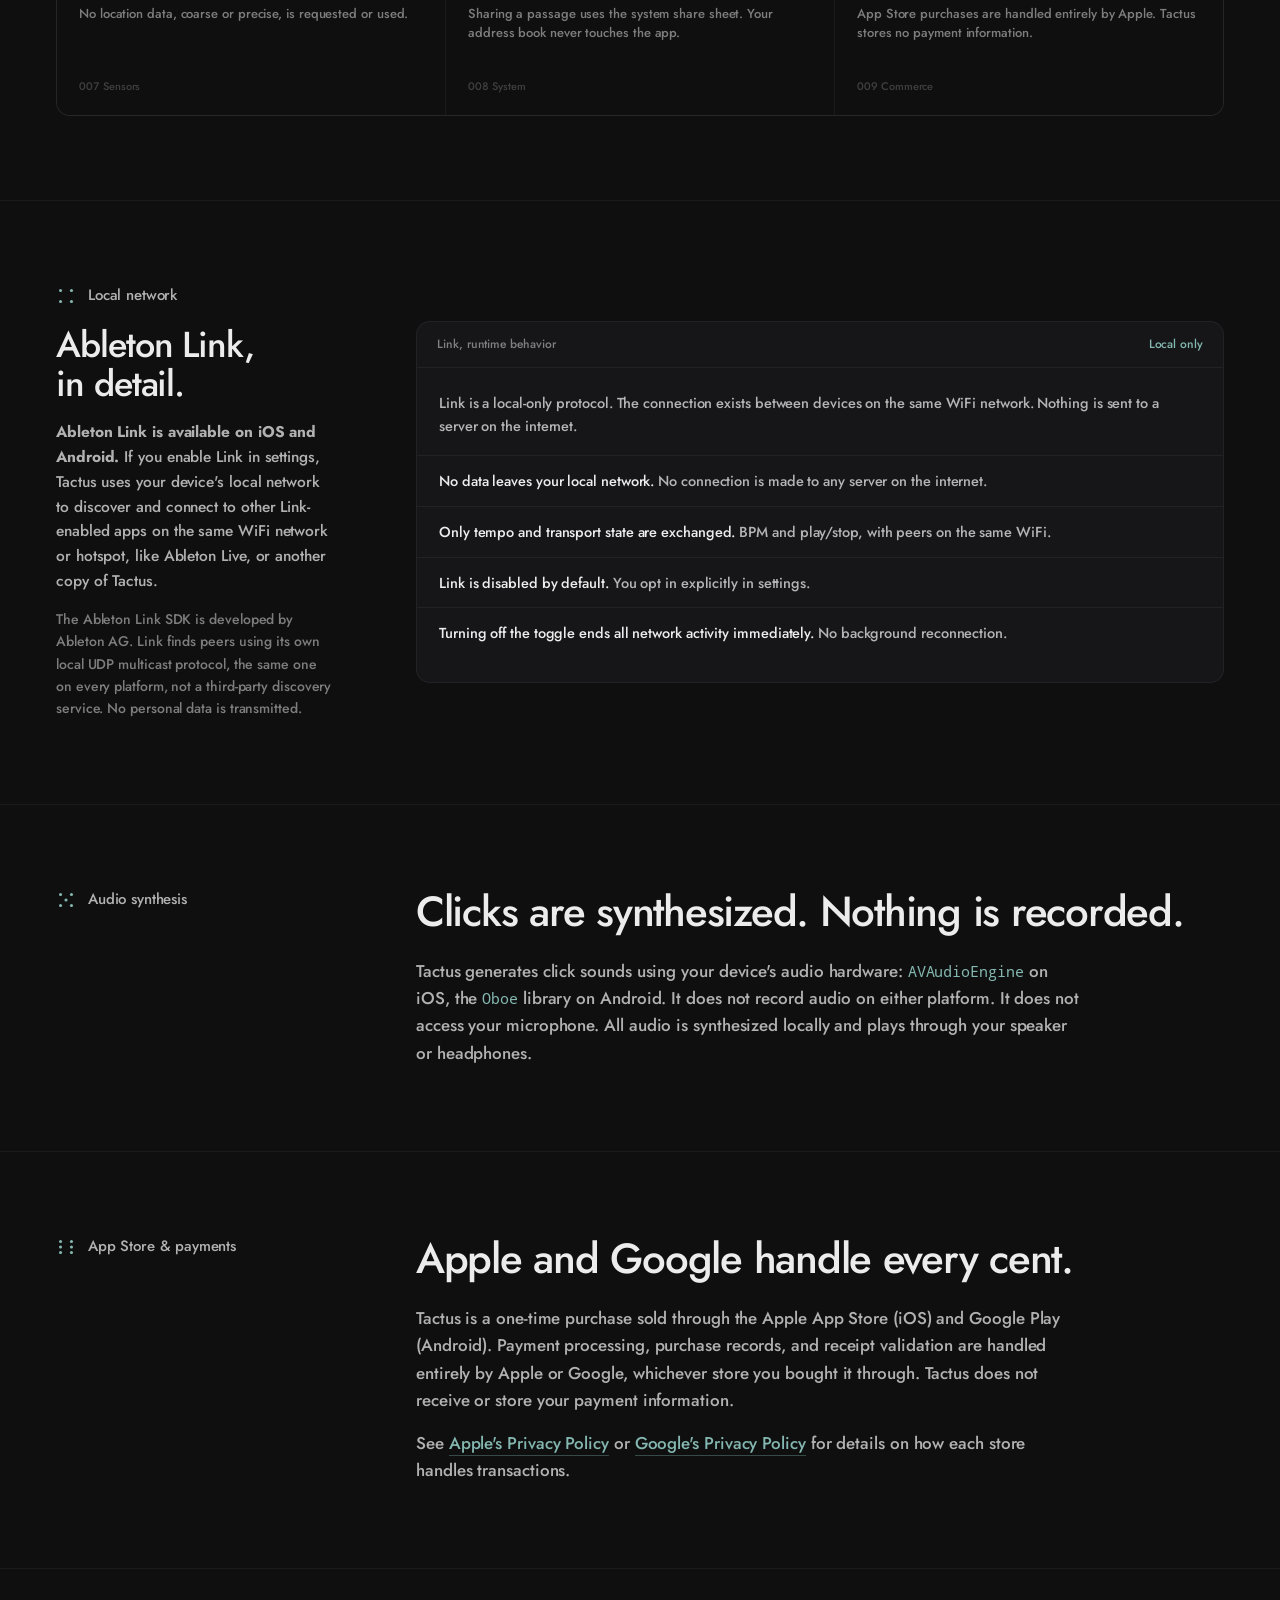
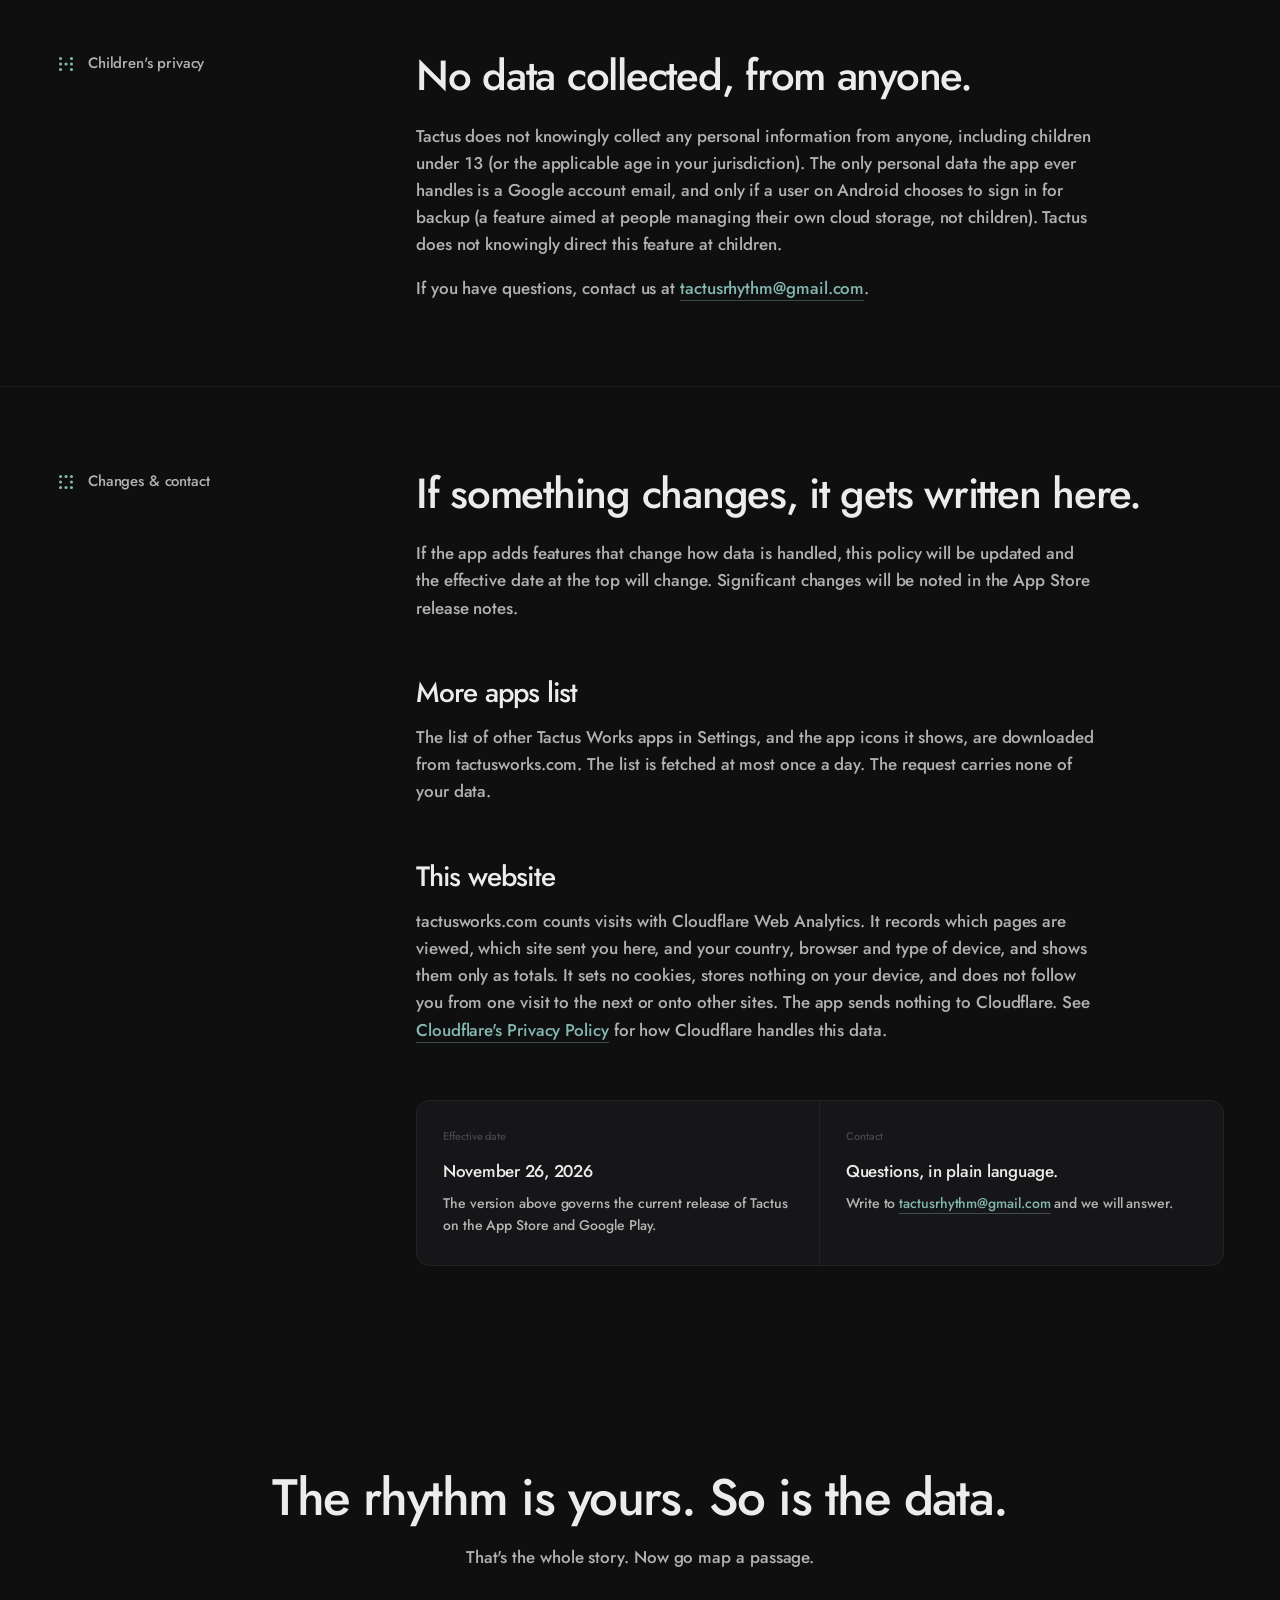
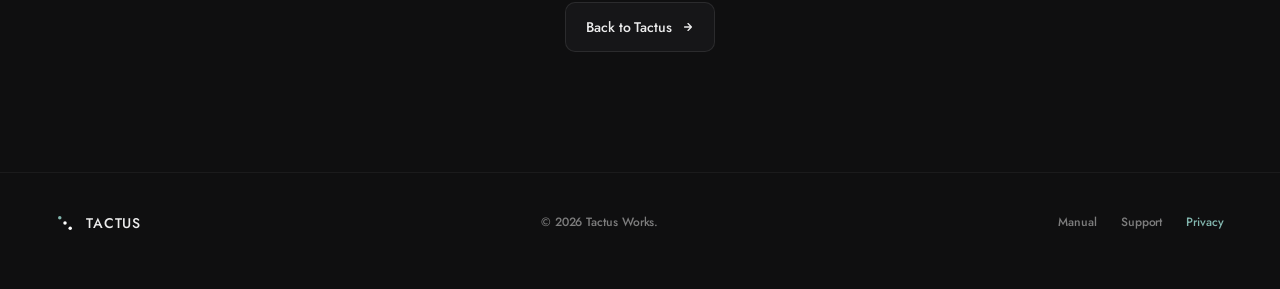
<file: tactus/privacy/index.html>
<!doctype html>
<html lang="en">
<head>
  <meta charset="utf-8">
  <meta name="viewport" content="width=device-width, initial-scale=1">
  <title>Tactus. Privacy policy.</title>
  <meta name="description" content="Privacy policy for Tactus, the rhythmic mapping app for iOS and Android.">
  <link rel="canonical" href="https://tactusworks.com/tactus/privacy/">
  <meta name="theme-color" content="#0F0F10">
  <link rel="icon" href="../assets/icons/favicon.ico" sizes="any">
  <link rel="icon" type="image/png" sizes="32x32" href="../assets/icons/favicon-32x32.png">
  <link rel="icon" type="image/png" sizes="16x16" href="../assets/icons/favicon-16x16.png">
  <link rel="apple-touch-icon" href="../assets/icons/apple-touch-icon.png">
  <link rel="manifest" href="../assets/icons/site.webmanifest">
  <meta property="og:type" content="website">
  <meta property="og:url" content="https://tactusworks.com/tactus/privacy/">
  <meta property="og:site_name" content="Tactus">
  <meta name="robots" content="noindex">
  <link rel="stylesheet" href="../assets/tactus-tokens.css">
  <style>
    html, body {
      margin: 0; padding: 0;
      background: var(--bg);
      color: var(--fg);
      font-family: var(--ui);
      font-size: 16px; line-height: 1.45;
      letter-spacing: -0.005em;
      -webkit-font-smoothing: antialiased;
      font-variant-numeric: tabular-nums;
    }
    a { color: inherit; text-decoration: none; }
    ::selection { background: var(--accent-dim); color: var(--fg); }

    .wrap {
      max-width: 1240px;
      margin: 0 auto;
      padding: 0 56px;
    }
    @media (max-width: 720px) { .wrap { padding: 0 24px; } }

    /* ── Nav (copied from Landing) ───────────────────────────── */
    nav {
      position: sticky; top: 0; z-index: 50;
      background: rgba(15,15,16,0.78);
      backdrop-filter: saturate(140%) blur(14px);
      -webkit-backdrop-filter: saturate(140%) blur(14px);
      border-bottom: 0.5px solid var(--hair);
    }
    .tw-home a { display: inline-flex; align-items: center; gap: 6px; min-height: 44px; font-size: 14px; color: var(--fg-2); text-decoration: none; }
    .tw-home a:hover { color: var(--fg); }
    .nav-inner {
      display: flex; align-items: center; justify-content: space-between;
      height: 64px;
    }
    .brand {
      display: flex; align-items: center; gap: 12px;
      font-size: 17px;
    }
    .brand-mark { width: 24px; height: 24px; flex-shrink: 0; display: block; }
    .wordmark {
      font-family: "Jost", sans-serif;
      font-weight: 500;
      letter-spacing: 0.06em;
      text-transform: uppercase;
      color: rgba(255,255,255,0.92);
    }
    .nav-links {
      display: flex; align-items: center; gap: 28px;
      font-size: 14px; color: var(--fg-2);
    }
    .nav-links a:hover { color: var(--fg); }
    @media (max-width: 720px) { .nav-links a:not(.nav-cta) { display: none; } }
    .nav-cta {
      display: inline-flex; align-items: center; gap: 8px;
      padding: 8px 14px;
      border: 1px solid var(--stroke);
      border-radius: var(--r-key);
      color: var(--fg);
      font-size: 13px; font-weight: 500;
      background: var(--bg-elev-1);
      transition: border-color 240ms var(--ease-out), background 240ms var(--ease-out);
    }
    .nav-cta:hover { border-color: var(--accent); background: var(--bg-elev-2); }
    .nav-cta .price { color: var(--fg-3); font-weight: 500; font-size: 13px; letter-spacing: -0.01em; }

    /* ── Hero ────────────────────────────────────────────────── */
    .hero {
      padding: 96px 0 72px;
      border-bottom: 0.5px solid var(--hair);
    }
    .hero-grid {
      display: grid;
      grid-template-columns: minmax(0, 1.2fr) minmax(0, 1fr);
      gap: 80px;
      align-items: start;
    }
    @media (max-width: 980px) {
      .hero-grid { grid-template-columns: 1fr; gap: 48px; }
      .hero { padding: 64px 0 56px; }
    }
    .eyebrow {
      display: inline-flex; align-items: center; gap: 10px;
      font-family: var(--ui); font-size: 12px; font-weight: 500;
      color: var(--fg-3);
      letter-spacing: -0.005em;
      margin-bottom: 28px;
    }
    h1.hero-h {
      font-size: clamp(40px, 5.2vw, 68px);
      font-weight: 500;
      line-height: 1.02;
      letter-spacing: -0.035em;
      margin: 0 0 28px;
      text-wrap: balance;
    }
    .hero-sub {
      font-size: 19px; line-height: 1.55;
      color: var(--fg-2);
      max-width: 540px;
      margin: 0 0 32px;
      text-wrap: pretty;
    }
    .meta-line {
      display: flex; flex-wrap: wrap; gap: 14px 28px;
      font-family: var(--ui);
      font-size: 13px; color: var(--fg-3);
      letter-spacing: -0.005em;
    }
    .meta-line span { display: inline-flex; gap: 8px; align-items: baseline; }
    .meta-line .k { color: var(--fg-4); font-weight: 500; }
    .meta-line .v { color: var(--fg-2); }

    /* TL;DR card on the right of hero */
    .tldr {
      background: var(--bg-elev-1);
      border: 0.5px solid var(--hair);
      border-radius: var(--r-card);
      padding: 0;
      overflow: hidden;
      position: relative;
    }
    .tldr-header {
      display: flex; align-items: center; justify-content: space-between;
      padding: 14px 20px;
      border-bottom: 0.5px solid var(--hair);
    }
    .tldr-title { font-size: 13px; color: var(--fg-2); font-weight: 500; }
    .tldr-tag {
      font-family: var(--ui); font-size: 11px; font-weight: 500;
      color: var(--accent);
      padding: 3px 8px; border-radius: 6px;
      background: rgba(131,183,175,0.08);
      border: 0.5px solid var(--accent-dim);
      letter-spacing: -0.005em;
    }
    .tldr-body {
      padding: 24px 22px 22px;
    }
    .tldr-h {
      font-size: 22px; font-weight: 500;
      letter-spacing: -0.02em; line-height: 1.2;
      margin: 0 0 14px;
      text-wrap: balance;
    }
    .tldr-p {
      font-size: 14.5px; line-height: 1.55;
      color: var(--fg-2);
      margin: 0;
      text-wrap: pretty;
    }
    .tldr-stats {
      display: grid;
      grid-template-columns: repeat(3, 1fr);
      gap: 0;
      border-top: 0.5px solid var(--hair);
    }
    .tldr-stat {
      padding: 18px 16px;
      border-right: 0.5px solid var(--hair);
      display: flex; flex-direction: column; gap: 4px;
    }
    .tldr-stat:last-child { border-right: 0; }
    .tldr-stat .n {
      font-family: var(--ui); font-weight: 600;
      font-size: 22px; letter-spacing: -0.02em;
      color: var(--fg);
      line-height: 1;
      font-feature-settings: "tnum";
    }
    .tldr-stat .l {
      font-family: var(--ui); font-size: 12px; font-weight: 500;
      color: var(--fg-3);
      letter-spacing: -0.005em;
    }

    /* ── Section base ────────────────────────────────────────── */
    section.policy {
      padding: 84px 0;
      border-bottom: 0.5px solid var(--hair);
    }
    @media (max-width: 720px) { section.policy { padding: 64px 0; } }
    .section-label {
      font-family: var(--ui); font-size: 15px; font-weight: 500;
      color: var(--fg-2);
      letter-spacing: -0.01em;
      margin-bottom: 20px;
      display: inline-flex; align-items: center; gap: 12px;
    }
    .section-label .dice {
      width: 20px; height: 20px;
      flex-shrink: 0;
      background: var(--accent);
      -webkit-mask: var(--dice-mask) center/contain no-repeat;
              mask: var(--dice-mask) center/contain no-repeat;
      filter: drop-shadow(0 0 4px var(--accent-glow));
    }
    .section-label .dice[data-face="1"] { --dice-mask: var(--dice-1); }
    .section-label .dice[data-face="2"] { --dice-mask: var(--dice-2); }
    .section-label .dice[data-face="3"] { --dice-mask: var(--dice-3); }
    .section-label .dice[data-face="4"] { --dice-mask: var(--dice-4); }
    .section-label .dice[data-face="5"] { --dice-mask: var(--dice-5); }
    .section-label .dice[data-face="6"] { --dice-mask: var(--dice-6); }
    .section-label .dice[data-face="7"] { --dice-mask: var(--dice-7); }
    .section-label .dice[data-face="8"] { --dice-mask: var(--dice-8); }
    :root {
      --dice-1: url("data:image/svg+xml;utf8,<svg xmlns='http://www.w3.org/2000/svg' viewBox='0 0 22 22'><circle cx='11' cy='11' r='1.7' fill='black'/></svg>");
      --dice-2: url("data:image/svg+xml;utf8,<svg xmlns='http://www.w3.org/2000/svg' viewBox='0 0 22 22'><circle cx='5' cy='5' r='1.7' fill='black'/><circle cx='17' cy='17' r='1.7' fill='black'/></svg>");
      --dice-3: url("data:image/svg+xml;utf8,<svg xmlns='http://www.w3.org/2000/svg' viewBox='0 0 22 22'><circle cx='5' cy='5' r='1.7' fill='black'/><circle cx='11' cy='11' r='1.7' fill='black'/><circle cx='17' cy='17' r='1.7' fill='black'/></svg>");
      --dice-4: url("data:image/svg+xml;utf8,<svg xmlns='http://www.w3.org/2000/svg' viewBox='0 0 22 22'><circle cx='5' cy='5' r='1.7' fill='black'/><circle cx='17' cy='5' r='1.7' fill='black'/><circle cx='5' cy='17' r='1.7' fill='black'/><circle cx='17' cy='17' r='1.7' fill='black'/></svg>");
      --dice-5: url("data:image/svg+xml;utf8,<svg xmlns='http://www.w3.org/2000/svg' viewBox='0 0 22 22'><circle cx='5' cy='5' r='1.7' fill='black'/><circle cx='17' cy='5' r='1.7' fill='black'/><circle cx='11' cy='11' r='1.7' fill='black'/><circle cx='5' cy='17' r='1.7' fill='black'/><circle cx='17' cy='17' r='1.7' fill='black'/></svg>");
      --dice-6: url("data:image/svg+xml;utf8,<svg xmlns='http://www.w3.org/2000/svg' viewBox='0 0 22 22'><circle cx='5' cy='5' r='1.7' fill='black'/><circle cx='17' cy='5' r='1.7' fill='black'/><circle cx='5' cy='11' r='1.7' fill='black'/><circle cx='17' cy='11' r='1.7' fill='black'/><circle cx='5' cy='17' r='1.7' fill='black'/><circle cx='17' cy='17' r='1.7' fill='black'/></svg>");
      --dice-7: url("data:image/svg+xml;utf8,<svg xmlns='http://www.w3.org/2000/svg' viewBox='0 0 22 22'><circle cx='5' cy='5' r='1.7' fill='black'/><circle cx='17' cy='5' r='1.7' fill='black'/><circle cx='5' cy='11' r='1.7' fill='black'/><circle cx='11' cy='11' r='1.7' fill='black'/><circle cx='17' cy='11' r='1.7' fill='black'/><circle cx='5' cy='17' r='1.7' fill='black'/><circle cx='17' cy='17' r='1.7' fill='black'/></svg>");
      --dice-8: url("data:image/svg+xml;utf8,<svg xmlns='http://www.w3.org/2000/svg' viewBox='0 0 22 22'><circle cx='5' cy='5' r='1.7' fill='black'/><circle cx='11' cy='5' r='1.7' fill='black'/><circle cx='17' cy='5' r='1.7' fill='black'/><circle cx='5' cy='11' r='1.7' fill='black'/><circle cx='17' cy='11' r='1.7' fill='black'/><circle cx='5' cy='17' r='1.7' fill='black'/><circle cx='11' cy='17' r='1.7' fill='black'/><circle cx='17' cy='17' r='1.7' fill='black'/></svg>");
    }
    h2 {
      font-size: clamp(28px, 3.4vw, 42px);
      font-weight: 500;
      line-height: 1.08;
      letter-spacing: -0.03em;
      margin: 0 0 24px;
      max-width: 780px;
      text-wrap: balance;
    }
    .lede {
      font-size: 17px; color: var(--fg-2);
      max-width: 680px; line-height: 1.6;
      margin: 0;
      text-wrap: pretty;
    }
    .lede + .lede { margin-top: 16px; }

    .split {
      display: grid;
      grid-template-columns: minmax(220px, 280px) minmax(0, 1fr);
      gap: 80px;
      align-items: start;
    }
    @media (max-width: 900px) {
      .split { grid-template-columns: 1fr; gap: 16px; }
    }

    /* Sticky section index — right column on policy sections */
    .section-head { position: relative; }

    /* ── KV grid (storage location, format, etc.) ────────────── */
    .kv {
      margin-top: 36px;
      border: 0.5px solid var(--hair);
      border-radius: var(--r-card);
      background: var(--bg-elev-1);
      overflow: hidden;
    }
    .kv-row {
      display: grid;
      grid-template-columns: 200px 1fr;
      gap: 0;
      border-bottom: 0.5px solid var(--hair);
    }
    .kv-row:last-child { border-bottom: 0; }
    .kv-row .k {
      padding: 16px 22px;
      font-family: var(--ui); font-size: 13px; font-weight: 500;
      color: var(--fg-3);
      letter-spacing: -0.005em;
      border-right: 0.5px solid var(--hair);
      background: rgba(255,255,255,0.012);
    }
    .kv-row .v {
      padding: 16px 22px;
      font-size: 14.5px;
      color: var(--fg);
      line-height: 1.55;
    }
    .kv-row .v .code {
      font-family: var(--mono);
      font-size: 12.5px;
      color: var(--accent);
      background: rgba(131,183,175,0.06);
      border: 0.5px solid var(--accent-dim);
      padding: 2px 7px;
      border-radius: 5px;
      letter-spacing: 0;
      font-feature-settings: "tnum";
    }
    .kv-row.no .v { color: var(--fg-2); }
    .kv-row.no .v::before {
      content: "No";
      display: inline-block;
      font-family: var(--ui); font-size: 11px; font-weight: 500;
      color: var(--accent);
      padding: 2px 8px; border-radius: 5px;
      background: rgba(131,183,175,0.08);
      border: 0.5px solid var(--accent-dim);
      letter-spacing: -0.005em;
      margin-right: 12px;
      transform: translateY(-1px);
    }
    @media (max-width: 720px) {
      .kv-row { grid-template-columns: 1fr; }
      .kv-row .k { border-right: 0; border-bottom: 0.5px solid var(--hair); }
    }

    /* ── "Does not collect" grid ─────────────────────────────── */
    .not-grid {
      margin-top: 36px;
      display: grid;
      grid-template-columns: repeat(3, 1fr);
      gap: 1px;
      background: var(--hair);
      border: 0.5px solid var(--hair);
      border-radius: var(--r-card);
      overflow: hidden;
    }
    @media (max-width: 900px) { .not-grid { grid-template-columns: repeat(2, 1fr); } }
    @media (max-width: 540px) { .not-grid { grid-template-columns: 1fr; } }
    .not-cell {
      background: var(--bg);
      padding: 22px 22px 20px;
      display: flex; flex-direction: column; gap: 8px;
      min-height: 120px;
    }
    .not-cell .not-h {
      display: flex; align-items: center; gap: 10px;
      font-size: 14.5px; font-weight: 500;
      letter-spacing: -0.01em;
      color: var(--fg);
    }
    .not-cell .not-p {
      font-size: 13px; line-height: 1.5;
      color: var(--fg-3);
      margin: 0;
    }
    .not-cell .not-tag {
      margin-top: auto;
      font-family: var(--ui); font-size: 11px; font-weight: 500;
      color: var(--fg-4);
      letter-spacing: -0.005em;
      padding-top: 10px;
    }

    /* ── Callout (Ableton Link) ─────────────────────────────── */
    .callout {
      margin-top: 36px;
      background: var(--bg-elev-1);
      border: 0.5px solid var(--hair);
      border-radius: var(--r-card);
      overflow: hidden;
    }
    .callout-head {
      display: flex; align-items: center; justify-content: space-between;
      padding: 14px 20px;
      border-bottom: 0.5px solid var(--hair);
      font-family: var(--ui); font-size: 12px; font-weight: 500;
      color: var(--fg-3);
      letter-spacing: -0.005em;
    }
    .callout-head .indicator {
      display: inline-flex; align-items: center;
      color: var(--accent);
      font-weight: 500;
    }
    .callout-body {
      padding: 24px 22px;
    }
    .callout ul {
      list-style: none;
      padding: 0; margin: 18px 0 0;
      display: flex; flex-direction: column;
      border-top: 0.5px solid var(--hair);
    }
    .callout li {
      display: block;
      padding: 14px 22px;
      border-bottom: 0.5px solid var(--hair);
      font-size: 14.5px; line-height: 1.5;
      color: var(--fg-2);
    }
    .callout li:last-child { border-bottom: 0; }
    .callout li strong { color: var(--fg); font-weight: 500; }
    .callout-list-wrap { margin: 0 -22px; }

    /* ── Quiet/Inline link ──────────────────────────────────── */
    a.inline {
      color: var(--accent);
      border-bottom: 0.5px solid var(--accent-dim);
      transition: border-color 240ms var(--ease-out);
    }
    a.inline:hover { border-bottom-color: var(--accent); }

    /* ── Footer note (changes / contact) ─────────────────────── */
    .end-grid {
      display: grid;
      grid-template-columns: repeat(2, 1fr);
      gap: 0;
      border: 0.5px solid var(--hair);
      border-radius: var(--r-card);
      overflow: hidden;
      background: var(--bg-elev-1);
      margin-top: 56px;
    }
    @media (max-width: 720px) { .end-grid { grid-template-columns: 1fr; } }
    .end-cell {
      padding: 28px 26px;
      border-right: 0.5px solid var(--hair);
    }
    .end-cell:last-child { border-right: 0; }
    @media (max-width: 720px) {
      .end-cell { border-right: 0; border-bottom: 0.5px solid var(--hair); }
      .end-cell:last-child { border-bottom: 0; }
    }
    .end-cell .ix {
      font-family: var(--ui); font-size: 11px; font-weight: 500;
      color: var(--fg-4);
      letter-spacing: -0.005em;
      margin-bottom: 14px;
    }
    .end-cell h3 {
      font-size: 17px; font-weight: 500;
      letter-spacing: -0.015em;
      margin: 0 0 10px;
    }
    .end-cell p {
      font-size: 14px; color: var(--fg-2);
      line-height: 1.55; margin: 0;
    }

    /* ── TOC pill row above hero on mobile, sticky aside on desk ─ */
    .toc {
      display: flex; flex-direction: column;
      gap: 0;
      border: 0.5px solid var(--hair);
      border-radius: var(--r-card);
      background: var(--bg-elev-1);
      overflow: hidden;
      position: sticky;
      top: 84px;
    }
    .toc-h {
      padding: 12px 16px;
      border-bottom: 0.5px solid var(--hair);
      font-family: var(--ui); font-size: 11px; font-weight: 500;
      color: var(--fg-3);
      letter-spacing: -0.005em;
    }
    .toc a {
      display: grid;
      grid-template-columns: 32px 1fr;
      gap: 10px;
      padding: 12px 16px;
      border-bottom: 0.5px solid var(--hair);
      font-size: 13.5px;
      color: var(--fg-2);
      transition: background 240ms var(--ease-out), color 240ms var(--ease-out);
    }
    .toc a:last-child { border-bottom: 0; }
    .toc a:hover { background: var(--bg-elev-2); color: var(--fg); }
    .toc a .n {
      font-family: var(--ui); font-size: 11px;
      color: var(--fg-4);
      letter-spacing: 0;
      font-feature-settings: "tnum";
    }
    .toc a:hover .n { color: var(--accent); }

    /* ── Closing CTA ────────────────────────────────────────── */
    .closing {
      padding: 120px 0;
      text-align: center;
    }
    .closing h2 {
      margin: 0 auto 20px;
      font-size: clamp(32px, 4vw, 52px);
      letter-spacing: -0.03em;
      max-width: 760px;
    }
    .closing p {
      font-size: 17px; color: var(--fg-2);
      max-width: 540px; margin: 0 auto 32px;
    }
    .btn-secondary {
      display: inline-flex; align-items: center; gap: 10px;
      padding: 14px 20px;
      border: 1px solid var(--stroke);
      border-radius: var(--r-key);
      color: var(--fg);
      font-size: 14px; font-weight: 500;
      background: var(--bg-elev-1);
      transition: border-color 240ms var(--ease-out), background 240ms var(--ease-out);
    }
    .btn-secondary:hover { border-color: var(--accent); background: var(--bg-elev-2); }

    /* ── Footer ──────────────────────────────────────────────── */
    footer {
      border-top: 0.5px solid var(--hair);
      padding: 40px 0 56px;
    }
    .footer-inner {
      display: flex; align-items: center; justify-content: space-between;
      flex-wrap: wrap; gap: 20px;
      font-size: 12px; color: var(--fg-3);
    }
    .footer-inner .brand { font-size: 14px; color: var(--fg-2); }
    .footer-inner .brand-mark { width: 18px; height: 18px; }
    .footer-links {
      display: flex; gap: 24px;
      font-family: var(--ui); letter-spacing: -0.005em;
      font-size: 12px; font-weight: 500; color: var(--fg-3);
    }
    .footer-links a:hover { color: var(--fg); }
    .footer-links a.current { color: var(--accent); }
  </style>
</head>
<body>

  <!-- ── Nav ─────────────────────────────────────────────────────────── -->
  <div class="wrap tw-home"><a href="../../"><span aria-hidden="true">&larr;</span> Tactus Works</a></div>
  <nav>
    <div class="wrap nav-inner">
      <a class="brand" href="../">
        <svg class="brand-mark" viewBox="0 0 1024 1024" aria-hidden="true">
          <circle cx="215" cy="215" r="99" fill="#83B7AF"/>
          <circle cx="512" cy="512" r="99" fill="#FFFFFF"/>
          <circle cx="809" cy="809" r="99" fill="#FFFFFF"/>
        </svg>
        <span class="wordmark">Tactus</span>
      </a>
      <div class="nav-links">
        <a href="../manual/">Manual</a>
        <a class="nav-cta" href="../#get">
          Download
        </a>
      </div>
    </div>
  </nav>

  <!-- ── Hero ────────────────────────────────────────────────────────── -->
  <header class="hero" data-screen-label="01 Hero">
    <div class="wrap hero-grid">
      <div>
        <h1 class="hero-h">Privacy Policy</h1>
        <p class="hero-sub">
          The Tactus app has no analytics, no advertising, and no server of its own. On iOS, everything
          lives on your device and, if you choose, in your iCloud. On Android, you can optionally
          sign in with Google to back up to your own Drive. Nothing is ever required.
        </p>
      </div>

      <aside class="tldr">
        <div class="tldr-header">
          <div class="tldr-title">The short version</div>
          <div class="tldr-tag">TL;DR</div>
        </div>
        <div class="tldr-body">
          <h2 class="tldr-h">Tactus does not collect your personal information.</h2>
          <p class="tldr-p">
            No analytics. No advertising. No server of its own. Your passages live on your device,
            and in your iCloud (iOS) or your own Google Drive (Android) if you choose to back up.
            Signing in is always optional.
          </p>
        </div>
        <div class="tldr-stats">
          <div class="tldr-stat">
            <div class="n">0</div>
            <div class="l">Required accounts</div>
          </div>
          <div class="tldr-stat">
            <div class="n">0</div>
            <div class="l">Trackers</div>
          </div>
          <div class="tldr-stat">
            <div class="n">0</div>
            <div class="l">Servers</div>
          </div>
        </div>
      </aside>
    </div>
  </header>

  <!-- ── Section 01 — Storage ───────────────────────────────────────── -->
  <section class="policy" id="storage" data-screen-label="02 Storage">
    <div class="wrap split">
      <aside class="section-head">
        <nav class="toc">
          <div class="toc-h">On this page</div>
          <a href="#storage"><span class="n">01</span><span>Storage</span></a>
          <a href="#delete-account"><span class="n">02</span><span>Deleting your data</span></a>
          <a href="#never"><span class="n">03</span><span>What it doesn't collect</span></a>
          <a href="#link"><span class="n">04</span><span>Ableton Link</span></a>
          <a href="#audio"><span class="n">05</span><span>Audio synthesis</span></a>
          <a href="#app-store"><span class="n">06</span><span>App Store &amp; payments</span></a>
          <a href="#children"><span class="n">07</span><span>Children's privacy</span></a>
          <a href="#changes"><span class="n">08</span><span>Changes &amp; contact</span></a>
        </nav>
      </aside>
      <div>
        <div class="section-label"><span class="dice" data-face="1" aria-label="Section 1"></span>Storage</div>
        <h2>What Tactus stores, and where.</h2>
        <p class="lede">
          Everything you create, passages, bar structures, meters, accent maps, tempo shapes, is stored as files on your device. On iOS, if you have iCloud Drive enabled, those files sync to your personal iCloud account so they appear on all your devices. On Android, you can optionally sign in with Google to back up the same files to a folder Tactus creates in your own Google Drive.
        </p>
        <p class="lede">
          Apple operates iCloud and Google operates Drive; each is subject to its own privacy policy (<a class="inline" href="https://www.apple.com/legal/privacy/">Apple's</a>, <a class="inline" href="https://policies.google.com/privacy">Google's</a>). Tactus itself has no visibility into your iCloud or Drive files: sync happens directly between your device and Apple or Google, never through a server Tactus operates. On Android, Tactus only ever requests access to the files and folders it creates itself (Google's <span style="font-family: var(--mono); font-size: 13px;">drive.file</span> scope), never your whole Drive.
        </p>

        <div class="kv">
          <div class="kv-row">
            <div class="k">Location</div>
            <div class="v">Your device's local storage, always. Optionally, <span class="code">iCloud.com.alanmolina.tactus</span> (iOS) or a Tactus-created folder in your own Google Drive (Android).</div>
          </div>
          <div class="kv-row">
            <div class="k">Format</div>
            <div class="v">JSON files with a <span class="code">.rhythmmap</span> extension.</div>
          </div>
          <div class="kv-row">
            <div class="k">Who can see them</div>
            <div class="v">Only you, through your own Apple ID and iCloud account (iOS), or your own Google account (Android).</div>
          </div>
          <div class="kv-row">
            <div class="k">Google Sign-In (Android)</div>
            <div class="v">Optional. Used only to authorize Drive backup. Your email address is stored locally on your device to show you're signed in. It is never sent to any server Tactus operates.</div>
          </div>
          <div class="kv-row no">
            <div class="k">Developer access</div>
            <div class="v">Neither Tactus nor any third party has access to your files.</div>
          </div>
        </div>

        <h2 style="font-size: clamp(22px, 2.4vw, 28px); margin: 56px 0 16px;">Exported files</h2>
        <p class="lede">
          When you share a passage from the share sheet, a <span style="font-family: var(--mono); font-size: 14px; color: var(--accent);">.rhythmmap</span> file is created in your device's temporary storage and passed to whichever app or service you choose, AirDrop, Mail, Messages, Files. Tactus does not transmit this file anywhere on its own. You choose where it goes.
        </p>
      </div>
    </div>
  </section>

  <!-- ── Section 02 — Delete account & data ─────────────────────────── -->
  <section class="policy" id="delete-account" data-screen-label="03 Delete account">
    <div class="wrap split">
      <aside class="section-head">
        <div class="section-label"><span class="dice" data-face="2" aria-label="Section 2"></span>Deleting your data</div>
      </aside>
      <div>
        <h2>Deleting your account and data.</h2>
        <p class="lede">
          Tactus has no account or server of its own, so there's nothing on our end to delete. Everything lives on your device and, if you signed in, your own Google Drive. To fully remove your data:
        </p>
        <div class="callout" style="margin-top: 24px;">
          <div class="callout-head">
            <span>How to delete everything</span>
          </div>
          <div class="callout-body">
            <ul style="list-style: none; padding: 0; margin: 0; display: flex; flex-direction: column; border-top: 0.5px solid var(--hair);">
              <li style="padding: 14px 0; border-bottom: 0.5px solid var(--hair);"><strong>Sign out of Google</strong>: in Tactus, go to Settings and tap Sign Out. This immediately removes your signed-in email and any cached access from your device.</li>
              <li style="padding: 14px 0; border-bottom: 0.5px solid var(--hair);"><strong>Delete your backed-up files</strong>: open Google Drive, find the "Tactus" folder, and delete it. These are your files in your own Drive; Tactus never keeps a copy anywhere else.</li>
              <li style="padding: 14px 0; border-bottom: 0.5px solid var(--hair);"><strong>Revoke Tactus's access entirely</strong>: visit <a class="inline" href="https://myaccount.google.com/permissions">myaccount.google.com/permissions</a> and remove Tactus from the list of connected apps.</li>
              <li style="padding: 14px 0;"><strong>Delete local passages</strong>: swipe to delete any passage in the app's Library to remove it from your device.</li>
            </ul>
          </div>
        </div>
        <p class="lede" style="margin-top: 20px;">
          Once you've done this, no Tactus-related data remains anywhere. There's no developer-held copy to request deletion of, because none has ever existed.
        </p>
      </div>
    </div>
  </section>

  <!-- ── Section 02 — Not collected ─────────────────────────────────── -->
  <section class="policy" id="never" data-screen-label="04 Not collected">
    <div class="wrap">
      <div class="section-label"><span class="dice" data-face="3" aria-label="Section 3"></span>What Tactus does not collect</div>
      <h2>Nine things that aren't here.</h2>
      <p class="lede">
        The fastest way to describe what an app does with your data is to list what it never asks for. Here is the complete list for Tactus.
      </p>

      <div class="not-grid">
        <div class="not-cell">
          <div class="not-h">Account</div>
          <p class="not-p">No Tactus account, ever. On Android, an optional Google Sign-In lets you back up to your own Drive. Skip it and the app behaves exactly like iOS.</p>
          <div class="not-tag">001 Identity</div>
        </div>
        <div class="not-cell">
          <div class="not-h">Analytics</div>
          <p class="not-p">The app has no usage tracking and no analytics SDKs. This website uses Cloudflare Web Analytics, which sets no cookies and does not track individuals. See <a class="inline" href="#website">This website</a>.</p>
          <div class="not-tag">002 Telemetry</div>
        </div>
        <div class="not-cell">
          <div class="not-h">Crash reporting</div>
          <p class="not-p">No crash reports sent to any server we operate. iOS may offer to send crash data to Apple separately.</p>
          <div class="not-tag">003 Diagnostics</div>
        </div>
        <div class="not-cell">
          <div class="not-h">Advertising</div>
          <p class="not-p">No ad SDKs, no targeting, no banners. Tactus is paid for once and never sees you again.</p>
          <div class="not-tag">004 Monetization</div>
        </div>
        <div class="not-cell">
          <div class="not-h">Microphone</div>
          <p class="not-p">Tap Tempo uses touch timing only. No audio is recorded at any point.</p>
          <div class="not-tag">005 Hardware</div>
        </div>
        <div class="not-cell">
          <div class="not-h">Camera</div>
          <p class="not-p">No camera access is requested or used.</p>
          <div class="not-tag">006 Hardware</div>
        </div>
        <div class="not-cell">
          <div class="not-h">Location</div>
          <p class="not-p">No location data, coarse or precise, is requested or used.</p>
          <div class="not-tag">007 Sensors</div>
        </div>
        <div class="not-cell">
          <div class="not-h">Contacts</div>
          <p class="not-p">Sharing a passage uses the system share sheet. Your address book never touches the app.</p>
          <div class="not-tag">008 System</div>
        </div>
        <div class="not-cell">
          <div class="not-h">Purchase history</div>
          <p class="not-p">App Store purchases are handled entirely by Apple. Tactus stores no payment information.</p>
          <div class="not-tag">009 Commerce</div>
        </div>
      </div>
    </div>
  </section>

  <!-- ── Section 03 — Local network / Ableton Link ──────────────────── -->
  <section class="policy" id="link" data-screen-label="05 Ableton Link">
    <div class="wrap split">
      <aside class="section-head">
        <div class="section-label"><span class="dice" data-face="4" aria-label="Section 4"></span>Local network</div>
        <h2 style="font-size: clamp(26px, 3vw, 36px); margin-bottom: 16px;">Ableton Link, in detail.</h2>
        <p class="lede" style="font-size: 15.5px;">
          <strong>Ableton Link is available on iOS and Android.</strong> If you enable Link in settings, Tactus uses your device's local network to discover and connect to other Link-enabled apps on the same WiFi network or hotspot, like Ableton Live, or another copy of Tactus.
        </p>
        <p class="lede" style="font-size: 14px; color: var(--fg-3); margin-top: 14px;">
          The Ableton Link SDK is developed by Ableton AG. Link finds peers using its own local UDP multicast protocol, the same one on every platform, not a third-party discovery service. No personal data is transmitted.
        </p>
      </aside>

      <div class="callout">
        <div class="callout-head">
          <span>Link, runtime behavior</span>
          <span class="indicator">Local only</span>
        </div>
        <div class="callout-body">
          <div style="font-size: 14.5px; color: var(--fg-2); line-height: 1.55;">
            Link is a local-only protocol. The connection exists between devices on the same WiFi network. Nothing is sent to a server on the internet.
          </div>
          <div class="callout-list-wrap">
            <ul>
              <li><div><strong>No data leaves your local network.</strong> No connection is made to any server on the internet.</div></li>
              <li><div><strong>Only tempo and transport state are exchanged.</strong> BPM and play/stop, with peers on the same WiFi.</div></li>
              <li><div><strong>Link is disabled by default.</strong> You opt in explicitly in settings.</div></li>
              <li><div><strong>Turning off the toggle ends all network activity immediately.</strong> No background reconnection.</div></li>
            </ul>
          </div>
        </div>
      </div>
    </div>
  </section>

  <!-- ── Section 04 — Audio ─────────────────────────────────────────── -->
  <section class="policy" id="audio" data-screen-label="06 Audio">
    <div class="wrap split">
      <aside class="section-head">
        <div class="section-label"><span class="dice" data-face="5" aria-label="Section 5"></span>Audio synthesis</div>
      </aside>
      <div>
        <h2>Clicks are synthesized. Nothing is recorded.</h2>
        <p class="lede">
          Tactus generates click sounds using your device's audio hardware: <span style="font-family: var(--mono); font-size: 14.5px; color: var(--accent);">AVAudioEngine</span> on iOS, the <span style="font-family: var(--mono); font-size: 14.5px; color: var(--accent);">Oboe</span> library on Android. It does not record audio on either platform. It does not access your microphone. All audio is synthesized locally and plays through your speaker or headphones.
        </p>
      </div>
    </div>
  </section>

  <!-- ── Section 05 — App Store ─────────────────────────────────────── -->
  <section class="policy" id="app-store" data-screen-label="07 App Store">
    <div class="wrap split">
      <aside class="section-head">
        <div class="section-label"><span class="dice" data-face="6" aria-label="Section 6"></span>App Store &amp; payments</div>
      </aside>
      <div>
        <h2>Apple and Google handle every cent.</h2>
        <p class="lede">
          Tactus is a one-time purchase sold through the Apple App Store (iOS) and Google Play (Android). Payment processing, purchase records, and receipt validation are handled entirely by Apple or Google, whichever store you bought it through. Tactus does not receive or store your payment information.
        </p>
        <p class="lede">
          See <a class="inline" href="https://www.apple.com/legal/privacy/">Apple's Privacy Policy</a> or <a class="inline" href="https://policies.google.com/privacy">Google's Privacy Policy</a> for details on how each store handles transactions.
        </p>
      </div>
    </div>
  </section>

  <!-- ── Section 06 — Children ──────────────────────────────────────── -->
  <section class="policy" id="children" data-screen-label="08 Children">
    <div class="wrap split">
      <aside class="section-head">
        <div class="section-label"><span class="dice" data-face="7" aria-label="Section 7"></span>Children's privacy</div>
      </aside>
      <div>
        <h2>No data collected, from anyone.</h2>
        <p class="lede">
          Tactus does not knowingly collect any personal information from anyone, including children under 13 (or the applicable age in your jurisdiction). The only personal data the app ever handles is a Google account email, and only if a user on Android chooses to sign in for backup (a feature aimed at people managing their own cloud storage, not children). Tactus does not knowingly direct this feature at children.
        </p>
        <p class="lede">
          If you have questions, contact us at <a class="inline" href="mailto:tactusrhythm@gmail.com">tactusrhythm@gmail.com</a>.
        </p>
      </div>
    </div>
  </section>

  <!-- ── Section 07 — Changes & contact ─────────────────────────────── -->
  <section class="policy" id="changes" data-screen-label="09 Changes & contact" style="border-bottom: 0;">
    <div class="wrap split">
      <aside class="section-head">
        <div class="section-label"><span class="dice" data-face="8" aria-label="Section 8"></span>Changes &amp; contact</div>
      </aside>
      <div>
        <h2>If something changes, it gets written here.</h2>
        <p class="lede">
          If the app adds features that change how data is handled, this policy will be updated and the effective date at the top will change. Significant changes will be noted in the App Store release notes.
        </p>

        <h2 style="font-size: clamp(22px, 2.4vw, 28px); margin: 56px 0 16px;">More apps list</h2>
        <p class="lede">The list of other Tactus Works apps in Settings, and the app icons it shows, are downloaded from tactusworks.com. The list is fetched at most once a day. The request carries none of your data.</p>
        <h2 style="font-size: clamp(22px, 2.4vw, 28px); margin: 56px 0 16px;" id="website">This website</h2>
        <p class="lede">
          tactusworks.com counts visits with Cloudflare Web Analytics. It records which pages are viewed, which site sent you here, and your country, browser and type of device, and shows them only as totals. It sets no cookies, stores nothing on your device, and does not follow you from one visit to the next or onto other sites. The app sends nothing to Cloudflare. See <a class="inline" href="https://www.cloudflare.com/privacypolicy/">Cloudflare's Privacy Policy</a> for how Cloudflare handles this data.
        </p>

        <div class="end-grid">
          <div class="end-cell">
            <div class="ix">Effective date</div>
            <h3>November 26, 2026</h3>
            <p>The version above governs the current release of Tactus on the App Store and Google Play.</p>
          </div>
          <div class="end-cell">
            <div class="ix">Contact</div>
            <h3>Questions, in plain language.</h3>
            <p>Write to <a class="inline" href="mailto:tactusrhythm@gmail.com">tactusrhythm@gmail.com</a> and we will answer.</p>
          </div>
        </div>
      </div>
    </div>
  </section>

  <!-- ── Closing ────────────────────────────────────────────────────── -->
  <section class="closing" data-screen-label="10 Closing">
    <div class="wrap">
      <h2>The rhythm is yours. So is the data.</h2>
      <p>That's the whole story. Now go map a passage.</p>
      <a class="btn-secondary" href="../">
        Back to Tactus
        <svg viewBox="0 0 14 14" width="12" height="12" fill="none" aria-hidden="true">
          <path d="M3 7h8M7 3l4 4-4 4" stroke="currentColor" stroke-width="1.5" stroke-linecap="round" stroke-linejoin="round"/>
        </svg>
      </a>
    </div>
  </section>

  <!-- ── Footer ─────────────────────────────────────────────────────── -->
  <footer>
    <div class="wrap footer-inner">
      <a class="brand" href="../">
        <svg class="brand-mark" viewBox="0 0 1024 1024" aria-hidden="true">
          <circle cx="215" cy="215" r="99" fill="#83B7AF"/>
          <circle cx="512" cy="512" r="99" fill="#FFFFFF"/>
          <circle cx="809" cy="809" r="99" fill="#FFFFFF"/>
        </svg>
        <span class="wordmark">Tactus</span>
      </a>
      <div style="color: var(--fg-3); font-size:12px;">
        © 2026 <a href="../../">Tactus Works</a>.
      </div>
      <div class="footer-links">
        <a href="../manual/">Manual</a>
        <a href="mailto:tactusrhythm@gmail.com">Support</a>
        <a class="current" href="./">Privacy</a>
      </div>
    </div>
  </footer>

<!-- Cloudflare Web Analytics --><script type='module' src='https://static.cloudflareinsights.com/beacon.min.js' data-cf-beacon='{"token": "8805b5622d8545b987d8adc947eb6213"}'></script><!-- End Cloudflare Web Analytics -->
</body>
</html>
</file>
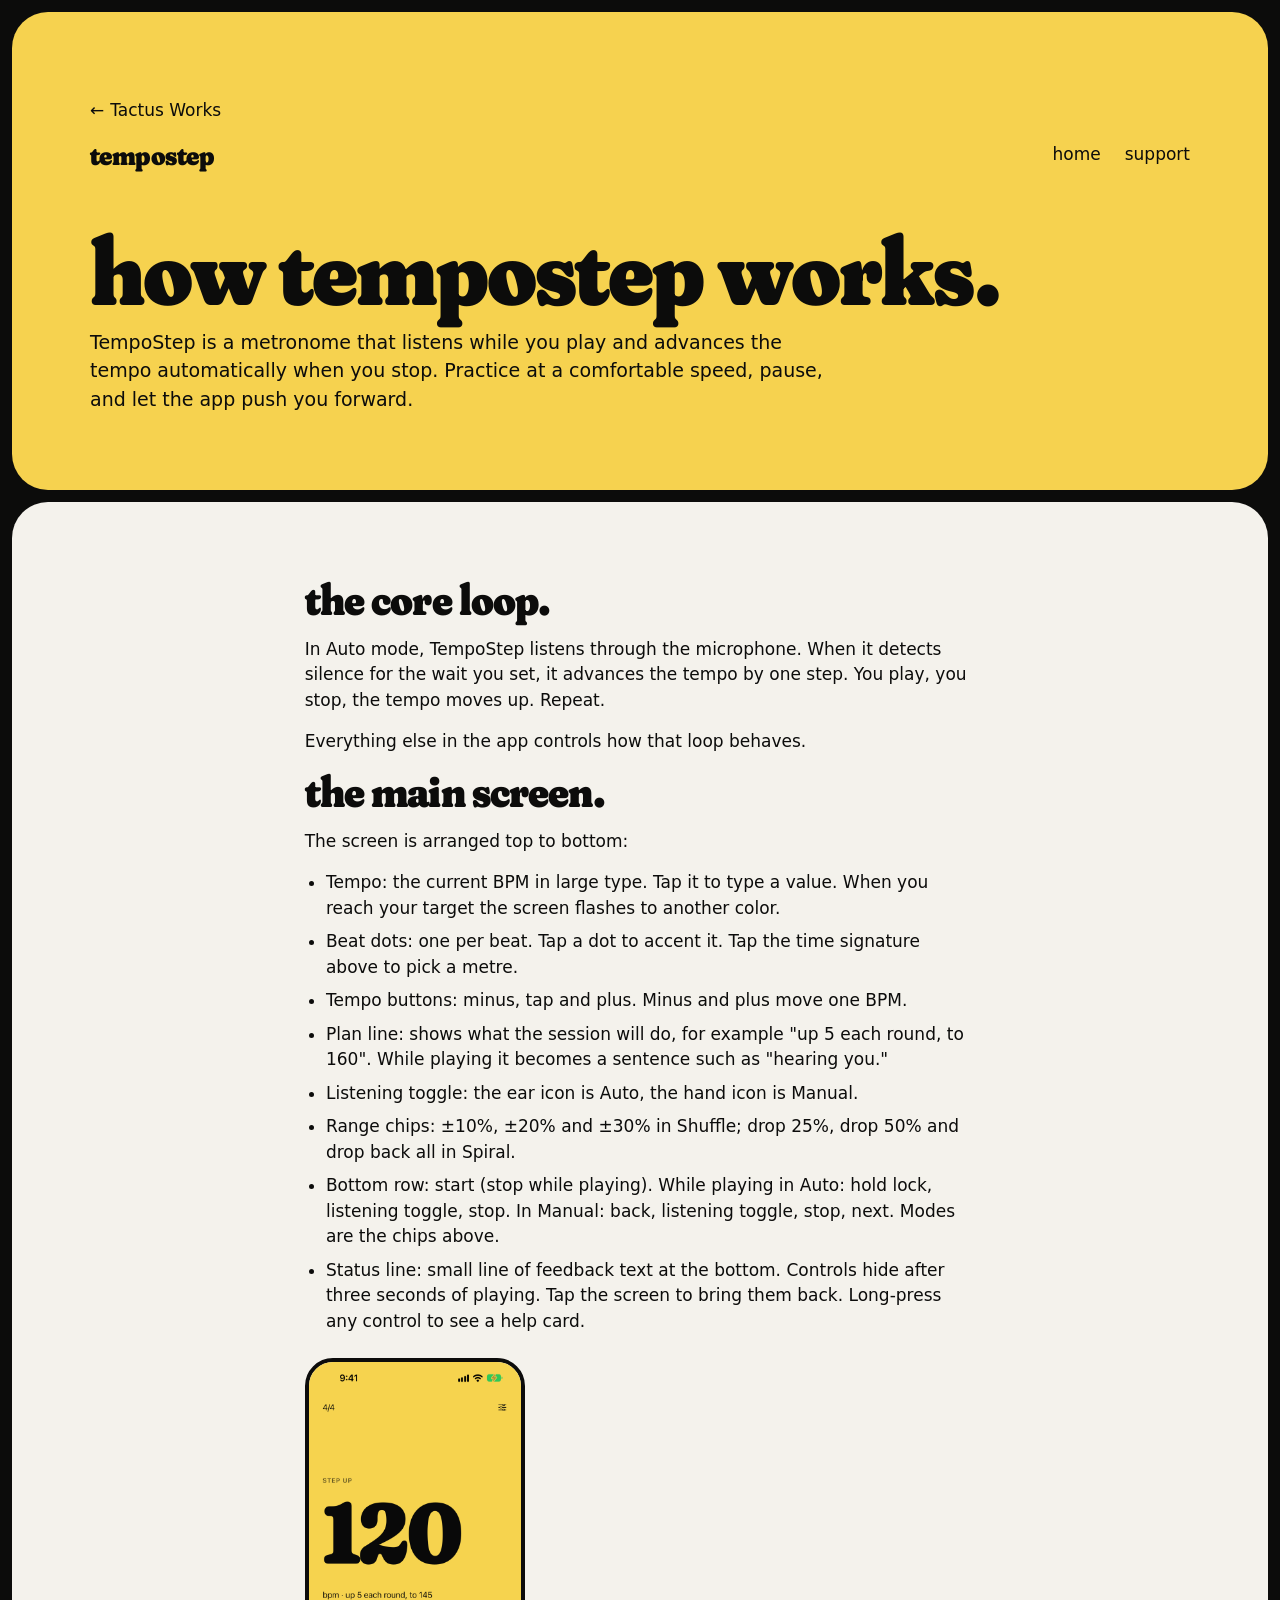
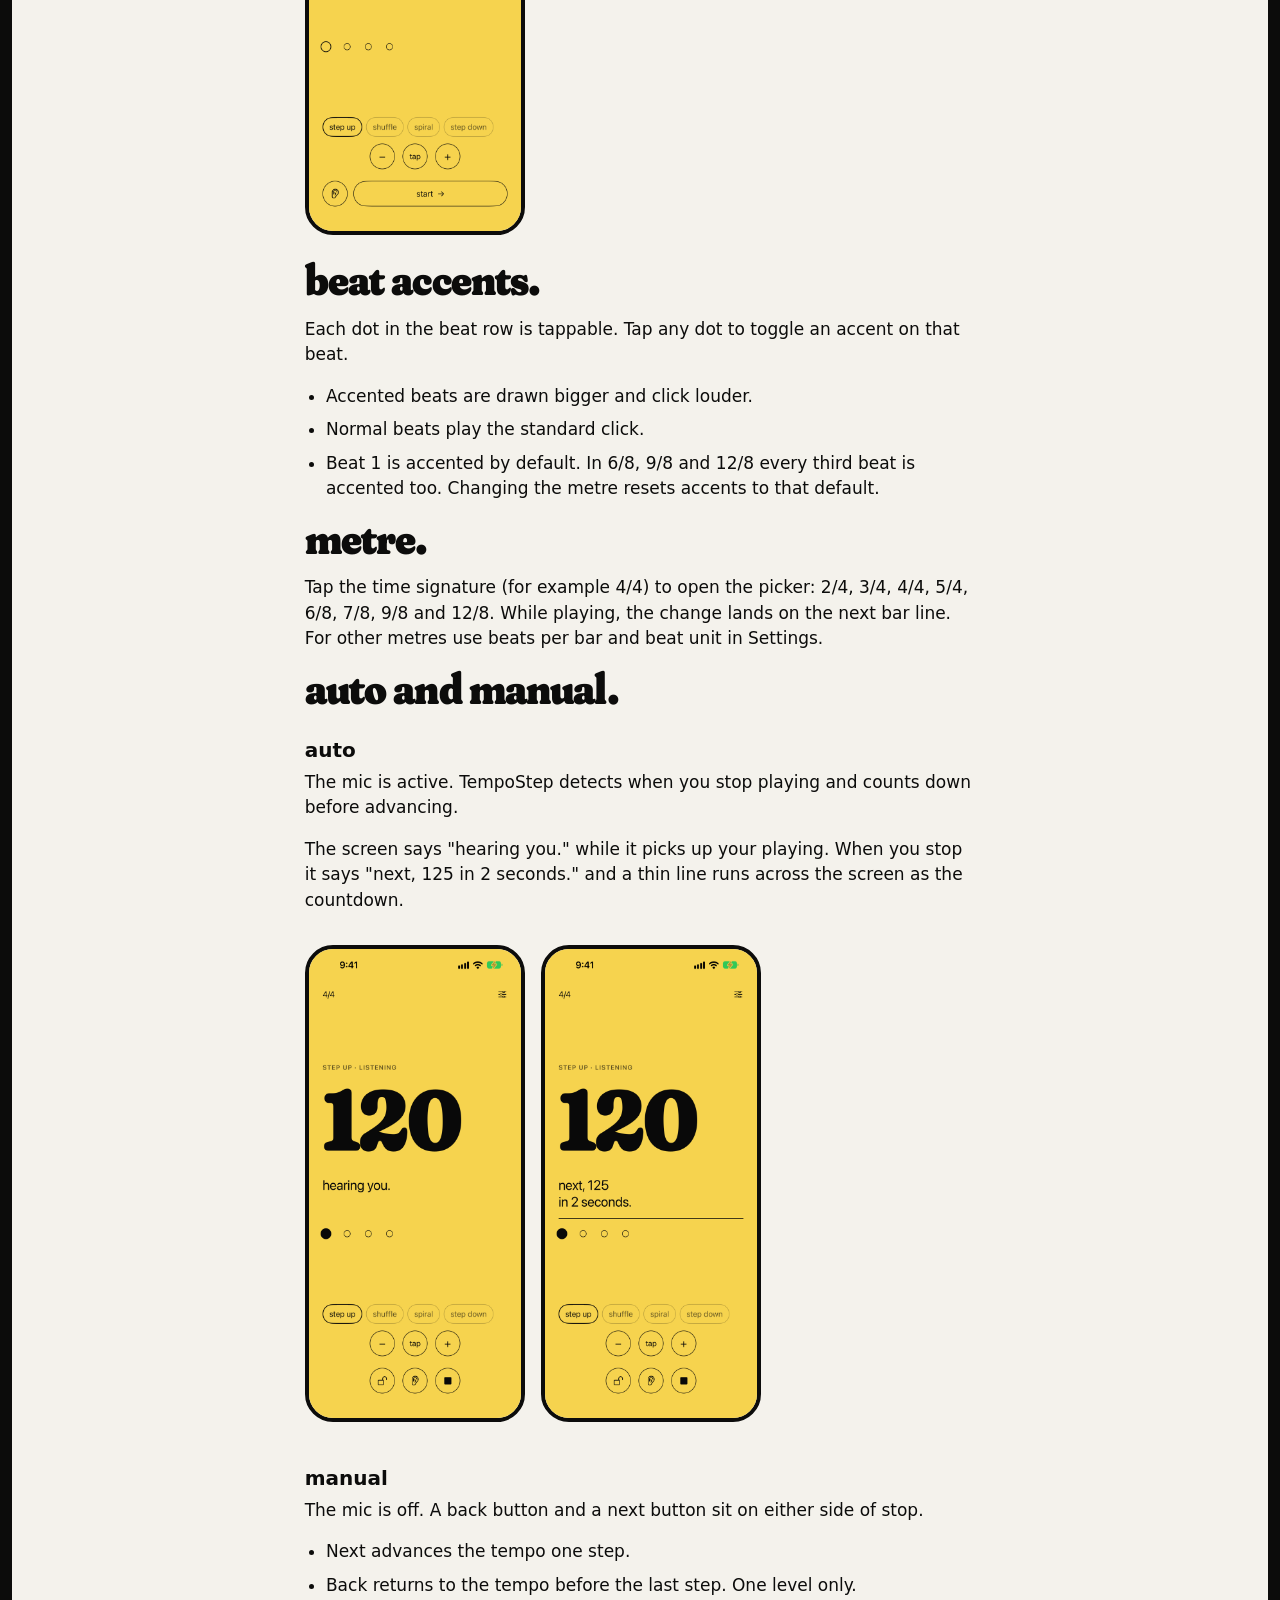
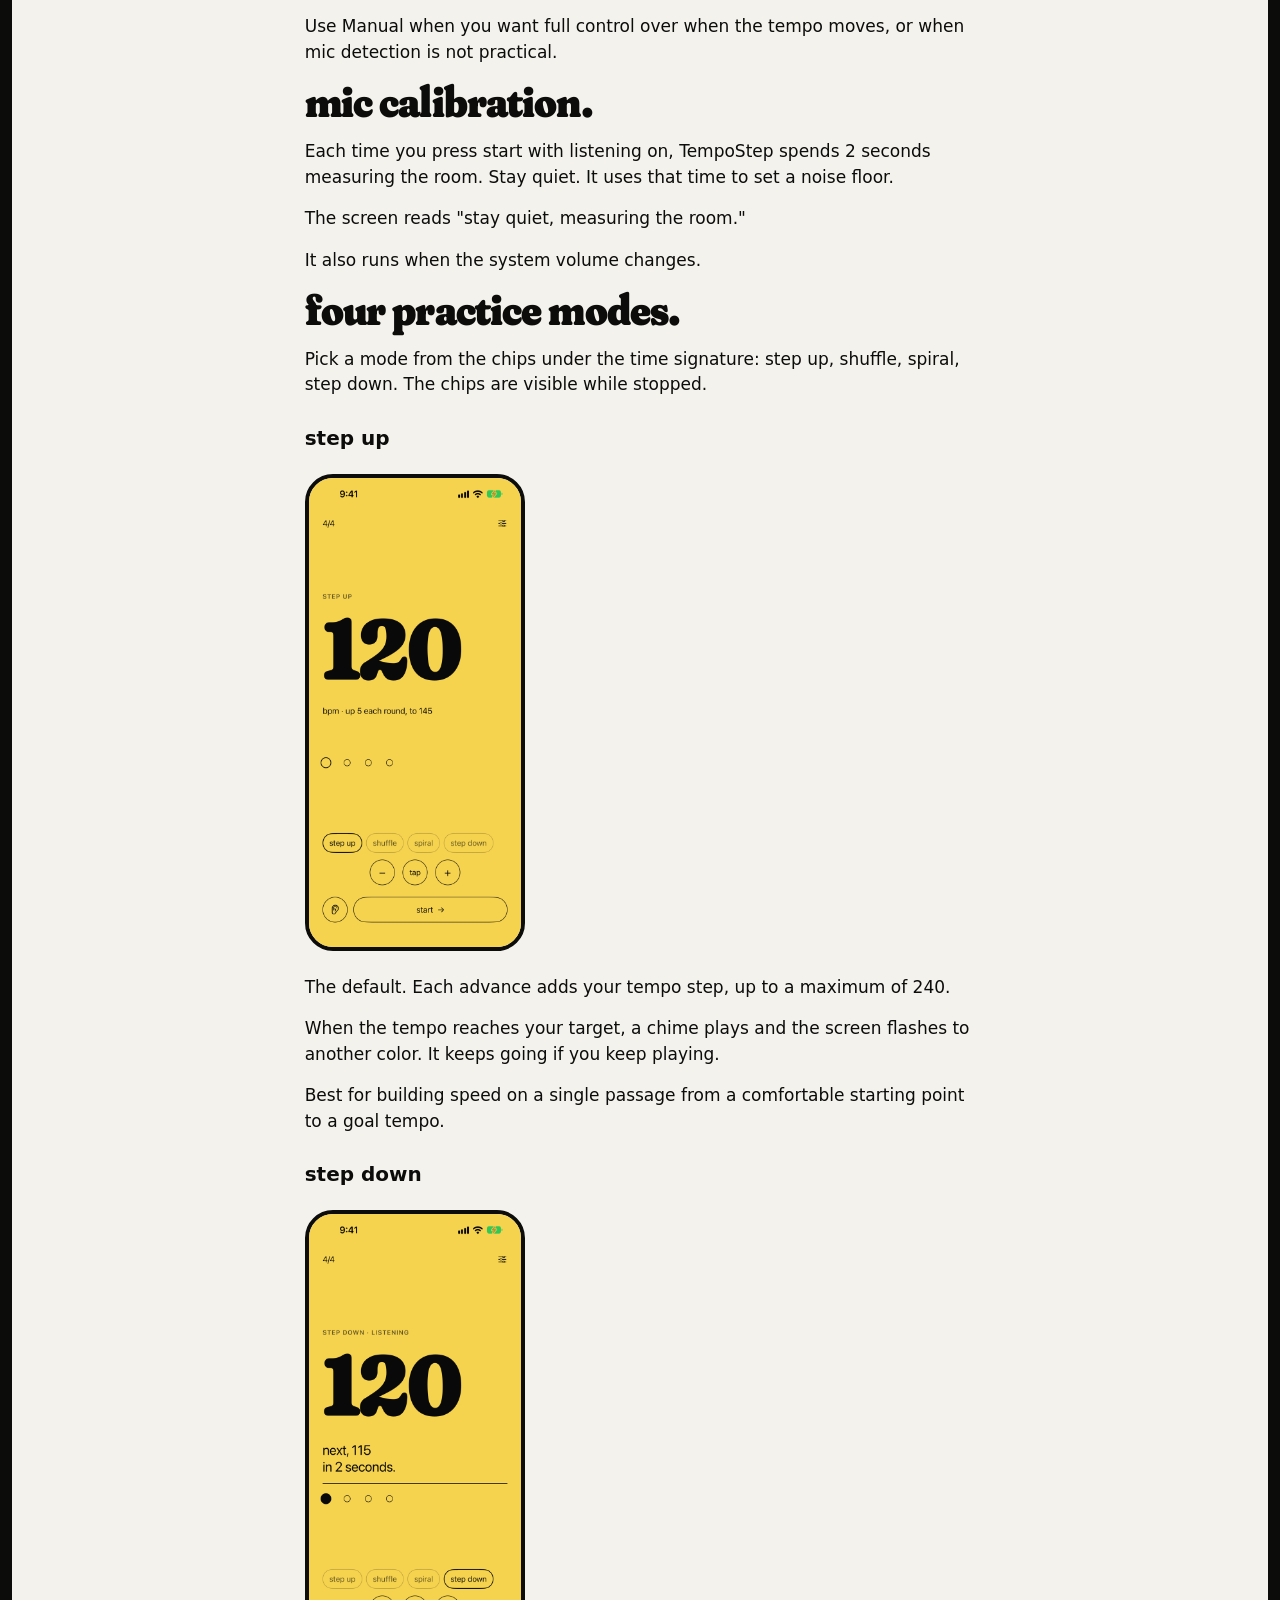
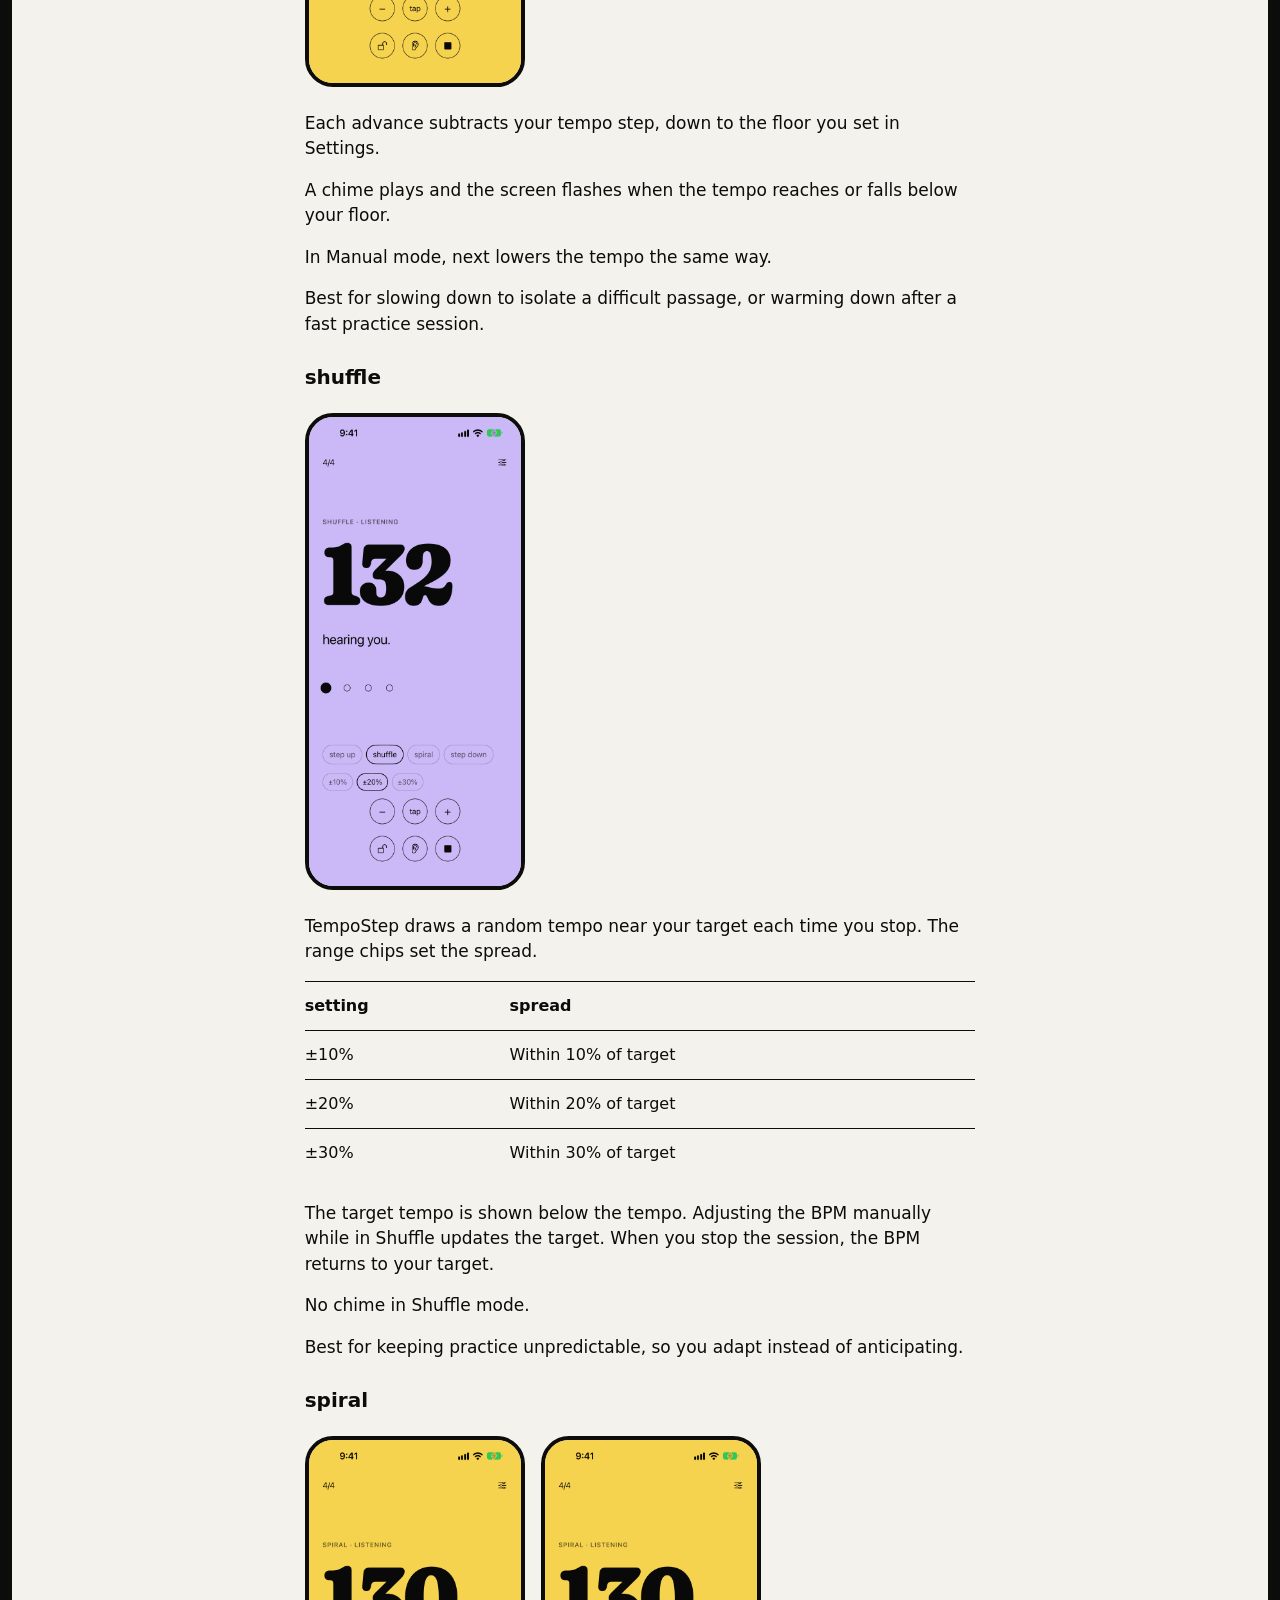
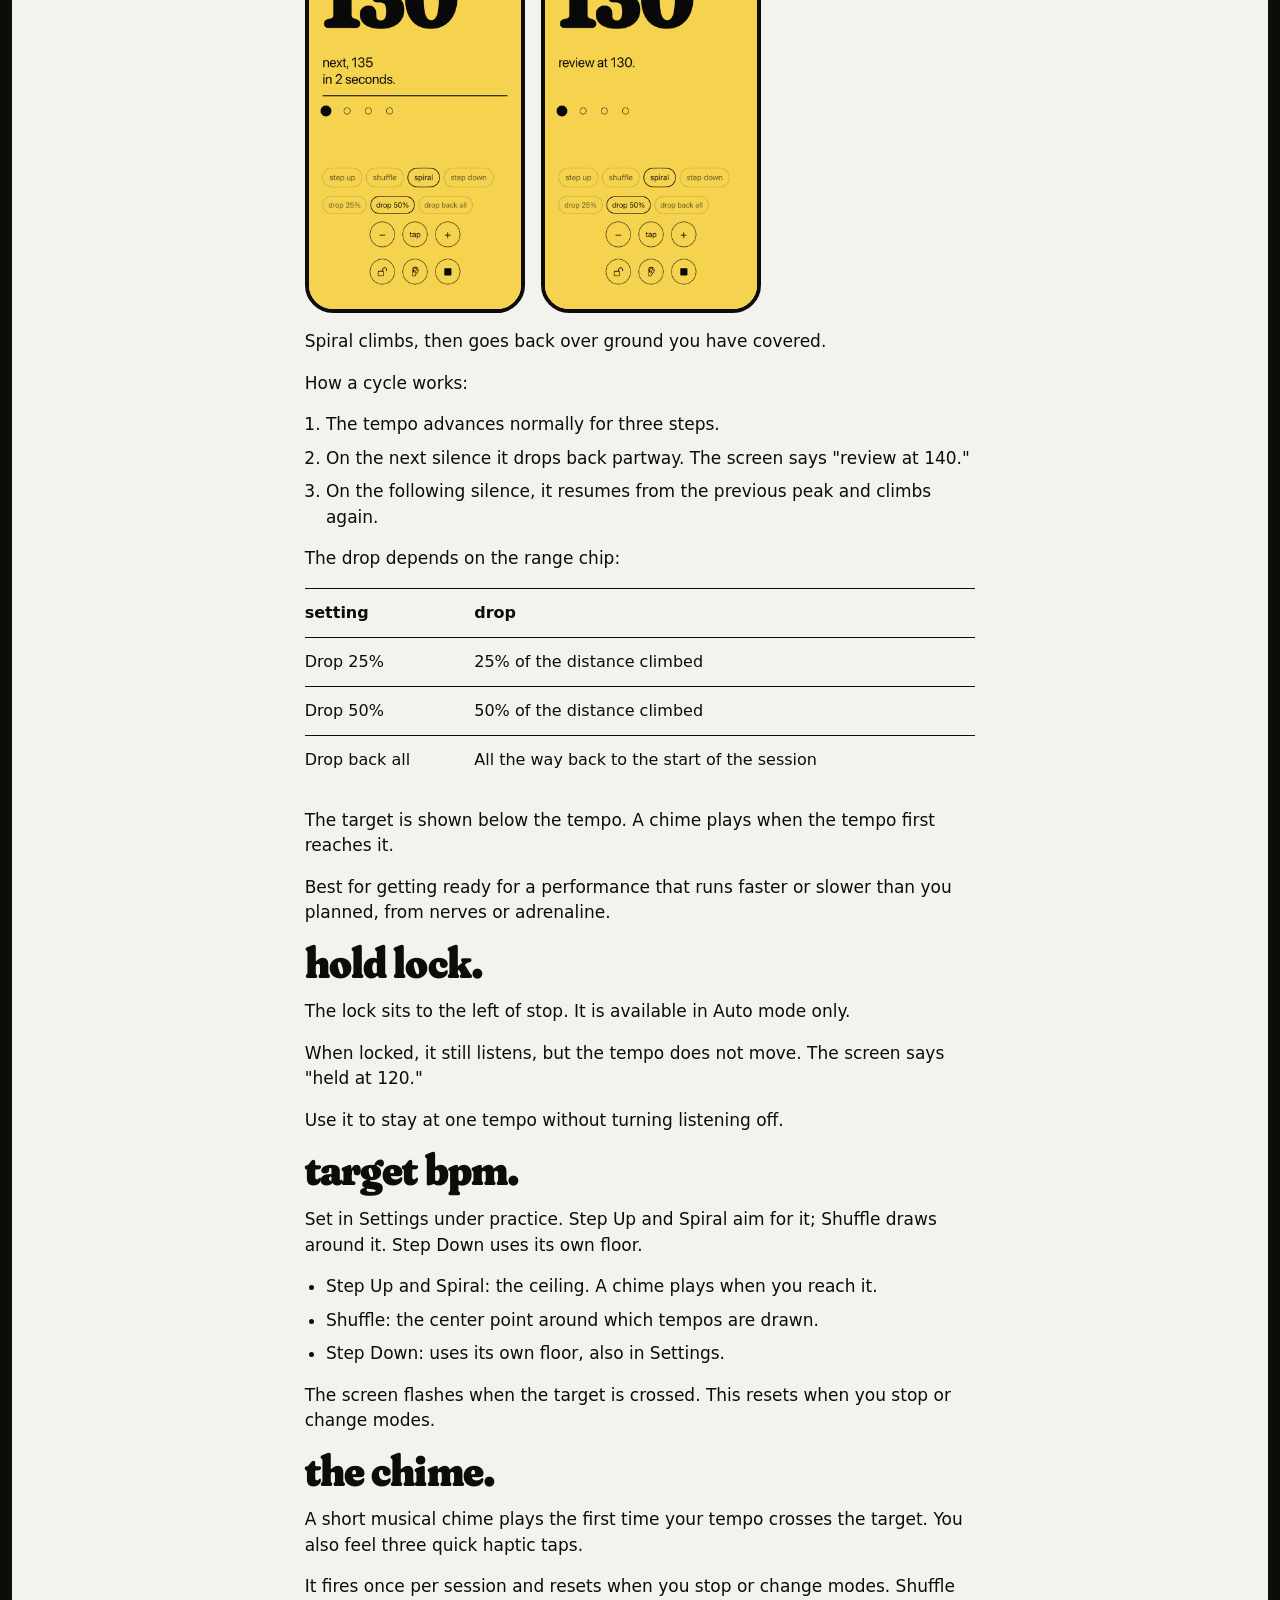
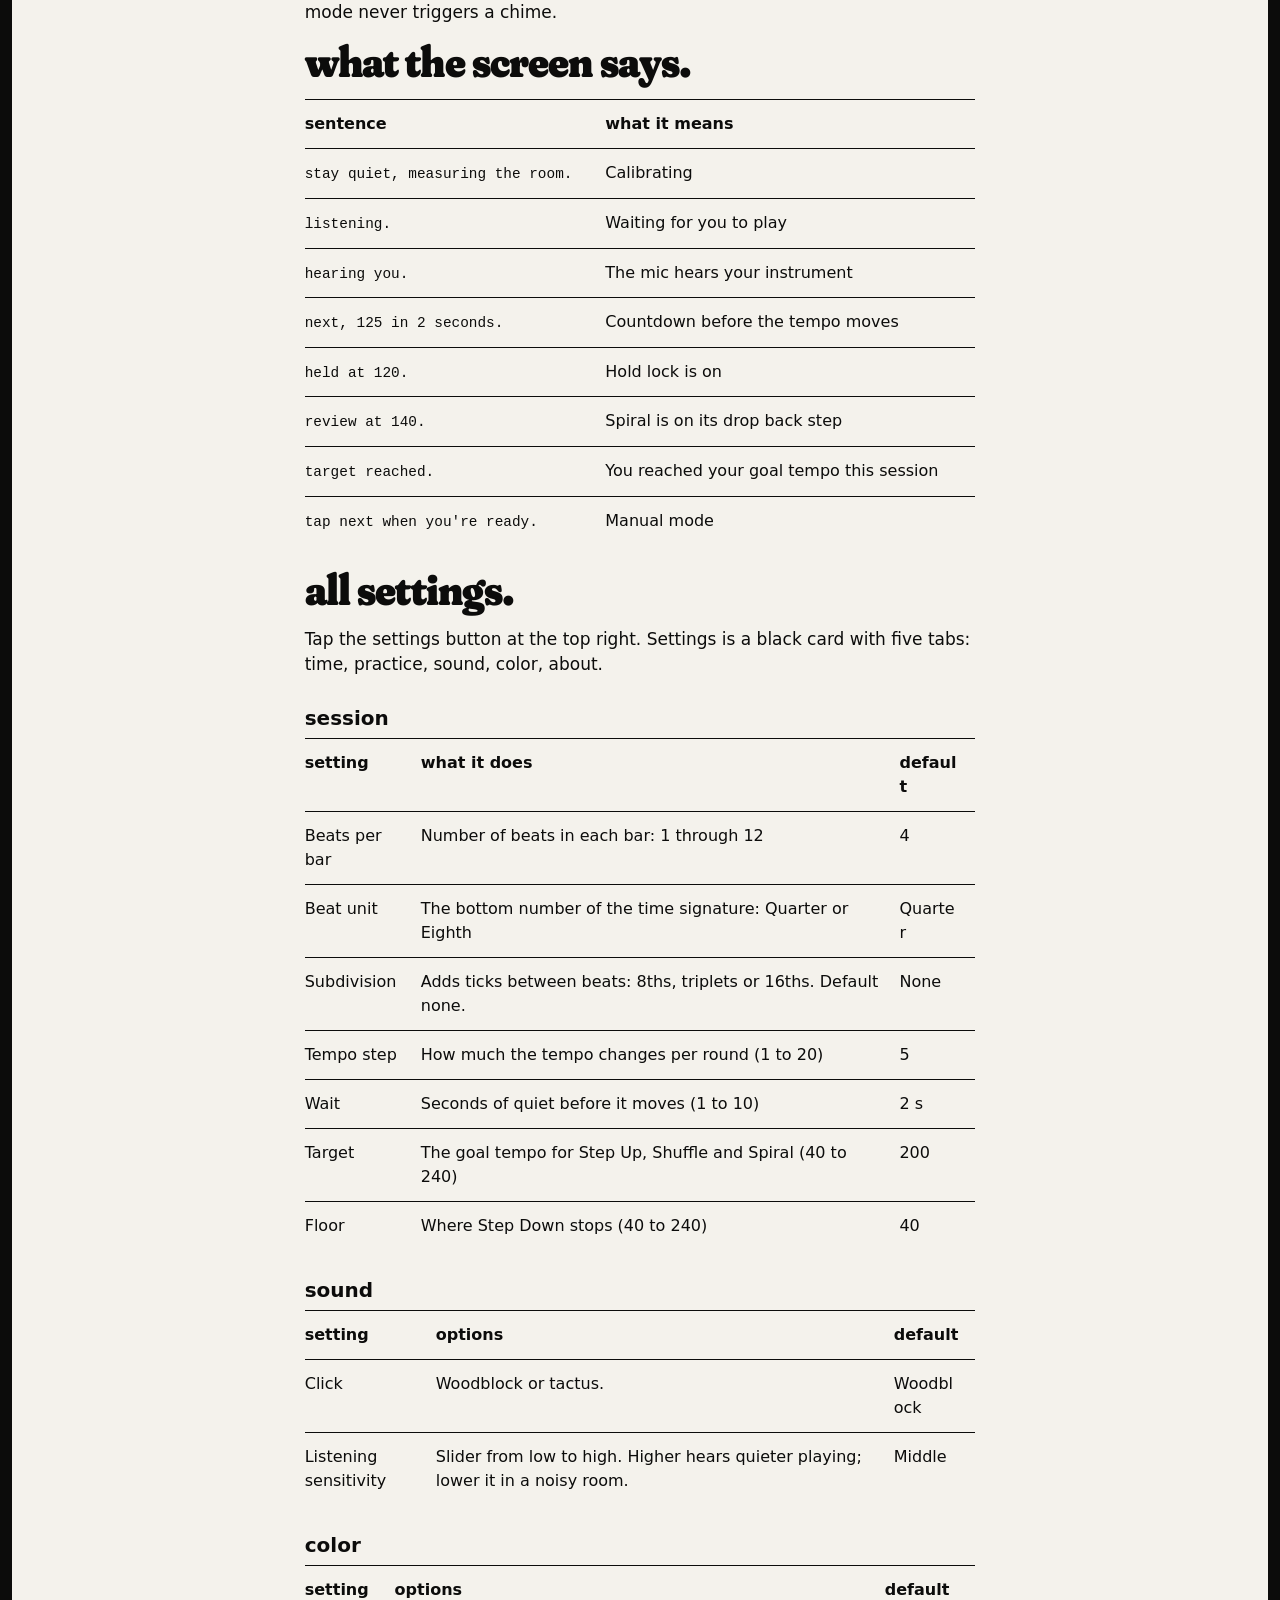
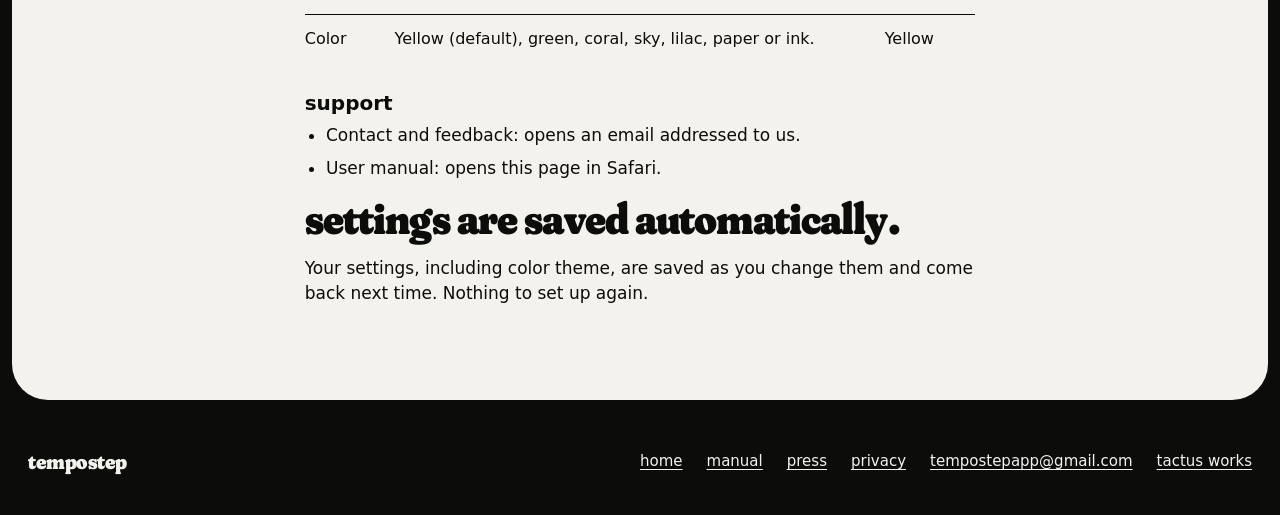
<file: tempostep/manual/index.html>
<!DOCTYPE html>
<html lang="en">
<head>
<meta charset="UTF-8" />
<meta name="viewport" content="width=device-width, initial-scale=1.0" />
<title>User manual | TempoStep</title>
<meta name="theme-color" content="#F6D24F" />
<link rel="icon" type="image/png" sizes="32x32" href="../assets/web/favicon.png" />
<link rel="apple-touch-icon" href="../assets/web/apple-touch-icon.png" />
<meta name="description" content="Full user manual for TempoStep: setup, microphone calibration, Step Up, Shuffle, Spiral and Step Down modes, metres, and every setting." />
<link rel="canonical" href="https://tactusworks.com/tempostep/manual/" />
<meta property="og:type" content="website" />
<meta property="og:url" content="https://tactusworks.com/tempostep/manual/" />
<meta property="og:title" content="User manual | TempoStep" />
<meta property="og:description" content="Full documentation for TempoStep: practice modes, mic calibration, metres, and every setting explained." />
<meta property="og:image" content="https://tactusworks.com/tempostep/assets/web/app-icon-1024.png" />
<meta name="twitter:card" content="summary" />
<meta name="twitter:title" content="User manual | TempoStep" />
<meta name="twitter:description" content="Full documentation for TempoStep: practice modes, mic calibration, metres, and every setting explained." />
<meta name="twitter:image" content="https://tactusworks.com/tempostep/assets/web/app-icon-1024.png" />
<link rel="preload" href="../assets/fonts/FrauncesSoft-Black.woff2" as="font" type="font/woff2" crossorigin />
<link rel="stylesheet" href="../assets/site.css?v=1125a" />
</head>
<body>
<a class="skip" href="#main">Skip to content</a>
<header class="card yellow page-head">
  <div class="in">
    <a class="tw-home" href="../../"><span aria-hidden="true">&larr;</span> Tactus Works</a>
    <nav class="nav" aria-label="Main">
      <a class="wordmark" href="../">tempostep</a>
      <ul>
        <li><a href="../">home</a></li>
        <li><a href="mailto:tempostepapp@gmail.com">support</a></li>
      </ul>
    </nav>
    <h1>How TempoStep works.</h1>
    <p class="lead">TempoStep is a metronome that listens while you play and advances the tempo automatically when you stop. Practice at a comfortable speed, pause, and let the app push you forward.</p>
  </div>
</header>
<main id="main" class="card paper doc-wrap">
<div class="doc">
<section>
<h2>The core loop.</h2>
<p>In Auto mode, TempoStep listens through the microphone. When it detects silence for the wait you set, it advances the tempo by one step. You play, you stop, the tempo moves up. Repeat.</p>
<p>Everything else in the app controls how that loop behaves.</p>
</section>

<section>
<h2>The main screen.</h2>
<p>The screen is arranged top to bottom:</p>
<ul>
<li>Tempo: the current BPM in large type. Tap it to type a value. When you reach your target the screen flashes to another color.</li>
<li>Beat dots: one per beat. Tap a dot to accent it. Tap the time signature above to pick a metre.</li>
<li>Tempo buttons: minus, tap and plus. Minus and plus move one BPM.</li>
<li>Plan line: shows what the session will do, for example "up 5 each round, to 160". While playing it becomes a sentence such as "hearing you."</li>
<li>Listening toggle: the ear icon is Auto, the hand icon is Manual.</li>
<li>Range chips: &plusmn;10%, &plusmn;20% and &plusmn;30% in Shuffle; drop 25%, drop 50% and drop back all in Spiral.</li>
<li>Bottom row: start (stop while playing). While playing in Auto: hold lock, listening toggle, stop. In Manual: back, listening toggle, stop, next. Modes are the chips above.</li>
<li>Status line: small line of feedback text at the bottom. Controls hide after three seconds of playing. Tap the screen to bring them back. Long-press any control to see a help card.</li>
</ul>
<img class="shot" data-shot="manual-main" src="../assets/shots/web/idle.png" width="660" height="1434" loading="lazy" alt="Main screen: tempo, beat dots, plan line and bottom row" />
</section>

<section>
<h2>Beat accents.</h2>
<p>Each dot in the beat row is tappable. Tap any dot to toggle an accent on that beat.</p>
<ul>
<li>Accented beats are drawn bigger and click louder.</li>
<li>Normal beats play the standard click.</li>
<li>Beat 1 is accented by default. In 6/8, 9/8 and 12/8 every third beat is accented too. Changing the metre resets accents to that default.</li>
</ul>
</section>

<section id="metre">
<h2>Metre.</h2>
<p>Tap the time signature (for example 4/4) to open the picker: 2/4, 3/4, 4/4, 5/4, 6/8, 7/8, 9/8 and 12/8. While playing, the change lands on the next bar line. For other metres use beats per bar and beat unit in Settings.</p>
</section>

<section>
<h2>Auto and Manual.</h2>
<h3>Auto</h3>
<p>The mic is active. TempoStep detects when you stop playing and counts down before advancing.</p>
<p>The screen says "hearing you." while it picks up your playing. When you stop it says "next, 125 in 2 seconds." and a thin line runs across the screen as the countdown.</p>
<div class="shot-row">
<img class="shot" data-shot="manual-auto-hearing" src="../assets/shots/web/hearing.png" width="660" height="1434" loading="lazy" alt="Sound detected: hearing you." />
<img class="shot" data-shot="manual-auto-countdown" src="../assets/shots/web/countdown.png" width="660" height="1434" loading="lazy" alt="Silence countdown: next, 125 in 2 seconds." />
</div>
<h3>Manual</h3>
<p>The mic is off. A back button and a next button sit on either side of stop.</p>
<ul>
<li>Next advances the tempo one step.</li>
<li>Back returns to the tempo before the last step. One level only.</li>
</ul>
<p>Use Manual when you want full control over when the tempo moves, or when mic detection is not practical.</p>
</section>

<section>
<h2>Mic calibration.</h2>
<p>Each time you press start with listening on, TempoStep spends 2 seconds measuring the room. Stay quiet. It uses that time to set a noise floor.</p>
<p>The screen reads "stay quiet, measuring the room."</p>
<p>It also runs when the system volume changes.</p>
</section>

<section>
<h2>Four practice modes.</h2>
<p>Pick a mode from the chips under the time signature: step up, shuffle, spiral, step down. The chips are visible while stopped.</p>

<h3>Step Up</h3>
<img class="shot" data-shot="manual-step-up" src="../assets/shots/web/idle.png" width="660" height="1434" loading="lazy" alt="Step up: the default mode, ready to start" />
<p>The default. Each advance adds your tempo step, up to a maximum of 240.</p>
<p>When the tempo reaches your target, a chime plays and the screen flashes to another color. It keeps going if you keep playing.</p>
<p>Best for building speed on a single passage from a comfortable starting point to a goal tempo.</p>

<h3>Step Down</h3>
<img class="shot" data-shot="manual-step-down" src="../assets/shots/web/step-down.png" width="660" height="1434" loading="lazy" alt="Step down mode" />
<p>Each advance subtracts your tempo step, down to the floor you set in Settings.</p>
<p>A chime plays and the screen flashes when the tempo reaches or falls below your floor.</p>
<p>In Manual mode, next lowers the tempo the same way.</p>
<p>Best for slowing down to isolate a difficult passage, or warming down after a fast practice session.</p>

<h3 id="shuffle">Shuffle</h3>
<img class="shot" data-shot="manual-shuffle" src="../assets/shots/web/shuffle.png" width="660" height="1434" loading="lazy" alt="Shuffle mode at 132 BPM, range chips below the tempo" />
<p>TempoStep draws a random tempo near your target each time you stop. The range chips set the spread.</p>
<table>
<thead><tr><th>Setting</th><th>Spread</th></tr></thead>
<tbody>
<tr><td>&plusmn;10%</td><td>Within 10% of target</td></tr>
<tr><td>&plusmn;20%</td><td>Within 20% of target</td></tr>
<tr><td>&plusmn;30%</td><td>Within 30% of target</td></tr>
</tbody>
</table>
<p>The target tempo is shown below the tempo. Adjusting the BPM manually while in Shuffle updates the target. When you stop the session, the BPM returns to your target.</p>
<p>No chime in Shuffle mode.</p>
<p>Best for keeping practice unpredictable, so you adapt instead of anticipating.</p>

<h3>Spiral</h3>
<div class="shot-row">
<img class="shot" data-shot="manual-spiral-climb" src="../assets/shots/web/spiral-climb.png" width="660" height="1434" loading="lazy" alt="Spiral mode: climbing" />
<img class="shot" data-shot="manual-spiral-review" src="../assets/shots/web/spiral-review.png" width="660" height="1434" loading="lazy" alt="Spiral: review at 130." />
</div>
<p>Spiral climbs, then goes back over ground you have covered.</p>
<p>How a cycle works:</p>
<ol>
<li>The tempo advances normally for three steps.</li>
<li>On the next silence it drops back partway. The screen says "review at 140."</li>
<li>On the following silence, it resumes from the previous peak and climbs again.</li>
</ol>
<p>The drop depends on the range chip:</p>
<table>
<thead><tr><th>Setting</th><th>Drop</th></tr></thead>
<tbody>
<tr><td>Drop 25%</td><td>25% of the distance climbed</td></tr>
<tr><td>Drop 50%</td><td>50% of the distance climbed</td></tr>
<tr><td>Drop back all</td><td>All the way back to the start of the session</td></tr>
</tbody>
</table>
<p>The target is shown below the tempo. A chime plays when the tempo first reaches it.</p>
<p>Best for getting ready for a performance that runs faster or slower than you planned, from nerves or adrenaline.</p>
</section>

<section>
<h2>Hold lock.</h2>
<p>The lock sits to the left of stop. It is available in Auto mode only.</p>
<p>When locked, it still listens, but the tempo does not move. The screen says "held at 120."</p>
<p>Use it to stay at one tempo without turning listening off.</p>
</section>

<section>
<h2>Target BPM.</h2>
<p>Set in Settings under practice. Step Up and Spiral aim for it; Shuffle draws around it. Step Down uses its own floor.</p>
<ul>
<li>Step Up and Spiral: the ceiling. A chime plays when you reach it.</li>
<li>Shuffle: the center point around which tempos are drawn.</li>
<li>Step Down: uses its own floor, also in Settings.</li>
</ul>
<p>The screen flashes when the target is crossed. This resets when you stop or change modes.</p>
</section>

<section>
<h2>The chime.</h2>
<p>A short musical chime plays the first time your tempo crosses the target. You also feel three quick haptic taps.</p>
<p>It fires once per session and resets when you stop or change modes. Shuffle mode never triggers a chime.</p>
</section>

<section>
<h2>What the screen says.</h2>
<table>
<thead><tr><th>Sentence</th><th>What it means</th></tr></thead>
<tbody>
<tr><td><code>stay quiet, measuring the room.</code></td><td>Calibrating</td></tr>
<tr><td><code>listening.</code></td><td>Waiting for you to play</td></tr>
<tr><td><code>hearing you.</code></td><td>The mic hears your instrument</td></tr>
<tr><td><code>next, 125 in 2 seconds.</code></td><td>Countdown before the tempo moves</td></tr>
<tr><td><code>held at 120.</code></td><td>Hold lock is on</td></tr>
<tr><td><code>review at 140.</code></td><td>Spiral is on its drop back step</td></tr>
<tr><td><code>target reached.</code></td><td>You reached your goal tempo this session</td></tr>
<tr><td><code>tap next when you're ready.</code></td><td>Manual mode</td></tr>
</tbody>
</table>
</section>

<section>
<h2>All settings.</h2>
<p>Tap the settings button at the top right. Settings is a black card with five tabs: time, practice, sound, color, about.</p>

<h3>Session</h3>
<table>
<thead><tr><th>Setting</th><th>What it does</th><th>Default</th></tr></thead>
<tbody>
<tr><td>Beats per bar</td><td>Number of beats in each bar: 1 through 12</td><td>4</td></tr>
<tr><td>Beat unit</td><td>The bottom number of the time signature: Quarter or Eighth</td><td>Quarter</td></tr>
<tr><td>Subdivision</td><td>Adds ticks between beats: 8ths, triplets or 16ths. Default none.</td><td>None</td></tr>
<tr><td>Tempo step</td><td>How much the tempo changes per round (1 to 20)</td><td>5</td></tr>
<tr><td>Wait</td><td>Seconds of quiet before it moves (1 to 10)</td><td>2 s</td></tr>
<tr><td>Target</td><td>The goal tempo for Step Up, Shuffle and Spiral (40 to 240)</td><td>200</td></tr>
<tr><td>Floor</td><td>Where Step Down stops (40 to 240)</td><td>40</td></tr>
</tbody>
</table>

<h3>Sound</h3>
<table>
<thead><tr><th>Setting</th><th>Options</th><th>Default</th></tr></thead>
<tbody>
<tr><td>Click</td><td>Woodblock or tactus.</td><td>Woodblock</td></tr>
<tr><td>Listening sensitivity</td><td>Slider from low to high. Higher hears quieter playing; lower it in a noisy room.</td><td>Middle</td></tr>
</tbody>
</table>

<h3>Color</h3>
<table>
<thead><tr><th>Setting</th><th>Options</th><th>Default</th></tr></thead>
<tbody>
<tr><td>Color</td><td>Yellow (default), green, coral, sky, lilac, paper or ink.</td><td>Yellow</td></tr>
</tbody>
</table>

<h3>Support</h3>
<ul>
<li>Contact and feedback: opens an email addressed to us.</li>
<li>User manual: opens this page in Safari.</li>
</ul>
</section>

<section>
<h2>Settings are saved automatically.</h2>
<p>Your settings, including color theme, are saved as you change them and come back next time. Nothing to set up again.</p>
</section>
</div>
</main>
<footer class="foot">
  <a class="wordmark" href="../">tempostep</a>
  <ul>
    <li><a href="../">home</a></li>
    <li><a href="../manual/">manual</a></li>
    <li><a href="../press/">press</a></li>
    <li><a href="../privacy/">privacy</a></li>
    <li><a href="mailto:tempostepapp@gmail.com">tempostepapp@gmail.com</a></li>
    <li><a href="../../">Tactus Works</a></li>
  </ul>
</footer>
<!-- Cloudflare Web Analytics --><script type='module' src='https://static.cloudflareinsights.com/beacon.min.js' data-cf-beacon='{"token": "8805b5622d8545b987d8adc947eb6213"}'></script><!-- End Cloudflare Web Analytics -->
</body>
</html>
</file>
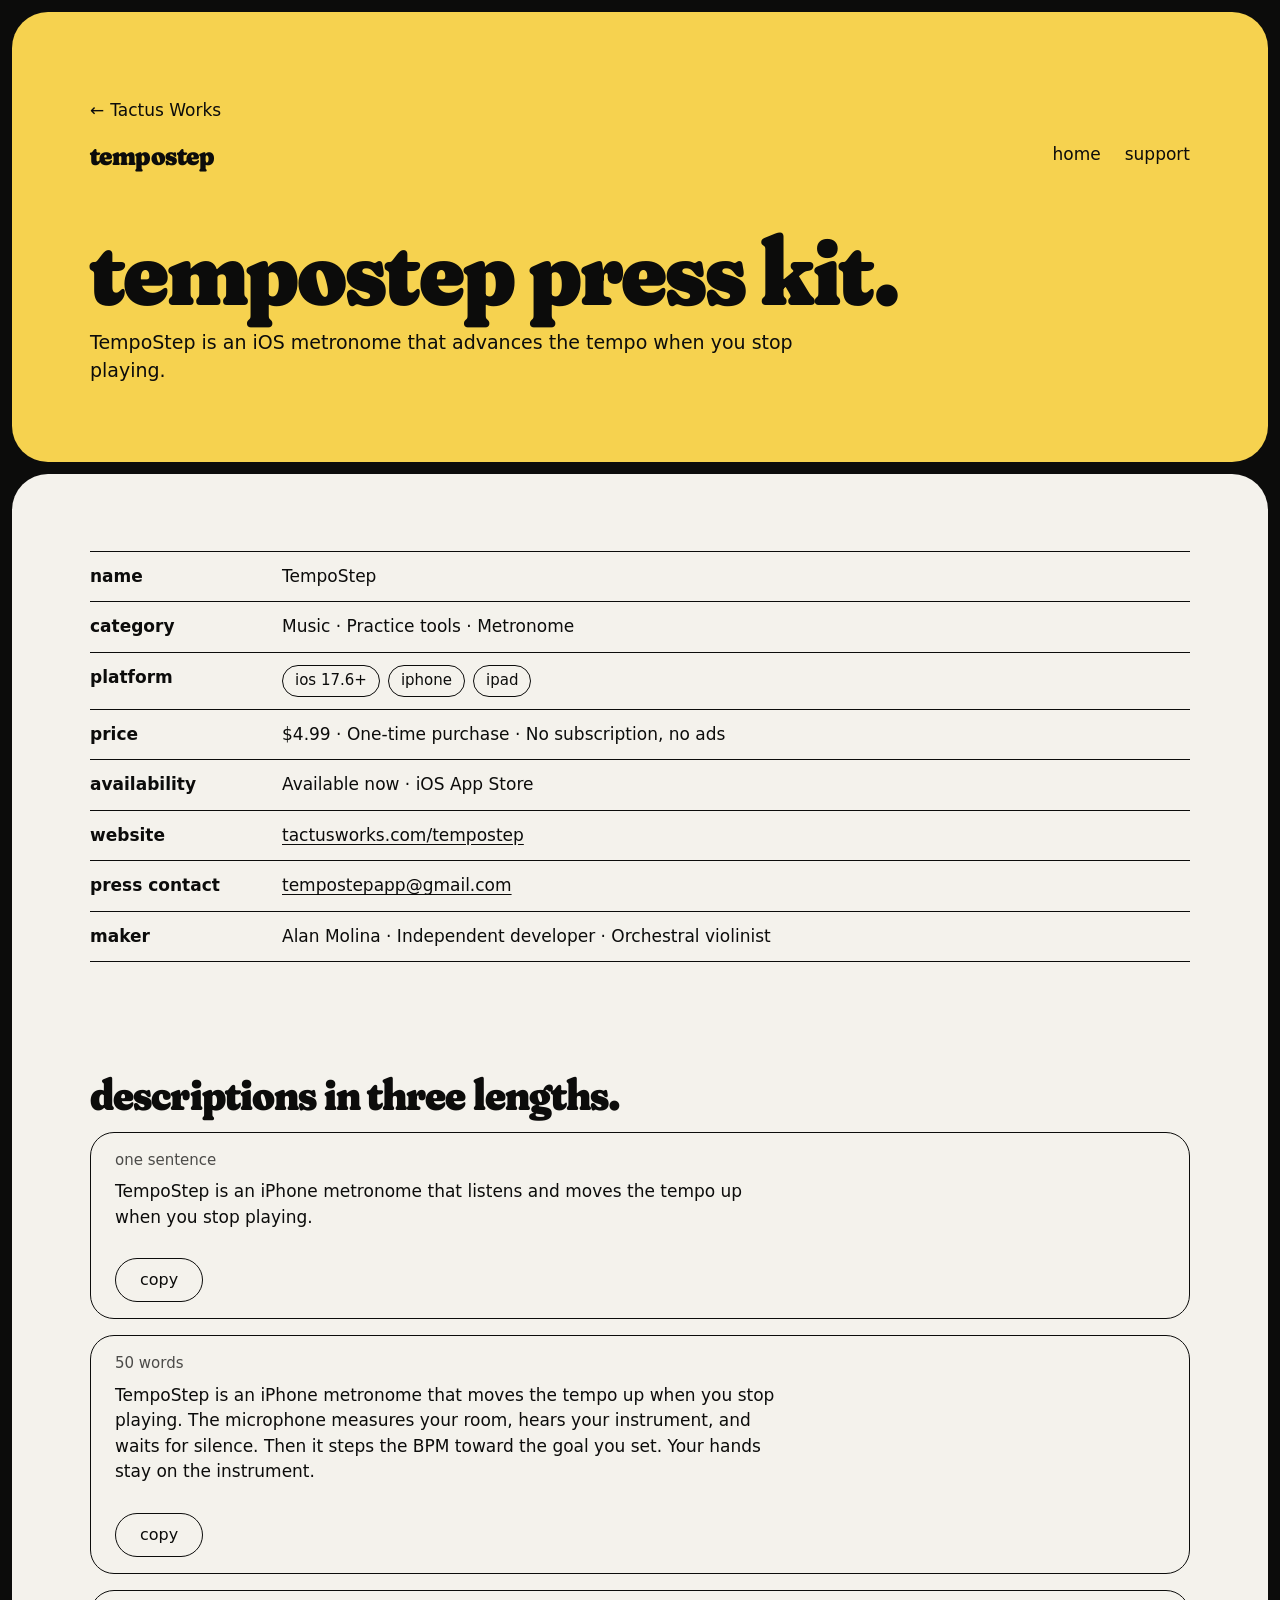
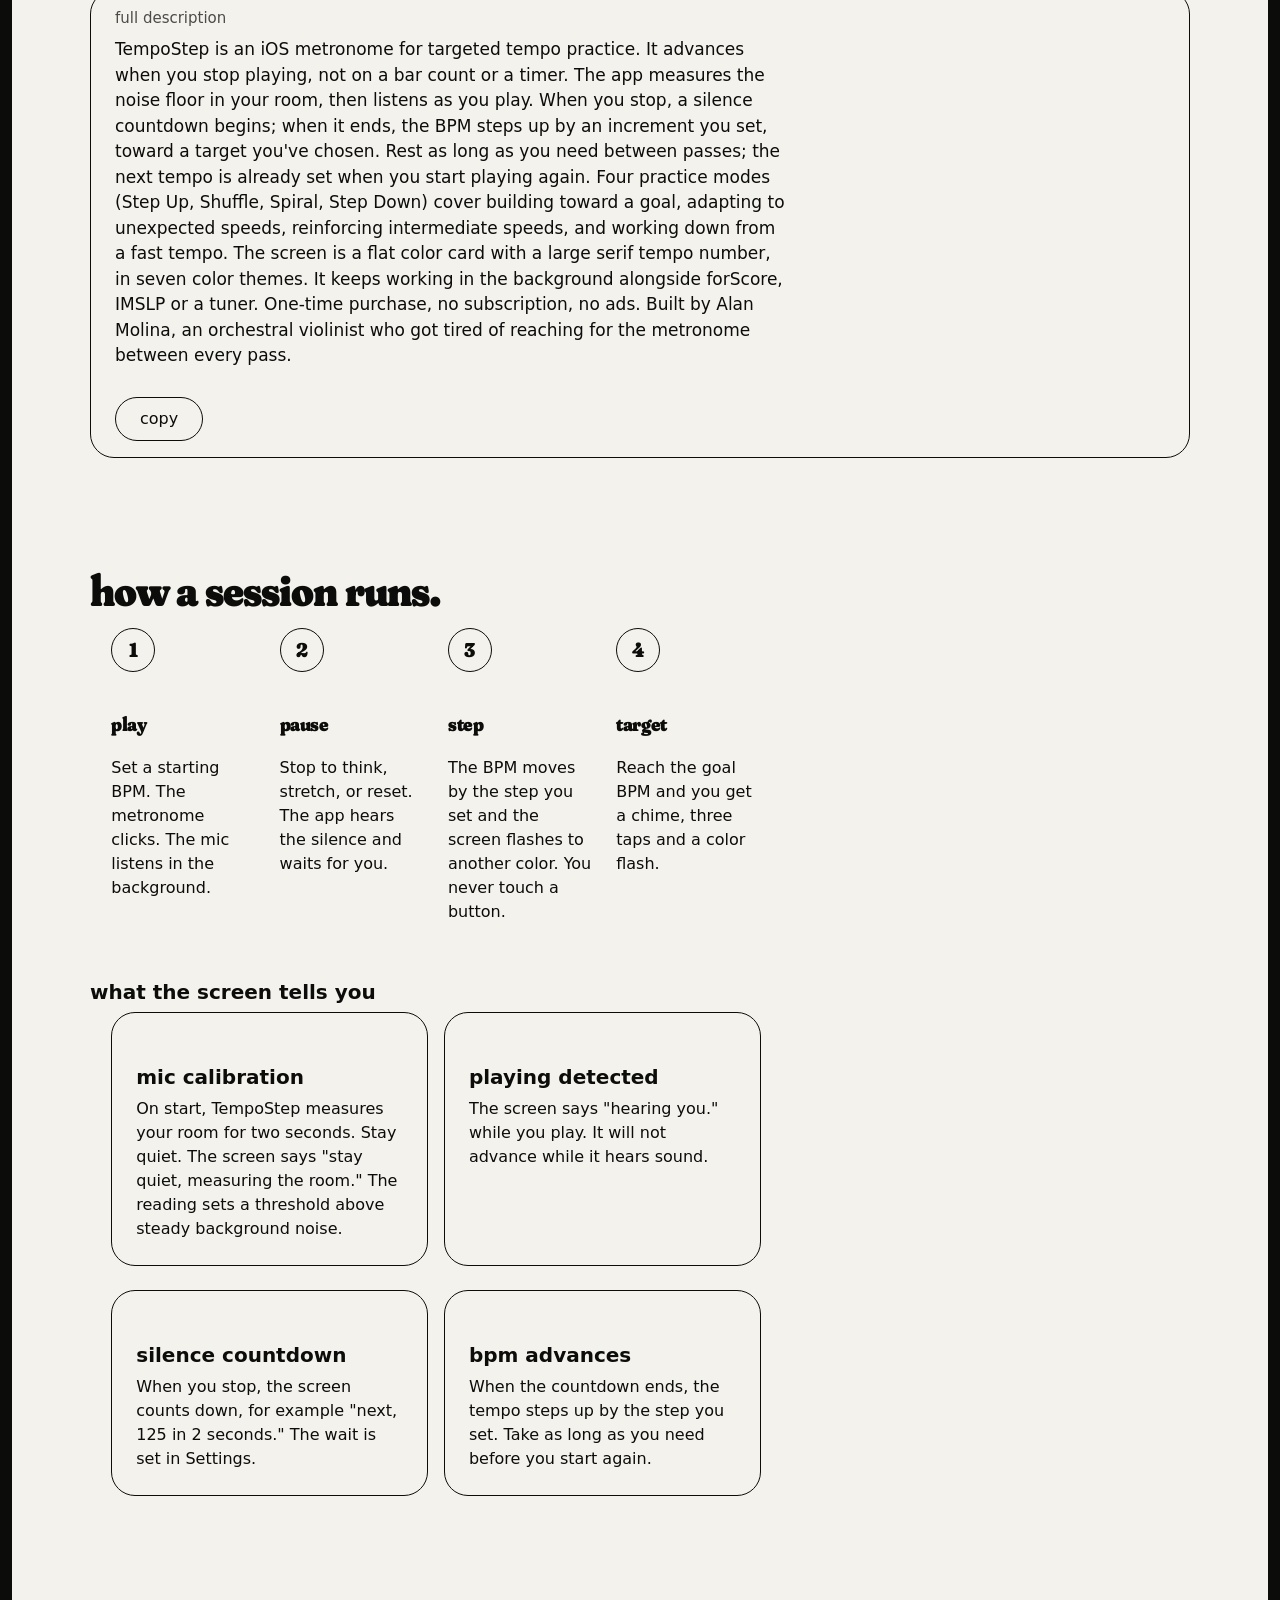
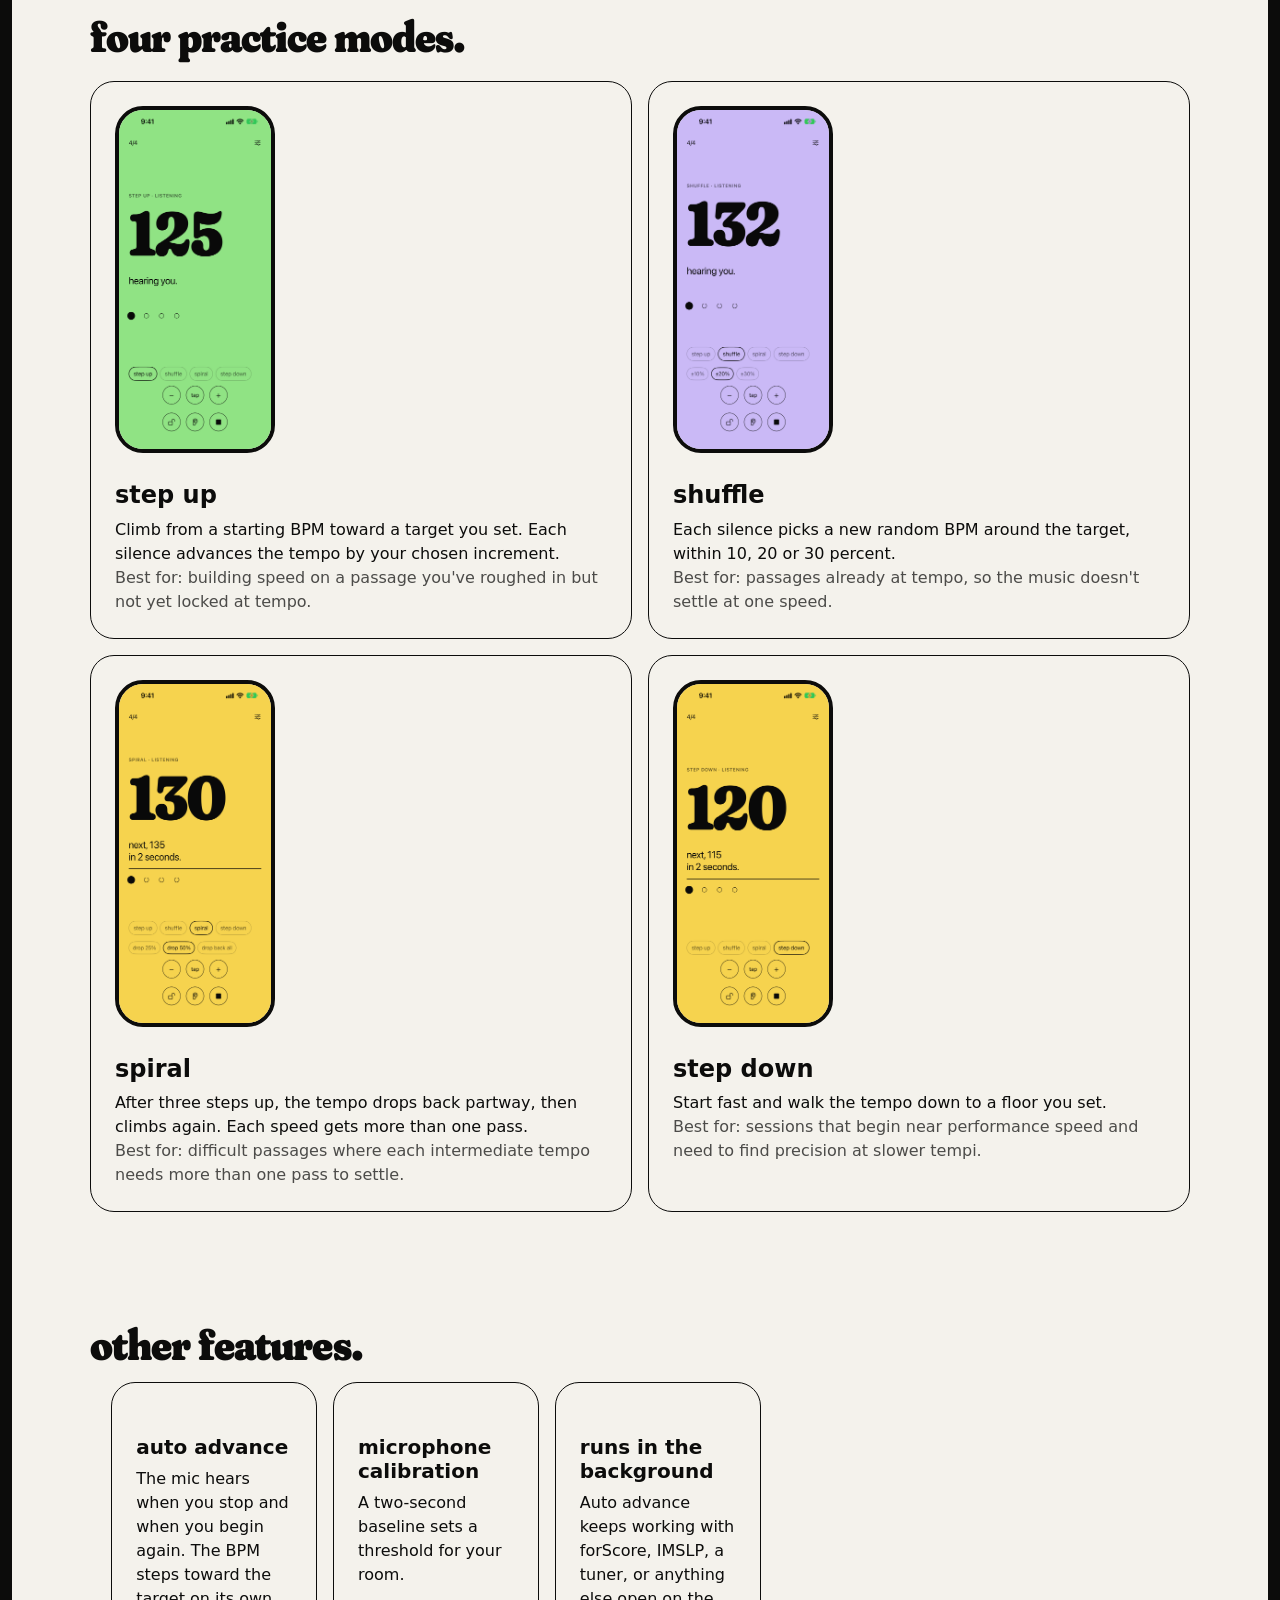
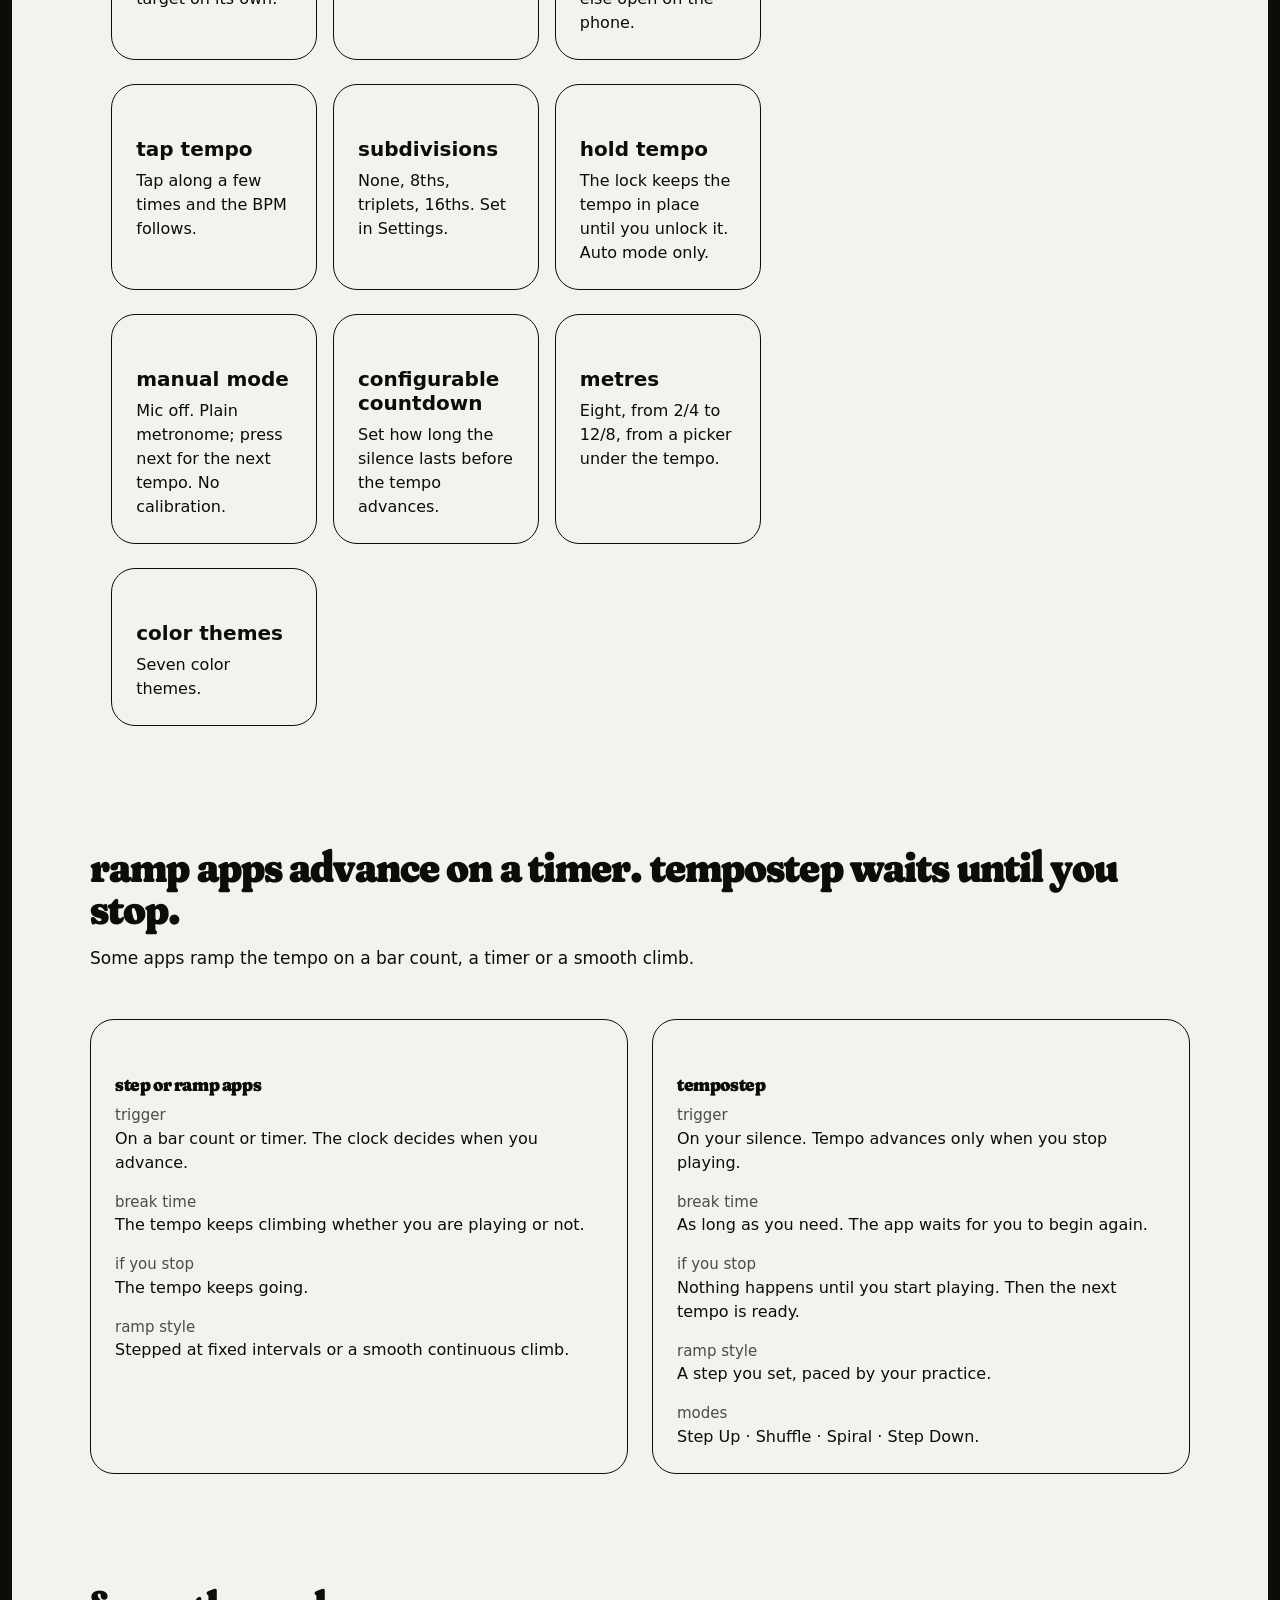
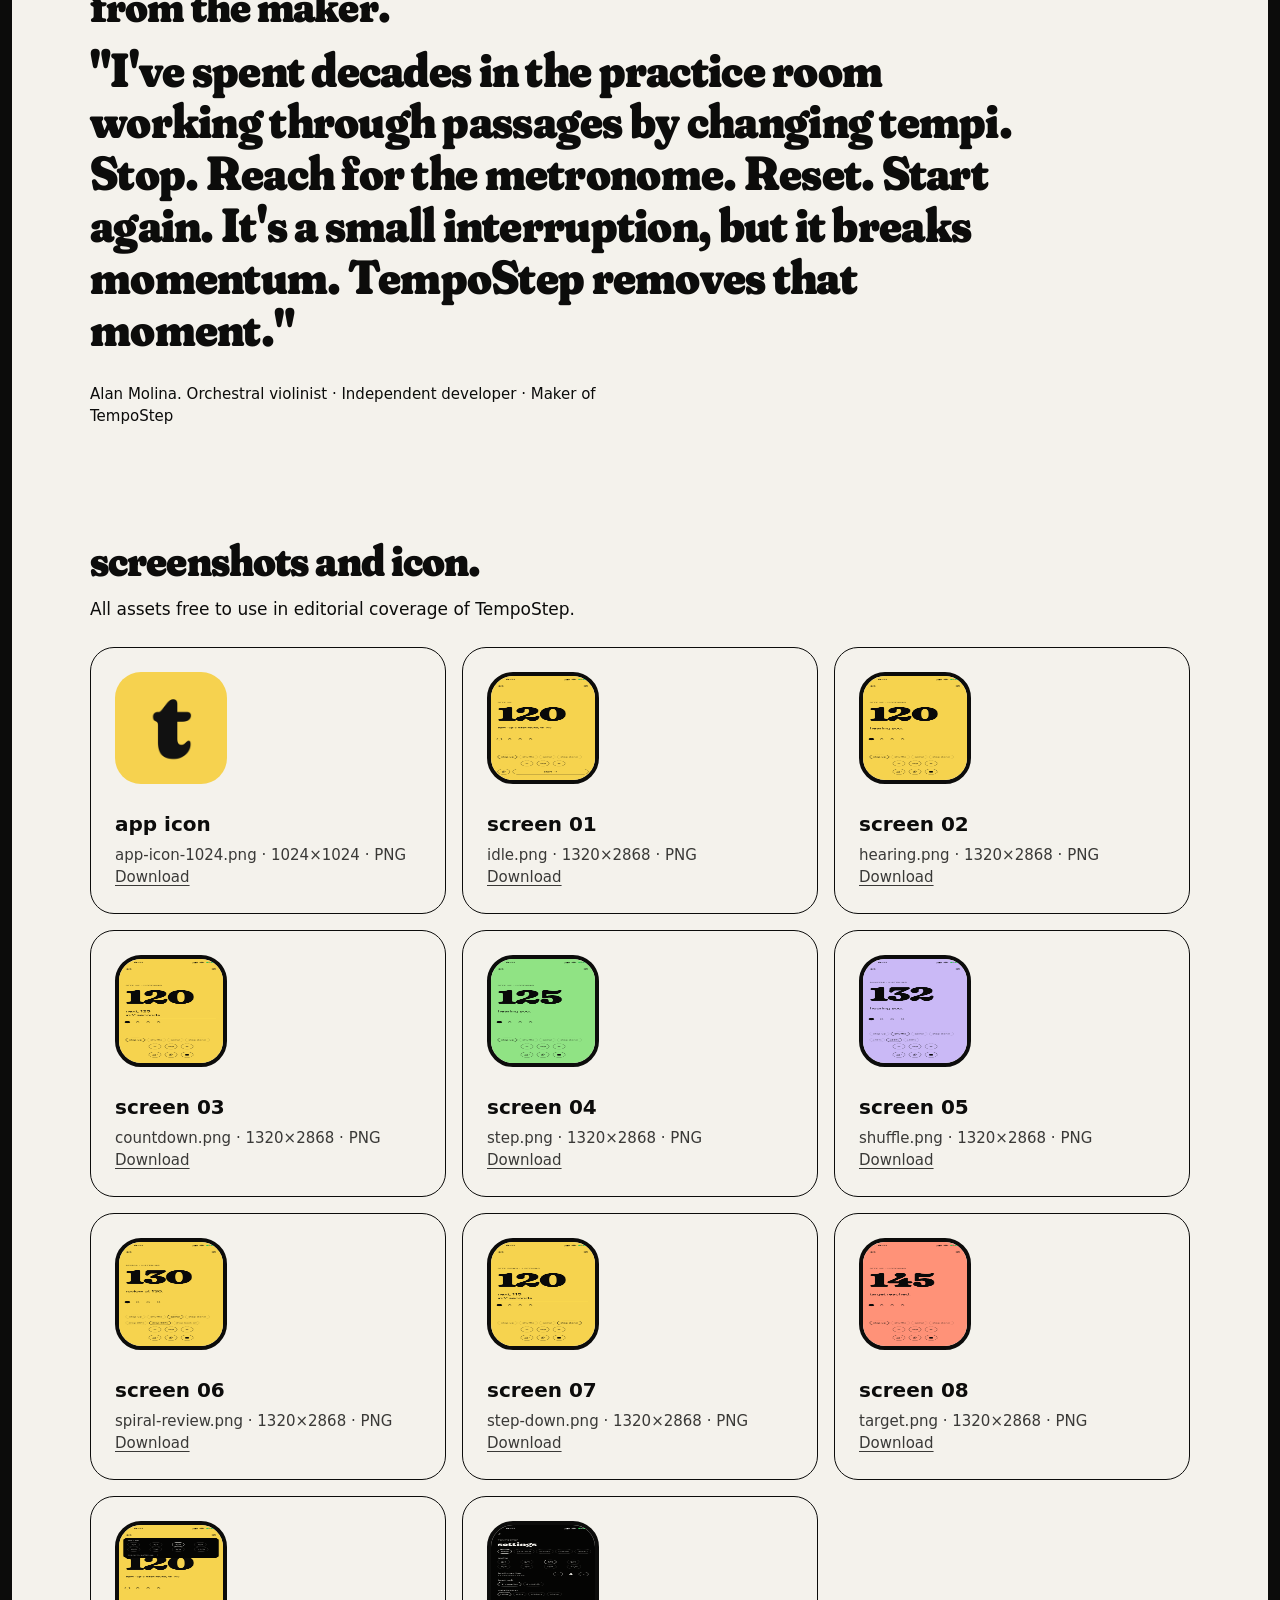
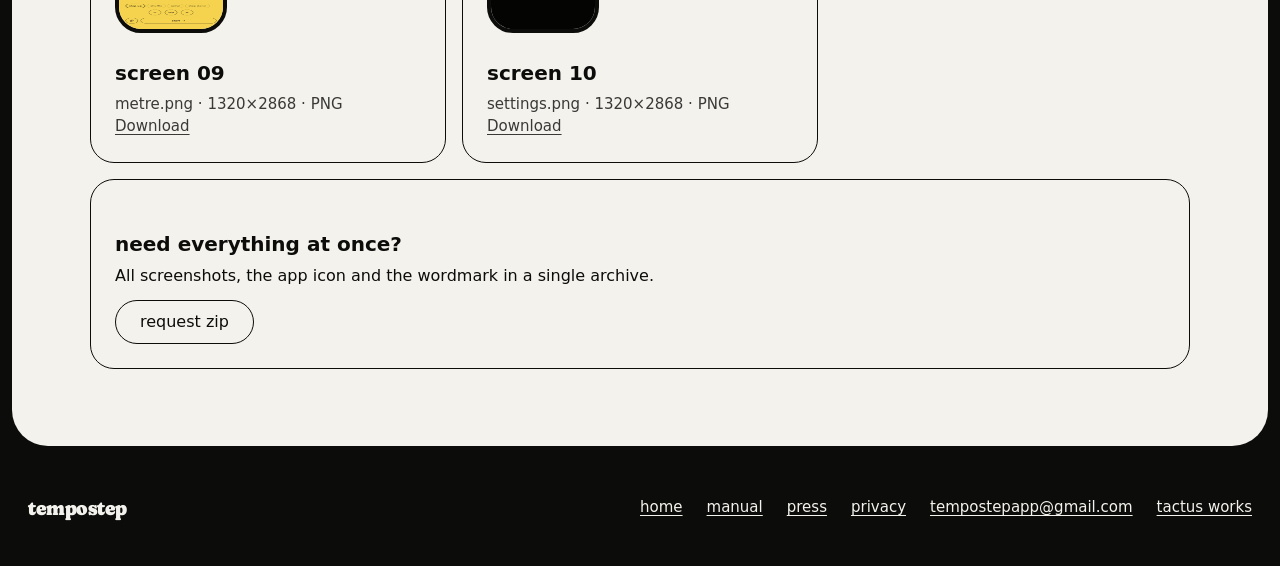
<file: tempostep/press/index.html>
<!DOCTYPE html>
<html lang="en">
<head>
<meta charset="UTF-8" />
<meta name="viewport" content="width=device-width, initial-scale=1.0" />
<title>Press kit | TempoStep</title>
<meta name="theme-color" content="#F6D24F" />
<link rel="icon" type="image/png" sizes="32x32" href="../assets/web/favicon.png" />
<link rel="apple-touch-icon" href="../assets/web/apple-touch-icon.png" />
<meta name="description" content="TempoStep press kit: app icon, screenshots and descriptions of the iOS metronome that raises the BPM when you stop playing." />
<link rel="canonical" href="https://tactusworks.com/tempostep/press/" />
<meta property="og:type" content="website" />
<meta property="og:url" content="https://tactusworks.com/tempostep/press/" />
<meta property="og:title" content="Press kit | TempoStep" />
<meta property="og:description" content="TempoStep press kit: app icon, screenshots and descriptions of the iOS metronome that raises the BPM when you stop playing." />
<meta property="og:image" content="https://tactusworks.com/tempostep/assets/web/app-icon-1024.png" />
<meta name="twitter:card" content="summary" />
<meta name="twitter:title" content="Press kit | TempoStep" />
<meta name="twitter:description" content="TempoStep press kit: app icon, screenshots and descriptions of the iOS metronome that raises the BPM when you stop playing." />
<meta name="twitter:image" content="https://tactusworks.com/tempostep/assets/web/app-icon-1024.png" />
<link rel="preload" href="../assets/fonts/FrauncesSoft-Black.woff2" as="font" type="font/woff2" crossorigin />
<link rel="stylesheet" href="../assets/site.css?v=1125a" />
</head>
<body>
<a class="skip" href="#main">Skip to content</a>
<header class="card yellow page-head">
  <div class="in">
    <a class="tw-home" href="../../"><span aria-hidden="true">&larr;</span> Tactus Works</a>
    <nav class="nav" aria-label="Main">
      <a class="wordmark" href="../">tempostep</a>
      <ul>
        <li><a href="../">home</a></li>
        <li><a href="mailto:tempostepapp@gmail.com">support</a></li>
      </ul>
    </nav>
    <h1>TempoStep press kit.</h1>
    <p class="lead">TempoStep is an iOS metronome that advances the tempo when you stop playing.</p>
  </div>
</header>
<main id="main" class="card paper doc-wrap">
<div class="doc wide">
<section id="facts">
<dl class="identity">
<div><dt>Name</dt><dd>TempoStep</dd></div>
<div><dt>Category</dt><dd>Music · Practice tools · Metronome</dd></div>
<div><dt>Platform</dt><dd class="pills"><span class="chip">iOS 17.6+</span><span class="chip">iPhone</span><span class="chip">iPad</span></dd></div>
<div><dt>Price</dt><dd>$4.99 · One-time purchase · No subscription, no ads</dd></div>
<div><dt>Availability</dt><dd>Available now · iOS App Store</dd></div>
<div><dt>Website</dt><dd><a href="https://tactusworks.com/tempostep/">tactusworks.com/tempostep</a></dd></div>
<div><dt>Press contact</dt><dd><a href="mailto:tempostepapp@gmail.com">tempostepapp@gmail.com</a></dd></div>
<div><dt>Maker</dt><dd>Alan Molina · Independent developer · Orchestral violinist</dd></div>
</dl>
</section>

<section id="descriptions">
<h2>Descriptions in three lengths.</h2>
<div class="copy-box"><p class="label">One sentence</p><p data-copy>TempoStep is an iPhone metronome that listens and moves the tempo up when you stop playing.</p><button class="btn copy-btn" type="button" data-copy-btn>copy</button></div>
<div class="copy-box"><p class="label">50 words</p><p data-copy>TempoStep is an iPhone metronome that moves the tempo up when you stop playing. The microphone measures your room, hears your instrument, and waits for silence. Then it steps the BPM toward the goal you set. Your hands stay on the instrument.</p><button class="btn copy-btn" type="button" data-copy-btn>copy</button></div>
<div class="copy-box"><p class="label">Full description</p><p data-copy>TempoStep is an iOS metronome for targeted tempo practice. It advances when you stop playing, not on a bar count or a timer. The app measures the noise floor in your room, then listens as you play. When you stop, a silence countdown begins; when it ends, the BPM steps up by an increment you set, toward a target you've chosen. Rest as long as you need between passes; the next tempo is already set when you start playing again. Four practice modes (Step Up, Shuffle, Spiral, Step Down) cover building toward a goal, adapting to unexpected speeds, reinforcing intermediate speeds, and working down from a fast tempo. The screen is a flat color card with a large serif tempo number, in seven color themes. It keeps working in the background alongside forScore, IMSLP or a tuner. One-time purchase, no subscription, no ads. Built by Alan Molina, an orchestral violinist who got tired of reaching for the metronome between every pass.</p><button class="btn copy-btn" type="button" data-copy-btn>copy</button></div>
</section>

<section id="how">
<h2>How a session runs.</h2>
<ol class="steps" aria-label="A session in four steps">
<li><span class="numeral" aria-hidden="true">1</span><h3>Play</h3><p>Set a starting BPM. The metronome clicks. The mic listens in the background.</p></li>
<li><span class="numeral" aria-hidden="true">2</span><h3>Pause</h3><p>Stop to think, stretch, or reset. The app hears the silence and waits for you.</p></li>
<li><span class="numeral" aria-hidden="true">3</span><h3>Step</h3><p>The BPM moves by the step you set and the screen flashes to another color. You never touch a button.</p></li>
<li><span class="numeral" aria-hidden="true">4</span><h3>Target</h3><p>Reach the goal BPM and you get a chime, three taps and a color flash.</p></li>
</ol>
<h3 style="margin-top:48px">What the screen tells you</h3>
<ul class="demo-list">
<li class="o-card"><h3>Mic calibration</h3><p>On start, TempoStep measures your room for two seconds. Stay quiet. The screen says "stay quiet, measuring the room." The reading sets a threshold above steady background noise.</p></li>
<li class="o-card"><h3>Playing detected</h3><p>The screen says "hearing you." while you play. It will not advance while it hears sound.</p></li>
<li class="o-card"><h3>Silence countdown</h3><p>When you stop, the screen counts down, for example "next, 125 in 2 seconds." The wait is set in Settings.</p></li>
<li class="o-card"><h3>BPM advances</h3><p>When the countdown ends, the tempo steps up by the step you set. Take as long as you need before you start again.</p></li>
</ul>
</section>

<section id="modes">
<h2>Four practice modes.</h2>
<div class="mode-cards">
<article class="o-card"><img class="shot" data-shot="press-mode-step-up" src="../assets/shots/web/step.png" width="660" height="1434" loading="lazy" alt="Step up mode screen" /><h3>Step Up</h3><p>Climb from a starting BPM toward a target you set. Each silence advances the tempo by your chosen increment.</p><p class="small muted">Best for: building speed on a passage you've roughed in but not yet locked at tempo.</p></article>
<article class="o-card"><img class="shot" data-shot="press-mode-shuffle" src="../assets/shots/web/shuffle.png" width="660" height="1434" loading="lazy" alt="Shuffle mode screen" /><h3>Shuffle</h3><p>Each silence picks a new random BPM around the target, within 10, 20 or 30 percent.</p><p class="small muted">Best for: passages already at tempo, so the music doesn't settle at one speed.</p></article>
<article class="o-card"><img class="shot" data-shot="press-mode-spiral" src="../assets/shots/web/spiral-climb.png" width="660" height="1434" loading="lazy" alt="Spiral mode screen" /><h3>Spiral</h3><p>After three steps up, the tempo drops back partway, then climbs again. Each speed gets more than one pass.</p><p class="small muted">Best for: difficult passages where each intermediate tempo needs more than one pass to settle.</p></article>
<article class="o-card"><img class="shot" data-shot="press-mode-step-down" src="../assets/shots/web/step-down.png" width="660" height="1434" loading="lazy" alt="Step down mode screen" /><h3>Step Down</h3><p>Start fast and walk the tempo down to a floor you set.</p><p class="small muted">Best for: sessions that begin near performance speed and need to find precision at slower tempi.</p></article>
</div>
</section>

<section id="features">
<h2>Other features.</h2>
<ul class="features">
<li class="o-card"><h3>Auto advance</h3><p>The mic hears when you stop and when you begin again. The BPM steps toward the target on its own.</p></li>
<li class="o-card"><h3>Microphone calibration</h3><p>A two-second baseline sets a threshold for your room.</p></li>
<li class="o-card"><h3>Runs in the background</h3><p>Auto advance keeps working with forScore, IMSLP, a tuner, or anything else open on the phone.</p></li>
<li class="o-card"><h3>Tap tempo</h3><p>Tap along a few times and the BPM follows.</p></li>
<li class="o-card"><h3>Subdivisions</h3><p>None, 8ths, triplets, 16ths. Set in Settings.</p></li>
<li class="o-card"><h3>Hold tempo</h3><p>The lock keeps the tempo in place until you unlock it. Auto mode only.</p></li>
<li class="o-card"><h3>Manual mode</h3><p>Mic off. Plain metronome; press next for the next tempo. No calibration.</p></li>
<li class="o-card"><h3>Configurable countdown</h3><p>Set how long the silence lasts before the tempo advances.</p></li>
<li class="o-card"><h3>Metres</h3><p>Eight, from 2/4 to 12/8, from a picker under the tempo.</p></li>
<li class="o-card"><h3>Color themes</h3><p>Seven color themes.</p></li>
</ul>
</section>

<section id="vs">
<h2>Ramp apps advance on a timer. TempoStep waits until you stop.</h2>
<p>Some apps ramp the tempo on a bar count, a timer or a smooth climb.</p>
<div class="compare">
<div class="o-card"><h3>Step or ramp apps</h3><dl>
<div><dt>Trigger</dt><dd>On a bar count or timer. The clock decides when you advance.</dd></div>
<div><dt>Break time</dt><dd>The tempo keeps climbing whether you are playing or not.</dd></div>
<div><dt>If you stop</dt><dd>The tempo keeps going.</dd></div>
<div><dt>Ramp style</dt><dd>Stepped at fixed intervals or a smooth continuous climb.</dd></div>
</dl></div>
<div class="o-card"><h3>TempoStep</h3><dl>
<div><dt>Trigger</dt><dd>On your silence. Tempo advances only when you stop playing.</dd></div>
<div><dt>Break time</dt><dd>As long as you need. The app waits for you to begin again.</dd></div>
<div><dt>If you stop</dt><dd>Nothing happens until you start playing. Then the next tempo is ready.</dd></div>
<div><dt>Ramp style</dt><dd>A step you set, paced by your practice.</dd></div>
<div><dt>Modes</dt><dd>Step Up · Shuffle · Spiral · Step Down.</dd></div>
</dl></div>
</div>
</section>

<section id="founder">
<h2>From the maker.</h2>
<blockquote class="founder">"I've spent decades in the practice room working through passages by changing tempi. Stop. Reach for the metronome. Reset. Start again. It's a small interruption, but it breaks momentum. TempoStep removes that moment."</blockquote>
<p class="small">Alan Molina. Orchestral violinist · Independent developer · Maker of TempoStep</p>
</section>

<section id="assets">
<h2>Screenshots and icon.</h2>
<p>All assets free to use in editorial coverage of TempoStep.</p>
<div class="asset-grid">
<article class="o-card"><img src="../assets/web/app-icon-256.png" width="112" height="112" alt="TempoStep app icon" /><h3>App icon</h3><p class="meta">app-icon-1024.png · 1024×1024 · PNG</p><p class="meta"><a href="../assets/web/app-icon-1024.png" download>Download</a></p></article>
<article class="o-card"><img class="shot" data-shot="press-asset-idle" src="../assets/shots/web/idle.png" width="660" height="1434" loading="lazy" alt="Idle, Auto, listening" /><h3>Screen 01</h3><p class="meta">idle.png · 1320×2868 · PNG</p><p class="meta"><a href="../assets/shots/idle.png" download>Download</a></p></article>
<article class="o-card"><img class="shot" data-shot="press-asset-hearing" src="../assets/shots/web/hearing.png" width="660" height="1434" loading="lazy" alt="Playing detected" /><h3>Screen 02</h3><p class="meta">hearing.png · 1320×2868 · PNG</p><p class="meta"><a href="../assets/shots/hearing.png" download>Download</a></p></article>
<article class="o-card"><img class="shot" data-shot="press-asset-countdown" src="../assets/shots/web/countdown.png" width="660" height="1434" loading="lazy" alt="Silence countdown" /><h3>Screen 03</h3><p class="meta">countdown.png · 1320×2868 · PNG</p><p class="meta"><a href="../assets/shots/countdown.png" download>Download</a></p></article>
<article class="o-card"><img class="shot" data-shot="press-asset-step-up" src="../assets/shots/web/step.png" width="660" height="1434" loading="lazy" alt="Step Up mode" /><h3>Screen 04</h3><p class="meta">step.png · 1320×2868 · PNG</p><p class="meta"><a href="../assets/shots/step.png" download>Download</a></p></article>
<article class="o-card"><img class="shot" data-shot="press-asset-shuffle" src="../assets/shots/web/shuffle.png" width="660" height="1434" loading="lazy" alt="Shuffle mode" /><h3>Screen 05</h3><p class="meta">shuffle.png · 1320×2868 · PNG</p><p class="meta"><a href="../assets/shots/shuffle.png" download>Download</a></p></article>
<article class="o-card"><img class="shot" data-shot="press-asset-spiral" src="../assets/shots/web/spiral-review.png" width="660" height="1434" loading="lazy" alt="Spiral mode" /><h3>Screen 06</h3><p class="meta">spiral-review.png · 1320×2868 · PNG</p><p class="meta"><a href="../assets/shots/spiral-review.png" download>Download</a></p></article>
<article class="o-card"><img class="shot" data-shot="press-asset-step-down" src="../assets/shots/web/step-down.png" width="660" height="1434" loading="lazy" alt="Step Down mode" /><h3>Screen 07</h3><p class="meta">step-down.png · 1320×2868 · PNG</p><p class="meta"><a href="../assets/shots/step-down.png" download>Download</a></p></article>
<article class="o-card"><img class="shot" src="../assets/shots/web/target.png" width="660" height="1434" loading="lazy" alt="Target reached at 145 BPM" /><h3>Screen 08</h3><p class="meta">target.png · 1320×2868 · PNG</p><p class="meta"><a href="../assets/shots/target.png" download>Download</a></p></article>
<article class="o-card"><img class="shot" src="../assets/shots/web/metre.png" width="660" height="1434" loading="lazy" alt="Metre picker open" /><h3>Screen 09</h3><p class="meta">metre.png · 1320×2868 · PNG</p><p class="meta"><a href="../assets/shots/metre.png" download>Download</a></p></article>
<article class="o-card"><img class="shot" src="../assets/shots/web/settings.png" width="660" height="1434" loading="lazy" alt="Settings, time tab" /><h3>Screen 10</h3><p class="meta">settings.png · 1320×2868 · PNG</p><p class="meta"><a href="../assets/shots/settings.png" download>Download</a></p></article>
</div>
<div class="o-card" style="margin-top:16px">
<h3>Need everything at once?</h3>
<p>All screenshots, the app icon and the wordmark in a single archive.</p>
<p style="margin-top:12px"><a class="btn" href="mailto:tempostepapp@gmail.com?subject=TempoStep%20press%20kit%20zip">request zip</a></p>
</div>
</section>
</div>
</main>
<footer class="foot">
  <a class="wordmark" href="../">tempostep</a>
  <ul>
    <li><a href="../">home</a></li>
    <li><a href="../manual/">manual</a></li>
    <li><a href="../press/">press</a></li>
    <li><a href="../privacy/">privacy</a></li>
    <li><a href="mailto:tempostepapp@gmail.com">tempostepapp@gmail.com</a></li>
    <li><a href="../../">Tactus Works</a></li>
  </ul>
</footer>
<!-- Cloudflare Web Analytics --><script type='module' src='https://static.cloudflareinsights.com/beacon.min.js' data-cf-beacon='{"token": "8805b5622d8545b987d8adc947eb6213"}'></script><!-- End Cloudflare Web Analytics -->
</body>
</html>
</file>
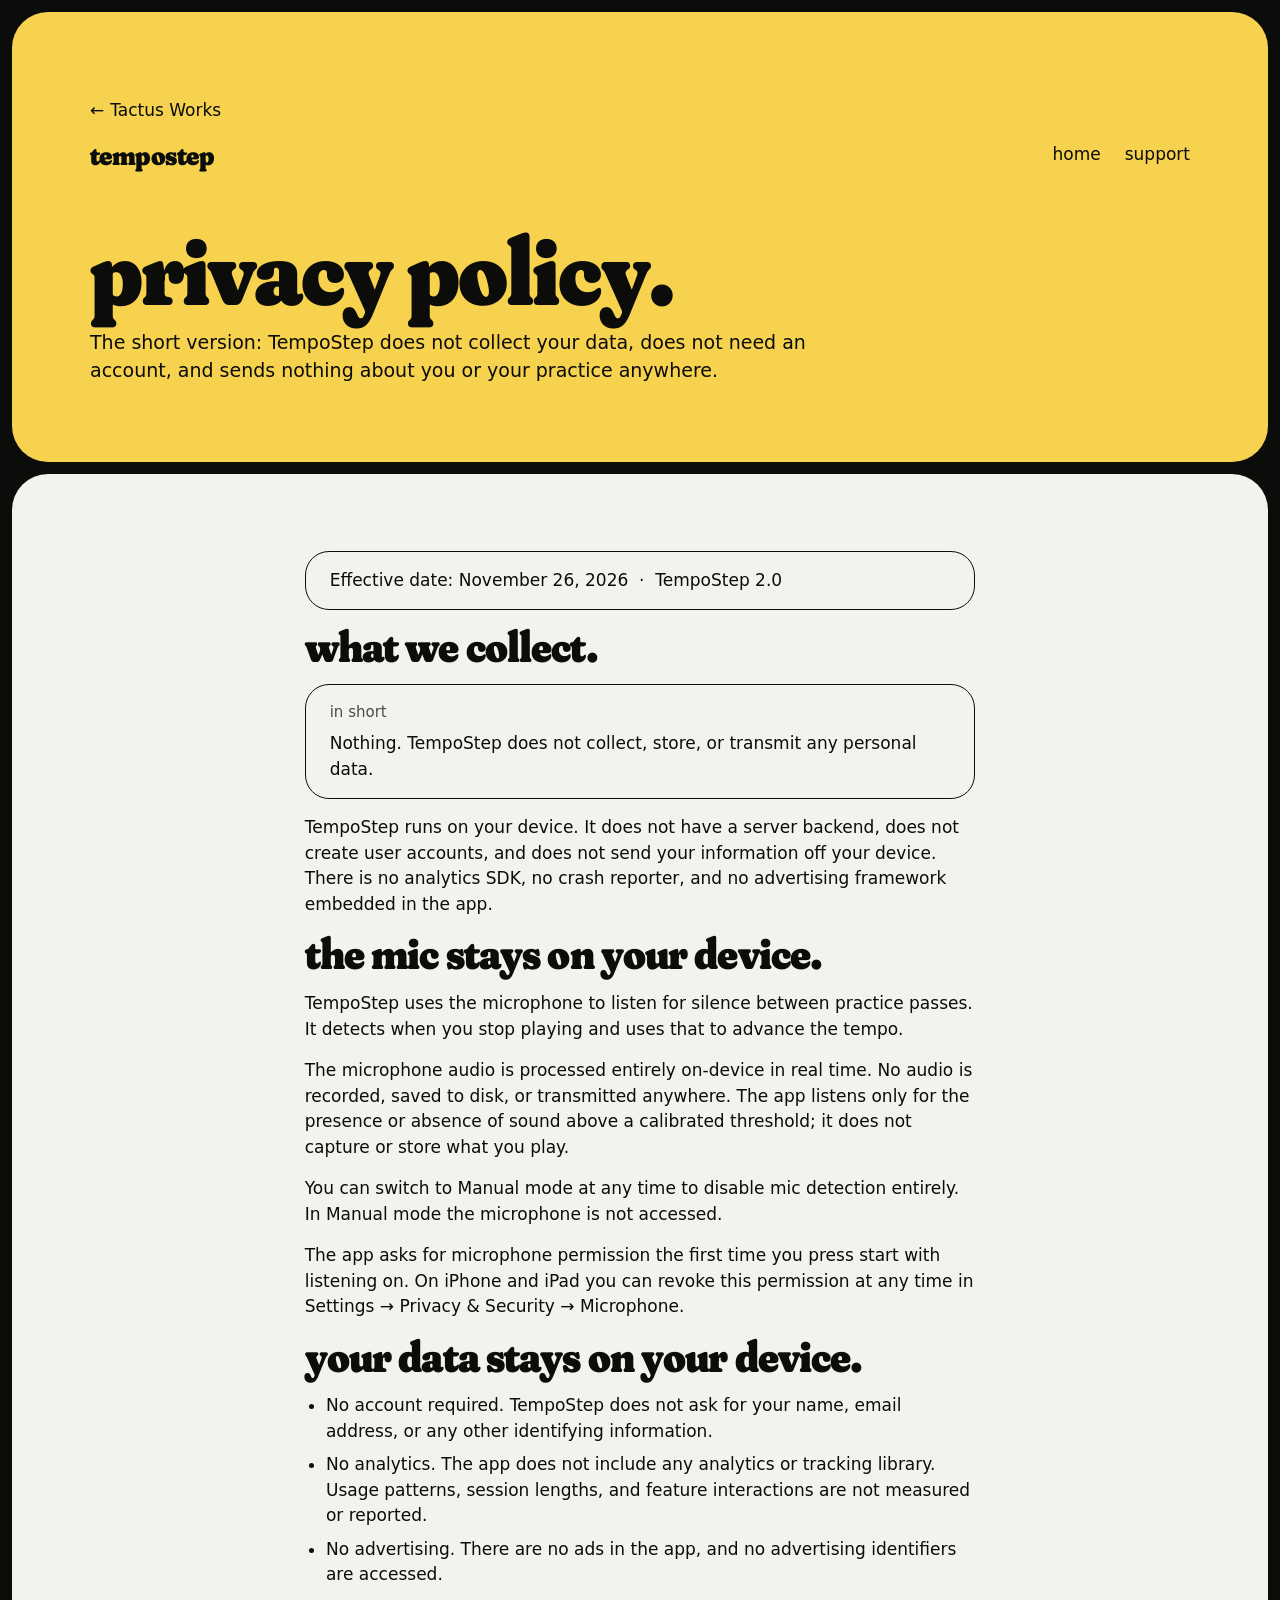
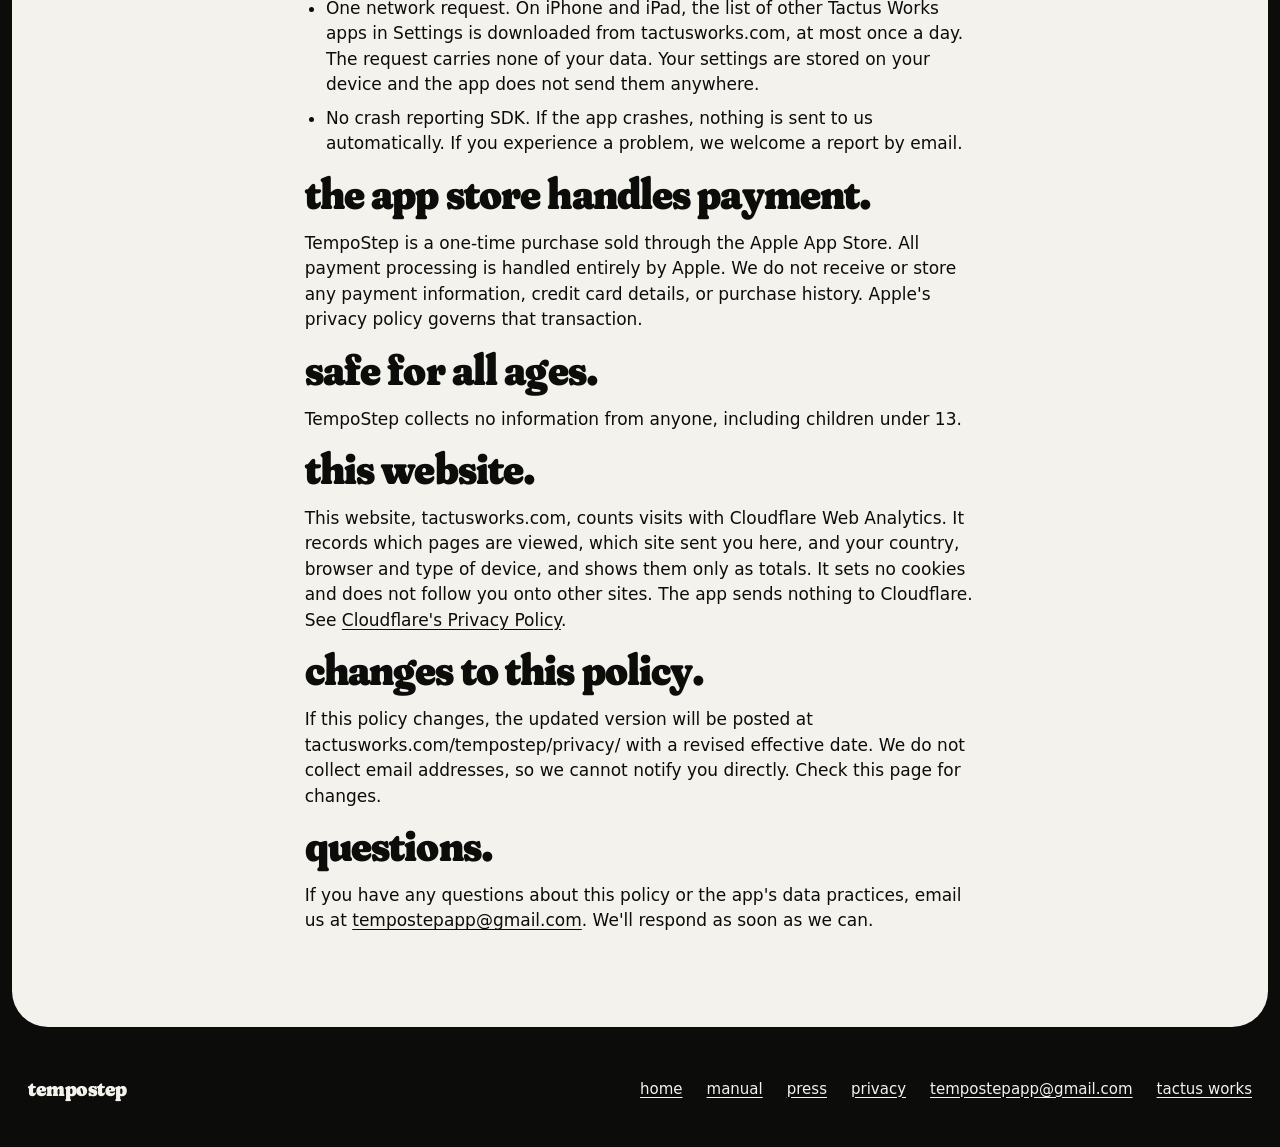
<file: tempostep/privacy/index.html>
<!DOCTYPE html>
<html lang="en">
<head>
<meta charset="UTF-8" />
<meta name="viewport" content="width=device-width, initial-scale=1.0" />
<title>Privacy policy | TempoStep</title>
<meta name="theme-color" content="#F6D24F" />
<link rel="icon" type="image/png" sizes="32x32" href="../assets/web/favicon.png" />
<link rel="apple-touch-icon" href="../assets/web/apple-touch-icon.png" />
<meta name="description" content="Privacy policy for TempoStep. The app uses your microphone only to detect silence between practice passes. No data is collected or shared." />
<link rel="canonical" href="https://tactusworks.com/tempostep/privacy/" />
<meta property="og:type" content="website" />
<meta property="og:url" content="https://tactusworks.com/tempostep/privacy/" />
<meta property="og:title" content="Privacy policy | TempoStep" />
<meta property="og:description" content="TempoStep uses your microphone only to detect silence between practice passes. No data is collected or shared." />
<meta property="og:image" content="https://tactusworks.com/tempostep/assets/web/app-icon-1024.png" />
<meta name="twitter:card" content="summary" />
<meta name="twitter:title" content="Privacy policy | TempoStep" />
<meta name="twitter:description" content="TempoStep uses your microphone only to detect silence between practice passes. No data is collected or shared." />
<meta name="twitter:image" content="https://tactusworks.com/tempostep/assets/web/app-icon-1024.png" />
<link rel="preload" href="../assets/fonts/FrauncesSoft-Black.woff2" as="font" type="font/woff2" crossorigin />
<link rel="stylesheet" href="../assets/site.css?v=1125a" />
</head>
<body>
<a class="skip" href="#main">Skip to content</a>
<header class="card yellow page-head">
  <div class="in">
    <a class="tw-home" href="../../"><span aria-hidden="true">&larr;</span> Tactus Works</a>
    <nav class="nav" aria-label="Main">
      <a class="wordmark" href="../">tempostep</a>
      <ul>
        <li><a href="../">home</a></li>
        <li><a href="mailto:tempostepapp@gmail.com">support</a></li>
      </ul>
    </nav>
    <h1>Privacy policy.</h1>
    <p class="lead">The short version: TempoStep does not collect your data, does not need an account, and sends nothing about you or your practice anywhere.</p>
  </div>
</header>
<main id="main" class="card paper doc-wrap">
<div class="doc">
<div class="copy-box">
<p>Effective date: November 26, 2026 &nbsp;·&nbsp; TempoStep 2.0</p>
</div>

<section>
<h2>What we collect.</h2>
<div class="copy-box"><p class="label">In short</p><p>Nothing. TempoStep does not collect, store, or transmit any personal data.</p></div>
<p>TempoStep runs on your device. It does not have a server backend, does not create user accounts, and does not send your information off your device. There is no analytics SDK, no crash reporter, and no advertising framework embedded in the app.</p>
</section>

<section>
<h2>The mic stays on your device.</h2>
<p>TempoStep uses the microphone to listen for silence between practice passes. It detects when you stop playing and uses that to advance the tempo.</p>
<p>The microphone audio is processed entirely on-device in real time. No audio is recorded, saved to disk, or transmitted anywhere. The app listens only for the presence or absence of sound above a calibrated threshold; it does not capture or store what you play.</p>
<p>You can switch to Manual mode at any time to disable mic detection entirely. In Manual mode the microphone is not accessed.</p>
<p>The app asks for microphone permission the first time you press start with listening on. On iPhone and iPad you can revoke this permission at any time in Settings &rarr; Privacy &amp; Security &rarr; Microphone.</p>
</section>

<section>
<h2>Your data stays on your device.</h2>
<ul>
<li>No account required. TempoStep does not ask for your name, email address, or any other identifying information.</li>
<li>No analytics. The app does not include any analytics or tracking library. Usage patterns, session lengths, and feature interactions are not measured or reported.</li>
<li>No advertising. There are no ads in the app, and no advertising identifiers are accessed.</li>
<li>One network request. On iPhone and iPad, the list of other Tactus Works apps in Settings is downloaded from tactusworks.com, at most once a day. The request carries none of your data. Your settings are stored on your device and the app does not send them anywhere.</li>
<li>No crash reporting SDK. If the app crashes, nothing is sent to us automatically. If you experience a problem, we welcome a report by email.</li>
</ul>
</section>

<section>
<h2>The App Store handles payment.</h2>
<p>TempoStep is a one-time purchase sold through the Apple App Store. All payment processing is handled entirely by Apple. We do not receive or store any payment information, credit card details, or purchase history. Apple's privacy policy governs that transaction.</p>
</section>

<section>
<h2>Safe for all ages.</h2>
<p>TempoStep collects no information from anyone, including children under 13.</p>
</section>

<section>
<h2>This website.</h2>
<p>This website, tactusworks.com, counts visits with Cloudflare Web Analytics. It records which pages are viewed, which site sent you here, and your country, browser and type of device, and shows them only as totals. It sets no cookies and does not follow you onto other sites. The app sends nothing to Cloudflare. See <a href="https://www.cloudflare.com/privacypolicy/">Cloudflare's Privacy Policy</a>.</p>
</section>

<section>
<h2>Changes to this policy.</h2>
<p>If this policy changes, the updated version will be posted at tactusworks.com/tempostep/privacy/ with a revised effective date. We do not collect email addresses, so we cannot notify you directly. Check this page for changes.</p>
</section>

<section>
<h2>Questions.</h2>
<p>If you have any questions about this policy or the app's data practices, email us at <a href="mailto:tempostepapp@gmail.com">tempostepapp@gmail.com</a>. We'll respond as soon as we can.</p>
</section>
</div>
</main>
<footer class="foot">
  <a class="wordmark" href="../">tempostep</a>
  <ul>
    <li><a href="../">home</a></li>
    <li><a href="../manual/">manual</a></li>
    <li><a href="../press/">press</a></li>
    <li><a href="../privacy/">privacy</a></li>
    <li><a href="mailto:tempostepapp@gmail.com">tempostepapp@gmail.com</a></li>
    <li><a href="../../">Tactus Works</a></li>
  </ul>
</footer>
<!-- Cloudflare Web Analytics --><script type='module' src='https://static.cloudflareinsights.com/beacon.min.js' data-cf-beacon='{"token": "8805b5622d8545b987d8adc947eb6213"}'></script><!-- End Cloudflare Web Analytics -->
</body>
</html>
</file>
<file: tactus/proto.css>
/* Tactus V2 site prototype (Phase 4). Tokens come from the app's design handoff. */

@font-face {
  font-family: 'Droid Sans Mono';
  font-style: normal;
  font-weight: 500;
  font-display: swap;
  src: url('assets/fonts/droid-sans-mono.woff2') format('woff2');
}
@font-face {
  font-family: 'Jost';
  font-style: normal;
  font-weight: 500;
  font-display: swap;
  src: url('assets/fonts/jost-v20-latin-500.woff2') format('woff2');
}

:root {
  --bg: #0F0F10;
  --s1: #161618;
  --s2: #1C1C1F;
  --s3: #232327;
  --t1: rgba(255, 255, 255, 0.92);
  --t2: rgba(255, 255, 255, 0.55);
  --t3: rgba(255, 255, 255, 0.5);
  --line: rgba(255, 255, 255, 0.09);
  --line2: rgba(255, 255, 255, 0.16);
  --accent: oklch(0.74 0.055 185);          /* the app's teal (Tactus.accent); do not brighten */
  --accent-hi: oklch(0.84 0.075 185);
  --glow: oklch(0.78 0.07 185 / 0.45);
  --row: calc(var(--c) * 88 / 60);          /* app: 88pt row for a 60pt cluster */
  --focal: calc(var(--row) * 0.5);          /* where the playing bar sits in the list */
  --bars-h: 172px;
  --panel-h: 207px;                         /* every step's panel is as tall as the meter keys */
  --sans: "Jost", "Helvetica Neue", Helvetica, Arial, sans-serif;   /* the app's face: Jost Medium, +3% tracking */
  --display: "Helvetica Neue", Helvetica, Roboto, Arial, sans-serif;   /* the three large lines only */
  --mono: "Droid Sans Mono", ui-monospace, Menlo, monospace;
  --ease: cubic-bezier(0.2, 0.7, 0.2, 1);
  --c: 30px;      /* beat cluster size */
  --dot: calc(var(--c) * 0.15);   /* app bar row: 9pt dot in a 60pt cluster */
  --gap: calc(var(--c) * 0.075);  /* app: 4.5pt between 60pt clusters */
  --pad: 16px;
}

* { box-sizing: border-box; }
html { background: var(--bg); color-scheme: dark; scroll-behavior: smooth; }
body {
  margin: 0;
  background: var(--bg);
  color: var(--t1);
  font-family: var(--sans);
  font-weight: 500;
  letter-spacing: 0.03em;
  font-size: 16px;
  line-height: 1.45;
  -webkit-font-smoothing: antialiased;
  -webkit-tap-highlight-color: transparent;
}
::selection { background: oklch(0.74 0.055 185 / 0.4); }
button { font: inherit; color: inherit; }
a { color: inherit; }
p { margin: 0; }

/* Link back to tactusworks.com: 44px tall, 32px of it added above the header */
.tw-home { max-width: 1180px; margin: 0 auto -12px; padding: 0 var(--pad); }
.tw-home a { display: inline-flex; align-items: center; gap: 6px; min-height: 44px; font-size: 14px; color: var(--t2); text-decoration: none; position: relative; z-index: 1; }

/* ── Top bar ─────────────────────────────────────────────── */
.top {
  display: flex; align-items: center; justify-content: space-between;
  padding: 12px var(--pad);
  max-width: 1180px; margin: 0 auto;
}
/* Lockup as in the app (TACTUS_DESIGN_SYSTEM.md): teal dot top-left, wordmark in caps, Jost 500, 0.06em */
.logo { display: inline-flex; align-items: center; gap: 11px; text-decoration: none; }
.logo-mark { position: relative; width: 22px; height: 22px; }
.logo-mark i {
  position: absolute; width: 4.5px; height: 4.5px; border-radius: 50%;
  background: #fff; transform: translate(-50%, -50%);
}
.logo-mark.beat i:nth-child(1) { animation: logoBeat 420ms var(--ease); }
@keyframes logoBeat {
  0% { background: var(--accent-hi); transform: translate(-50%, -50%) scale(1.4); }
}
.logo-mark i:nth-child(1) { left: 21%; top: 21%; background: #83B7AF; }
.logo-mark i:nth-child(2) { left: 50%; top: 50%; }
.logo-mark i:nth-child(3) { left: 79%; top: 79%; }
.logo-word { font-weight: 500; font-size: 18px; letter-spacing: 0.06em; margin-right: -0.06em; }
.top-nav { display: flex; align-items: center; gap: 18px; font-size: 14px; }
.top-nav a { text-decoration: none; color: var(--t2); }
.top-nav .top-get { color: var(--bg); background: var(--accent); padding: 7px 11px; border-radius: 6px; }

/* ── Shared ──────────────────────────────────────────────── */
.label { margin: 0; font-size: 14px; font-weight: 500; color: var(--t2); }
main > section {
  max-width: 1180px; margin: 0 auto; padding: 0 var(--pad);
}

/* ── Hero ────────────────────────────────────────────────── */
.hero { position: relative; isolation: isolate; display: grid; gap: 18px; padding-top: 10px; }
.hero::before, .get::before {            /* soft light behind the stage, and again behind the price */
  content: ""; position: absolute; z-index: -1; pointer-events: none;
  inset: -60px 0 -40px;
  background: radial-gradient(60% 46% at 50% 64%, oklch(0.42 0.06 185 / 0.22), transparent 72%);
  opacity: 0.7; transition: opacity 700ms;
}
.hero:has(.is-playing)::before { opacity: 1; }
h1 {
  margin: 8px 0 8px;
  font-family: var(--display); font-weight: 300; font-size: clamp(27px, 7.4vw, 60px);
  line-height: 1.04; letter-spacing: -0.035em; text-wrap: balance;
}
.hero-sub { color: var(--t2); font-size: 15px; max-width: 36ch; }

/* ── Stage (the mini app) ────────────────────────────────── */
.stage {
  position: relative;
  background: var(--s1);
  border: 1px solid var(--line);
  border-radius: 14px;
  box-shadow:
    0 24px 60px -24px rgba(0, 0, 0, 0.85),
    0 50px 120px -50px oklch(0.6 0.07 185 / 0.3);
  padding: 10px 12px 12px;
  overflow: hidden;
  width: 100%; max-width: 540px; justify-self: center;
  user-select: none; -webkit-user-select: none;
}

.steps { display: grid; grid-template-columns: repeat(4, 1fr); gap: 2px; }
.step {
  background: none; border: 0; border-top: 2px solid var(--line);
  padding: 8px 0 6px; text-align: left; cursor: pointer;
  font-size: 13px;
  color: var(--t3); transition: color 200ms, border-color 200ms;
}
.step b { font-family: var(--mono); letter-spacing: 0; font-size: 11px; font-weight: 500; margin-right: 5px; }
.step.is-on { color: var(--t1); border-top-color: var(--accent); }
.step.is-on b { color: var(--accent); }

.coach {
  display: flex; align-items: center; justify-content: space-between; gap: 10px;
  min-height: 46px; padding: 4px 0 8px;
}
.coach p { font-size: 15px; line-height: 1.3; color: var(--t1); }
.coach p.turn { animation: turn 900ms var(--ease); }
@keyframes turn {
  0% { color: var(--accent-hi); transform: translateY(6px); opacity: 0; }
  30% { color: var(--accent-hi); transform: none; opacity: 1; }
  100% { color: var(--t1); }
}
.next {
  flex: none; cursor: pointer; white-space: nowrap;
  font-size: 13px; font-weight: 500;
  color: var(--bg); background: var(--accent);
  border: 0; border-radius: 6px; padding: 8px 10px;
  animation: nextIn 240ms var(--ease);
  transition: transform 160ms var(--ease);
}
.next:active { transform: scale(0.97); }
.stage button { touch-action: manipulation; }   /* no double-tap zoom wait on the demo's buttons */
@keyframes nextIn { from { opacity: 0; transform: translateX(8px); } }

/* bars: the app's focal list. One bar sits on the focal line; the rest fade with distance. */
.bars {
  height: var(--bars-h); overflow-y: auto;
  background: var(--bg); border: 1px solid var(--line); border-radius: 8px;
  padding: var(--focal) 0 calc(var(--bars-h) - var(--focal) - var(--row) - 2px);
  scroll-snap-type: y mandatory; scroll-padding-top: var(--focal);
  scrollbar-width: none;
  -webkit-mask-image: linear-gradient(to bottom, transparent, #000 var(--focal));
  mask-image: linear-gradient(to bottom, transparent, #000 var(--focal));   /* the app's top scrim */
}
.bars.driven, .is-playing .bars { scroll-snap-type: none; }
.is-playing .bars { overflow-y: hidden; }
.bars::-webkit-scrollbar { display: none; }
.bars-empty {
  height: calc(var(--row) * 2); display: grid; place-items: center;
  font-size: 13px; color: var(--t3);
}
.bar {
  display: grid; grid-template-columns: calc(var(--c) * 0.3) calc(var(--c) * 0.57) minmax(0, 1fr);
  align-items: center; gap: 6px;
  position: relative; height: var(--row); padding: 0 2px 0 10px;
  background: var(--s1); scroll-snap-align: start;
  transition: background 320ms ease-out;            /* app: easeOut 0.32 on the row and its line */
}
.bar[data-d="1"] { opacity: 0.78; }                 /* Tactus.opacity(dist:) */
.bar[data-d="2"] { opacity: 0.52; }
.bar[data-d="3"] { opacity: 0.30; }
.bar[data-d="4"] { opacity: 0.12; }
.bar.in { animation: barIn 360ms var(--ease) both; }
@keyframes barIn { from { opacity: 0; transform: translateY(8px); } }
.bar::before {
  content: ""; position: absolute; left: 5px; top: 6%; bottom: 6%; width: 3px; border-radius: 2px;
  background: var(--accent); opacity: 0; transition: opacity 320ms ease-out;
}
.bar.is-active { background: var(--s2); }
.bar.is-active::before { opacity: 1; }
.bar-n {
  font-family: -apple-system, system-ui, sans-serif; font-variant-numeric: tabular-nums; font-weight: 500;
  letter-spacing: 0; font-size: calc(var(--c) * 0.2); color: rgba(255, 255, 255, 0.68); text-align: right;
}
.bar-m {
  display: grid; justify-items: center;
  font-family: "Helvetica Neue", Helvetica, Arial, sans-serif; font-weight: 700; letter-spacing: 0;
  font-size: calc(var(--c) * 19 / 60); line-height: 0.95; color: rgba(255, 255, 255, 0.68);
}
.bar-beats > .cluster:not(:first-child)::before, .bar-beats > .tup:not(:first-child)::after {
  content: ""; position: absolute; left: calc(var(--gap) / -2); top: 50%; width: 0.5px; height: calc(var(--c) * 0.5);
  transform: translateY(-50%); background: rgba(255, 255, 255, 0.05);   /* app: hairline between beats */
}
.tup:not(:first-child)::after { top: calc(50% + 7px); }
.bar-beats { display: flex; flex-wrap: wrap; align-items: flex-end; gap: 4px var(--gap); }

.cluster {
  position: relative; width: var(--c); height: var(--c); flex: none;
  padding: 0; border: 0; background: none; border-radius: 7px; cursor: pointer;
  transition: background 160ms, box-shadow 160ms;
}
.cluster.is-sel { background: rgba(255, 255, 255, 0.06); box-shadow: inset 0 0 0 1px var(--accent); }
.cluster.pressed { background: rgba(255, 255, 255, 0.12); }
.cluster.pop .d { animation: pop 300ms var(--ease) both; }
@keyframes pop { from { opacity: 0; transform: translate(-50%, -50%) scale(0.5); } }

.d {
  position: absolute; width: var(--dot); height: var(--dot); border-radius: 50%;
  background: rgba(255, 255, 255, 0.58);
  transform: translate(-50%, -50%) scale(var(--k, 1));
}
.d.strong { background: #fff; --k: 1.22; }
.d.soft { background: rgba(255, 255, 255, 0.34); --k: 0.78; }
.d.silent { background: none; box-shadow: inset 0 0 0 1px rgba(255, 255, 255, 0.22); --k: 0.78; }
.d.empty { display: none; }
/* a sounding dot, as in the app: it turns teal and grows to 1.22x for about 150ms. No glow. */
.d.hit, .cluster.pop .d.hit { animation: hit 150ms linear; }
.d.silent.hit, .cluster.pop .d.silent.hit { animation: hitSilent 150ms linear; }
@keyframes hit {
  13%, 47% { background: var(--accent); transform: translate(-50%, -50%) scale(calc(var(--k, 1) * 1.22)); }
}
@keyframes hitSilent {
  13%, 47% { box-shadow: inset 0 0 0 1.5px var(--accent); transform: translate(-50%, -50%) scale(calc(var(--k, 1) * 1.22)); }
}

.tup {
  position: relative; flex: none; display: grid; justify-items: center;
  width: calc(var(--c) * var(--span) + var(--gap) * (var(--span) - 1));
  padding-top: 15px;
}
.tup::before {
  content: ""; position: absolute; left: 3px; right: 3px; top: 10px; height: 5px;
  border: 1px solid var(--t3); border-bottom: 0;
}
.tup-label {
  position: absolute; top: 0; left: 50%; transform: translateX(-50%);
  background: var(--s1); padding: 0 4px;
  font-family: var(--mono); letter-spacing: 0; font-size: 10px; line-height: 1; color: var(--accent);
}
.is-active .tup-label { background: var(--s2); }

/* transport */
.transport { display: flex; align-items: center; gap: 10px; padding: 8px 0; }
.play {
  width: 40px; height: 40px; flex: none; border-radius: 50%; border: 0; cursor: pointer;
  background: var(--t1); color: var(--bg); display: grid; place-items: center;
}
.play svg { width: 20px; height: 20px; }
.play, .queue-btn, .presets button, .top-get { transition: transform 160ms var(--ease); }
.play:active, .queue-btn:active, .presets button:active, .top-get:active { transform: scale(0.96); }
.play .i-stop, .is-playing .play .i-play { display: none; }
.is-playing .play .i-stop { display: block; }
.is-playing .play { background: var(--accent); }
.tempo { display: flex; align-items: center; gap: 2px; font-family: var(--mono); letter-spacing: 0; font-size: 13px; }
.tempo button {
  width: 36px; height: 40px; border: 0; background: none; cursor: pointer; color: var(--t2); font-size: 17px;
}
.tempo span { min-width: 3ch; text-align: center; white-space: nowrap; }
.reset {
  display: inline-flex; align-items: center; gap: 6px; height: 40px; padding: 0 6px;
  border: 0; background: none; cursor: pointer; white-space: nowrap; font-size: 13px; color: var(--t2);
}
.reset svg { width: 20px; height: 20px; flex: none; }
.reset span { display: none; }                 /* phones: the icon alone; the label needs the room */
.reset:active svg { transform: rotate(-40deg); }
.reset svg { transition: transform 160ms var(--ease); }
.sound {
  position: relative; margin-left: auto; cursor: pointer; white-space: nowrap;
  display: inline-flex; align-items: center; gap: 6px;
  font-size: 13px; background: none; color: var(--t2);
  border: 0; padding: 8px 0 8px 8px;
}
.sound svg { width: 20px; height: 20px; flex: none; }
.sound .s-on, .sound.is-on .s-off { display: none; }
.sound.is-on .s-on { display: inline; }
.sound.is-on { color: var(--t1); }
.sound.ping { animation: soundOn 1200ms var(--ease); }      /* sound just came on: say so */
.sound.ping::before {
  content: ""; position: absolute; left: 8px; top: 50%; width: 20px; height: 20px; margin-top: -10px;
  border-radius: 50%; border: 1.5px solid var(--accent-hi); pointer-events: none;
  animation: ring 800ms var(--ease) both;
}
@keyframes soundOn { 0%, 45% { color: var(--accent-hi); } }
@keyframes ring { from { transform: scale(0.7); opacity: 1; } to { transform: scale(2.4); opacity: 0; } }

/* panels */
.panel { border-top: 1px solid var(--line); padding-top: 10px; min-height: var(--panel-h); }
.panel[hidden] { display: none; }
.panel.yours { animation: yours 900ms var(--ease); }
@keyframes yours { 0% { box-shadow: 0 -2px 0 0 var(--accent); } 100% { box-shadow: 0 -2px 0 0 transparent; } }

.queue { display: flex; align-items: center; gap: 6px; margin-bottom: 8px; }
.queue-list {
  flex: 1; min-width: 0; height: 38px; display: flex; align-items: center; gap: 10px;
  padding: 0 10px; overflow: hidden; justify-content: flex-start;
  background: var(--bg); border: 1px solid var(--line); border-radius: 6px;
  font-family: var(--mono); letter-spacing: 0; font-size: 13px; white-space: nowrap;
}
.queue-list.is-long { justify-content: flex-end; }
.queue-list span { animation: chip 260ms var(--ease); }
.queue-list .ph { font-family: var(--sans); color: var(--t3); animation: none; }
@keyframes chip { from { opacity: 0; transform: translateY(8px); } }
.queue-btn {
  width: 38px; height: 38px; border-radius: 6px; cursor: pointer; flex: none;
  background: none; border: 1px solid var(--line); color: var(--t2);
}
.go {
  height: 38px; padding: 0 16px; border-radius: 6px; border: 0; cursor: pointer; flex: none;
  background: var(--accent); color: var(--bg); font-weight: 500;
  transition: opacity 200ms, transform 120ms;
}
.go:disabled { opacity: 0.3; cursor: default; }
.go.pressed, .go:active:not(:disabled) { transform: scale(0.97); background: var(--accent-hi); }

.keys { display: grid; gap: 6px; }
.key-row { display: grid; grid-template-columns: 24px repeat(6, 1fr); gap: 6px; align-items: center; }
.key-row > span { font-family: var(--mono); letter-spacing: 0; font-size: 11px; color: var(--t3); }
.key {
  height: 42px; border-radius: 6px; cursor: pointer;
  background: var(--s3); border: 1px solid var(--line);
  display: grid; place-content: center; justify-items: center;
  font-family: var(--mono); letter-spacing: 0; font-size: 13px; line-height: 1.05;
  transition: background 140ms, transform 140ms, border-color 140ms;
}
.key.pressed, .key:active { background: var(--accent); color: var(--bg); transform: scale(0.96); }

.presets {
  display: flex; align-items: center; gap: 6px; margin-top: 10px;
  overflow-x: auto; scrollbar-width: none;
}
.presets::-webkit-scrollbar { display: none; }
.presets[hidden] { display: none; }
#examples { border-top: 1px solid var(--line); padding-top: 10px; animation: nextIn 240ms var(--ease); }
.presets-label { font-size: 13px; color: var(--t3); flex: none; margin-right: 2px; }
.presets button {
  flex: none; cursor: pointer; white-space: nowrap;
  font-size: 13px; color: var(--t1);
  background: none; border: 1px solid var(--line2); border-radius: 999px; padding: 6px 11px;
}

/* beat editor */
.edit-empty { font-size: 13px; line-height: 20px; color: var(--t3); padding: calc((var(--panel-h) - 32px) / 2) 0; text-align: center; }
.edit-body { display: grid; grid-template-columns: 108px 1fr; gap: 14px; }
.edit-body[hidden] { display: none; }
.edit-title { font-size: 12px; color: var(--t2); margin-bottom: 6px; }
.cluster.big { --c: 96px; --dot: 15px; --gap: 0px; background: var(--bg); border: 1px solid var(--line); border-radius: 10px; cursor: default; }
.cluster.big .d { cursor: pointer; }
.cluster.big .d::after { content: ""; position: absolute; inset: -8px; }
.edit-hint { font-size: 11px; line-height: 1.3; color: var(--t3); margin-top: 6px; }
.row-label { font-size: 12px; color: var(--t2); margin: 0 0 6px; }
.nums { display: flex; flex-wrap: wrap; gap: 5px; margin-bottom: 12px; }
.nums button {
  position: relative; width: 34px; height: 34px; border-radius: 6px; cursor: pointer;
  background: var(--s3); border: 1px solid var(--line);
  font-family: var(--mono); letter-spacing: 0; font-size: 13px;
  transition: background 140ms, transform 140ms;
}
.nums button.is-on { background: var(--t1); color: var(--bg); }
.nums button.pressed, .nums button:active { background: var(--accent); color: var(--bg); transform: scale(0.96); }
.nums button::after { content: ""; position: absolute; inset: -5px; }      /* 44px hit area, same look */
.link-btn { position: relative; background: none; border: 0; padding: 4px 0; cursor: pointer; font-size: 13px; color: var(--t2); }
.link-btn::after { content: ""; position: absolute; inset: -10px -8px; }
button.d { padding: 0; border: 0; font: inherit; color: inherit; }
.graph:focus-visible { outline: 2px solid var(--accent-hi); outline-offset: 2px; }

/* tempo graph: same drawing as the app's Tempo Shape sheet */
.graph {
  display: block; width: 100%; height: 132px;
  background: var(--bg); border: 1px solid var(--line); border-radius: 8px;
  touch-action: pan-y; cursor: crosshair;
}
.g-bar { stroke: rgba(255, 255, 255, 0.25); }
.g-beat { stroke: rgba(255, 255, 255, 0.1); }
.g-ref { stroke: rgba(255, 255, 255, 0.3); stroke-dasharray: 3 4; }
.g-area { fill: oklch(0.74 0.055 185 / 0.12); }
.g-line { fill: none; stroke: var(--accent); stroke-width: 1.5; opacity: 0.85; }
.g-entry { fill: var(--t2); }
.g-node { fill: var(--accent); stroke: #fff; stroke-width: 1.5; cursor: grab; }
.g-node.is-sel, .g-node.is-drag { fill: #fff; }
.g-lab { font-family: var(--mono); letter-spacing: 0; font-size: 10px; fill: var(--t1); text-anchor: middle; pointer-events: none; }
.g-lab.entry { fill: var(--t3); text-anchor: start; }
.g-headline { stroke: var(--accent-hi); opacity: 0.7; }
.g-headdot { fill: #fff; }
.g-headline, .g-headdot { pointer-events: none; }
.curve-row { display: flex; align-items: center; gap: 10px; margin-top: 8px; font-size: 13px; color: var(--t2); }
.curve-row input { flex: 1; min-width: 0; height: 28px; margin: 0; accent-color: var(--accent); }
.curve-row span { font-family: var(--mono); letter-spacing: 0; font-size: 12px; min-width: 5ch; text-align: right; color: var(--t1); }
.curve-row .link-btn:disabled, .curve-row input:disabled { opacity: 0.35; cursor: default; }

/* ghost cursor: shows the page doing the taps before the visitor does */
.ghost {
  position: absolute; left: 0; top: 0; width: 0; height: 0; pointer-events: none;
  opacity: 0; transition: transform 520ms cubic-bezier(0.65, 0, 0.35, 1), opacity 200ms ease-out; z-index: 5;
}
.ghost.on { opacity: 1; }
.ghost i {
  position: absolute; left: -15px; top: -15px; width: 30px; height: 30px; border-radius: 50%;
  border: 1.5px solid var(--accent-hi); background: oklch(0.78 0.07 185 / 0.18);
  transition: transform 150ms var(--ease);
}
.ghost.tap i { transform: scale(0.62); background: oklch(0.78 0.07 185 / 0.5); }

/* ── Lower sections ──────────────────────────────────────── */
/* Story: a full-width band, the one change of surface on the page */
main > .story {
  max-width: none; margin-top: 72px;
  padding: 52px max(var(--pad), calc((100% - 1180px) / 2 + var(--pad))) 60px;
  background: var(--s1); border-block: 1px solid var(--line);
  display: grid; gap: 20px;
}
.story-body { display: grid; gap: 18px; }
.story-lead {
  max-width: 24em; font-family: var(--display); font-weight: 300; font-size: clamp(24px, 3.4vw, 40px);
  line-height: 1.12; letter-spacing: -0.025em; text-wrap: balance;
}
.story-body > p:not(.story-lead) { max-width: 34em; font-size: 17px; }
.story-body > p:last-child { color: var(--t2); }

/* In the app: four entries, each with a small drawing in the app's own dots and lines */
.spec { margin-top: 72px; display: grid; gap: 22px; }
.spec-list { margin: 0; display: grid; grid-template-columns: repeat(2, minmax(0, 1fr)); gap: 30px 20px; }
.spec-list > div { border-top: 1px solid var(--line2); padding-top: 16px; }
.spec-list dt { font-size: 17px; font-weight: 500; }
.spec-list dd { margin: 4px 0 0; font-size: 15px; line-height: 1.4; color: var(--t2); }
.glyph { display: block; width: 90px; height: 50px; margin-bottom: 18px; overflow: visible; }
.glyph circle { fill: rgba(255, 255, 255, 0.8); }
.glyph path, .glyph line { fill: none; stroke: var(--accent); stroke-width: 2; stroke-linecap: round; }
.glyph .dim { stroke: rgba(255, 255, 255, 0.28); }
.glyph .hot { fill: var(--accent-hi); }
/* the four drawings share one 2.4s loop, so they keep time with each other; paused while off screen */
.spec-list.idle .glyph * { animation-play-state: paused; }
.g-save g { opacity: 0.55; animation: gRow 2.4s var(--ease) infinite; }
.g-save g:nth-child(2) { animation-delay: 0.2s; }
.g-save g:nth-child(3) { animation-delay: 0.4s; }
@keyframes gRow { 8%, 22% { opacity: 1; } 50% { opacity: 0.55; } }
.g-share .hot { opacity: 0; animation: gSend 2.4s var(--ease) infinite; }
.g-share g:last-of-type { opacity: 0.55; animation: gArrive 2.4s var(--ease) infinite; }
@keyframes gSend {
  0% { transform: translateX(0); opacity: 0; } 8% { opacity: 1; }
  42% { transform: translateX(40px); opacity: 1; } 52%, 100% { transform: translateX(40px); opacity: 0; }
}
@keyframes gArrive { 0%, 40% { opacity: 0.55; } 50%, 70% { opacity: 1; } 100% { opacity: 0.55; } }
.g-tempo .ramp { stroke-dasharray: 1; animation: gRamp 2.4s var(--ease) infinite; }
@keyframes gRamp { 0% { stroke-dashoffset: 1; } 55%, 88% { stroke-dashoffset: 0; opacity: 1; } 100% { stroke-dashoffset: 0; opacity: 0; } }
.g-link circle { transform-box: fill-box; transform-origin: center; animation: gBeat 2.4s var(--ease) infinite; }
@keyframes gBeat {
  0%, 50% { transform: scale(1.5); fill: var(--accent-hi); }
  16%, 66% { transform: none; fill: rgba(255, 255, 255, 0.8); }
}

/* Get: the price is the last big thing on the page */
/* Screenshots from the app: the bare screen with the phone's corner radius, no drawn device */
.shot { display: block; width: 100%; height: auto; border-radius: 13.5% / 6.2%; outline: 1px solid var(--line2); outline-offset: -1px; background: var(--s1); }
.clip { aspect-ratio: 600 / 1304; object-fit: cover; }
.full { margin-top: 14px; border-top: 1px solid var(--line2); padding-top: 16px; display: grid; gap: 22px; }
.full h3 { margin: 0; font-size: 17px; font-weight: 500; }
.full p { margin: 4px 0 0; font-size: 15px; line-height: 1.4; color: var(--t2); max-width: 26em; }
.shots { display: grid; grid-template-columns: repeat(2, minmax(0, 1fr)); gap: 14px; max-width: 520px; }
.get-main { display: grid; gap: 24px; }
.get-shot { width: min(62%, 240px); margin-top: 12px; }

.get { position: relative; isolation: isolate; margin-top: 72px; display: grid; gap: 18px; }
.get::before { inset: -40px 0 -60px; background: radial-gradient(50% 60% at 28% 55%, oklch(0.42 0.06 185 / 0.18), transparent 72%); }
.get-body { display: grid; gap: 24px; }
.price {
  font-family: var(--display); font-weight: 300; font-size: clamp(30px, 6.4vw, 76px);
  line-height: 1.04; letter-spacing: -0.035em; text-wrap: balance;
}
.price span { color: var(--accent-hi); font-variant-numeric: tabular-nums; }   /* same face as the rest of the line */
.v2-note { margin: 14px 0 26px; font-size: 16px; line-height: 1.4; color: var(--t2); }
.v2-note b { font-weight: 500; color: var(--t1); }
.stores { display: flex; flex-wrap: wrap; align-items: center; gap: 12px; }
/* official badges, both drawn 48px tall; Google's PNG has 41px of clear space
   round a 168px-tall badge, so it is scaled up and the margin cancels the space */
.store { display: block; line-height: 0; border-radius: 8px; transition: transform 160ms var(--ease); }
.store img { display: block; height: 48px; width: auto; }
.store-play img { height: calc(48px * 250 / 168); margin: calc(-48px * 41 / 168); }
.store:active { transform: scale(0.97); }

.foot {
  max-width: 1180px; margin: 72px auto 0; padding: 18px var(--pad) 40px;
  border-top: 1px solid var(--line);
  display: flex; gap: 18px; font-size: 13px; color: var(--t3);
}
.foot span { margin-right: auto; }
.foot a { color: var(--t2); text-decoration: none; }

/* hover states only where there is a real pointer: on touch they stick after a tap */
@media (hover: hover) and (pointer: fine) {
  .tw-home a:hover, .top-nav a:hover { color: var(--t1); }
  .top-nav .top-get:hover { color: var(--bg); background: var(--accent-hi); }
  .step:hover { color: var(--t2); }
  .next:hover { background: var(--accent-hi); }
  button.cluster:hover { background: rgba(255, 255, 255, 0.05); }
  .tempo button:hover { color: var(--t1); }
  .reset:hover { color: var(--t1); }
  .sound:hover { color: var(--t1); }
  .key:hover { border-color: var(--line2); }
  .presets button:hover { border-color: var(--accent); color: var(--accent-hi); }
  .link-btn:hover { color: var(--t1); }
  .store:hover { transform: translateY(-1px); }
  .foot a:hover { color: var(--t1); }
}

:focus-visible { outline: 2px solid var(--accent-hi); outline-offset: 2px; }

/* ── Phones: the stage is as tall as it needs; bars are drawn at the app's real size ── */
@media (max-width: 599px) {
  /* 60px cluster, 9px dot, 4.5px gap, as in the app. Four clusters must fit one line, so the
     cluster only shrinks on screens narrower than about 375px. */
  :root { --c: min(60px, calc((100vw - 120px) / 4.225)); --bars-h: calc(var(--row) * 3.5); }
  .stage { padding-inline: 8px; }
  .bars { margin-inline: -4px; }
  /* room for the words */
  .hero { gap: 26px; padding-top: 22px; }
  h1 { margin-bottom: 14px; }
  .hero-sub { line-height: 1.5; }
  .step { padding: 11px 0 9px; }
  .coach { min-height: 56px; padding: 8px 0 12px; }
  /* A bar too long for the row scrolls sideways, as in the app, instead of wrapping. */
  .bar-beats { flex-wrap: nowrap; overflow-x: auto; overscroll-behavior-x: contain; scrollbar-width: none; }
  .bar-beats::-webkit-scrollbar { display: none; }
  .bar-beats.more { -webkit-mask-image: linear-gradient(to left, transparent, #000 18px); mask-image: linear-gradient(to left, transparent, #000 18px); }
  .reset { padding: 0 2px; }
}

/* Phones, portrait: two deliberate screens. First the words, with the demo's tabs peeking in as the
   cue to scroll; then the demo alone, its list sized to what is left of the visible height.
   200 = home link 32 + header 58 + hero padding 22 + gap 26 + 62 of stage showing; 403 = 387 of fixed stage + 16. */
@media (max-width: 599px) and (min-height: 500px) {
  :root { --bars-h: clamp(calc(var(--row) * 1.5), calc(100svh - 403px), calc(var(--row) * 3.5)); }
  .hero-copy { min-height: calc(100svh - 200px); display: flex; flex-direction: column; justify-content: center; padding-bottom: 6svh; }
  h1 { font-size: clamp(30px, 9.4vw, 40px); }
  html { scroll-snap-type: y proximity; }
  .tw-home { scroll-snap-align: start; }
  .stage { scroll-snap-align: start; scroll-margin-top: 8px; }
}

/* ── Wider screens ───────────────────────────────────────── */
@media (min-width: 600px) {
  :root { --c: 38px; --pad: 28px; --bars-h: 250px; }
  .bar { gap: 10px; }
  .stage { padding: 14px 18px 18px; }
  .key { height: 46px; }
  .reset span { display: inline; }
}
@media (min-width: 760px) {
  .spec-list { grid-template-columns: repeat(4, minmax(0, 1fr)); gap: 40px; }
  .full { margin-top: 26px; grid-template-columns: minmax(0, 1fr) minmax(0, 480px); gap: 40px; }
  .shots { gap: 20px; }
  .get-body { grid-template-columns: minmax(0, 1fr) 240px; gap: 48px; align-items: center; }
  .get-shot { width: 100%; margin-top: 0; }
}
@media (min-width: 940px) {
  .hero {
    grid-template-columns: minmax(0, 5fr) minmax(0, 7fr); gap: 48px; align-items: start;
    padding-top: 36px;
  }
  .hero::before { background: radial-gradient(46% 56% at 72% 46%, oklch(0.42 0.06 185 / 0.24), transparent 72%); }
  .hero-copy { position: sticky; top: 36px; padding-top: 22px; }
  .hero-sub { font-size: 17px; margin-top: 18px; }
  .stage { justify-self: end; max-width: 640px; }
  main > .story { margin-top: 110px; padding-block: 96px 104px; gap: 28px; }
  .story-body { grid-template-columns: repeat(2, minmax(0, 30em)); gap: 28px 48px; }
  .story-lead { grid-column: 1 / -1; margin-bottom: 8px; }
  .spec, .get { margin-top: 110px; }
  .foot { margin-top: 110px; }
}

@media (prefers-reduced-motion: reduce) {
  html { scroll-behavior: auto; }
  *, *::before, *::after { animation: none !important; transition: none !important; }
  /* the sounding dot and the playing bar are information, not decoration */
  .d.hit, .cluster.pop .d.hit { animation: hit 150ms linear !important; }
  .d.silent.hit, .cluster.pop .d.silent.hit { animation: hitSilent 150ms linear !important; }
}
</file>
<file: tempostep/assets/site.css>
/* TempoStep site. Flat colour cards on ink. Tokens follow the app's Theme.swift. */
@font-face {
  font-family: "Fraunces Soft";
  src: url("fonts/FrauncesSoft-Black.woff2") format("woff2");
  font-weight: 900;
  font-style: normal;
  font-display: swap;
}

:root {
  --yellow: #F6D24F;
  --green: #8FE283;
  --coral: #FF9177;
  --sky: #93CBF4;
  --lilac: #C9B8F6;
  --paper: #F4F2EC;
  --ink: #0C0C0B;
  --display: "Fraunces Soft", "Iowan Old Style", Georgia, serif;
  --sans: -apple-system, system-ui, "Helvetica Neue", sans-serif;
  --gap: 12px;
  --pad: clamp(28px, 6vw, 96px);
  --radius: 36px;
  --s1: 4px; --s2: 8px; --s3: 12px; --s4: 16px; --s5: 24px; --s6: 28px;
  --s7: 48px; --s8: 72px; --s9: 112px;
}

*, *::before, *::after { box-sizing: border-box; }
html { -webkit-text-size-adjust: 100%; }
body {
  margin: 0;
  padding: var(--gap);
  background: var(--ink);
  color: var(--ink);
  font-family: var(--sans);
  font-size: 1.0625rem;
  line-height: 1.5;
  -webkit-font-smoothing: antialiased;
}
img, svg, video { max-width: 100%; height: auto; }
a { color: inherit; text-underline-offset: 3px; }
:focus-visible { outline: 3px solid var(--ink); outline-offset: 3px; }
.on-ink :focus-visible, .foot :focus-visible { outline-color: var(--paper); }
.skip { position: absolute; left: -9999px; }
.skip:focus { left: 16px; top: 16px; z-index: 10; background: var(--paper); padding: 12px 16px; border-radius: 999px; }

/* Cards */
.card {
  border-radius: var(--radius);
  padding: var(--pad);
  margin: 0 0 var(--gap);
  background: var(--paper);
}
.card > .in { max-width: 1100px; margin: 0 auto; }
.yellow { background: var(--yellow); }
.green { background: var(--green); }
.coral { background: var(--coral); }
.sky { background: var(--sky); }
.lilac { background: var(--lilac); }
.paper { background: var(--paper); }
.on-ink { background: var(--ink); color: var(--paper); }

/* Type */
.display, h1, h2, h3.display, .wordmark, .num {
  font-family: var(--display);
  font-weight: 900;
  line-height: 0.95;
  letter-spacing: -0.02em;
}
h1, h2 { margin: 0 0 var(--s5); text-transform: lowercase; }
h1 { font-size: clamp(2.75rem, 9vw, 7rem); }
h2 { font-size: clamp(2.25rem, 6.5vw, 4.5rem); }
h1 em { font-style: normal; opacity: 0.72; display: block; }
h3 { margin: 0 0 var(--s2); font-size: 1.25rem; line-height: 1.2; text-transform: lowercase; }
p { margin: 0 0 var(--s4); max-width: 62ch; }
.lead { font-size: 1.1875rem; }
.small { font-size: 0.9375rem; }
.muted { opacity: 0.72; }
.lc { text-transform: lowercase; }
.eyebrow { font-size: 0.9375rem; text-transform: lowercase; margin: 0 0 var(--s4); opacity: 0.72; }

/* Nav */
.tw-home { display: inline-flex; align-items: center; gap: 6px; min-height: 44px; text-decoration: none; }
.tw-home:hover { text-decoration: underline; }
.nav {
  display: flex; flex-wrap: wrap; align-items: center; justify-content: space-between;
  gap: var(--s4); margin-bottom: var(--s8);
}
.wordmark { font-size: 1.75rem; text-decoration: none; text-transform: lowercase; display: inline-flex; align-items: center; min-height: 44px; }
.nav ul { list-style: none; margin: 0; padding: 0; display: flex; flex-wrap: wrap; align-items: center; gap: var(--s2) var(--s5); }
.nav a:not(.btn) { display: inline-flex; align-items: center; min-height: 44px; text-decoration: none; text-transform: lowercase; }
.nav a:not(.btn):hover { text-decoration: underline; }

/* Buttons and chips */
.btn, .chip {
  display: inline-flex; align-items: center; justify-content: center;
  min-height: 44px; padding: 0 var(--s5);
  border: 1.5px solid currentColor; border-radius: 999px;
  background: transparent; color: inherit;
  font: inherit; font-size: 1rem; text-decoration: none; text-transform: lowercase;
  cursor: pointer;
  transition: transform 120ms ease-out;
}
.btn:active { transform: scale(0.98); }
.btn.primary { background: var(--ink); color: var(--paper); border-color: var(--ink); min-height: 56px; padding: 0 var(--s6); font-size: 1.125rem; }
.on-ink .btn.primary { background: var(--paper); color: var(--ink); border-color: var(--paper); }
.chip { min-height: 44px; padding: 0 var(--s4); }
.cta-row { display: flex; flex-direction: column; align-items: flex-start; gap: var(--s3); margin: var(--s6) 0 var(--s4); }
.cta-row .note { margin: 0; font-size: 0.9375rem; }
.cta-row .android { text-transform: lowercase; }

/* Hero */
.hero-grid { display: grid; grid-template-columns: 1.15fr 0.85fr; gap: var(--s7); align-items: center; }
.hero-grid p.sub { font-size: 1.1875rem; max-width: 40ch; }

/* Phone mock */
.phone {
  container-type: inline-size;
  width: 100%; max-width: 300px; aspect-ratio: 9 / 19.5;
  margin-inline: auto;
  border: 6px solid var(--ink); border-radius: 44px;
  overflow: hidden; background: var(--ink);
  --bg: var(--yellow); --fg: var(--ink);
}
.phone.sm { max-width: 190px; border-width: 4px; border-radius: 32px; }
.phone .screen {
  height: 100%; padding: 9cqw 8cqw 8cqw;
  display: flex; flex-direction: column; align-items: center;
  background: var(--bg); color: var(--fg);
  text-align: center;
  transition: background-color 200ms ease-out;
}
.phone[data-theme="yellow"] { --bg: var(--yellow); }
.phone[data-theme="green"] { --bg: var(--green); }
.phone[data-theme="coral"] { --bg: var(--coral); }
.phone[data-theme="sky"] { --bg: var(--sky); }
.phone[data-theme="lilac"] { --bg: var(--lilac); }
.phone[data-theme="paper"] { --bg: var(--paper); }
.phone[data-theme="ink"] { --bg: var(--ink); --fg: var(--paper); }
.phone .tag { font-size: 6cqw; text-transform: lowercase; border: 1.5px solid currentColor; border-radius: 999px; padding: 1cqw 4cqw; }
.phone .num { font-size: 40cqw; margin-top: auto; }
.phone .status { font-size: 6.5cqw; text-transform: lowercase; margin-top: 2cqw; min-height: 2.6em; line-height: 1.3; }
.phone .dots { display: flex; align-items: center; gap: 4cqw; margin: 4cqw 0 auto; }
.phone .dots i { width: 4cqw; height: 4cqw; border-radius: 50%; background: currentColor; display: block; }
.phone .dots i.big { width: 7cqw; height: 7cqw; }
.phone .ctl { display: flex; align-items: center; gap: 6cqw; margin-top: 4cqw; }
.phone .ctl i { width: 11cqw; height: 11cqw; border-radius: 50%; border: 1.5px solid currentColor; display: block; }
.phone .ctl i.lg { width: 17cqw; height: 17cqw; }
.phone > img { display: block; width: 100%; height: 100%; object-fit: cover; object-position: center top; }

/* Steps */
.steps { list-style: none; margin: var(--s7) 0 0; padding: 0; display: grid; grid-template-columns: repeat(4, 1fr); gap: var(--s5); }
.steps li { display: flex; flex-direction: column; gap: var(--s3); }
.steps .phone { margin: var(--s4) auto 0; }
.numeral {
  width: 44px; height: 44px; border: 1.5px solid currentColor; border-radius: 50%;
  display: inline-flex; align-items: center; justify-content: center;
  font-family: var(--display); font-weight: 900; font-size: 1.25rem; line-height: 1;
}
.steps h3 { font-family: var(--display); font-weight: 900; font-size: 1.75rem; letter-spacing: -0.02em; margin: 0; }
.steps p { margin: 0; font-size: 1rem; }

/* Outlined cards */
.o-card { border: 1.5px solid currentColor; border-radius: 24px; padding: var(--s5); }
.o-card h3 { margin-bottom: var(--s3); }
.o-card p, .o-card dd { margin: 0; font-size: 1rem; }
.compare { display: grid; grid-template-columns: 1fr 1fr; gap: var(--s5); margin-top: var(--s7); }
.compare dl { margin: 0; display: grid; gap: var(--s4); }
.compare dt { font-size: 0.9375rem; text-transform: lowercase; opacity: 0.72; }
.compare dd { margin: 0; }
.compare h3 { font-family: var(--display); font-weight: 900; font-size: 1.75rem; letter-spacing: -0.02em; margin-bottom: var(--s5); }

.modes { list-style: none; margin: var(--s7) 0 0; padding: 0; display: grid; grid-template-columns: 1fr 1fr; gap: var(--s5); }
.modes h3 { font-family: var(--display); font-weight: 900; font-size: clamp(2rem, 4vw, 2.75rem); letter-spacing: -0.02em; line-height: 0.95; }
.modes p { margin: 0; }
.modes a { display: inline-flex; align-items: center; min-height: 44px; }

.split { display: grid; grid-template-columns: 1.2fr 0.8fr; gap: var(--s7); align-items: center; }
.benefits { list-style: none; margin: var(--s6) 0 0; padding: 0; display: grid; gap: var(--s4); }
.benefits li { border: 1.5px solid currentColor; border-radius: 24px; padding: var(--s4) var(--s5); }
.benefits b { font-weight: 600; text-transform: lowercase; }
.cite { font-size: 0.9375rem; opacity: 0.8; }

.features { list-style: none; margin: var(--s7) 0 0; padding: 0; display: grid; grid-template-columns: repeat(3, 1fr); gap: var(--s4); }
.swatches { display: flex; flex-wrap: wrap; gap: var(--s2); margin-top: var(--s3); }
.swatches i { width: 28px; height: 28px; border-radius: 50%; border: 1.5px solid var(--ink); display: block; }

/* FAQ */
.faq { margin-top: var(--s7); max-width: 780px; }
.faq details { border-top: 1.5px solid var(--ink); }
.faq details:last-child { border-bottom: 1.5px solid var(--ink); }
.faq summary {
  list-style: none; cursor: pointer; min-height: 44px;
  display: flex; align-items: center; justify-content: space-between; gap: var(--s4);
  padding: var(--s4) 0; font-size: 1.1875rem; font-weight: 600; text-transform: lowercase;
}
.faq summary::-webkit-details-marker { display: none; }
.faq summary::after { content: "+"; font-family: var(--display); font-size: 2rem; line-height: 1; flex: none; }
.faq details[open] summary::after { content: "\2212"; }
.faq details p { padding-bottom: var(--s4); margin: 0; }

/* Founder */
blockquote.founder { margin: 0 0 var(--s6); font-family: var(--display); font-weight: 900; font-size: clamp(1.75rem, 4.2vw, 3rem); line-height: 1.08; letter-spacing: -0.015em; max-width: 24ch; max-width: 30ch; }
.byline { display: flex; align-items: center; gap: var(--s4); }
.byline .numeral { flex: none; font-family: var(--sans); font-size: 1rem; font-weight: 600; width: 48px; height: 48px; }
.byline p { margin: 0; font-size: 1rem; }

/* Final CTA */
.final { text-align: center; }
.final .in { display: flex; flex-direction: column; align-items: center; }
.final img { width: 112px; height: 112px; border-radius: 26px; margin-bottom: var(--s5); }
.final .cta-row { align-items: center; }
.final p { margin-inline: auto; }

/* Footer */
.foot { color: var(--paper); padding: var(--s6) var(--s4) var(--s5); display: flex; flex-wrap: wrap; justify-content: space-between; align-items: center; gap: var(--s4); font-size: 0.9375rem; }
.foot ul { list-style: none; margin: 0; padding: 0; display: flex; flex-wrap: wrap; gap: var(--s2) var(--s5); }
.foot a { display: inline-flex; align-items: center; min-height: 44px; text-transform: lowercase; }
.foot .wordmark { font-size: 1.375rem; }
.foot p { margin: 0; max-width: none; opacity: 0.8; }

/* Inner pages */
.page-head .nav { margin-bottom: var(--s7); }
.page-head h1 { font-size: clamp(2.75rem, 9vw, 6rem); margin-bottom: var(--s3); }
.page-head p { margin: 0; }
.doc { max-width: 62ch; margin: 0 auto; }
.doc-wrap { padding: var(--pad); }
.doc h2 { font-size: clamp(1.875rem, 4.5vw, 2.75rem); margin: var(--s8) 0 var(--s4); }
.doc h2:first-child { margin-top: 0; }
.doc h3 { font-size: 1.25rem; margin: var(--s6) 0 var(--s2); }
.doc ul, .doc ol { margin: 0 0 var(--s4); padding-left: 1.25em; max-width: 62ch; }
.doc li { margin-bottom: var(--s2); }
.doc table { width: 100%; border-collapse: collapse; margin: 0 0 var(--s5); }
.doc th, .doc td { text-align: left; vertical-align: top; padding: var(--s3) var(--s4) var(--s3) 0; border-top: 1.5px solid var(--ink); font-size: 1rem; }
.doc th { font-weight: 600; text-transform: lowercase; }
.doc code { font-family: ui-monospace, Menlo, monospace; font-size: 0.9em; }
.rows { list-style: none; padding: 0; margin: 0 0 var(--s5); }
.rows li { display: grid; grid-template-columns: minmax(0, 11rem) 1fr; gap: var(--s4); padding: var(--s3) 0; border-top: 1.5px solid var(--ink); margin: 0; }
.rows li:last-child { border-bottom: 1.5px solid var(--ink); }
.rows .k { font-weight: 600; }
.shot {
  display: flex; align-items: center; justify-content: center; text-align: center;
  width: 100%; max-width: 220px; aspect-ratio: 9 / 19.5; margin: var(--s5) 0;
  border: 1.5px solid var(--ink); border-radius: 32px; padding: var(--s4);
  font-size: 0.9375rem; text-transform: lowercase;
}
img.shot { display: block; height: auto; padding: 0; border-width: 4px; border-radius: 28px; background: var(--ink); }
.shot-row { display: flex; flex-wrap: wrap; gap: var(--s4); }
.shot-row .shot { margin: var(--s4) 0; }
.press-grid { display: grid; grid-template-columns: repeat(2, 1fr); gap: var(--s4); margin: var(--s5) 0; }
.press-grid .o-card h3 { text-transform: none; }
.copy-box { border: 1.5px solid var(--ink); border-radius: 24px; padding: var(--s4) var(--s5); margin: 0 0 var(--s4); }
.copy-box .label { font-size: 0.9375rem; text-transform: lowercase; opacity: 0.72; margin: 0 0 var(--s2); }
.copy-box p:last-child { margin-bottom: 0; }

/* Tablet */
@media (max-width: 1023px) {
  .steps { grid-template-columns: repeat(2, 1fr); }
  .features { grid-template-columns: repeat(2, 1fr); }
}

/* Phone */
@media (max-width: 767px) {
  body { padding: 8px; }
  :root { --radius: 24px; --gap: 8px; }
  .nav { margin-bottom: var(--s7); }
  .hero-grid, .split, .compare { grid-template-columns: 1fr; }
  .hero-grid { gap: var(--s7); }
  .modes, .features, .steps, .press-grid { grid-template-columns: 1fr; }
  .rows li { grid-template-columns: 1fr; gap: var(--s1); }
  .phone { max-width: 260px; }
  .phone.sm { max-width: 220px; }
  .cta-row .btn.primary { max-width: 100%; }
}

/* Motion */
:root {
  --ease-out: cubic-bezier(0.23, 1, 0.32, 1);
}
.chip { transition: transform 120ms ease-out; }
.chip:active { transform: scale(0.97); }
.phone .dots i { transform-origin: center; }

/* Scroll reveal: only set by site.js on content below the fold, so nothing hides without JS. */
.reveal {
  transition: opacity 600ms var(--ease-out), transform 600ms var(--ease-out);
  transition-delay: var(--d, 0ms);
}
.reveal.pre { opacity: 0; transform: translateY(20px); }

@media (prefers-reduced-motion: reduce) {
  .btn, .chip, .phone .screen { transition: none; }
  .btn:active, .chip:active { transform: none; }
  .reveal { transition: opacity 400ms ease; }
  .reveal.pre { transform: none; }
}

/* Press and doc extras */
.doc.wide { max-width: 1100px; }
.doc.wide section { margin-bottom: var(--s9); }
.doc.wide section:last-child { margin-bottom: 0; }
.pills { display: flex; flex-wrap: wrap; gap: var(--s2); }
.pills .chip { min-height: 32px; padding: 0 var(--s3); font-size: 0.9375rem; }
.identity { margin: 0; display: grid; gap: 0; }
.identity > div { display: grid; grid-template-columns: minmax(0, 11rem) 1fr; gap: var(--s4); padding: var(--s3) 0; border-top: 1.5px solid var(--ink); }
.identity > div:last-child { border-bottom: 1.5px solid var(--ink); }
.identity dt { font-weight: 600; text-transform: lowercase; }
.identity dd { margin: 0; }
.copy-btn { margin-top: var(--s3); }
.mode-cards { display: grid; grid-template-columns: repeat(2, 1fr); gap: var(--s4); margin-top: var(--s5); }
.mode-cards .shot { margin: 0 0 var(--s4); max-width: 160px; }
.mode-cards h3 { font-size: 1.5rem; }
.asset-grid { display: grid; grid-template-columns: repeat(3, 1fr); gap: var(--s4); margin-top: var(--s5); }
.asset-grid .shot { margin: 0 0 var(--s3); max-width: 140px; }
.asset-grid .meta { margin: 0; font-size: 0.9375rem; opacity: 0.8; }
.asset-grid img { width: 112px; height: 112px; border-radius: 26px; margin-bottom: var(--s3); display: block; }
.demo-list { list-style: none; padding: 0; margin: var(--s5) 0 0; display: grid; grid-template-columns: repeat(2, 1fr); gap: var(--s4); }
@media (max-width: 1023px) { .asset-grid { grid-template-columns: repeat(2, 1fr); } }
@media (max-width: 767px) {
  .identity > div { grid-template-columns: 1fr; gap: var(--s1); }
  .mode-cards, .asset-grid, .demo-list { grid-template-columns: 1fr; }
}

.doc td, .doc th, .doc code { overflow-wrap: anywhere; }
.doc table { table-layout: auto; }
.phone > video { display: block; width: 100%; height: 100%; object-fit: cover; object-position: center top; }
</file>
<file: tactus/assets/tactus-tokens.css>
/* Tactus — design tokens.
   Everything keyed to CSS variables so the Tweaks panel can swap accent
   and density without re-rendering React. */

/* Self-hosted Jost — latin subset only (covers all copy on the site,
   including curly quotes/en-dash). Pulled from Google Fonts v20 so we
   don't hand every page load to fonts.googleapis.com/fonts.gstatic.com. */
@font-face {
  font-family: 'Jost';
  font-style: normal;
  font-weight: 500;
  font-display: swap;
  src: url('fonts/jost-v20-latin-500.woff2') format('woff2');
  unicode-range: U+0000-00FF, U+0131, U+0152-0153, U+02BB-02BC, U+02C6, U+02DA, U+02DC, U+0304, U+0308, U+0329, U+2000-206F, U+20AC, U+2122, U+2191, U+2193, U+2212, U+2215, U+FEFF, U+FFFD;
}
@font-face {
  font-family: 'Jost';
  font-style: normal;
  font-weight: 700;
  font-display: swap;
  src: url('fonts/jost-v20-latin-700.woff2') format('woff2');
  unicode-range: U+0000-00FF, U+0131, U+0152-0153, U+02BB-02BC, U+02C6, U+02DA, U+02DC, U+0304, U+0308, U+0329, U+2000-206F, U+20AC, U+2122, U+2191, U+2193, U+2212, U+2215, U+FEFF, U+FFFD;
}

/* Self-hosted DroidSansMono + Roboto -- same reasoning as Jost above, but
   also the fix for a real bug: the mono/meter stacks used to lead with Menlo
   and Helvetica Neue, both Apple-only. On any non-Apple device that fell
   straight through to the browser's generic fallback, which (confirmed by
   rendering it) commonly substitutes a monospace whose zero glyph is slashed
   -- visibly the wrong font, not just a stylistic mismatch. These aren't a
   compromise pick: they're literally what the real Android app renders
   (FontFamily.Monospace and FontFamily.SansSerif -- see Type.kt's
   numericTextStyle and MeterSignatureView.kt), confirmed against
   /system/etc/fonts.xml on a real device, not assumed from the family name --
   "monospace" resolves to DroidSansMono.ttf, not the Roboto Mono webfont
   those names might suggest; "sans-serif" does resolve to real Roboto.
   DroidSansMono ships as part of AOSP under the Apache 2.0 license, so
   redistributing it here is fine. Self-hosting both makes every visitor's
   browser match a real shipping app exactly, the same guarantee self-hosting
   already gives Jost. */
@font-face {
  font-family: 'Droid Sans Mono';
  font-style: normal;
  font-weight: 400;
  font-display: swap;
  src: url('fonts/droid-sans-mono.woff2') format('woff2');
}
@font-face {
  font-family: 'Roboto';
  font-style: normal;
  font-weight: 700;
  font-display: swap;
  src: url('fonts/roboto-v51-latin-700.woff2') format('woff2');
  unicode-range: U+0000-00FF, U+0131, U+0152-0153, U+02BB-02BC, U+02C6, U+02DA, U+02DC, U+0304, U+0308, U+0329, U+2000-206F, U+20AC, U+2122, U+2191, U+2193, U+2212, U+2215, U+FEFF, U+FFFD;
}

:root {
  /* ── Surfaces ──────────────────────────────────────────────── */
  --bg:           #0F0F10;
  --bg-elev-1:    #161618;   /* bar rows, list rows */
  --bg-elev-2:    #1C1C1F;   /* sheets, transport */
  --bg-elev-3:    #232327;   /* picker keys */
  --scrim:        rgba(0,0,0,0.55);

  /* ── Strokes ───────────────────────────────────────────────── */
  --hair:         rgba(255,255,255,0.05);
  --stroke:       rgba(255,255,255,0.09);
  --stroke-strong:rgba(255,255,255,0.16);

  /* ── Text ──────────────────────────────────────────────────── */
  --fg:           rgba(255,255,255,0.92);
  --fg-2:         rgba(255,255,255,0.68);
  --fg-3:         rgba(255,255,255,0.46);   /* readable quiet text -- 4.7:1 on --bg, WCAG AA */
  --fg-4:         rgba(255,255,255,0.20);   /* decorative/disabled only, not for text */

  /* ── Dot weights (the product) ─────────────────────────────── */
  --dot-strong:   rgba(255,255,255,1.00);
  --dot-normal:   rgba(255,255,255,0.58);
  --dot-soft:     rgba(255,255,255,0.34);
  --dot-silent:   rgba(255,255,255,0.22); /* used as stroke only */

  /* ── Accent (teal default) ─────────────────────────────────── */
  --accent:       oklch(0.74 0.055 185);
  --accent-dim:   oklch(0.74 0.055 185 / 0.35);
  --accent-glow:  rgba(139,190,182,0.45); /* #8BBEB6 @ 45% */

  /* ── Destructive (rare) ────────────────────────────────────── */
  --destructive:  oklch(0.65 0.13 25);

  /* ── Type ──────────────────────────────────────────────────────
     Chrome:  Jost 500 — matches the shipping app's wordmark, labels,
              buttons, titles, and body copy.
     Data:    Self-hosted Droid Sans Mono (400) — reserved strictly for
              numbers, ratios, BPM, meter, time / bar / beat. Not for
              category labels. This is the actual file the real Android app
              renders, confirmed against /system/etc/fonts.xml on a real
              device (the "monospace" generic family resolves to
              DroidSansMono.ttf, not the Roboto Mono webfont its
              FontFamily.Monospace name might suggest -- those are different
              fonts). Self-hosting it guarantees every visitor sees that,
              rather than whatever their browser substitutes for the
              previous Menlo-first stack once it falls off Apple-only fonts.
              That fallback path was a real, confirmed bug: the eventual
              generic "monospace" a non-Apple browser lands on commonly
              renders a slashed zero, which reads as a wrong font, not a
              close-enough one.
     Meter:   Self-hosted Roboto (700) — meter/time signatures only, kept off
              Jost on purpose (reads as engraved notation, see .meter). Also
              the real Android app's own choice (FontFamily.SansSerif Bold,
              MeterSignatureView.kt, confirmed against fonts.xml too) —
              matches for the same reason as above. */
  --ui:     "Jost", sans-serif;
  --mono:   "Droid Sans Mono", Menlo, ui-monospace, "SF Mono", Consolas, monospace;
  --meter-font: "Roboto", "Helvetica Neue", Helvetica, Arial, sans-serif;

  /* ── Radii / motion ────────────────────────────────────────── */
  --r-card: 14px;
  --r-key:  10px;
  --r-row:  8px;
  --ease-out: cubic-bezier(0.2, 0.65, 0.25, 1);
  --ease-pop: cubic-bezier(0.34, 1.56, 0.64, 1);
}

/* Reset inside the Tactus surface — design-canvas hosts iframes worth of
   user CSS so we scope ourselves carefully. */
.tactus, .tactus * {
  box-sizing: border-box;
  -webkit-font-smoothing: antialiased;
  font-variant-numeric: tabular-nums;
}
.tactus {
  background: var(--bg);
  color: var(--fg);
  font-family: var(--ui);
  font-size: 15px;
  line-height: 1.3;
  letter-spacing: -0.01em;
  height: 100%;
  position: relative;
  overflow: hidden;
}

/* Hide scrollbars in the device shell — gestural scroll feel. */
.tactus *::-webkit-scrollbar { width: 0; height: 0; }
.tactus *                    { scrollbar-width: none; }

/* ── Typographic primitives ─────────────────────────────────── */
.t-mono     { font-family: var(--mono); font-feature-settings: "tnum","ss01"; letter-spacing: 0; }
.t-meter    { font-family: var(--mono); font-weight: 500; letter-spacing: -0.01em; }
.t-bpm      { font-family: var(--mono); font-weight: 500; font-size: 28px; letter-spacing: -0.02em; }
/* Section header: grotesque, sentence-case, NOT tracked. Was uppercase mono — too SaaS. */
.t-section  { font-family: var(--ui); font-size: 12px; font-weight: 500; letter-spacing: -0.005em; color: var(--fg-3); }
.t-title    { font-family: var(--ui);   font-size: 17px; font-weight: 600; letter-spacing: -0.02em; }
.t-label    { font-family: var(--ui);   font-size: 13px; font-weight: 400; color: var(--fg-3); }
.t-helper   { font-family: var(--ui);   font-size: 11px; font-weight: 400; color: var(--fg-3); letter-spacing: 0; }

/* ── Dot animation ──────────────────────────────────────────── */
/* No glow on the dot itself — the glow lives on the active-bar edge
   and the meter-picker caret instead. Attack 20ms / hold ~50ms / release
   80ms, ~150ms total. */
@keyframes tactus-hit {
  0%   { transform: scale(1); }
  13%  { transform: scale(1.22); }
  47%  { transform: scale(1.22); }
  100% { transform: scale(1); }
}
.tactus-dot.hit {
  animation: tactus-hit 150ms var(--ease-out);
}

/* Active-bar focal ring is drawn with a hairline accent on left edge. */
.tactus-bar.is-active::before {
  content: "";
  position: absolute;
  left: 0; top: 12%; bottom: 12%;
  width: 3px; border-radius: 2px;
  background: var(--accent);
  box-shadow: 0 0 8px var(--accent-glow);
}

/* Selection ring for tapped beat clusters (Editor only) */
.tactus-cluster.selected {
  background:
    radial-gradient(closest-side, transparent 60%, rgba(255,255,255,0.04) 100%);
  box-shadow:
    inset 0 0 0 1px var(--accent),
    0 0 0 3px var(--accent-dim);
}

/* Tuplet bracket — hairline arc */
.tactus-tuplet-arc {
  stroke: var(--fg-3);
  fill: none;
  stroke-width: 1;
  stroke-linecap: round;
}
.tactus-tuplet-label {
  font-family: var(--mono);
  font-size: 10px;
  fill: var(--fg-3);
  letter-spacing: 0;
}
</file>
